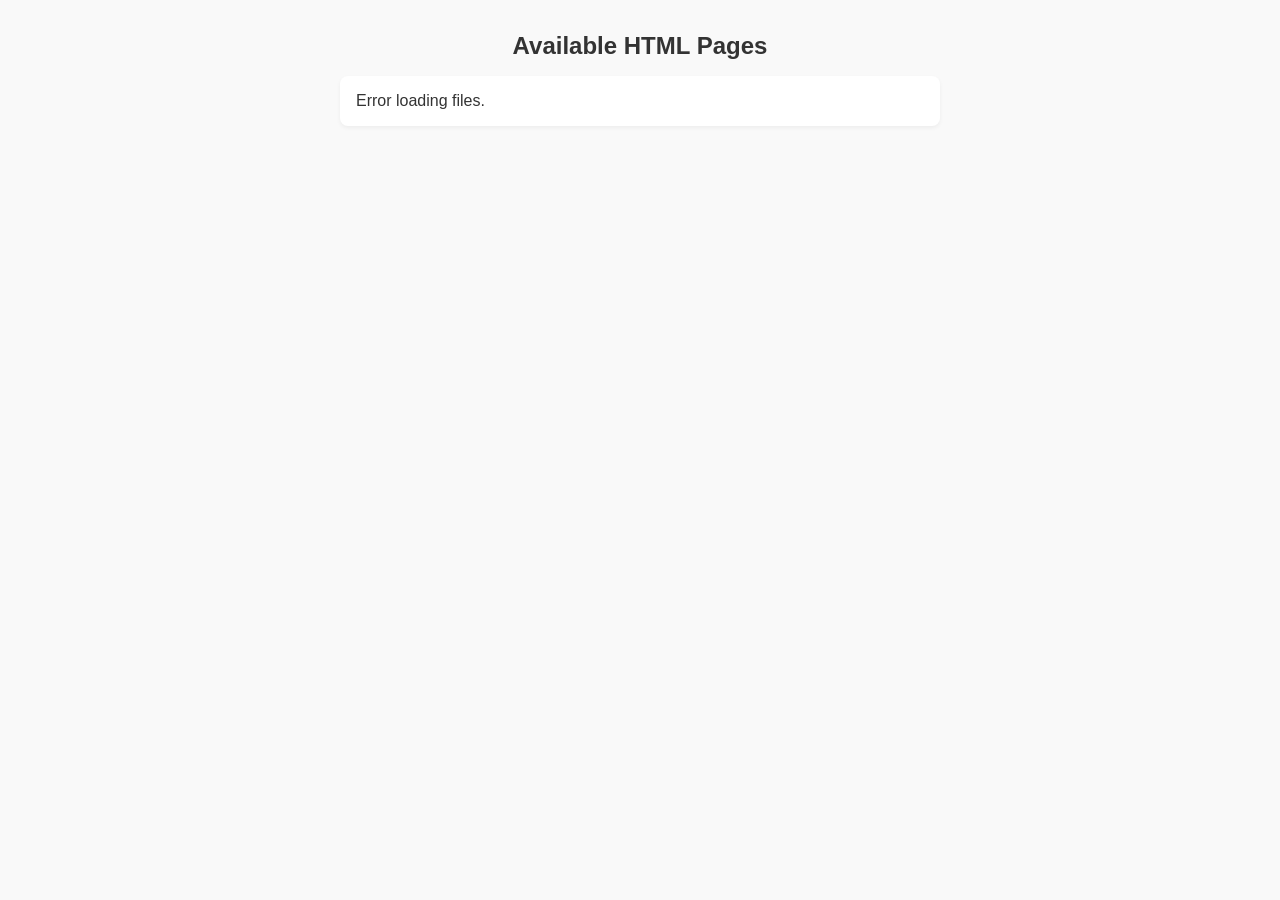
<file: index.html>
<!DOCTYPE html>
<html lang="en">
<head>
  <meta charset="UTF-8" />
  <meta name="viewport" content="width=device-width, initial-scale=1.0" />
  <title>HTML File Index</title>
  <style>
    body {
      font-family: sans-serif;
      margin: 0;
      padding: 1rem;
      background-color: #f9f9f9;
      color: #333;
    }
    h1 {
      font-size: 1.5rem;
      text-align: center;
    }
    ul {
      list-style: none;
      padding: 0;
      margin-top: 1rem;
    }
    li {
      background: #fff;
      margin: 0.5rem 0;
      padding: 1rem;
      border-radius: 8px;
      box-shadow: 0 2px 4px rgba(0,0,0,0.05);
    }
    a {
      color: #0066cc;
      text-decoration: none;
      font-weight: bold;
      word-wrap: break-word;
    }
    a:hover {
      text-decoration: underline;
    }
    @media (min-width: 600px) {
      body {
        max-width: 600px;
        margin: auto;
      }
    }
  </style>
</head>
<body>
  <h1>Available HTML Pages</h1>
  <ul id="file-list">
    <li>Loading files...</li>
  </ul>

    <script>
    const user = 'barinboim'; 
    const repo = 'brnbm';
    const branch = 'main';

    async function loadFiles() {
      try {
        const res = await fetch(`https://api.github.com/repos/${user}/${repo}/contents/`);
        const files = await res.json();
        const list = document.getElementById('file-list');
        list.innerHTML = ''; // Clear "Loading..."

        const htmlFiles = files.filter(file => file.name.endsWith('.html'));

        if (htmlFiles.length === 0) {
          list.innerHTML = '<li>No HTML files found in the root directory.</li>';
          return;
        }

        htmlFiles.forEach(file => {
          const li = document.createElement('li');
          const a = document.createElement('a');
          a.href = file.name;
          a.textContent = file.name;
          li.appendChild(a);
          list.appendChild(li);
        });
      } catch (error) {
        document.getElementById('file-list').innerHTML = '<li>Error loading files.</li>';
        console.error('GitHub API error:', error);
      }
    }

    loadFiles();
  </script>
</body>
</html>
</file>
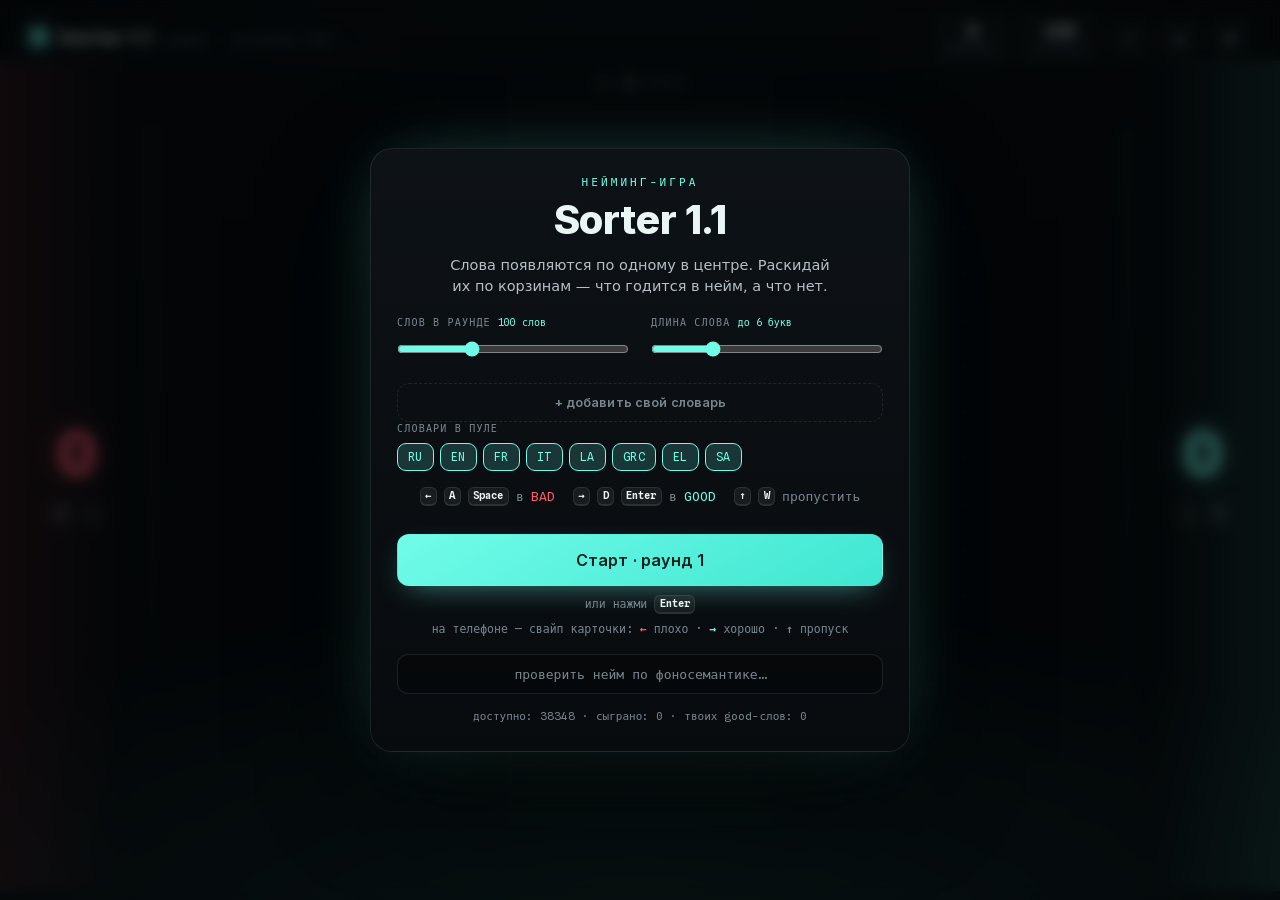
<file: sorter/index.html>
<!doctype html>
<html lang="ru">
<head>
  <meta charset="utf-8">
  <meta name="viewport" content="width=device-width, initial-scale=1, maximum-scale=1">
  <title>Sorter 1.1</title>
  <link rel="stylesheet" href="assets/fonts/fonts.css">
  <link rel="stylesheet" href="style.css">
</head>
<body>
  <div class="grid-bg" aria-hidden="true"></div>

  <!-- ШАПКА -->
  <header id="topbar">
    <div class="brand">
      <span class="mark" aria-hidden="true"></span>
      <span class="wordmark">Sorter 1.1</span>
      <span class="sub">нейминг · сортировка слов</span>
    </div>
    <div class="counters" id="counters">
      <div class="chip ghost"><b id="cPlayed">0</b><span>сыграно</span></div>
      <div class="chip ghost"><b id="cLeft">100</b><span>осталось</span></div>
      <button class="iconbtn" id="btnFinish" title="Завершить раунд → к комментариям">✓</button>
      <button class="iconbtn" id="btnRestart" title="Начать раунд заново">↻</button>
      <button class="iconbtn" id="btnMenu" title="Меню">≡</button>
    </div>
    <div class="progress"><i id="progressBar"></i></div>
  </header>

  <!-- ИГРА -->
  <main id="game" class="screen">
    <div class="lane">
      <aside class="basket bad" id="basketBad">
        <div class="bcount" id="badCount">0</div>
        <div class="bkey"><kbd>A</kbd><kbd>←</kbd></div>
      </aside>

      <div class="playfield" id="playfield">
        <div class="skiphint"><kbd>↑</kbd><kbd>W</kbd> SKIP</div>
        <div class="streak" id="streak"></div>
        <div class="leaders" id="leaders"></div>
        <!-- карточки инжектятся сюда -->
      </div>

      <aside class="basket good" id="basketGood">
        <div class="bcount" id="goodCount">0</div>
        <div class="bkey"><kbd>→</kbd><kbd>D</kbd></div>
      </aside>
    </div>
  </main>

  <!-- ИТОГИ -->
  <section id="results" class="screen hidden">
    <div class="results-head">
      <h2 id="resTitle">Итоги раунда</h2>
      <div class="results-actions">
        <div class="resview">
          <button class="modebtn on" id="viewRound">этот раунд</button>
          <button class="modebtn" id="viewAll">за всё время</button>
        </div>
        <button class="btn" id="btnExport">Экспорт .txt</button>
        <button class="btn fusion" id="btnForgeRound">✦ Fusion!</button>
        <button class="btn primary" id="btnNewRound">Новый раунд</button>
      </div>
    </div>
    <div class="results-cols">
      <div class="rescol good">
        <header><span class="dot"></span>GOOD <b id="resGoodCount">0</b></header>
        <div class="reslist" id="resGood"></div>
      </div>
      <div class="rescol bad">
        <header><span class="dot"></span>BAD <b id="resBadCount">0</b></header>
        <div class="reslist" id="resBad"></div>
      </div>
    </div>
  </section>

  <!-- СТАРТ / ЗАГРУЗКА -->
  <div id="startOverlay" class="overlay">
    <div class="panel start">
      <div class="kicker">нейминг-игра</div>
      <h1>Sorter 1.1</h1>

      <div id="loading" class="loading">
        <div class="spinner"></div>
        <div class="loadtext">Загрузка словарей… <b id="loadCount">0 / 8</b></div>
        <div class="loadbar"><i id="loadBar"></i></div>
      </div>

      <div id="startReady" class="hidden">
        <p class="lede">Слова появляются по одному в центре. Раскидай их по корзинам — что годится в нейм, а что нет.</p>

        <div class="setrow">
          <div class="setcell">
            <label>Слов в раунде <span class="val" id="roundVal"></span></label>
            <input type="range" id="roundSize" min="10" max="300" step="10">
          </div>
          <div class="setcell">
            <label>Длина слова <span class="val" id="lenVal"></span></label>
            <input type="range" id="lenMax" min="2" max="18" step="1">
          </div>
        </div>

        <button class="btn addict" id="btnAddDictStart">+ добавить свой словарь</button>

        <div class="startlangs">
          <label>Словари в пуле</label>
          <div class="langmini" id="startLangs"></div>
        </div>

        <div class="legend">
          <div><kbd>←</kbd><kbd>A</kbd><kbd>Space</kbd> в <span class="bad-t">BAD</span></div>
          <div><kbd>→</kbd><kbd>D</kbd><kbd>Enter</kbd> в <span class="good-t">GOOD</span></div>
          <div><kbd>↑</kbd><kbd>W</kbd> пропустить</div>
        </div>

        <button class="btn primary big" id="btnStart" disabled>Старт</button>
        <div class="starthint">или нажми <kbd>Enter</kbd></div>
        <div class="starthint">на телефоне — свайп карточки: <b class="bad-t">←</b> плохо · <b class="good-t">→</b> хорошо · <b>↑</b> пропуск</div>

        <div class="neim">
          <input type="text" id="neimInput" placeholder="проверить нейм по фоносемантике…" autocomplete="off" autocapitalize="off" spellcheck="false">
          <div class="neimres" id="neimResult"></div>
        </div>

        <div class="poolinfo" id="poolInfo"></div>
      </div>
    </div>
  </div>

  <!-- МЕНЮ -->
  <div id="menuOverlay" class="overlay hidden">
    <div class="panel menu">
      <div class="panel-head">
        <h2>Настройки</h2>
        <button class="iconbtn" id="btnCloseMenu" title="Закрыть">✕</button>
      </div>

      <div class="field">
        <label>Языки в пуле</label>
        <div class="langs" id="langToggles"></div>
      </div>

      <div class="field">
        <label>Свои словари <span class="val" id="customInfo"></span></label>
        <div id="dictList" class="dictlist"></div>
        <div class="cust-row">
          <label class="btn filebtn">Добавить .txt<input type="file" id="customFile" accept=".txt,text/plain" multiple hidden></label>
          <button class="btn" id="btnLlmPrompt">Промпт для LLM</button>
        </div>
        <div id="pasteBox">
          <input type="text" id="pasteName" class="neim-in" placeholder="название словаря" autocomplete="off">
          <textarea id="customText" placeholder="слова по одному на строку"></textarea>
          <button class="btn" id="btnSavePaste">Добавить словарь</button>
        </div>
        <p class="hint">Каждый словарь — отдельный «язык» ✎ в «Языки в пуле»: миксуй или включай по одному.</p>
      </div>

      <div class="field">
        <label>Адаптивный подбор <span class="val" id="adaptInfo"></span></label>
        <div class="langs"><button class="lang" id="adaptToggle"><span class="tag">ВКУС</span> учить мой вкус</button></div>
        <input type="range" id="focus" min="1" max="10" step="1" style="margin-top:12px">
        <div class="rng-ends"><span>разведка</span><span>фокус</span></div>
        <div class="hist-row" style="margin-top:10px">
          <span id="tasteInfo" class="muted">—</span>
          <button class="btn danger" id="btnResetTaste">Сбросить вкус</button>
        </div>
        <p class="hint">Учится на good/bad по фоносемантике Журавлёва — какие качества (светлый, нежный, сильный…) ты предпочитаешь. Разведка = больше случайности, фокус = плотнее по вкусу.</p>
        <div class="qhead">Лидеры / мой набор: <span id="leadersNow" class="qlead">учится…</span><button class="qclear" id="btnClearQ">сбросить</button></div>
        <div class="qpick" id="qpick"></div>
        <p class="hint">Подсвечены качества-лидеры. Кликни любые — задашь свой набор вручную (перебьёт выученное).</p>
      </div>

      <div class="field">
        <label>Проверить нейм по фоносемантике</label>
        <input type="text" id="neimInput2" class="neim-in" placeholder="введи имя…" autocomplete="off" autocapitalize="off" spellcheck="false">
        <div class="neimres" id="neimResult2"></div>
      </div>

      <div class="field">
        <label>Скорость анимации <span class="val" id="animVal"></span></label>
        <input type="range" id="animSpeed" min="1" max="10" step="1">
        <div class="rng-ends"><span>нормальная</span><span>супер-быстро</span></div>
      </div>

      <div class="field">
        <label>История</label>
        <div class="hist-row">
          <span id="playedInfo" class="muted">—</span>
          <button class="btn danger" id="btnResetHistory">Сбросить историю</button>
        </div>
        <p class="hint">Сброс вернёт уже сыгранные слова обратно в пул. «За всё время» и вкус не тронутся.</p>
        <div class="hist-row" style="margin-top:12px">
          <span id="alltimeInfo" class="muted">—</span>
          <button class="btn danger" id="btnResetAllTime">Очистить «за всё время»</button>
        </div>
        <p class="hint">Удалит накопленный список good/bad «за всё время» вместе с комментариями. Сыгранные слова и вкус останутся.</p>
      </div>

      <div class="field">
        <button class="btn" id="btnCloseMenu2">Готово</button>
      </div>
    </div>
  </div>

  <script src="phono.js"></script>
  <script src="game.js"></script>
</body>
</html>
</file>
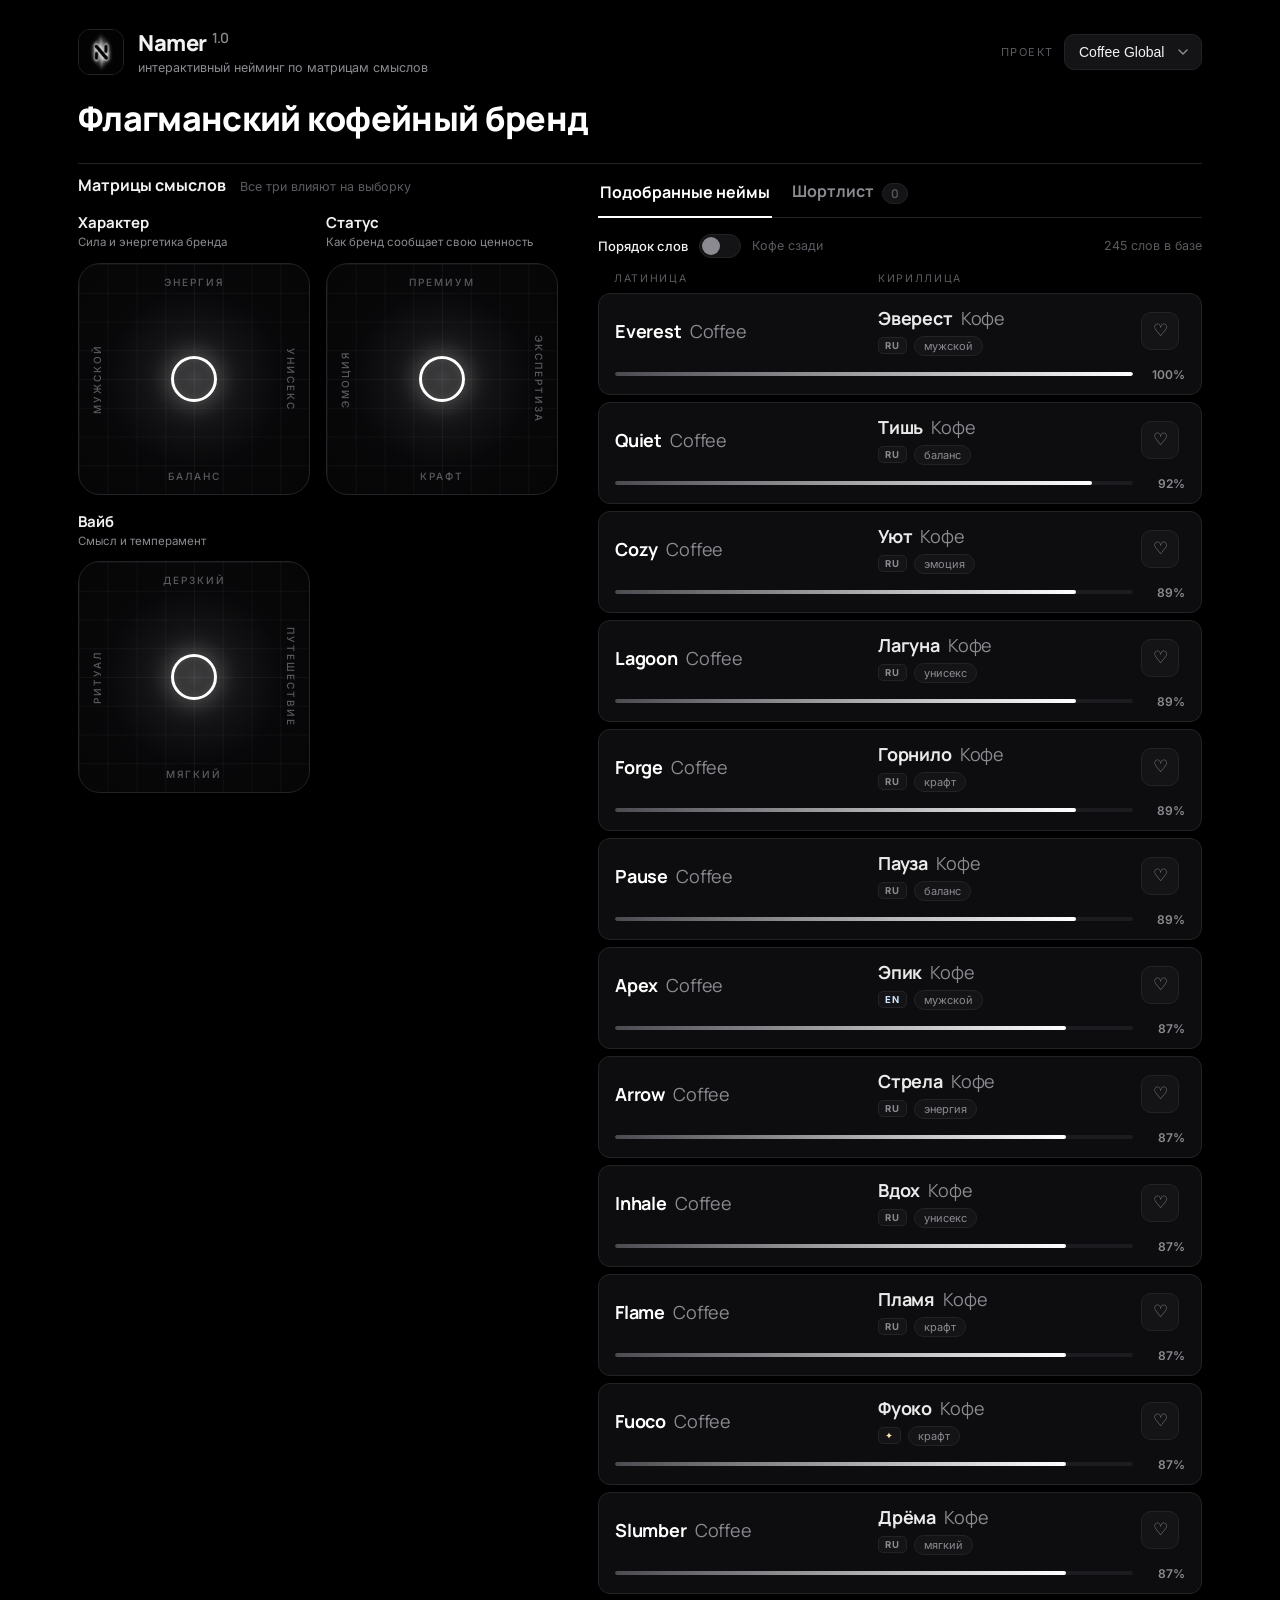
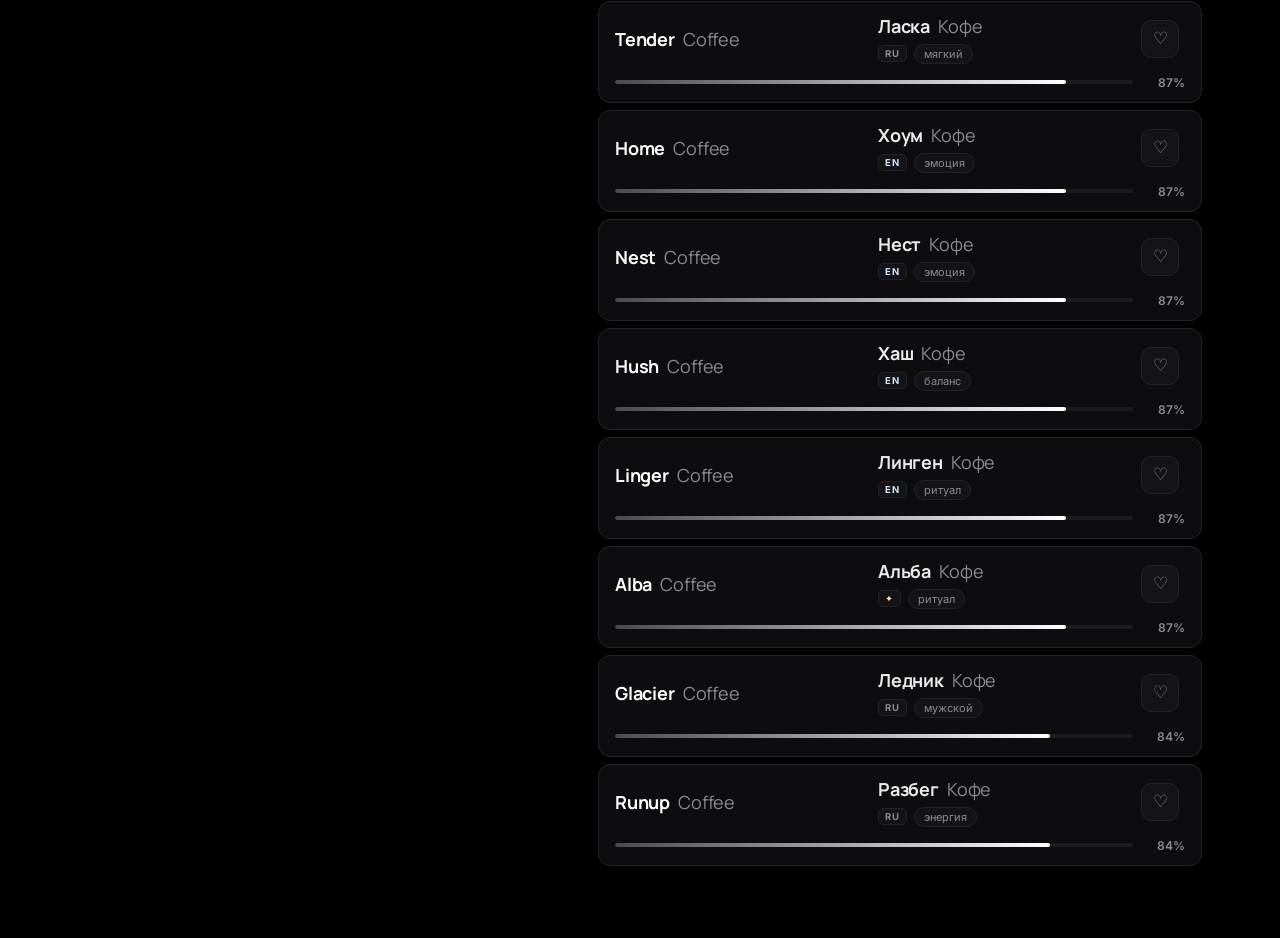
<file: namer/coffee-global/index.html>
<!DOCTYPE html>
<html lang="ru">
<head>
  <meta charset="UTF-8" />
  <meta name="viewport" content="width=device-width, initial-scale=1.0" />
  <title>Namer — интерактивный нейминг</title>
  <link rel="preconnect" href="https://fonts.googleapis.com" />
  <link rel="preconnect" href="https://fonts.gstatic.com" crossorigin />
  <link href="https://fonts.googleapis.com/css2?family=Inter:wght@300;400;500;600;700&family=Manrope:wght@400;500;600;700;800&display=swap" rel="stylesheet" />
  <link rel="stylesheet" href="styles.css" />
</head>
<body>
  <div id="app">
    <!-- UI рендерится из src/ui.js -->
  </div>

  <!-- Реестр и данные проектов (classic scripts, без сборки — открывается по двойному клику) -->
  <script src="data/registry.js"></script>
  <script src="data/coffee-global.js"></script>

  <!-- Движок и интерфейс -->
  <script src="src/engine.js"></script>
  <script src="src/ui.js"></script>
  <script src="src/main.js"></script>
</body>
</html>
</file>
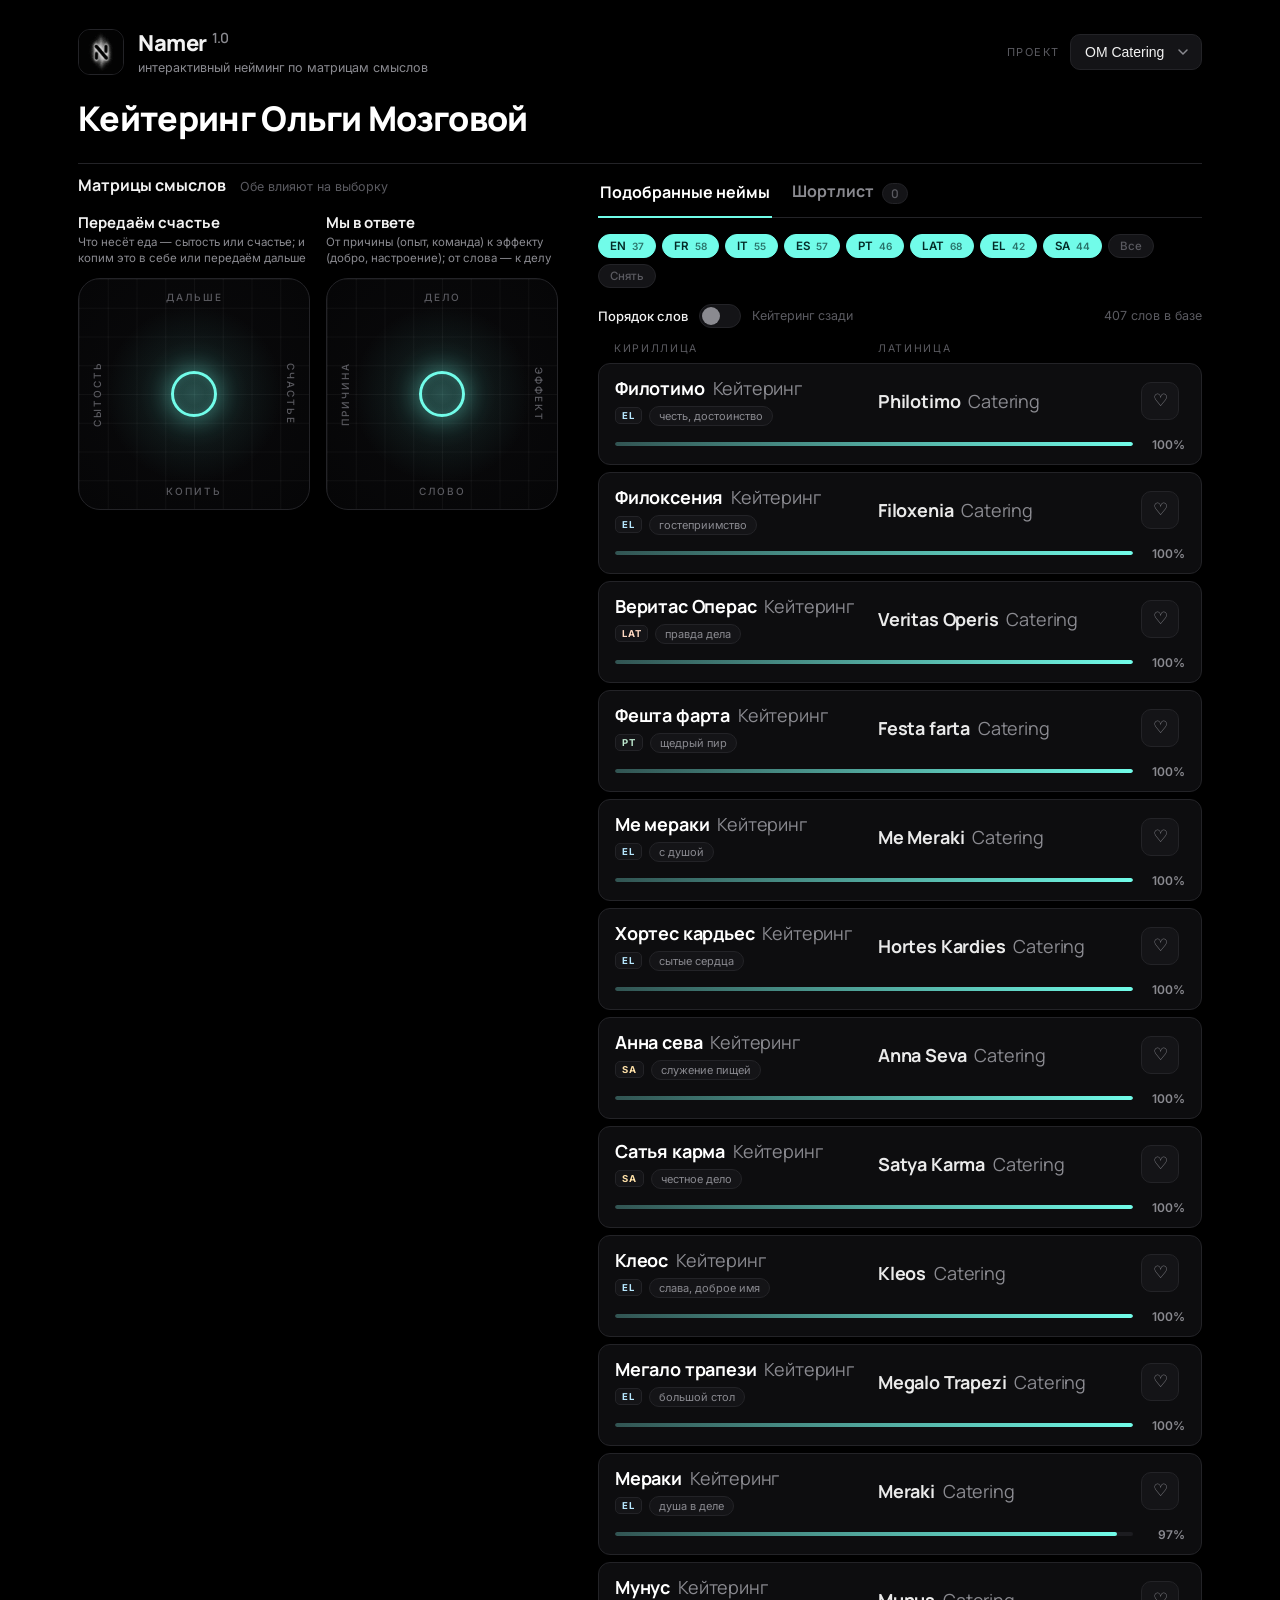
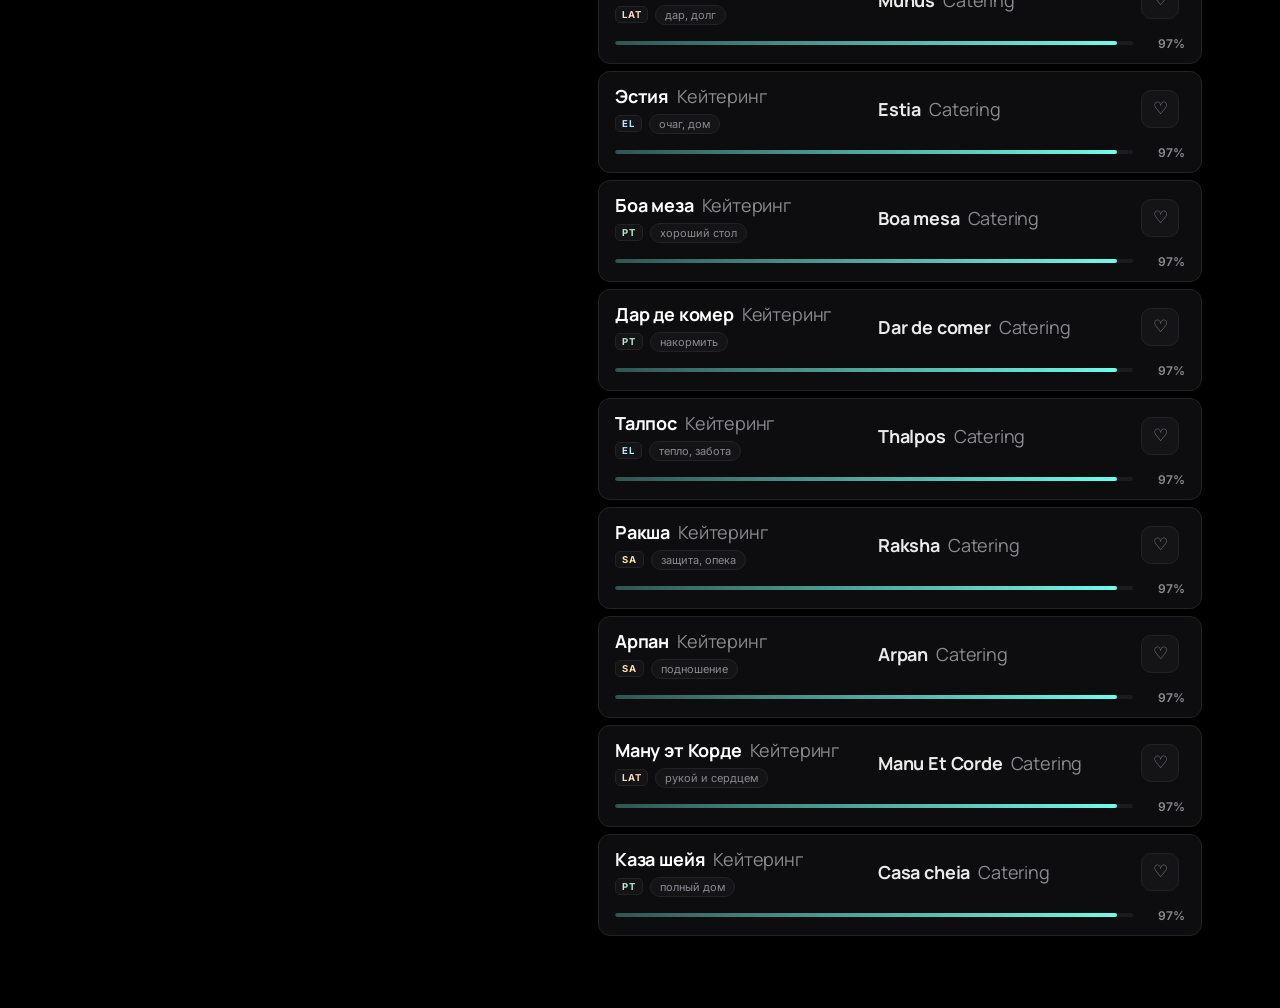
<file: namer/om-catering/index.html>
<!DOCTYPE html>
<html lang="ru">
<head>
  <meta charset="UTF-8" />
  <meta name="viewport" content="width=device-width, initial-scale=1.0" />
  <title>OM Catering — нейминг по матрицам смыслов</title>
  <link rel="preconnect" href="https://fonts.googleapis.com" />
  <link rel="preconnect" href="https://fonts.gstatic.com" crossorigin />
  <link href="https://fonts.googleapis.com/css2?family=Inter:wght@300;400;500;600;700&family=Manrope:wght@400;500;600;700;800&display=swap" rel="stylesheet" />
  <link rel="stylesheet" href="styles.css" />
</head>
<body>
  <div id="app">
    <!-- UI рендерится из src/ui.js -->
  </div>

  <!-- Реестр и данные проектов (classic scripts, без сборки — открывается по двойному клику) -->
  <script src="data/registry.js"></script>
  <script src="data/om-catering.js"></script>

  <!-- Движок и интерфейс -->
  <script src="src/engine.js"></script>
  <script src="src/ui.js"></script>
  <script src="src/main.js"></script>
</body>
</html>
</file>
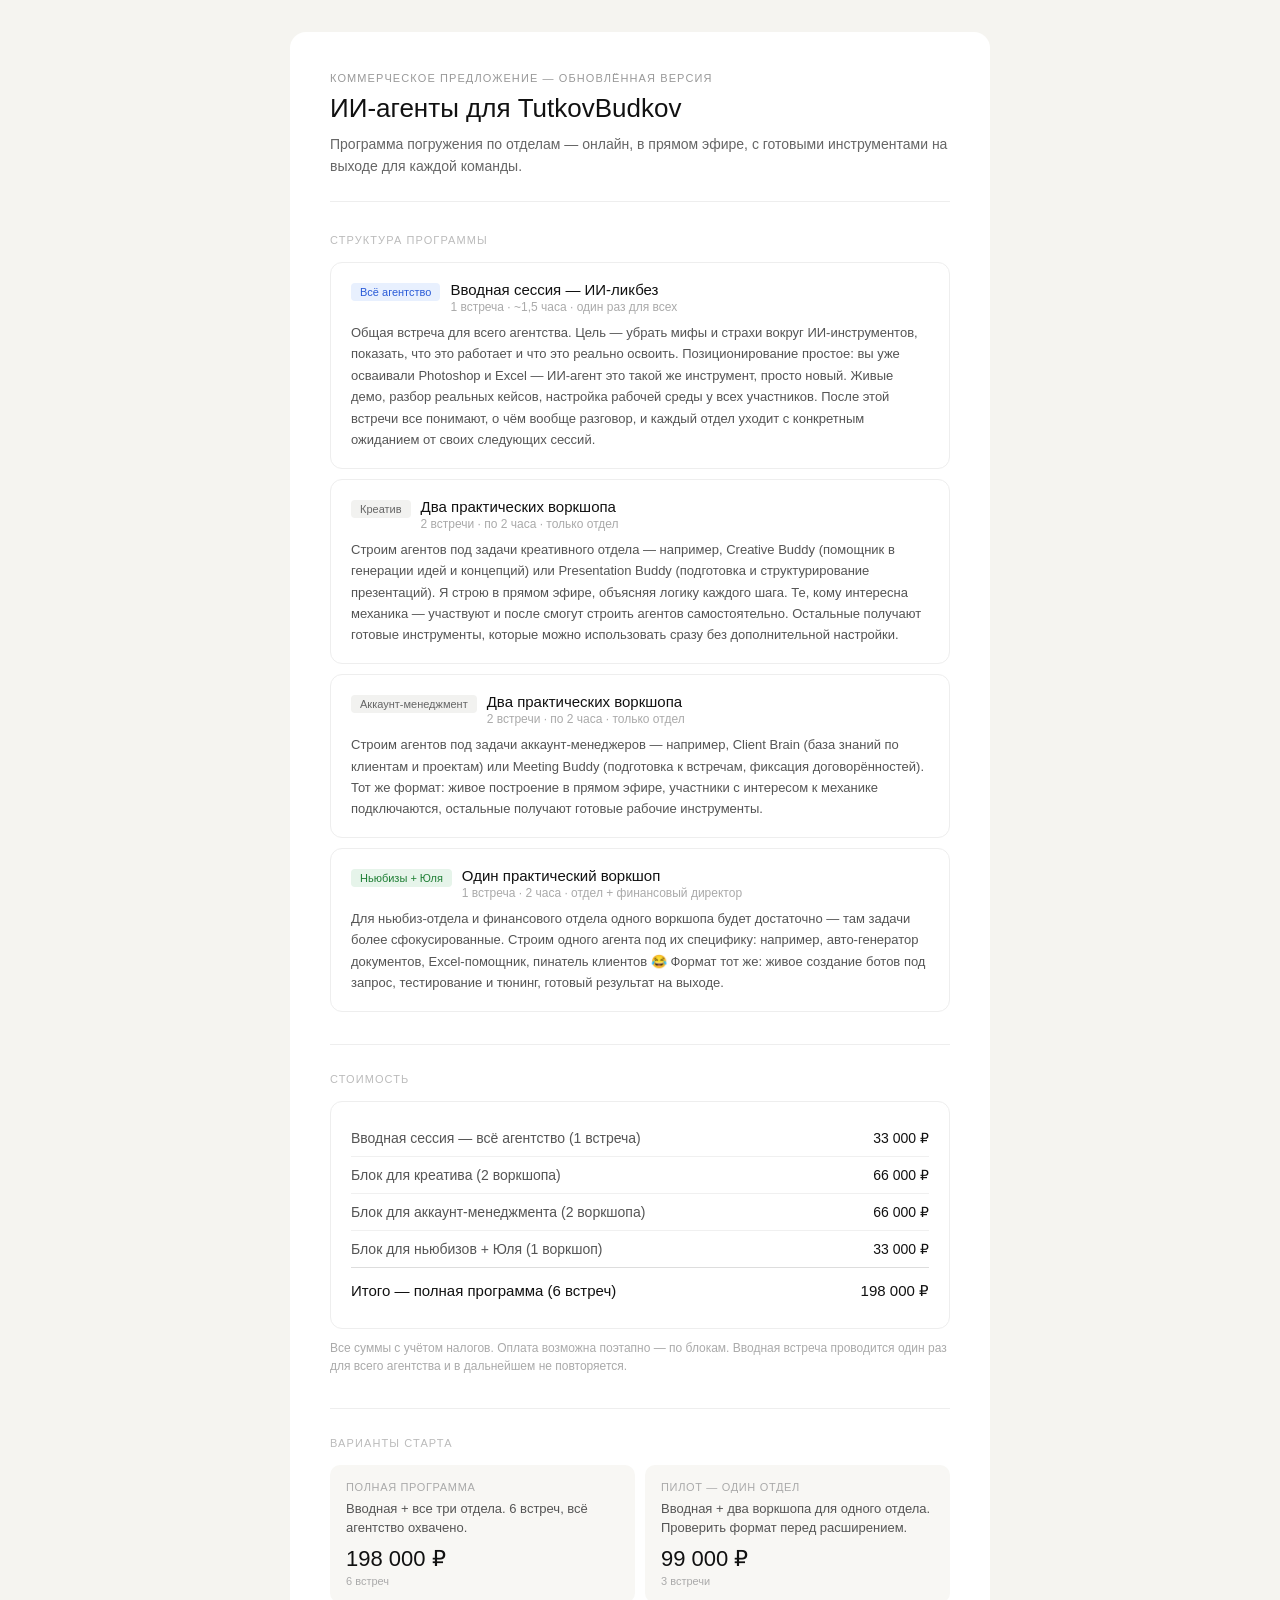
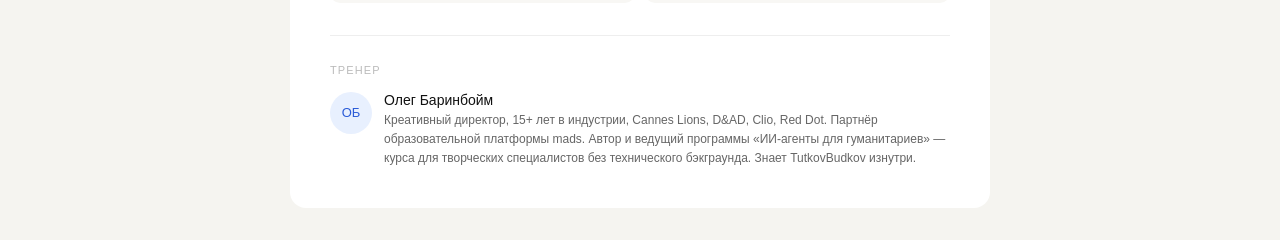
<file: kp-oleg-tb.html>
<!DOCTYPE html>
<html lang="ru">
<head>
<meta charset="UTF-8">
<meta name="viewport" content="width=device-width, initial-scale=1.0">
<title>КП — ИИ-агенты для TutkovBudkov</title>
<style>
  * { box-sizing: border-box; margin: 0; padding: 0; }
  body { font-family: -apple-system, BlinkMacSystemFont, 'Segoe UI', sans-serif; background: #f5f4f0; padding: 2rem 1rem; }
  .kp { max-width: 700px; margin: 0 auto; background: #fff; border-radius: 16px; padding: 2.5rem; }
  .kp-tag { font-size: 11px; font-weight: 500; letter-spacing: 0.1em; text-transform: uppercase; color: #999; margin-bottom: 0.5rem; }
  .kp-title { font-size: 26px; font-weight: 500; color: #111; line-height: 1.25; margin-bottom: 0.5rem; }
  .kp-sub { font-size: 14px; color: #666; line-height: 1.6; }
  hr { border: none; border-top: 1px solid #eee; margin: 1.75rem 0; }
  .section-label { font-size: 11px; font-weight: 500; letter-spacing: 0.1em; text-transform: uppercase; color: #bbb; margin-bottom: 1rem; }
  .block { border: 1px solid #eee; border-radius: 12px; padding: 1.1rem 1.25rem; margin-bottom: 10px; }
  .block-head { display: flex; align-items: flex-start; gap: 10px; margin-bottom: 8px; }
  .block-badge { font-size: 11px; font-weight: 500; padding: 3px 9px; border-radius: 4px; white-space: nowrap; flex-shrink: 0; margin-top: 2px; }
  .badge-all { background: #e8f0fe; color: #2a5bd7; }
  .badge-dept { background: #f2f2f0; color: #666; }
  .badge-new { background: #e6f4ea; color: #1e7e34; }
  .block-title { font-size: 15px; font-weight: 500; color: #111; }
  .block-meta { font-size: 12px; color: #aaa; margin-top: 2px; }
  .block-body { font-size: 13px; color: #555; line-height: 1.65; }
  .price-wrap { border: 1px solid #eee; border-radius: 12px; padding: 1.1rem 1.25rem; }
  table.price-table { width: 100%; border-collapse: collapse; }
  .price-table tr { border-bottom: 1px solid #f0f0f0; }
  .price-table tr:last-child { border-bottom: none; }
  .price-table td { padding: 10px 0; font-size: 14px; color: #555; vertical-align: middle; }
  .price-table td:last-child { text-align: right; font-weight: 500; color: #111; white-space: nowrap; }
  .price-table .total-row td { color: #111; font-weight: 500; padding-top: 14px; font-size: 15px; border-top: 1px solid #ddd; border-bottom: none; }
  .note { font-size: 12px; color: #aaa; line-height: 1.55; margin-top: 10px; }
  .scenario-grid { display: grid; grid-template-columns: 1fr 1fr; gap: 10px; }
  .scenario { background: #f8f7f4; border-radius: 10px; padding: 1rem; }
  .sc-label { font-size: 11px; font-weight: 500; letter-spacing: 0.06em; color: #aaa; margin-bottom: 6px; text-transform: uppercase; }
  .sc-desc { font-size: 13px; color: #555; line-height: 1.5; margin-bottom: 8px; }
  .sc-price { font-size: 22px; font-weight: 500; color: #111; }
  .sc-note { font-size: 11px; color: #aaa; margin-top: 3px; }
  .trainer { display: flex; gap: 12px; align-items: flex-start; }
  .trainer-av { width: 42px; height: 42px; border-radius: 50%; background: #e8f0fe; display: flex; align-items: center; justify-content: center; font-size: 13px; font-weight: 500; color: #2a5bd7; flex-shrink: 0; }
  .trainer-name { font-size: 14px; font-weight: 500; color: #111; }
  .trainer-bio { font-size: 12px; color: #666; line-height: 1.6; margin-top: 3px; }
</style>
</head>
<body>
<div class="kp">

  <div style="border-bottom: 1px solid #eee; padding-bottom: 1.5rem; margin-bottom: 2rem;">
    <div class="kp-tag">Коммерческое предложение — обновлённая версия</div>
    <div class="kp-title">ИИ-агенты для TutkovBudkov</div>
    <div class="kp-sub">Программа погружения по отделам — онлайн, в прямом эфире, с готовыми инструментами на выходе для каждой команды.</div>
  </div>

  <div style="margin-bottom: 2rem;">
    <div class="section-label">Структура программы</div>

    <div class="block">
      <div class="block-head">
        <span class="block-badge badge-all">Всё агентство</span>
        <div>
          <div class="block-title">Вводная сессия — ИИ-ликбез</div>
          <div class="block-meta">1 встреча · ~1,5 часа · один раз для всех</div>
        </div>
      </div>
      <div class="block-body">Общая встреча для всего агентства. Цель — убрать мифы и страхи вокруг ИИ-инструментов, показать, что это работает и что это реально освоить. Позиционирование простое: вы уже осваивали Photoshop и Excel — ИИ-агент это такой же инструмент, просто новый. Живые демо, разбор реальных кейсов, настройка рабочей среды у всех участников. После этой встречи все понимают, о чём вообще разговор, и каждый отдел уходит с конкретным ожиданием от своих следующих сессий.</div>
    </div>

    <div class="block">
      <div class="block-head">
        <span class="block-badge badge-dept">Креатив</span>
        <div>
          <div class="block-title">Два практических воркшопа</div>
          <div class="block-meta">2 встречи · по 2 часа · только отдел</div>
        </div>
      </div>
      <div class="block-body">Строим агентов под задачи креативного отдела — например, Creative Buddy (помощник в генерации идей и концепций) или Presentation Buddy (подготовка и структурирование презентаций). Я строю в прямом эфире, объясняя логику каждого шага. Те, кому интересна механика — участвуют и после смогут строить агентов самостоятельно. Остальные получают готовые инструменты, которые можно использовать сразу без дополнительной настройки.</div>
    </div>

    <div class="block">
      <div class="block-head">
        <span class="block-badge badge-dept">Аккаунт-менеджмент</span>
        <div>
          <div class="block-title">Два практических воркшопа</div>
          <div class="block-meta">2 встречи · по 2 часа · только отдел</div>
        </div>
      </div>
      <div class="block-body">Строим агентов под задачи аккаунт-менеджеров — например, Client Brain (база знаний по клиентам и проектам) или Meeting Buddy (подготовка к встречам, фиксация договорённостей). Тот же формат: живое построение в прямом эфире, участники с интересом к механике подключаются, остальные получают готовые рабочие инструменты.</div>
    </div>

    <div class="block">
      <div class="block-head">
        <span class="block-badge badge-new">Ньюбизы + Юля</span>
        <div>
          <div class="block-title">Один практический воркшоп</div>
          <div class="block-meta">1 встреча · 2 часа · отдел + финансовый директор</div>
        </div>
      </div>
      <div class="block-body">Для ньюбиз-отдела и финансового отдела одного воркшопа будет достаточно — там задачи более сфокусированные. Строим одного агента под их специфику: например, авто-генератор документов, Excel-помощник, пинатель клиентов 😂 Формат тот же: живое создание ботов под запрос, тестирование и тюнинг, готовый результат на выходе.</div>
    </div>
  </div>

  <hr>

  <div style="margin-bottom: 2rem;">
    <div class="section-label">Стоимость</div>
    <div class="price-wrap">
      <table class="price-table">
        <tr><td>Вводная сессия — всё агентство (1 встреча)</td><td>33 000 ₽</td></tr>
        <tr><td>Блок для креатива (2 воркшопа)</td><td>66 000 ₽</td></tr>
        <tr><td>Блок для аккаунт-менеджмента (2 воркшопа)</td><td>66 000 ₽</td></tr>
        <tr><td>Блок для ньюбизов + Юля (1 воркшоп)</td><td>33 000 ₽</td></tr>
        <tr class="total-row"><td>Итого — полная программа (6 встреч)</td><td>198 000 ₽</td></tr>
      </table>
    </div>
    <div class="note">Все суммы с учётом налогов. Оплата возможна поэтапно — по блокам. Вводная встреча проводится один раз для всего агентства и в дальнейшем не повторяется.</div>
  </div>

  <hr>

  <div style="margin-bottom: 2rem;">
    <div class="section-label">Варианты старта</div>
    <div class="scenario-grid">
      <div class="scenario">
        <div class="sc-label">Полная программа</div>
        <div class="sc-desc">Вводная + все три отдела. 6 встреч, всё агентство охвачено.</div>
        <div class="sc-price">198 000 ₽</div>
        <div class="sc-note">6 встреч</div>
      </div>
      <div class="scenario">
        <div class="sc-label">Пилот — один отдел</div>
        <div class="sc-desc">Вводная + два воркшопа для одного отдела. Проверить формат перед расширением.</div>
        <div class="sc-price">99 000 ₽</div>
        <div class="sc-note">3 встречи</div>
      </div>
    </div>
  </div>

  <hr>

  <div>
    <div class="section-label">Тренер</div>
    <div class="trainer">
      <div class="trainer-av">ОБ</div>
      <div>
        <div class="trainer-name">Олег Баринбойм</div>
        <div class="trainer-bio">Креативный директор, 15+ лет в индустрии, Cannes Lions, D&AD, Clio, Red Dot. Партнёр образовательной платформы mads. Автор и ведущий программы «ИИ-агенты для гуманитариев» — курса для творческих специалистов без технического бэкграунда. Знает TutkovBudkov изнутри.</div>
      </div>
    </div>
  </div>

</div>
</body>
</html>
</file>
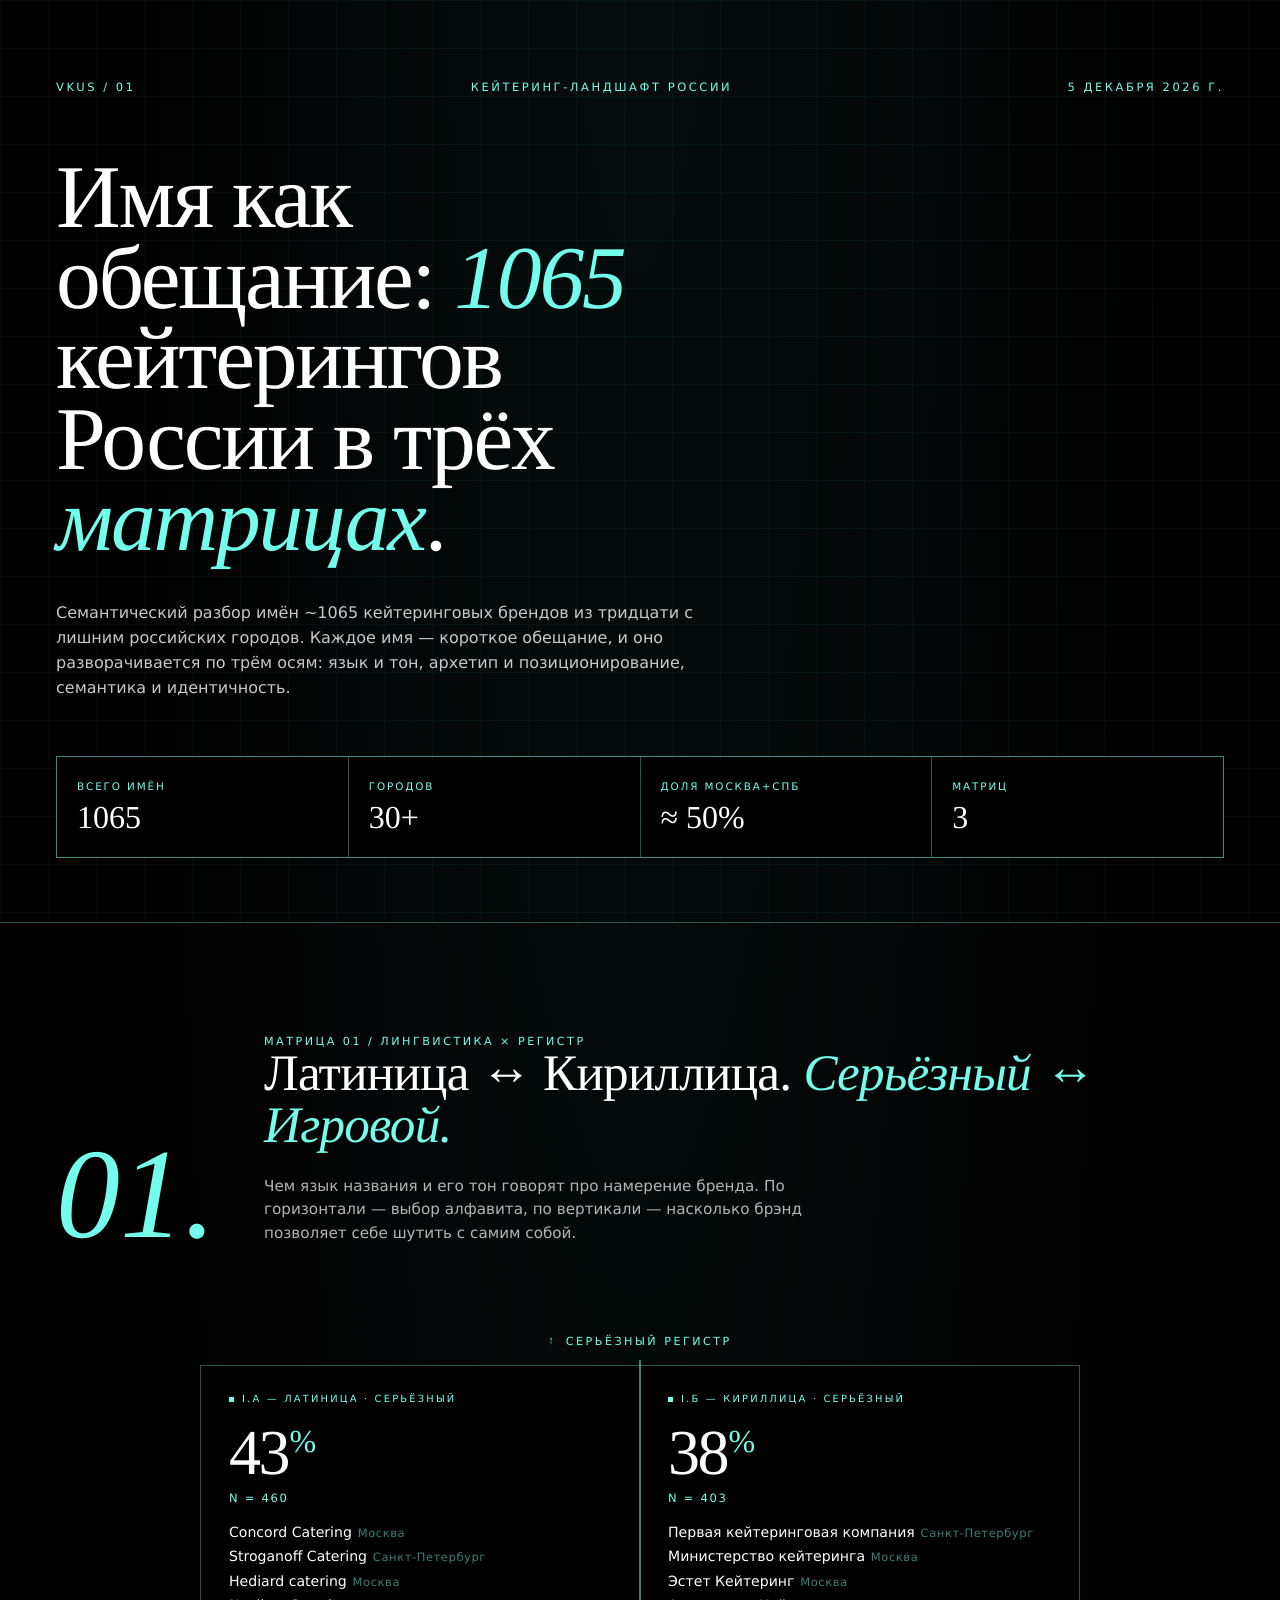
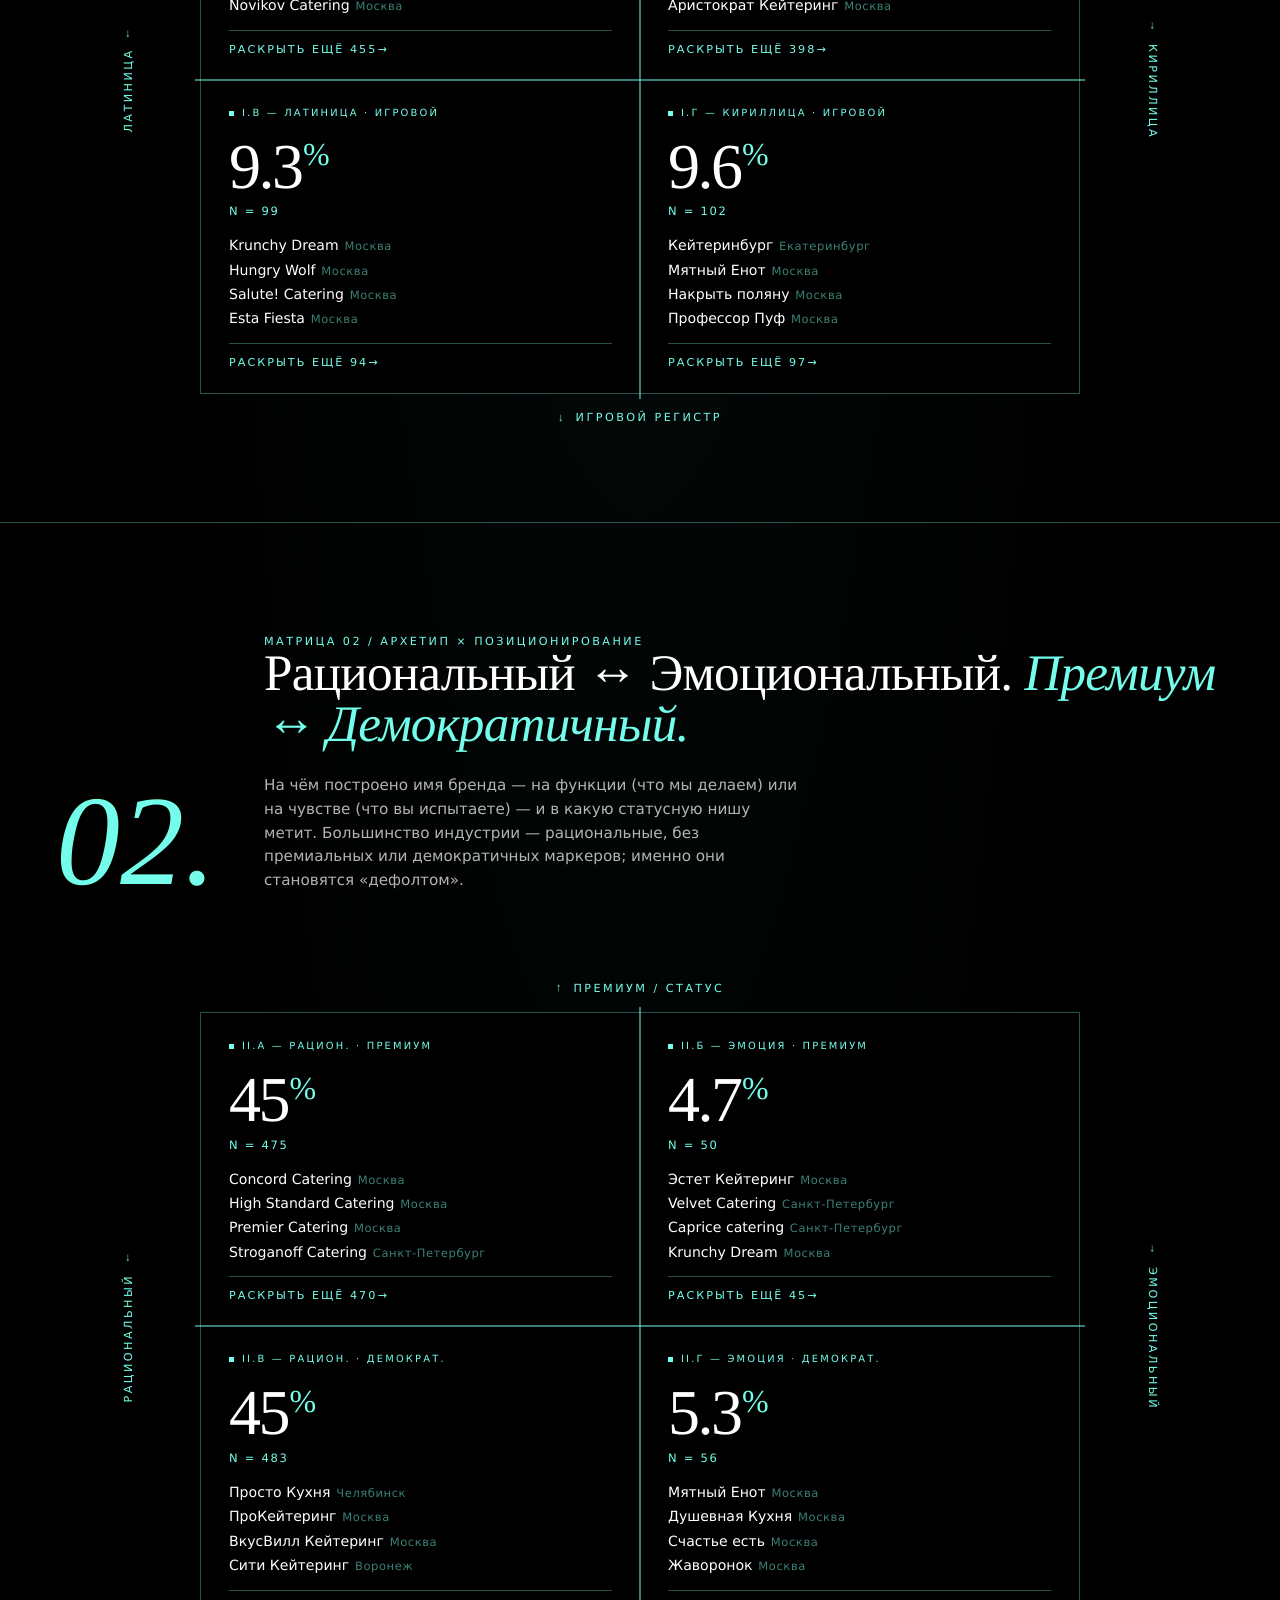
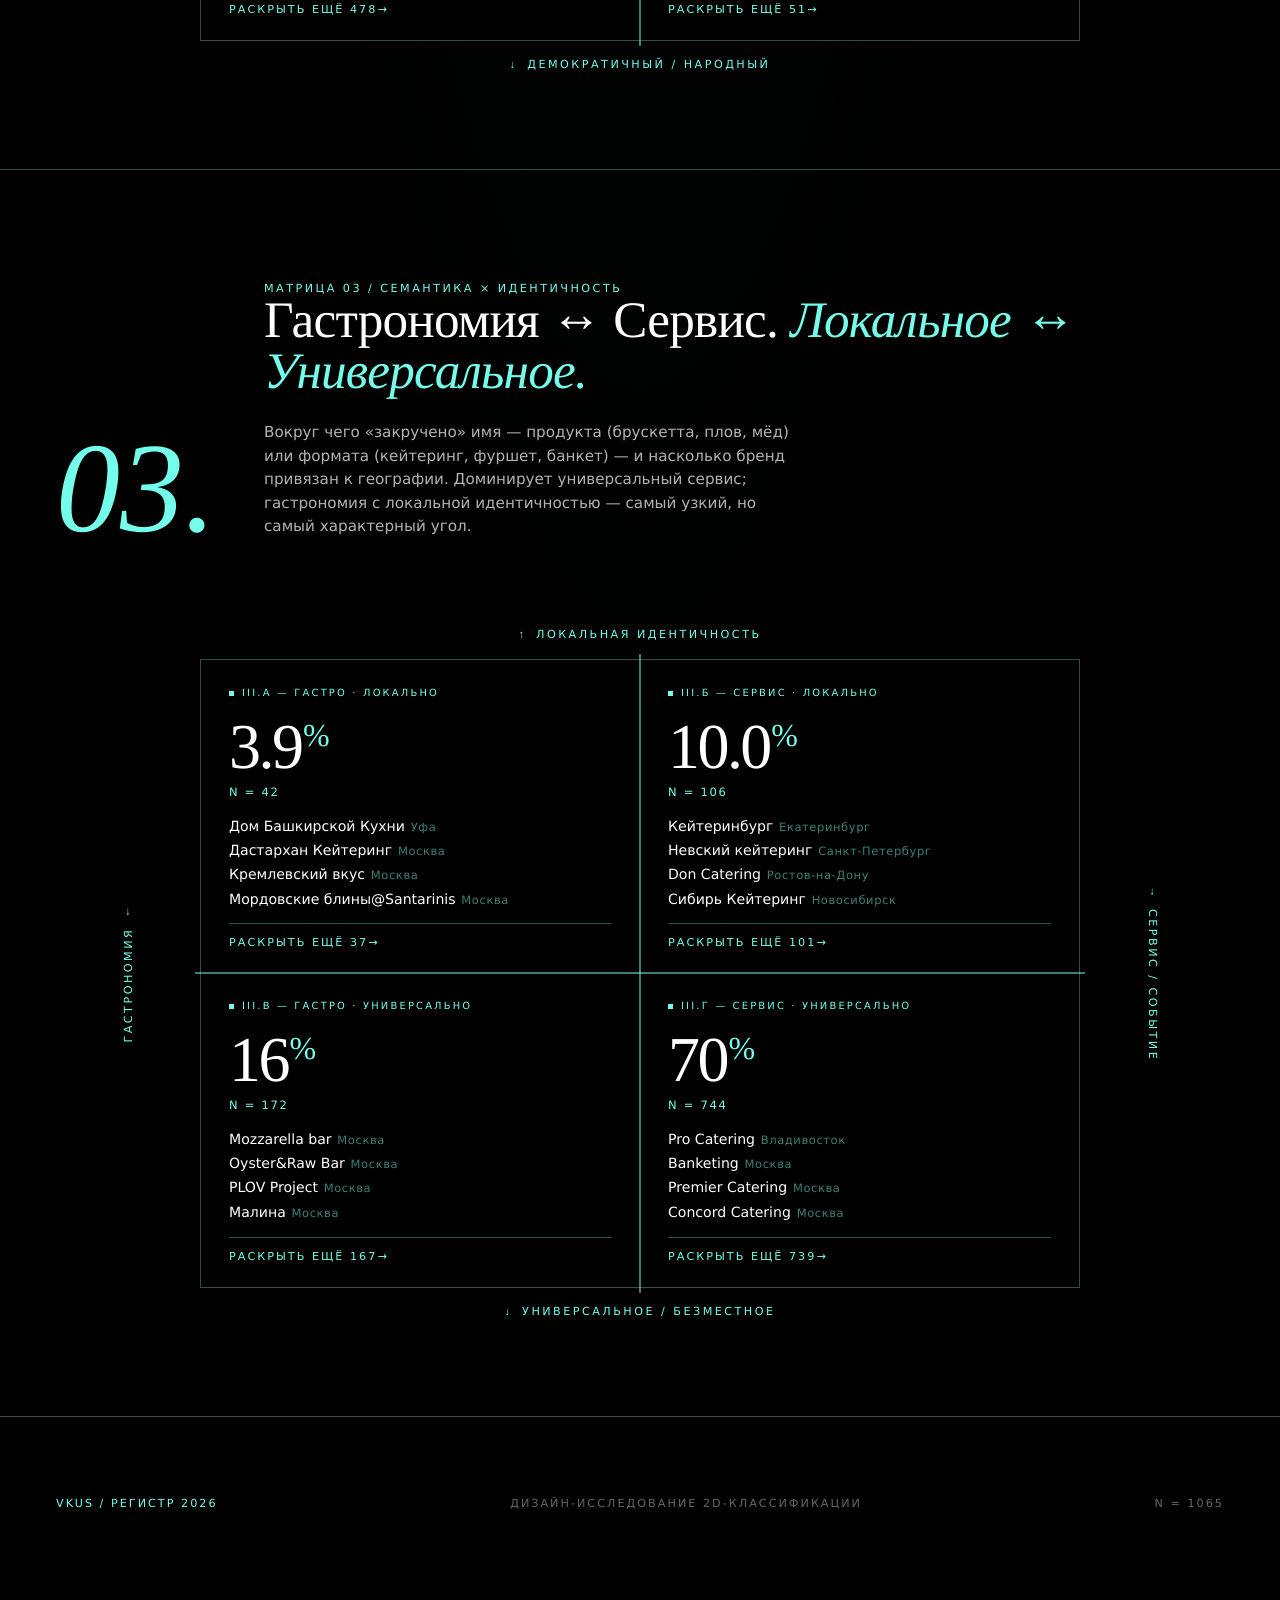
<file: matrices.html>
<!DOCTYPE html>
<html lang="ru">
<head>
<meta charset="UTF-8">
<meta name="viewport" content="width=device-width, initial-scale=1.0">
<title>Кейтеринги России — три матрицы</title>
<style>
  :root {
    --bg: #000;
    --fg: #fff;
    --mint: #73FDEA;
    --mint-dim: rgba(115, 253, 234, 0.32);
    --mint-vdim: rgba(115, 253, 234, 0.12);
    --mint-ghost: rgba(115, 253, 234, 0.04);
  }

  *, *::before, *::after { box-sizing: border-box; margin: 0; padding: 0; }

  html, body {
    background: var(--bg);
    color: var(--fg);
    font-family: 'Formular', 'Inter', system-ui, sans-serif;
    font-weight: 400;
    -webkit-font-smoothing: antialiased;
    text-rendering: geometricPrecision;
    overflow-x: hidden;
  }

  body {
    background:
      radial-gradient(ellipse at 50% -10%, rgba(115, 253, 234, 0.06), transparent 60%),
      var(--bg);
    min-height: 100vh;
    padding-bottom: 12rem;
  }

  /* ─────────────────────────  MASTHEAD  ───────────────────────── */
  .masthead {
    position: relative;
    padding: 5rem 3.5rem 4rem;
    border-bottom: 1px solid var(--mint-dim);
  }

  .masthead::before {
    content: '';
    position: absolute; inset: 0;
    background-image:
      linear-gradient(to right, var(--mint-ghost) 1px, transparent 1px),
      linear-gradient(to bottom, var(--mint-ghost) 1px, transparent 1px);
    background-size: 48px 48px;
    pointer-events: none;
  }

  .meta-row {
    display: flex;
    justify-content: space-between;
    align-items: baseline;
    font-size: 0.72rem;
    letter-spacing: 0.22em;
    color: var(--mint);
    text-transform: uppercase;
    margin-bottom: 4rem;
    position: relative;
  }
  .meta-row span { font-feature-settings: 'tnum' 1; }

  .masthead h1 {
    font-family: 'Nocturne Serif', 'Times New Roman', serif;
    font-weight: 500;
    font-size: clamp(3rem, 7vw, 7.5rem);
    line-height: 0.9;
    letter-spacing: -0.025em;
    position: relative;
  }
  .masthead h1 em {
    font-style: italic;
    color: var(--mint);
  }
  .masthead .lede {
    margin-top: 2.5rem;
    max-width: 64ch;
    font-size: 1rem;
    line-height: 1.55;
    color: rgba(255, 255, 255, 0.78);
    position: relative;
  }

  .stats-strip {
    margin-top: 3.5rem;
    display: grid;
    grid-template-columns: repeat(4, 1fr);
    gap: 1px;
    background: var(--mint-dim);
    border: 1px solid var(--mint-dim);
    position: relative;
  }
  .stat {
    background: var(--bg);
    padding: 1.5rem 1.25rem;
  }
  .stat dt {
    font-size: 0.65rem;
    letter-spacing: 0.18em;
    text-transform: uppercase;
    color: var(--mint);
    margin-bottom: 0.5rem;
  }
  .stat dd {
    font-family: 'Nocturne Serif', serif;
    font-size: 2rem;
    line-height: 1;
    font-feature-settings: 'tnum' 1;
  }

  /* ─────────────────────────  SECTIONS  ───────────────────────── */
  section.matrix-section {
    padding: 7rem 3.5rem 5rem;
    border-bottom: 1px solid var(--mint-dim);
    position: relative;
  }

  .section-head {
    display: grid;
    grid-template-columns: auto 1fr;
    gap: 3rem;
    align-items: end;
    margin-bottom: 4.5rem;
  }

  .section-num {
    font-family: 'Nocturne Serif', serif;
    font-style: italic;
    font-size: clamp(5rem, 10vw, 10rem);
    line-height: 0.8;
    color: var(--mint);
    font-weight: 400;
  }

  .section-title-wrap h2 {
    font-family: 'Nocturne Serif', serif;
    font-weight: 500;
    font-size: clamp(2rem, 4vw, 3.5rem);
    line-height: 1;
    letter-spacing: -0.015em;
    margin-bottom: 1rem;
  }
  .section-title-wrap h2 .ax {
    color: var(--mint);
    font-style: italic;
  }
  .section-title-wrap .kicker {
    font-size: 0.7rem;
    letter-spacing: 0.22em;
    text-transform: uppercase;
    color: var(--mint);
  }
  .section-title-wrap .description {
    margin-top: 1.5rem;
    max-width: 56ch;
    color: rgba(255, 255, 255, 0.7);
    line-height: 1.55;
    font-size: 0.95rem;
  }

  /* ─────────────────────────  MATRIX  ───────────────────────── */
  .matrix-wrap {
    display: grid;
    grid-template-columns: 9rem 1fr 9rem;
    grid-template-rows: 3rem 1fr 3rem;
    grid-template-areas:
      ".   axis-top    ."
      "axis-left  matrix  axis-right"
      ".   axis-bottom .";
    max-width: 1480px;
    margin: 0 auto;
  }

  .axis-label {
    color: var(--mint);
    font-size: 0.7rem;
    letter-spacing: 0.22em;
    text-transform: uppercase;
    display: flex;
    align-items: center;
    justify-content: center;
    gap: 0.6rem;
  }
  .axis-label.x { grid-area: axis-top; }
  .axis-label.x.bottom { grid-area: axis-bottom; }
  .axis-label.y {
    writing-mode: vertical-rl;
    transform: rotate(180deg);
  }
  .axis-label.y.left { grid-area: axis-left; }
  .axis-label.y.right { grid-area: axis-right; transform: rotate(0deg); writing-mode: vertical-rl; }

  .arrow { font-family: serif; color: var(--mint); }

  .matrix {
    grid-area: matrix;
    position: relative;
    display: grid;
    grid-template-columns: 1fr 1fr;
    grid-template-rows: 1fr 1fr;
    aspect-ratio: 1.4 / 1;
    background: var(--bg);
    border: 1px solid var(--mint-dim);
  }

  /* Axis cross lines */
  .matrix::before,
  .matrix::after {
    content: '';
    position: absolute;
    background: var(--mint);
    pointer-events: none;
    z-index: 4;
  }
  .matrix::before {
    /* vertical center */
    top: 0; bottom: 0;
    left: 50%;
    width: 1px;
    transform: translateX(-0.5px);
  }
  .matrix::after {
    /* horizontal center */
    left: 0; right: 0;
    top: 50%;
    height: 1px;
    transform: translateY(-0.5px);
  }

  /* Tick marks at axis ends */
  .matrix .tick {
    position: absolute;
    background: var(--mint);
    z-index: 5;
  }
  .matrix .tick.t-top    { left: 50%; top: -6px;   width: 1px; height: 6px; transform: translateX(-0.5px); }
  .matrix .tick.t-bottom { left: 50%; bottom: -6px; width: 1px; height: 6px; transform: translateX(-0.5px); }
  .matrix .tick.t-left   { top: 50%; left: -6px;   height: 1px; width: 6px; transform: translateY(-0.5px); }
  .matrix .tick.t-right  { top: 50%; right: -6px;  height: 1px; width: 6px; transform: translateY(-0.5px); }

  /* Quadrant cells */
  .quad {
    position: relative;
    padding: 1.75rem 1.75rem 1.5rem;
    display: flex;
    flex-direction: column;
    cursor: pointer;
    overflow: hidden;
    transition: background 240ms ease;
  }
  .quad:hover { background: rgba(115, 253, 234, 0.025); }
  .quad.expanded { background: rgba(115, 253, 234, 0.04); cursor: default; }

  .quad-id {
    font-size: 0.62rem;
    letter-spacing: 0.22em;
    text-transform: uppercase;
    color: var(--mint);
    margin-bottom: 1rem;
    font-feature-settings: 'tnum' 1;
    display: flex;
    align-items: center;
    gap: 0.5rem;
  }
  .quad-id .dot {
    width: 5px; height: 5px;
    background: var(--mint);
    display: inline-block;
  }

  .quad-pct {
    font-family: 'Nocturne Serif', serif;
    font-weight: 400;
    font-size: clamp(3rem, 5vw, 4.75rem);
    line-height: 1;
    letter-spacing: -0.04em;
    font-feature-settings: 'tnum' 1;
    margin-bottom: 0.35rem;
  }
  .quad.expanded .quad-pct {
    font-size: 1.75rem;
    transition: font-size 280ms ease;
  }
  .quad-pct {
    transition: font-size 280ms ease;
  }
  .quad-count {
    font-size: 0.72rem;
    color: var(--mint);
    letter-spacing: 0.15em;
    text-transform: uppercase;
    margin-bottom: 1.25rem;
    font-feature-settings: 'tnum' 1;
  }

  .quad-list {
    list-style: none;
    display: flex;
    flex-direction: column;
    gap: 0.42rem;
    flex: 1;
    overflow: hidden;
    max-height: 11rem;
    transition: max-height 320ms ease;
  }
  .quad.expanded .quad-list {
    max-height: 24rem;
    overflow-y: auto;
    padding-right: 0.5rem;
  }
  .quad.expanded .quad-list::-webkit-scrollbar { width: 4px; }
  .quad.expanded .quad-list::-webkit-scrollbar-track { background: transparent; }
  .quad.expanded .quad-list::-webkit-scrollbar-thumb { background: var(--mint-dim); }

  .quad-list li {
    color: var(--fg);
    font-size: 0.88rem;
    line-height: 1.25;
    transition: color 120ms ease, transform 120ms ease;
  }
  .quad-list li:hover {
    color: var(--mint);
    transform: translateX(3px);
  }
  .quad-list li.featured {
    font-weight: 500;
  }
  .quad-list li .city {
    color: rgba(115, 253, 234, 0.5);
    font-size: 0.72rem;
    margin-left: 0.5em;
    letter-spacing: 0.05em;
  }

  .quad-toggle {
    margin-top: 1rem;
    background: transparent;
    border: none;
    border-top: 1px solid var(--mint-dim);
    color: var(--mint);
    padding: 0.75rem 0 0;
    text-align: left;
    font-family: inherit;
    font-size: 0.7rem;
    letter-spacing: 0.18em;
    text-transform: uppercase;
    cursor: pointer;
    width: 100%;
    transition: color 120ms ease, letter-spacing 200ms ease;
    font-feature-settings: 'tnum' 1;
  }
  .quad-toggle:hover {
    color: #fff;
    letter-spacing: 0.22em;
  }
  .quad-toggle::after {
    content: ' →';
    display: inline-block;
    transition: transform 200ms ease;
  }
  .quad.expanded .quad-toggle::after {
    transform: rotate(-90deg);
    margin-left: 0.4em;
  }

  /* Stronger borders between quadrants */
  .quad:nth-child(1) { border-right: 0; border-bottom: 0; }
  .quad:nth-child(2) { border-bottom: 0; }
  .quad:nth-child(3) { border-right: 0; }

  /* ─────────────────────────  AXIS DETAILS  ───────────────────────── */
  .axis-meta {
    text-align: center;
    margin-top: 2rem;
    font-size: 0.62rem;
    letter-spacing: 0.22em;
    text-transform: uppercase;
    color: rgba(115, 253, 234, 0.55);
  }

  /* ─────────────────────────  COLOPHON  ───────────────────────── */
  .colophon {
    padding: 5rem 3.5rem 2rem;
    color: rgba(255, 255, 255, 0.4);
    font-size: 0.7rem;
    letter-spacing: 0.18em;
    text-transform: uppercase;
    display: flex;
    justify-content: space-between;
    align-items: baseline;
  }
  .colophon .mark { color: var(--mint); }

  /* ─────────────────────────  RESPONSIVE  ───────────────────────── */
  @media (max-width: 900px) {
    .masthead, section.matrix-section { padding-left: 1.5rem; padding-right: 1.5rem; }
    .section-head { grid-template-columns: 1fr; gap: 1rem; }
    .matrix-wrap { grid-template-columns: 3.5rem 1fr 3.5rem; }
    .matrix { aspect-ratio: 1 / 1.4; }
    .quad { padding: 1rem; }
    .quad-pct { font-size: 2.5rem; }
    .stats-strip { grid-template-columns: repeat(2, 1fr); }
  }
</style>
</head>
<body>

<header class="masthead">
  <div class="meta-row">
    <span>VKUS / 01</span>
    <span>КЕЙТЕРИНГ-ЛАНДШАФТ РОССИИ</span>
    <span id="todays-date">— — —</span>
  </div>
  <h1>Имя как<br>обещание: <em>1065</em><br>кейтерингов<br>России в трёх<br><em>матрицах</em>.</h1>
  <p class="lede">Семантический разбор имён ~1065 кейтеринговых брендов из тридцати с лишним российских городов. Каждое имя — короткое обещание, и оно разворачивается по трём осям: язык и тон, архетип и позиционирование, семантика и идентичность.</p>

  <dl class="stats-strip">
    <div class="stat"><dt>Всего имён</dt><dd>1065</dd></div>
    <div class="stat"><dt>Городов</dt><dd>30+</dd></div>
    <div class="stat"><dt>Доля Москва+СПб</dt><dd>≈ 50%</dd></div>
    <div class="stat"><dt>Матриц</dt><dd>3</dd></div>
  </dl>
</header>

<!-- ─────────────────────────  M1  ───────────────────────── -->
<section class="matrix-section" data-matrix="m1">
  <div class="section-head">
    <div class="section-num">01.</div>
    <div class="section-title-wrap">
      <div class="kicker">Матрица 01 / Лингвистика × Регистр</div>
      <h2>Латиница ↔ Кириллица. <span class="ax">Серьёзный ↔ Игровой.</span></h2>
      <p class="description">Чем язык названия и его тон говорят про намерение бренда. По горизонтали — выбор алфавита, по вертикали — насколько брэнд позволяет себе шутить с самим собой.</p>
    </div>
  </div>

  <div class="matrix-wrap">
    <div class="axis-label x"><span class="arrow">↑</span><span>Серьёзный регистр</span></div>
    <div class="axis-label y left"><span>Латиница</span><span class="arrow">←</span></div>
    <div class="axis-label y right"><span class="arrow">→</span><span>Кириллица</span></div>
    <div class="matrix" data-mid="m1">
      <span class="tick t-top"></span><span class="tick t-bottom"></span><span class="tick t-left"></span><span class="tick t-right"></span>
      <!-- quadrants injected by JS -->
    </div>
    <div class="axis-label x bottom"><span class="arrow">↓</span><span>Игровой регистр</span></div>
  </div>
</section>

<!-- ─────────────────────────  M2  ───────────────────────── -->
<section class="matrix-section" data-matrix="m2">
  <div class="section-head">
    <div class="section-num">02.</div>
    <div class="section-title-wrap">
      <div class="kicker">Матрица 02 / Архетип × Позиционирование</div>
      <h2>Рациональный ↔ Эмоциональный. <span class="ax">Премиум ↔ Демократичный.</span></h2>
      <p class="description">На чём построено имя бренда — на функции (что мы делаем) или на чувстве (что вы испытаете) — и в какую статусную нишу метит. Большинство индустрии — рациональные, без премиальных или демократичных маркеров; именно они становятся «дефолтом».</p>
    </div>
  </div>

  <div class="matrix-wrap">
    <div class="axis-label x"><span class="arrow">↑</span><span>Премиум / статус</span></div>
    <div class="axis-label y left"><span>Рациональный</span><span class="arrow">←</span></div>
    <div class="axis-label y right"><span class="arrow">→</span><span>Эмоциональный</span></div>
    <div class="matrix" data-mid="m2">
      <span class="tick t-top"></span><span class="tick t-bottom"></span><span class="tick t-left"></span><span class="tick t-right"></span>
    </div>
    <div class="axis-label x bottom"><span class="arrow">↓</span><span>Демократичный / народный</span></div>
  </div>
</section>

<!-- ─────────────────────────  M3  ───────────────────────── -->
<section class="matrix-section" data-matrix="m3">
  <div class="section-head">
    <div class="section-num">03.</div>
    <div class="section-title-wrap">
      <div class="kicker">Матрица 03 / Семантика × Идентичность</div>
      <h2>Гастрономия ↔ Сервис. <span class="ax">Локальное ↔ Универсальное.</span></h2>
      <p class="description">Вокруг чего «закручено» имя — продукта (брускетта, плов, мёд) или формата (кейтеринг, фуршет, банкет) — и насколько бренд привязан к географии. Доминирует универсальный сервис; гастрономия с локальной идентичностью — самый узкий, но самый характерный угол.</p>
    </div>
  </div>

  <div class="matrix-wrap">
    <div class="axis-label x"><span class="arrow">↑</span><span>Локальная идентичность</span></div>
    <div class="axis-label y left"><span>Гастрономия</span><span class="arrow">←</span></div>
    <div class="axis-label y right"><span class="arrow">→</span><span>Сервис / событие</span></div>
    <div class="matrix" data-mid="m3">
      <span class="tick t-top"></span><span class="tick t-bottom"></span><span class="tick t-left"></span><span class="tick t-right"></span>
    </div>
    <div class="axis-label x bottom"><span class="arrow">↓</span><span>Универсальное / безместное</span></div>
  </div>
</section>

<footer class="colophon">
  <span class="mark">VKUS / РЕГИСТР 2026</span>
  <span>Дизайн-исследование 2D-классификации</span>
  <span>n = 1065</span>
</footer>

<script id="data" type="application/json">{"total":1065,"m1":{"latin_serious":[{"n":"Concord Catering","c":"Москва"},{"n":"Stroganoff Catering","c":"Санкт-Петербург"},{"n":"Hediard catering","c":"Москва"},{"n":"Novikov Catering","c":"Москва"},{"n":"Bon Vivant","c":"Москва"},{"n":"Pro Catering","c":"Владивосток"},{"n":"Le Marche","c":"Волгоград"},{"n":"Restolion Catering","c":"Волгоград"},{"n":"SladIs","c":"Волгоград"},{"n":"Alex-Hall","c":"Волгоград"},{"n":"The Shater","c":"Волгоград"},{"n":"Delicato","c":"Воронеж"},{"n":"Just Cook VRN","c":"Воронеж"},{"n":"Lizet Catering","c":"Воронеж"},{"n":"Тимофеев Craft Food Catering","c":"Воронеж"},{"n":"Bottle atelier","c":"Воронеж"},{"n":"Brusketta (Воронеж)","c":"Воронеж"},{"n":"FURSHET VRN","c":"Воронеж"},{"n":"Alexandria","c":"Екатеринбург"},{"n":"Alexandria Catering","c":"Екатеринбург"},{"n":"Alladin Catering","c":"Екатеринбург"},{"n":"B.I.N Catering","c":"Екатеринбург"},{"n":"BIN Catering","c":"Екатеринбург"},{"n":"BUFFET","c":"Екатеринбург"},{"n":"CENTER Catering","c":"Екатеринбург"},{"n":"FoodStory Catering","c":"Екатеринбург"},{"n":"Lampa Catering","c":"Екатеринбург"},{"n":"MC Food","c":"Екатеринбург"},{"n":"Moroshka Catering","c":"Екатеринбург"},{"n":"Olivia","c":"Екатеринбург"},{"n":"S Catering","c":"Екатеринбург"},{"n":"USTA Catering","c":"Екатеринбург"},{"n":"brusketta (ЕКБ)","c":"Екатеринбург"},{"n":"Banketvilla (Besedka na Veces)","c":"Екатеринбург"},{"n":"TENET Wedding Hall","c":"Екатеринбург"},{"n":"Menorah Grand Hall","c":"Железнодорожный"},{"n":"Achner Catering","c":"Казань"},{"n":"AS Catering","c":"Казань"},{"n":"Brusketta Казань","c":"Казань"},{"n":"CanapeClub Казань","c":"Казань"},{"n":"Chef Food","c":"Казань"},{"n":"CHEF MASLOV","c":"Казань"},{"n":"ProCatering Казань","c":"Казань"},{"n":"Topcatering","c":"Казань"},{"n":"Box Catering Казань","c":"Казань"},{"n":"brusketta (Казань)","c":"Казань"},{"n":"Kazan Palace by Tasigo","c":"Казань"},{"n":"Korston Hotel Kazan","c":"Казань"},{"n":"Valencia Catering","c":"Казань"},{"n":"Basiliko","c":"Краснодар"},{"n":"Brunch Time","c":"Краснодар"},{"n":"CanapeClub Краснодар","c":"Краснодар"},{"n":"Catering Club","c":"Краснодар"},{"n":"Chef's Catering","c":"Краснодар"},{"n":"Chefs FOOD BOX Краснодар","c":"Краснодар"},{"n":"Expofood","c":"Краснодар"},{"n":"Fusion catering","c":"Краснодар"},{"n":"Fusion Catering KRD","c":"Краснодар"},{"n":"IZISKO","c":"Краснодар"},{"n":"KOLNOGUZ BURO","c":"Краснодар"},{"n":"Mainfood","c":"Краснодар"},{"n":"My Life Catering","c":"Краснодар"},{"n":"URBAN Catering","c":"Краснодар"},{"n":"Art-chocolate","c":"Краснодар"},{"n":"BigBossBBQ","c":"Краснодар"},{"n":"Brunch Time Krasnodar","c":"Краснодар"},{"n":"Brusketta KRD","c":"Краснодар"},{"n":"Golden Lapki","c":"Краснодар"},{"n":"Smoking Duck","c":"Краснодар"},{"n":"Bellini","c":"Краснодар"},{"n":"Friday Kitchen","c":"Краснодар"},{"n":"Geograndi","c":"Краснодар"},{"n":"Vilka","c":"Краснодар"},{"n":"Galich.Hall","c":"Краснодар"},{"n":"Golden Tulip Krasnodar","c":"Краснодар"},{"n":"SOHO catering","c":"Красноярск"},{"n":"ПИР event catering","c":"Красноярск"},{"n":"Bellini Group Catering","c":"Красноярск"},{"n":"Catering Bellini","c":"Красноярск"},{"n":"Ioanidis catering","c":"Красноярск"},{"n":"Sib Resto Group","c":"Красноярск"},{"n":"Баня-house","c":"Красноярск"},{"n":"3F Group","c":"Москва"},{"n":"4Seasons Catering","c":"Москва"},{"n":"Aba Catering","c":"Москва"},{"n":"ABA-Catering банкет","c":"Москва"},{"n":"ACT City Catering","c":"Москва"},{"n":"Ad Gustum Catering","c":"Москва"},{"n":"Ali","c":"Москва"},{"n":"All Canape","c":"Москва"},{"n":"All-catering","c":"Москва"},{"n":"AntRe","c":"Москва"},{"n":"AR Catering (Avangard)","c":"Москва"},{"n":"ArenaFoodsCatering","c":"Москва"},{"n":"Arendachefpovar","c":"Москва"},{"n":"Arome","c":"Москва"},{"n":"Art of Catering","c":"Москва"},{"n":"ATRIUM CATERING","c":"Москва"},{"n":"Audience","c":"Москва"},{"n":"Banceture","c":"Москва"},{"n":"Bankatering","c":"Москва"},{"n":"Bankatering Express","c":"Москва"},{"n":"Bar-Street","c":"Москва"},{"n":"Barguzin Catering Company","c":"Москва"},{"n":"Barin Catering","c":"Москва"},{"n":"BB Kitchen","c":"Москва"},{"n":"Be: Catering","c":"Москва"},{"n":"Bjorn","c":"Москва"},{"n":"Black Catering","c":"Москва"},{"n":"Bocatering","c":"Москва"},{"n":"BonVivant","c":"Москва"},{"n":"BonVivant Catering","c":"Москва"},{"n":"Boom-box","c":"Москва"},{"n":"Bright Catering","c":"Москва"},{"n":"Bright Solution Catering","c":"Москва"},{"n":"Brusketta Москва","c":"Москва"},{"n":"Buffet Cresson","c":"Москва"},{"n":"Buket Garni Catering Co.","c":"Москва"},{"n":"Campus Catering","c":"Москва"},{"n":"Canape Club","c":"Москва"},{"n":"Canape Online","c":"Москва"},{"n":"CaramelCatering","c":"Москва"},{"n":"Cascade Catering","c":"Москва"},{"n":"Caterer","c":"Москва"},{"n":"Catering Box","c":"Москва"},{"n":"Catering Group Russia","c":"Москва"},{"n":"Catering in Time","c":"Москва"},{"n":"Catering Muscat","c":"Москва"},{"n":"Catering-Shop","c":"Москва"},{"n":"Catering.moscow","c":"Москва"},{"n":"Catering2u","c":"Москва"},{"n":"Cateringi","c":"Москва"},{"n":"CaterinGo","c":"Москва"},{"n":"Chante Cler","c":"Москва"},{"n":"ChanteCler","c":"Москва"},{"n":"Chef Aleksey","c":"Москва"},{"n":"Chefs Catering","c":"Москва"},{"n":"Chilli Catering","c":"Москва"},{"n":"City Catering","c":"Москва"},{"n":"City Club International","c":"Москва"},{"n":"Clever Studio Catering","c":"Москва"},{"n":"Co Co Catering","c":"Москва"},{"n":"Concept Catering","c":"Москва"},{"n":"Corso Catering","c":"Москва"},{"n":"Costa Catering","c":"Москва"},{"n":"Cote","c":"Москва"},{"n":"Creative Catering","c":"Москва"},{"n":"CreativeCatering","c":"Москва"},{"n":"Cronos Catering","c":"Москва"},{"n":"Culinaria Club","c":"Москва"},{"n":"Culinary Studio","c":"Москва"},{"n":"De luxury","c":"Москва"},{"n":"Delamo","c":"Москва"},{"n":"Delicatering","c":"Москва"},{"n":"Dellos Catering","c":"Москва"},{"n":"Diamond Catering","c":"Москва"},{"n":"Dushes","c":"Москва"},{"n":"East Catering","c":"Москва"},{"n":"Embargo group","c":"Москва"},{"n":"ET Catering group","c":"Москва"},{"n":"EuroCatering","c":"Москва"},{"n":"Family Catering","c":"Москва"},{"n":"Festa Bello","c":"Москва"},{"n":"Figaro Catering","c":"Москва"},{"n":"FineDine","c":"Москва"},{"n":"Finger Food time","c":"Москва"},{"n":"Food Embassy by Julia Vysotskaya","c":"Москва"},{"n":"Food Power","c":"Москва"},{"n":"Food Stream","c":"Москва"},{"n":"FoodlinerCatering","c":"Москва"},{"n":"FORCE cate","c":"Москва"},{"n":"Fresh day","c":"Москва"},{"n":"G-Group","c":"Москва"},{"n":"Game Catering","c":"Москва"},{"n":"GARAGE CATERING","c":"Москва"},{"n":"Gastro Team Catering","c":"Москва"},{"n":"Get Catering","c":"Москва"},{"n":"Ginger","c":"Москва"},{"n":"Global Catering","c":"Москва"},{"n":"Goelro Rest","c":"Москва"},{"n":"Gold Catering","c":"Москва"},{"n":"Golf Catering","c":"Москва"},{"n":"Gurmanoff catering","c":"Москва"},{"n":"Guzfood","c":"Москва"},{"n":"Handy Bar Catering","c":"Москва"},{"n":"Help4Event","c":"Москва"},{"n":"High Standard Catering","c":"Москва"},{"n":"Idcatering","c":"Москва"},{"n":"Ilovebanket","c":"Москва"},{"n":"InCity Catering","c":"Москва"},{"n":"Ivan Catering","c":"Москва"},{"n":"Jack's","c":"Москва"},{"n":"Jean Fery","c":"Москва"},{"n":"Just Great Catering","c":"Москва"},{"n":"Kalitniki Catering","c":"Москва"},{"n":"KitchenAndYou","c":"Москва"},{"n":"Kostis","c":"Москва"},{"n":"Kostis Catering","c":"Москва"},{"n":"La Marée Catering","c":"Москва"},{"n":"La Taverna","c":"Москва"},{"n":"Lafood-Catering","c":"Москва"},{"n":"Le Grand","c":"Москва"},{"n":"LoVely Catering","c":"Москва"},{"n":"Lucky Catering","c":"Москва"},{"n":"Lunchbery","c":"Москва"},{"n":"LUXE CATERING","c":"Москва"},{"n":"Mainstream","c":"Москва"},{"n":"Malina Catering","c":"Москва"},{"n":"Marco Polo Catering","c":"Москва"},{"n":"Matryoshka Catering","c":"Москва"},{"n":"Media Act","c":"Москва"},{"n":"Mega Catering","c":"Москва"},{"n":"MiMi","c":"Москва"},{"n":"Mister Catering","c":"Москва"},{"n":"Mod Catering","c":"Москва"},{"n":"Modus catering","c":"Москва"},{"n":"MosCatering","c":"Москва"},{"n":"Moscow Food","c":"Москва"},{"n":"Moscow Kuhnya","c":"Москва"},{"n":"Mosfurshet catering","c":"Москва"},{"n":"Multi Catering","c":"Москва"},{"n":"Nega-Group","c":"Москва"},{"n":"Omega Catering","c":"Москва"},{"n":"Parad Catering","c":"Москва"},{"n":"PB Catering","c":"Москва"},{"n":"Peclo","c":"Москва"},{"n":"Pegas-catering","c":"Москва"},{"n":"Pelican","c":"Москва"},{"n":"Personal Taste","c":"Москва"},{"n":"Plaisir","c":"Москва"},{"n":"Porto Dilos Express","c":"Москва"},{"n":"Potel et Chabot","c":"Москва"},{"n":"Prazdnik in Moscow","c":"Москва"},{"n":"PreMary Catering","c":"Москва"},{"n":"Premier Catering","c":"Москва"},{"n":"Prestige-Catering","c":"Москва"},{"n":"PRIME","c":"Москва"},{"n":"PROFITROLE catering","c":"Москва"},{"n":"Progress Project","c":"Москва"},{"n":"Projet Mercure","c":"Москва"},{"n":"Prosto Catering","c":"Москва"},{"n":"Raclette","c":"Москва"},{"n":"Rest Catering","c":"Москва"},{"n":"Resto Cross","c":"Москва"},{"n":"Ripples","c":"Москва"},{"n":"RS Catering","c":"Москва"},{"n":"Save The Taste","c":"Москва"},{"n":"SF Catering","c":"Москва"},{"n":"Shore House Catering","c":"Москва"},{"n":"Show Catering","c":"Москва"},{"n":"Smart Catering","c":"Москва"},{"n":"Smile Event","c":"Москва"},{"n":"SMILE EVENT CATERING","c":"Москва"},{"n":"Snako-Catering","c":"Москва"},{"n":"Sodexo","c":"Москва"},{"n":"SOHO catering","c":"Москва"},{"n":"Sokol","c":"Москва"},{"n":"Solo","c":"Москва"},{"n":"souLLee catering","c":"Москва"},{"n":"Svoi Catering","c":"Москва"},{"n":"TAPAS catering","c":"Москва"},{"n":"Taste of Russia","c":"Москва"},{"n":"Tasty Catering","c":"Москва"},{"n":"Terrine","c":"Москва"},{"n":"The Cater's","c":"Москва"},{"n":"Timeless","c":"Москва"},{"n":"Top Catering","c":"Москва"},{"n":"Touch Group","c":"Москва"},{"n":"Trapeza","c":"Москва"},{"n":"True Catering","c":"Москва"},{"n":"Uberchef","c":"Москва"},{"n":"VB Catering","c":"Москва"},{"n":"Via Delle Rose","c":"Москва"},{"n":"Viezdnoy-banket","c":"Москва"},{"n":"Village","c":"Москва"},{"n":"Young","c":"Москва"},{"n":"Young Catering","c":"Москва"},{"n":"Гурме Express","c":"Москва"},{"n":"Садко Catering","c":"Москва"},{"n":"Bar Invite","c":"Москва"},{"n":"Barstars","c":"Москва"},{"n":"Black Star Burger Catering","c":"Москва"},{"n":"DeliveryFood","c":"Москва"},{"n":"Fruit Flowers","c":"Москва"},{"n":"GirlSmoke","c":"Москва"},{"n":"Ivan's Pizza by BB&Burgers","c":"Москва"},{"n":"Luxury BAR","c":"Москва"},{"n":"My Gelato","c":"Москва"},{"n":"Papa Johns","c":"Москва"},{"n":"PIR Food","c":"Москва"},{"n":"PolinaPastry Express","c":"Москва"},{"n":"PRCoffee","c":"Москва"},{"n":"Prime Catering","c":"Москва"},{"n":"Russian Coffee Community","c":"Москва"},{"n":"Stoy drunkcar","c":"Москва"},{"n":"Sushi-lover","c":"Москва"},{"n":"Tehnikum Кондитерская by WRF","c":"Москва"},{"n":"The Best Burgers","c":"Москва"},{"n":"Buffalo","c":"Москва"},{"n":"Cateringi by Нияма","c":"Москва"},{"n":"Maestrello","c":"Москва"},{"n":"PaletteRestoGroup","c":"Москва"},{"n":"Sergio Leone","c":"Москва"},{"n":"ShuShu cafe","c":"Москва"},{"n":"Steakhome","c":"Москва"},{"n":"Tehnikum by White Rabbit Family","c":"Москва"},{"n":"White Rabbit Catering","c":"Москва"},{"n":"LOFT HALL Catering","c":"Москва"},{"n":"Metropol Hotel Catering","c":"Москва"},{"n":"Avangard Catering","c":"Московская область"},{"n":"Catering-Expert","c":"Московская область"},{"n":"Catering.Moscow","c":"Московская область"},{"n":"Dyushes","c":"Московская область"},{"n":"Fresh Fantasy","c":"Московская область"},{"n":"Hcatering","c":"Московская область"},{"n":"Ofyr","c":"Московская область"},{"n":"CarameLnnov","c":"Нижний Новгород"},{"n":"Catering NN (keitering-nn)","c":"Нижний Новгород"},{"n":"EuroCatering / BanketNN","c":"Нижний Новгород"},{"n":"Kanape-Catering","c":"Нижний Новгород"},{"n":"Kejtering NN (Love is catering)","c":"Нижний Новгород"},{"n":"MOROSHKA PROJECT","c":"Нижний Новгород"},{"n":"Pokrovka Catering","c":"Нижний Новгород"},{"n":"Smart Catering","c":"Нижний Новгород"},{"n":"SPACE Catering","c":"Нижний Новгород"},{"n":"Style Catering","c":"Нижний Новгород"},{"n":"Finger Food Catering","c":"Нижний Новгород"},{"n":"City cafe Garden (НН)","c":"Нижний Новгород"},{"n":"Daily Cafe (catering)","c":"Нижний Новгород"},{"n":"Garden Hall","c":"Нижний Новгород"},{"n":"Marins Park Hotel","c":"Нижний Новгород"},{"n":"Academ Catering","c":"Новосибирск"},{"n":"Anna Sidevich Catering","c":"Новосибирск"},{"n":"Food Art Catering","c":"Новосибирск"},{"n":"Food Factory Russia","c":"Новосибирск"},{"n":"PINEWOOD Catering","c":"Новосибирск"},{"n":"PRO catering NSK","c":"Новосибирск"},{"n":"RestoCatering","c":"Новосибирск"},{"n":"Байкал-the best food","c":"Новосибирск"},{"n":"Mash Catering","c":"Новосибирск"},{"n":"Horizon Patio Hotel","c":"Новосибирск"},{"n":"Catering Omsk","c":"Омск"},{"n":"Chef and catering","c":"Омск"},{"n":"Slavakeitering","c":"Омск"},{"n":"TrushkinBar","c":"Омск"},{"n":"COFFEE BASE (кейтеринг)","c":"Омск"},{"n":"AurA Catering","c":"Пермь"},{"n":"Bon Catering","c":"Пермь"},{"n":"Burov Catering","c":"Пермь"},{"n":"c_atering_","c":"Пермь"},{"n":"CHADOV'S Catering","c":"Пермь"},{"n":"Chef's","c":"Пермь"},{"n":"Holiday time","c":"Пермь"},{"n":"Kombinat","c":"Пермь"},{"n":"Labstudios","c":"Пермь"},{"n":"Marshall Cs","c":"Пермь"},{"n":"SC Catering","c":"Пермь"},{"n":"SC Catering (Версаль)","c":"Пермь"},{"n":"Shumkova.catering","c":"Пермь"},{"n":"Day of smoking","c":"Пермь"},{"n":"Interactive Barmen Show","c":"Пермь"},{"n":"Zefir Catering","c":"Пермь"},{"n":"Cupcatering Premium","c":"Ростов-на-Дону"},{"n":"Don Catering","c":"Ростов-на-Дону"},{"n":"GoodyFoody-Кейтеринг","c":"Ростов-на-Дону"},{"n":"VOKKA FOOD","c":"Ростов-на-Дону"},{"n":"Поляна-Catering","c":"Ростов-на-Дону"},{"n":"Avto Bar Ростов","c":"Ростов-на-Дону"},{"n":"Funky-Bar Catering","c":"Ростов-на-Дону"},{"n":"PROBRUNCH Ростов","c":"Ростов-на-Дону"},{"n":"Catering Mozart Wine House","c":"Ростов-на-Дону"},{"n":"Avangard Catering Самара","c":"Самара"},{"n":"Brusketta Самара","c":"Самара"},{"n":"Milimon Family","c":"Самара"},{"n":"Picnic Catering Самара","c":"Самара"},{"n":"PROBRUNCH","c":"Самара"},{"n":"Samara Catering","c":"Самара"},{"n":"Star-Catering Самара","c":"Самара"},{"n":"Vkusnoteca","c":"Самара"},{"n":"Your banquet Самара","c":"Самара"},{"n":"Изобилие (banket.biz)","c":"Самара"},{"n":"Family Sushi","c":"Самара"},{"n":"Hookah Home","c":"Самара"},{"n":"Hotel Green Line Самара","c":"Самара"},{"n":"All Catering Event","c":"Санкт-Петербург"},{"n":"Allegro Catering СПб","c":"Санкт-Петербург"},{"n":"Almond","c":"Санкт-Петербург"},{"n":"BestFurshet","c":"Санкт-Петербург"},{"n":"Caramel Catering","c":"Санкт-Петербург"},{"n":"Carte Blanche","c":"Санкт-Петербург"},{"n":"Chilim","c":"Санкт-Петербург"},{"n":"Citytel","c":"Санкт-Петербург"},{"n":"Cristal Catering","c":"Санкт-Петербург"},{"n":"Crouton","c":"Санкт-Петербург"},{"n":"Crouton Catering","c":"Санкт-Петербург"},{"n":"Dolce Vita catering","c":"Санкт-Петербург"},{"n":"Dynasty Catering","c":"Санкт-Петербург"},{"n":"Eat Catering","c":"Санкт-Петербург"},{"n":"Feelin'Food","c":"Санкт-Петербург"},{"n":"Food Art","c":"Санкт-Петербург"},{"n":"FoodBrick","c":"Санкт-Петербург"},{"n":"FurCHEF Catering","c":"Санкт-Петербург"},{"n":"Gulevich Catering","c":"Санкт-Петербург"},{"n":"HotKitchen","c":"Санкт-Петербург"},{"n":"Komilfo","c":"Санкт-Петербург"},{"n":"Larta Catering","c":"Санкт-Петербург"},{"n":"Live Catering","c":"Санкт-Петербург"},{"n":"Mishka Catering","c":"Санкт-Петербург"},{"n":"Only food catering","c":"Санкт-Петербург"},{"n":"Oscar Catering","c":"Санкт-Петербург"},{"n":"Pankates","c":"Санкт-Петербург"},{"n":"Personas","c":"Санкт-Петербург"},{"n":"ProCatering СПб","c":"Санкт-Петербург"},{"n":"Regatta Catering","c":"Санкт-Петербург"},{"n":"Respect catering","c":"Санкт-Петербург"},{"n":"Rest Day Catering","c":"Санкт-Петербург"},{"n":"Royal Catering (Королевский)","c":"Санкт-Петербург"},{"n":"Royal Catering СПб","c":"Санкт-Петербург"},{"n":"RSC Company","c":"Санкт-Петербург"},{"n":"Soul Kitchen (СПб)","c":"Санкт-Петербург"},{"n":"Trend","c":"Санкт-Петербург"},{"n":"Troya","c":"Санкт-Петербург"},{"n":"Veljvet Catering","c":"Санкт-Петербург"},{"n":"Velvet Catering","c":"Санкт-Петербург"},{"n":"Z-buffet","c":"Санкт-Петербург"},{"n":"ZuOma","c":"Санкт-Петербург"},{"n":"Brusketta Pro","c":"Санкт-Петербург"},{"n":"Ginza Project","c":"Санкт-Петербург"},{"n":"Ginza Project Catering","c":"Санкт-Петербург"},{"n":"Schastye Catering","c":"Санкт-Петербург"},{"n":"Unity Catering","c":"Санкт-Петербург"},{"n":"Live Event","c":"Санкт-Петербург"},{"n":"Best Party Company","c":"Сочи"},{"n":"Brusketta Сочи","c":"Сочи"},{"n":"CHEFtsov catering Сочи","c":"Сочи"},{"n":"DL ldeal Furshet","c":"Сочи"},{"n":"KAMANAS","c":"Сочи"},{"n":"MusCatCateringSochi","c":"Сочи"},{"n":"Soul Kitchen","c":"Тверь"},{"n":"Grill Catering","c":"Тула"},{"n":"New Catering","c":"Тула"},{"n":"Catering ROZA","c":"Уфа"},{"n":"First Catering Уфа","c":"Уфа"},{"n":"Gastronom Box","c":"Уфа"},{"n":"Lovco","c":"Уфа"},{"n":"REST-TIME","c":"Уфа"},{"n":"Restometrica","c":"Уфа"},{"n":"Rogova catering","c":"Уфа"},{"n":"Tasty time Уфа","c":"Уфа"},{"n":"Urban Eda","c":"Уфа"},{"n":"FurshetFest","c":"Уфа"},{"n":"Borisov","c":"Уфа"},{"n":"MASLO Project","c":"Уфа"},{"n":"De Luxe Hall (Амакс)","c":"Уфа"},{"n":"Green Hall Ufa","c":"Уфа"},{"n":"First Catering","c":"Челябинск"},{"n":"More Amore","c":"Челябинск"},{"n":"VhBar","c":"Челябинск"},{"n":"ЛЁД n ROLL","c":"Челябинск"},{"n":"Hotel Vidgof (Видгоф)","c":"Челябинск"}],"cyrillic_serious":[{"n":"Первая кейтеринговая компания","c":"Санкт-Петербург"},{"n":"Министерство кейтеринга","c":"Москва"},{"n":"Эстет Кейтеринг","c":"Москва"},{"n":"Аристократ Кейтеринг","c":"Москва"},{"n":"Северо-Западная Кейтеринговая","c":"Санкт-Петербург"},{"n":"hCatering / ЭйчКейтеринг","c":"Волгоград"},{"n":"АМБАР Кейтеринг","c":"Волгоград"},{"n":"Волга-Вива","c":"Волгоград"},{"n":"ДарЛис","c":"Волгоград"},{"n":"Идеальный Рацион","c":"Волгоград"},{"n":"Кредо, ООО","c":"Волгоград"},{"n":"Огурцы","c":"Волгоград"},{"n":"ПроБанкет","c":"Волгоград"},{"n":"Anti-Pasto (Волгоград)","c":"Волгоград"},{"n":"Brusketta (Волгоград)","c":"Волгоград"},{"n":"Александр Чихладзе","c":"Волгоград"},{"n":"Шампур","c":"Волгоград"},{"n":"Ресторан Волгоград","c":"Волгоград"},{"n":"ДК Царицын","c":"Волгоград"},{"n":"ВоронежКейтеринг (Стерх)","c":"Воронеж"},{"n":"BonBon Кейтеринг","c":"Воронеж"},{"n":"Jasper (кулинарная компания)","c":"Воронеж"},{"n":"ВкусноКейтеринг","c":"Воронеж"},{"n":"ИМБИРЬ Кейтеринг Воронеж","c":"Воронеж"},{"n":"Кухмистер (Kuxmister)","c":"Воронеж"},{"n":"Покровка Кейтеринг (Воронеж)","c":"Воронеж"},{"n":"Сити Кейтеринг","c":"Воронеж"},{"n":"Совиньон, студия кейтеринга","c":"Воронеж"},{"n":"Стерх","c":"Воронеж"},{"n":"Чудо-блюдо","c":"Воронеж"},{"n":"Карвинг-студия Вкусные цветы","c":"Воронеж"},{"n":"Мастерская праздника Je T'aime","c":"Воронеж"},{"n":"Гармошка (кейтеринг)","c":"Воронеж"},{"n":"Свои","c":"Воронеж"},{"n":"Чайка","c":"Воронеж"},{"n":"Brusketta Екатеринбург","c":"Екатеринбург"},{"n":"АртБанкет","c":"Екатеринбург"},{"n":"Бест-кейтеринг","c":"Екатеринбург"},{"n":"Кейтеринг-Эксперт","c":"Екатеринбург"},{"n":"Культура Кейтеринг","c":"Екатеринбург"},{"n":"Матрёшка Кейтеринг","c":"Екатеринбург"},{"n":"Патриот кейтеринг","c":"Екатеринбург"},{"n":"Шалфей Кейтеринг","c":"Екатеринбург"},{"n":"ГастроБар","c":"Екатеринбург"},{"n":"Кафе на Южной","c":"Екатеринбург"},{"n":"Кейтеринг Пале Рояль","c":"Екатеринбург"},{"n":"Кулинария Люкс","c":"Екатеринбург"},{"n":"Novotel Екатеринбург Центр","c":"Екатеринбург"},{"n":"Дворец Свадеб (Гамаюн)","c":"Екатеринбург"},{"n":"Загородный отель Раздолье","c":"Екатеринбург"},{"n":"Конгресс-отель Екатеринбург","c":"Екатеринбург"},{"n":"Парк-отель ДАЧА","c":"Екатеринбург"},{"n":"Синара Центр","c":"Екатеринбург"},{"n":"Perekusov.net (выездной банкет)","c":"Казань"},{"n":"БоксФуршет","c":"Казань"},{"n":"Вкусно сервис","c":"Казань"},{"n":"Казань Кейтеринг (ООО)","c":"Казань"},{"n":"Кейтеринг Айгуль Усмановой","c":"Казань"},{"n":"Кейтеринг Алины Масловой","c":"Казань"},{"n":"Кейтеринг Ваниль","c":"Казань"},{"n":"Кейтеринг Время есть","c":"Казань"},{"n":"Кейтеринг Сервис Казани (cateringkzn.ru)","c":"Казань"},{"n":"Лови Момент","c":"Казань"},{"n":"По Вкусу","c":"Казань"},{"n":"Покровка кейтеринг (Казань)","c":"Казань"},{"n":"Студия Кейтеринга","c":"Казань"},{"n":"EatMe Кейтеринг (в баночках)","c":"Казань"},{"n":"Полевая кухня Казань","c":"Казань"},{"n":"ТИМЕРХАН (catering)","c":"Казань"},{"n":"АМАКС Сафар-отель","c":"Казань"},{"n":"Отель Сулейман Палас","c":"Казань"},{"n":"Рокфор Калуга","c":"Калуга"},{"n":"MYATA Кейтеринг","c":"Краснодар"},{"n":"БРУСКЕТТА.КРД","c":"Краснодар"},{"n":"Дружба кейтеринг","c":"Краснодар"},{"n":"Кейтеринг БЮРО","c":"Краснодар"},{"n":"Кейтеринг Про (Сочи/Краснодар)","c":"Краснодар"},{"n":"Кейтеринг Со Вкусом","c":"Краснодар"},{"n":"Комбинат питания №1","c":"Краснодар"},{"n":"Мастер Кейтеринг","c":"Краснодар"},{"n":"Наталия Котикова Кейтеринг","c":"Краснодар"},{"n":"ООО Олива","c":"Краснодар"},{"n":"Со вкусом","c":"Краснодар"},{"n":"Фуршет-буфет","c":"Краснодар"},{"n":"ФуршетЗакускиКрд","c":"Краснодар"},{"n":"Фьюжн Кейтеринг","c":"Краснодар"},{"n":"Юг-Кейтеринг","c":"Краснодар"},{"n":"Военно полевая кухня","c":"Краснодар"},{"n":"Полевые Кухни","c":"Краснодар"},{"n":"Бараньи Бык","c":"Краснодар"},{"n":"Типография Краснодар","c":"Краснодар"},{"n":"Екатерининский Сад","c":"Краснодар"},{"n":"Ясная Поляна Кейтеринг","c":"Краснодар"},{"n":"7events Кейтеринг","c":"Красноярск"},{"n":"Домашний повар (Красноярск)","c":"Красноярск"},{"n":"Инна Осипова (кейтеринг)","c":"Красноярск"},{"n":"КейтерингБЮРО","c":"Красноярск"},{"n":"ООО Снежная сова","c":"Красноярск"},{"n":"Пралине кейтеринг","c":"Красноярск"},{"n":"Фьюжен","c":"Красноярск"},{"n":"Brusketta (Красноярск)","c":"Красноярск"},{"n":"Артём Шалыгин (выездной шеф)","c":"Красноярск"},{"n":"ГлавФуршет","c":"Красноярск"},{"n":"Сет-Фуршет","c":"Красноярск"},{"n":"Студия Карвинга Ля-Фрукт","c":"Красноярск"},{"n":"Атмосфера вкуса","c":"Красноярск"},{"n":"Бубо Бубо","c":"Красноярск"},{"n":"Винное бистро Пробка на Мира","c":"Красноярск"},{"n":"Ресторан Сибирь / МВДЦ","c":"Красноярск"},{"n":"Усадьба Холл","c":"Красноярск"},{"n":"EFS Кейтеринг","c":"Москва"},{"n":"NK Кейтеринг","c":"Москва"},{"n":"SK Кейтеринг","c":"Москва"},{"n":"VIP-банкет","c":"Москва"},{"n":"А ля Фуршет","c":"Москва"},{"n":"Акжера","c":"Москва"},{"n":"Ансанте","c":"Москва"},{"n":"Антураж-кейтеринг","c":"Москва"},{"n":"Аристократ Кейтеринг (EC)","c":"Москва"},{"n":"Беляев","c":"Москва"},{"n":"Бумеранг","c":"Москва"},{"n":"Вкус Жизни","c":"Москва"},{"n":"Вкус жизни кейтеринг","c":"Москва"},{"n":"Вкуснофф","c":"Москва"},{"n":"Дастархан Кейтеринг","c":"Москва"},{"n":"Джекс","c":"Москва"},{"n":"Душевная Кухня","c":"Москва"},{"n":"Екипаж","c":"Москва"},{"n":"Знак качества","c":"Москва"},{"n":"Ира Кутилина Кейтеринг","c":"Москва"},{"n":"Ирис","c":"Москва"},{"n":"Кейтеринг Умами и Лу","c":"Москва"},{"n":"Китайские Новости Кейтеринг","c":"Москва"},{"n":"Костис","c":"Москва"},{"n":"Кремлевский вкус","c":"Москва"},{"n":"Кулинарный дом","c":"Москва"},{"n":"Лаборатория Вкуса","c":"Москва"},{"n":"Лагуна арт сервис","c":"Москва"},{"n":"Лаундж Кейтеринг","c":"Москва"},{"n":"ЛБ Кейтеринг","c":"Москва"},{"n":"Линии вкуса","c":"Москва"},{"n":"Люкс Праздник","c":"Москва"},{"n":"Ля Бонжур","c":"Москва"},{"n":"Малина","c":"Москва"},{"n":"Мистер Кейтеринг","c":"Москва"},{"n":"Модуль вкуса","c":"Москва"},{"n":"Мольберт","c":"Москва"},{"n":"Мольберт Кейтеринг","c":"Москва"},{"n":"Новая Кулинария","c":"Москва"},{"n":"Оранж кейтеринг","c":"Москва"},{"n":"Особенно Вкусно","c":"Москва"},{"n":"Пантагрюэль","c":"Москва"},{"n":"Первая Кейтеринговая","c":"Москва"},{"n":"Повар на заказ","c":"Москва"},{"n":"Порта Росса Кейтеринг","c":"Москва"},{"n":"Порто Кейтеринг","c":"Москва"},{"n":"Праздник вкуса","c":"Москва"},{"n":"Праздник вкусов","c":"Москва"},{"n":"Праймстар","c":"Москва"},{"n":"Престиж","c":"Москва"},{"n":"Про интерактив","c":"Москва"},{"n":"ПроКейтеринг","c":"Москва"},{"n":"Свой Кейтеринг","c":"Москва"},{"n":"Сделано в СССР","c":"Москва"},{"n":"Семь хлебов","c":"Москва"},{"n":"Сет-Фуршет Москва","c":"Москва"},{"n":"Стар-Фуд","c":"Москва"},{"n":"Столичный центр","c":"Москва"},{"n":"Счастье есть","c":"Москва"},{"n":"Театр вкуса","c":"Москва"},{"n":"Теплица","c":"Москва"},{"n":"Улей Кейтеринг","c":"Москва"},{"n":"Фабрика","c":"Москва"},{"n":"Фигаро","c":"Москва"},{"n":"Форум кейтеринг","c":"Москва"},{"n":"Шеф","c":"Москва"},{"n":"Экспресс Профи","c":"Москва"},{"n":"Янис-кейтеринг","c":"Москва"},{"n":"My Gelato Кейтеринг","c":"Москва"},{"n":"Айс Ролл","c":"Москва"},{"n":"Балкан-гриль","c":"Москва"},{"n":"Винопанорама","c":"Москва"},{"n":"ВкусВилл Кейтеринг","c":"Москва"},{"n":"Глинтвейн","c":"Москва"},{"n":"Кулинарная студия Clever","c":"Москва"},{"n":"О'кофе","c":"Москва"},{"n":"Пироговый","c":"Москва"},{"n":"Склад Кофе Экспо","c":"Москва"},{"n":"Суши-кейтеринг","c":"Москва"},{"n":"Азбука Вкуса Кейтеринг","c":"Москва"},{"n":"Андерсон","c":"Москва"},{"n":"Арпиком","c":"Москва"},{"n":"Банкет-ресторан","c":"Москва"},{"n":"ВкусВилл Праздник","c":"Москва"},{"n":"Волконский","c":"Москва"},{"n":"ИЗИ ПАБ","c":"Москва"},{"n":"Кафе Абрамцево","c":"Москва"},{"n":"Кофемания Кейтеринг","c":"Москва"},{"n":"На Тверской","c":"Москва"},{"n":"Ресторация","c":"Москва"},{"n":"Русское Подворье","c":"Москва"},{"n":"Стейк и сидр","c":"Москва"},{"n":"Хлеб Насущный","c":"Москва"},{"n":"Хлеб Насущный Кейтеринг","c":"Москва"},{"n":"VIP Кейтеринг","c":"Московская область"},{"n":"Вкусность","c":"Московская область"},{"n":"Кейтеринг Premium","c":"Московская область"},{"n":"Лампа","c":"Московская область"},{"n":"Питательная среда","c":"Московская область"},{"n":"Ресторан Купеческий","c":"Московская область"},{"n":"MËD Catering (Нижний Новгород)","c":"Нижний Новгород"},{"n":"Ваниль-Кейтеринг","c":"Нижний Новгород"},{"n":"Ванилья-нн","c":"Нижний Новгород"},{"n":"Гранж-Кейтеринг","c":"Нижний Новгород"},{"n":"Еда и Культура Catering","c":"Нижний Новгород"},{"n":"Кейтеринг Групп / Банкетная служба Золотое кольцо","c":"Нижний Новгород"},{"n":"Чеботарь Кейтеринг","c":"Нижний Новгород"},{"n":"Шеф кейтеринг (НН)","c":"Нижний Новгород"},{"n":"ЭкоКейтеринг","c":"Нижний Новгород"},{"n":"Гриль-бар Горячо (catering)","c":"Нижний Новгород"},{"n":"Кафе Золотое Кольцо","c":"Нижний Новгород"},{"n":"Кафе Легенда (выездное)","c":"Нижний Новгород"},{"n":"Ресторан Monet","c":"Нижний Новгород"},{"n":"Ресторан Онегинъ","c":"Нижний Новгород"},{"n":"Ресторан Соляная биржа","c":"Нижний Новгород"},{"n":"Сим-Сим","c":"Нижний Новгород"},{"n":"GRANAT (ресторанно-гостиничный комплекс)","c":"Нижний Новгород"},{"n":"БаранБык","c":"Новороссийск"},{"n":"Art Picnic Кейтеринг","c":"Новосибирск"},{"n":"Анна Сидевич Кейтеринг","c":"Новосибирск"},{"n":"Бон Аппетит","c":"Новосибирск"},{"n":"Кейтеринг TRIO","c":"Новосибирск"},{"n":"Кейтеринг Евгения Сахнова","c":"Новосибирск"},{"n":"Кейтеринг-группа Атмосфера","c":"Новосибирск"},{"n":"Месье Кейтеринг","c":"Новосибирск"},{"n":"Родион Кейтеринг","c":"Новосибирск"},{"n":"Сибирь Кейтеринг","c":"Новосибирск"},{"n":"Фабрика Кухня НСК","c":"Новосибирск"},{"n":"Фуд Арт","c":"Новосибирск"},{"n":"Фуршет-Новосибирск","c":"Новосибирск"},{"n":"Юг-кейтеринг","c":"Новосибирск"},{"n":"KETY BAR (выездной бар)","c":"Новосибирск"},{"n":"Фуршет Nsk","c":"Новосибирск"},{"n":"Ресторан МЁД (Новосибирск)","c":"Новосибирск"},{"n":"Ресторан Скоморохи","c":"Новосибирск"},{"n":"АБНИКУМ Hotel","c":"Новосибирск"},{"n":"Апарт-отель Рамада","c":"Новосибирск"},{"n":"Парк-отель Сосновый бор","c":"Новосибирск"},{"n":"Сеть банкетных залов Белый зал","c":"Новосибирск"},{"n":"Сеть банкетных залов Премьер","c":"Новосибирск"},{"n":"Фуршеты Новочеркасск","c":"Новочеркасск"},{"n":"Birliman Кейтеринг","c":"Омск"},{"n":"Бэйс-Кейтеринг","c":"Омск"},{"n":"Виталио","c":"Омск"},{"n":"Домашняя кухня","c":"Омск"},{"n":"ПаркМеню","c":"Омск"},{"n":"Шефы города","c":"Омск"},{"n":"Bar Perfect (выездной бар)","c":"Омск"},{"n":"The Bar (выездной бар)","c":"Омск"},{"n":"Джонка","c":"Омск"},{"n":"Кафе Лавр (кейтеринг)","c":"Омск"},{"n":"Пеликан","c":"Омск"},{"n":"Ресторан Шато (кейтеринг)","c":"Омск"},{"n":"Сенкевич","c":"Омск"},{"n":"Анна (банкетный зал)","c":"Омск"},{"n":"Афродита","c":"Омск"},{"n":"Банкетный зал Облака","c":"Омск"},{"n":"Люмьер","c":"Омск"},{"n":"Yarky Catering / Яркий кейтеринг","c":"Пермь"},{"n":"Аврора кейтеринг (Пермь)","c":"Пермь"},{"n":"Айда-Еда","c":"Пермь"},{"n":"ГАЛАНИН Кейтеринг (Фуршет Prm)","c":"Пермь"},{"n":"Кейтеринг СССР","c":"Пермь"},{"n":"Кейтеринг студия Надымов","c":"Пермь"},{"n":"Пельмешки да вареники","c":"Пермь"},{"n":"Шоколадная Пермь","c":"Пермь"},{"n":"Строгановская вотчина (кейтеринг)","c":"Пермь"},{"n":"Canape - Ростов","c":"Ростов-на-Дону"},{"n":"PROBRUNCH (Ростов-на-Дону)","c":"Ростов-на-Дону"},{"n":"Антон Стопа Кейтеринг","c":"Ростов-на-Дону"},{"n":"Буфет (кейтеринг Ростов)","c":"Ростов-на-Дону"},{"n":"Еда Всегда (EmVsegda)","c":"Ростов-на-Дону"},{"n":"Загуляй - закуски","c":"Ростов-на-Дону"},{"n":"Инна Остапенко","c":"Ростов-на-Дону"},{"n":"МОМЕНТ ВКУСА","c":"Ростов-на-Дону"},{"n":"От Багета до Фуршета","c":"Ростов-на-Дону"},{"n":"Покровка Кейтеринг","c":"Ростов-на-Дону"},{"n":"Поляна-кейтеринг","c":"Ростов-на-Дону"},{"n":"Рататуй Кейтеринг","c":"Ростов-на-Дону"},{"n":"РОКФОР Кейтеринг","c":"Ростов-на-Дону"},{"n":"РостКейтерингГрупп","c":"Ростов-на-Дону"},{"n":"Фуршетная история","c":"Ростов-на-Дону"},{"n":"Шоколад Кейтеринг","c":"Ростов-на-Дону"},{"n":"Combo Furshet (Ростов/Батайск)","c":"Ростов-на-Дону"},{"n":"Гранд Фуршет (GrandF)","c":"Ростов-на-Дону"},{"n":"Елена Фуршет","c":"Ростов-на-Дону"},{"n":"Смузи-Бар Фрукт","c":"Ростов-на-Дону"},{"n":"Снежо К","c":"Ростов-на-Дону"},{"n":"Шоколадный фонтан Ростов","c":"Ростов-на-Дону"},{"n":"Тет-а-Тет (Tet-a-Tet)","c":"Ростов-на-Дону"},{"n":"Вкусная Компания","c":"Самара"},{"n":"Гранд кейтеринг","c":"Самара"},{"n":"Гранд Кейтеринг Самара","c":"Самара"},{"n":"Грильяж","c":"Самара"},{"n":"Грильяж Кейтеринг","c":"Самара"},{"n":"Изобилие","c":"Самара"},{"n":"Кейтеринг Горох","c":"Самара"},{"n":"МТЛ Кейтеринг","c":"Самара"},{"n":"Мушмула Кейтеринг","c":"Самара"},{"n":"Привет кейтеринг","c":"Самара"},{"n":"ФБ кейтеринг","c":"Самара"},{"n":"Фуршет/Банкет Самара","c":"Самара"},{"n":"ФуршетБокс","c":"Самара"},{"n":"Шеф кейтеринг","c":"Самара"},{"n":"Экосфера","c":"Самара"},{"n":"Юлэнди (Ulandy) кейтеринг","c":"Самара"},{"n":"Брускетта Самара (gold)","c":"Самара"},{"n":"Звёздный фуршет","c":"Самара"},{"n":"Сливки Самара","c":"Самара"},{"n":"Тон Плат","c":"Самара"},{"n":"Фуршет Бокс Самара","c":"Самара"},{"n":"Вахтангури","c":"Самара"},{"n":"Прованс Самара","c":"Самара"},{"n":"Сытый Барин","c":"Самара"},{"n":"Особняк (банкетный зал)","c":"Самара"},{"n":"Прага (банкетный зал Самара)","c":"Самара"},{"n":"Q-версия","c":"Санкт-Петербург"},{"n":"Аппетит Кейтеринг","c":"Санкт-Петербург"},{"n":"Арт Нуво Кейтеринг","c":"Санкт-Петербург"},{"n":"Все включено","c":"Санкт-Петербург"},{"n":"Гурмэйд Кейтеринг","c":"Санкт-Петербург"},{"n":"Душевная кухня","c":"Санкт-Петербург"},{"n":"Еда, я Люблю тебя","c":"Санкт-Петербург"},{"n":"Империя кейтеринга","c":"Санкт-Петербург"},{"n":"Интерфуд","c":"Санкт-Петербург"},{"n":"Интерфуд Кейтеринг","c":"Санкт-Петербург"},{"n":"Кейтеринг про","c":"Санкт-Петербург"},{"n":"Комильфо","c":"Санкт-Петербург"},{"n":"Константа Кейтеринг","c":"Санкт-Петербург"},{"n":"Котелок","c":"Санкт-Петербург"},{"n":"Максимум","c":"Санкт-Петербург"},{"n":"МИГ ВКУСА","c":"Санкт-Петербург"},{"n":"Михайловский кейтеринг","c":"Санкт-Петербург"},{"n":"Мой кейтеринг","c":"Санкт-Петербург"},{"n":"Невский кейтеринг","c":"Санкт-Петербург"},{"n":"Отидо","c":"Санкт-Петербург"},{"n":"Первая служба банкетов","c":"Санкт-Петербург"},{"n":"Питание","c":"Санкт-Петербург"},{"n":"Питер Кейтеринг","c":"Санкт-Петербург"},{"n":"Привилегия","c":"Санкт-Петербург"},{"n":"Привилегия (СПб)","c":"Санкт-Петербург"},{"n":"Ремесленная","c":"Санкт-Петербург"},{"n":"Русские традиции","c":"Санкт-Петербург"},{"n":"Северо-западная кейтеринговая компания","c":"Санкт-Петербург"},{"n":"Сезоны","c":"Санкт-Петербург"},{"n":"Сет-Фуршет СПБ","c":"Санкт-Петербург"},{"n":"Солнце","c":"Санкт-Петербург"},{"n":"Столичный Catering","c":"Санкт-Петербург"},{"n":"УМКА Кейтеринг","c":"Санкт-Петербург"},{"n":"Шурпа","c":"Санкт-Петербург"},{"n":"ACCORTY EVENT ШОКОЛАДНЫЙ ФОНТАН","c":"Санкт-Петербург"},{"n":"Баршейкер","c":"Санкт-Петербург"},{"n":"Кондитерская Светелка","c":"Санкт-Петербург"},{"n":"Петербургский институт кофе и чая","c":"Санкт-Петербург"},{"n":"Grand Catering (Гранд Отель Европа)","c":"Санкт-Петербург"},{"n":"Палкинъ Кейтеринг","c":"Санкт-Петербург"},{"n":"Ресторанная Жизнь","c":"Санкт-Петербург"},{"n":"Мэйн Ивент","c":"Санкт-Петербург"},{"n":"Прыг-Скок","c":"Санкт-Петербург"},{"n":"Фуршет-Буфет","c":"Саратов"},{"n":"Алхимик","c":"Смоленск"},{"n":"ЦВО Максим","c":"Тюмень"},{"n":"Catering1 (Радик Уразаев)","c":"Уфа"},{"n":"Гид кейтеринг","c":"Уфа"},{"n":"Гурман Уфа","c":"Уфа"},{"n":"Кейтеринг Айгуль Усмановой","c":"Уфа"},{"n":"Кухня кейтеринг (Kcatering)","c":"Уфа"},{"n":"Пир для Вас (Айрат Янтуганов)","c":"Уфа"},{"n":"Торатау Сервис","c":"Уфа"},{"n":"Гурмаг","c":"Уфа"},{"n":"Лав Джой","c":"Уфа"},{"n":"Серебряный рожок","c":"Уфа"},{"n":"Премьер Уфа","c":"Уфа"},{"n":"Прованс Уфа","c":"Уфа"},{"n":"Президент Отель Уфа","c":"Уфа"},{"n":"Селяви (банкетная служба)","c":"Уфа"},{"n":"Академия праздника","c":"Харьков"},{"n":"Korpor Челябинск","c":"Челябинск"},{"n":"Банкет Сервис Челябинск","c":"Челябинск"},{"n":"Кейтеринг Premium","c":"Челябинск"},{"n":"Пегас-кейтеринг","c":"Челябинск"},{"n":"Просто Кухня","c":"Челябинск"},{"n":"Родион Кейтеринг","c":"Челябинск"},{"n":"Славянка","c":"Челябинск"},{"n":"Шёлк","c":"Челябинск"},{"n":"Anti-pasto Челябинск","c":"Челябинск"},{"n":"PROBRUNCH Челябинск","c":"Челябинск"},{"n":"DD-Купол","c":"Челябинск"},{"n":"Малахит (гостиничный комплекс)","c":"Челябинск"},{"n":"Мелиот (отель)","c":"Челябинск"},{"n":"Небо (банкетный зал)","c":"Челябинск"},{"n":"Отель Виктория Челябинск","c":"Челябинск"},{"n":"Шатёр Усадьба","c":"Челябинск"}],"latin_playful":[{"n":"Krunchy Dream","c":"Москва"},{"n":"Hungry Wolf","c":"Москва"},{"n":"Salute! Catering","c":"Москва"},{"n":"Esta Fiesta","c":"Москва"},{"n":"Pop Up Catering","c":"Москва"},{"n":"ProCatering 34","c":"Волгоград"},{"n":"Fyrshet34","c":"Волгоград"},{"n":"Pit-service","c":"Воронеж"},{"n":"Ice Time","c":"Воронеж"},{"n":"Студия HappyBerry","c":"Воронеж"},{"n":"Eat Style Catering","c":"Казань"},{"n":"Eat&Style / Chef Tagir","c":"Казань"},{"n":"MINGAZOV catering & consulting","c":"Казань"},{"n":"Zaicev Group","c":"Казань"},{"n":"Friends & Family Catering","c":"Краснодар"},{"n":"Beton Lounge & Coffee","c":"Краснодар"},{"n":"Glu10","c":"Краснодар"},{"n":"Catering, please!","c":"Красноярск"},{"n":"12 catering","c":"Москва"},{"n":"28 Catering","c":"Москва"},{"n":"303 Catering","c":"Москва"},{"n":"360 Catering","c":"Москва"},{"n":"Banket-Furshet","c":"Москва"},{"n":"Banketcompany","c":"Москва"},{"n":"Banketing","c":"Москва"},{"n":"Banquet Hall","c":"Москва"},{"n":"Bbosw","c":"Москва"},{"n":"BosSK","c":"Москва"},{"n":"Cateringoff","c":"Москва"},{"n":"Dark Kitchen","c":"Москва"},{"n":"Elegance catering & events","c":"Москва"},{"n":"Fashion Food Fabrique","c":"Москва"},{"n":"Flambee","c":"Москва"},{"n":"Friends&Catering","c":"Москва"},{"n":"Furshet4you","c":"Москва"},{"n":"Gagarin","c":"Москва"},{"n":"Galabox Catering","c":"Москва"},{"n":"Gastro Moments","c":"Москва"},{"n":"Good Mood Event","c":"Москва"},{"n":"Happy Fresh","c":"Москва"},{"n":"Happy Holidays","c":"Москва"},{"n":"Hungry Angels","c":"Москва"},{"n":"HungryBus","c":"Москва"},{"n":"Jam Catering","c":"Москва"},{"n":"Kairos","c":"Москва"},{"n":"Kanape Bar","c":"Москва"},{"n":"Kate&Ring","c":"Москва"},{"n":"Pop Uni Co","c":"Москва"},{"n":"Preparty","c":"Москва"},{"n":"Rii & Lee","c":"Москва"},{"n":"Rii&Lee Catering","c":"Москва"},{"n":"Service Life","c":"Москва"},{"n":"Sh&Sh","c":"Москва"},{"n":"Shatsky catering","c":"Москва"},{"n":"Shiba","c":"Москва"},{"n":"Sun Catering","c":"Москва"},{"n":"Yappi","c":"Москва"},{"n":"À la Furshet","c":"Москва"},{"n":"Art Smoke","c":"Москва"},{"n":"Bunsberry Burgers","c":"Москва"},{"n":"Cheese it! Bakery","c":"Москва"},{"n":"Cofeliano","c":"Москва"},{"n":"Coffee Emotion","c":"Москва"},{"n":"Coffee&Pie","c":"Москва"},{"n":"Dinner in the Sky","c":"Москва"},{"n":"Fly Bar","c":"Москва"},{"n":"ICESmoothie Bar","c":"Москва"},{"n":"Mozzarella bar","c":"Москва"},{"n":"Oyster&Raw Bar","c":"Москва"},{"n":"Papa's Bar","c":"Москва"},{"n":"PLOV Project","c":"Москва"},{"n":"R-Bar","c":"Москва"},{"n":"16 Tons Catering","c":"Москва"},{"n":"Gaijin","c":"Москва"},{"n":"Big Party","c":"Новосибирск"},{"n":"Banket-Hall Paradise","c":"Новосибирск"},{"n":"Choice Hall","c":"Новосибирск"},{"n":"Tumencev show","c":"Омск"},{"n":"Gastrogame","c":"Подольск"},{"n":"Iceroll Ростов","c":"Ростов-на-Дону"},{"n":"Luxury & Strawberry","c":"Ростов-на-Дону"},{"n":"NAVI Show","c":"Ростов-на-Дону"},{"n":"Заугулять Snacks (Zagulyay)","c":"Ростов-на-Дону"},{"n":"PLAN B","c":"Самара"},{"n":"Koza Artist","c":"Самара"},{"n":"Mosaic coffee & tea","c":"Самара"},{"n":"Caprice catering","c":"Санкт-Петербург"},{"n":"Eclair catering","c":"Санкт-Петербург"},{"n":"FPFood","c":"Санкт-Петербург"},{"n":"Fusion Service","c":"Санкт-Петербург"},{"n":"Kanapedia","c":"Санкт-Петербург"},{"n":"ARTFOOD","c":"Уфа"},{"n":"ARTFOOD Уфа","c":"Уфа"},{"n":"Inжir catering","c":"Уфа"},{"n":"LяFэt","c":"Уфа"},{"n":"LяFэt (Lyafet)","c":"Уфа"},{"n":"Korporativ-Ural (СитиШоу)","c":"Челябинск"},{"n":"Royal Service","c":"Челябинск"},{"n":"Shisha74","c":"Челябинск"}],"cyrillic_playful":[{"n":"Кейтеринбург","c":"Екатеринбург"},{"n":"Мятный Енот","c":"Москва"},{"n":"Накрыть поляну","c":"Москва"},{"n":"Профессор Пуф","c":"Москва"},{"n":"Хлеб&Соль","c":"Москва"},{"n":"ВкусноFF Волгоград","c":"Волгоград"},{"n":"Аля Фуршет (Волгоград)","c":"Волгоград"},{"n":"Лава Шоколада","c":"Волгоград"},{"n":"Еда как дома","c":"Воронеж"},{"n":"Сладость на радость!","c":"Воронеж"},{"n":"ОбедовЪ","c":"Екатеринбург"},{"n":"Фуршетoff","c":"Екатеринбург"},{"n":"Фуршетоff","c":"Екатеринбург"},{"n":"Гостион (банкет-холл)","c":"Екатеринбург"},{"n":"Алиса, Фуршет!","c":"Казань"},{"n":"Банкетoff","c":"Казань"},{"n":"Ресторан Банкетоff","c":"Казань"},{"n":"GAGARIN Кейтеринг","c":"Краснодар"},{"n":"Аэробус (Краснодар)","c":"Краснодар"},{"n":"ЧИЛЛИМ & ГРИЛИМ","c":"Краснодар"},{"n":"Food bar Краснодар","c":"Краснодар"},{"n":"Дым-Дымыч Кейтеринг","c":"Краснодар"},{"n":"Горка из бокалов","c":"Красноярск"},{"n":"Мобильная Кухня","c":"Красноярск"},{"n":"Шатры24","c":"Красноярск"},{"n":"Mr.Grek (кейтеринг)","c":"Красноярск"},{"n":"Банкет-холл Шампань","c":"Красноярск"},{"n":"16 тонн Кейтеринг","c":"Москва"},{"n":"Set-фуршет","c":"Москва"},{"n":"Yocatering (ЁКейтеринг)","c":"Москва"},{"n":"Аппетитно Москва","c":"Москва"},{"n":"Время есть!","c":"Москва"},{"n":"Выездная трапеза","c":"Москва"},{"n":"Дари Еду","c":"Москва"},{"n":"Е2Е4 Канапе","c":"Москва"},{"n":"Еда Беззабот","c":"Москва"},{"n":"Жаворонок","c":"Москва"},{"n":"Как в кино","c":"Москва"},{"n":"Кубрик Кейтеринг","c":"Москва"},{"n":"Кулинариум","c":"Москва"},{"n":"Мордовские блины@Santarinis","c":"Москва"},{"n":"МСЧап","c":"Москва"},{"n":"Обедов и Ко","c":"Москва"},{"n":"Симус-фуд Дайкири","c":"Москва"},{"n":"Славица24","c":"Москва"},{"n":"Служба питания Товарищ полковник","c":"Москва"},{"n":"Снэко Кейтеринг","c":"Москва"},{"n":"Соль и перец","c":"Москва"},{"n":"Страсти по пиастрам","c":"Москва"},{"n":"Твой круиз","c":"Москва"},{"n":"Фуршет.ру","c":"Москва"},{"n":"Бургер Драйв","c":"Москва"},{"n":"Дагестанская лавка","c":"Москва"},{"n":"Пицца мобиль","c":"Москва"},{"n":"Шах Кебаб","c":"Москва"},{"n":"Шашлык Везу","c":"Москва"},{"n":"Грабли Кейтеринг","c":"Москва"},{"n":"Кафе бар Баффало","c":"Москва"},{"n":"Кейтеринг от Караваевых","c":"Москва"},{"n":"Корчма Тарас Бульба Кейтеринг","c":"Москва"},{"n":"У Палыча Кейтеринг","c":"Москва"},{"n":"Sky Bar Show (выездной коктейль-бар)","c":"Нижний Новгород"},{"n":"Братья Кейт","c":"Новосибирск"},{"n":"Кейтеринг 54","c":"Новосибирск"},{"n":"Твой Кейт","c":"Новосибирск"},{"n":"Фуршет. 54","c":"Новосибирск"},{"n":"Хочу Фуршет!","c":"Новосибирск"},{"n":"100 поваров","c":"Омск"},{"n":"У Вартана","c":"Омск"},{"n":"Вкусно! Кейтеринг","c":"Пермь"},{"n":"Дело вкуса","c":"Пермь"},{"n":"Мама Люба","c":"Пермь"},{"n":"Буржуа Кейтеринг","c":"Ростов-на-Дону"},{"n":"Кушать подано","c":"Ростов-на-Дону"},{"n":"ДонЭкспоцентр (банкет-холл)","c":"Ростов-на-Дону"},{"n":"Kin.Up Самара","c":"Самара"},{"n":"Мама Люба","c":"Самара"},{"n":"Мостик","c":"Самара"},{"n":"Фрау Мюллер","c":"Самара"},{"n":"Ходят слухи","c":"Самара"},{"n":"Штопор","c":"Самара"},{"n":"RAFКейтеринг","c":"Санкт-Петербург"},{"n":"Банкетмейстер","c":"Санкт-Петербург"},{"n":"Мобайл Фуд","c":"Санкт-Петербург"},{"n":"Страшный сон веганов","c":"Санкт-Петербург"},{"n":"Друзья Друзей","c":"Уфа"},{"n":"Планета Праздника Уфа","c":"Уфа"},{"n":"Свадебный переполох Уфа","c":"Уфа"},{"n":"Хотим-Едим","c":"Уфа"},{"n":"Эко Пышка кейтеринг","c":"Уфа"},{"n":"Baba Yaga (выездное обслуживание)","c":"Уфа"},{"n":"Дом Башкирской Кухни","c":"Уфа"},{"n":"За100лье","c":"Уфа"},{"n":"Самовар (Уфа)","c":"Уфа"},{"n":"Sky-кейтеринг","c":"Челябинск"},{"n":"Дело Вкуса","c":"Челябинск"},{"n":"Аэробус Челябинск","c":"Челябинск"},{"n":"Оливер Хука (кальянный кейтеринг)","c":"Челябинск"},{"n":"King Gustav (Король Густав)","c":"Челябинск"},{"n":"Ребрышковая","c":"Челябинск"},{"n":"Сели-съели (кейтеринг)","c":"Челябинск"},{"n":"Boyar74 (Боярская Станица)","c":"Челябинск"}]},"m2":{"rational_premium":[{"n":"Concord Catering","c":"Москва"},{"n":"High Standard Catering","c":"Москва"},{"n":"Premier Catering","c":"Москва"},{"n":"Stroganoff Catering","c":"Санкт-Петербург"},{"n":"Министерство кейтеринга","c":"Москва"},{"n":"Pro Catering","c":"Владивосток"},{"n":"Le Marche","c":"Волгоград"},{"n":"ProCatering 34","c":"Волгоград"},{"n":"Restolion Catering","c":"Волгоград"},{"n":"Fyrshet34","c":"Волгоград"},{"n":"SladIs","c":"Волгоград"},{"n":"Alex-Hall","c":"Волгоград"},{"n":"The Shater","c":"Волгоград"},{"n":"Delicato","c":"Воронеж"},{"n":"Lizet Catering","c":"Воронеж"},{"n":"Pit-service","c":"Воронеж"},{"n":"Тимофеев Craft Food Catering","c":"Воронеж"},{"n":"Bottle atelier","c":"Воронеж"},{"n":"Brusketta (Воронеж)","c":"Воронеж"},{"n":"Ice Time","c":"Воронеж"},{"n":"Alexandria","c":"Екатеринбург"},{"n":"Alexandria Catering","c":"Екатеринбург"},{"n":"Alladin Catering","c":"Екатеринбург"},{"n":"B.I.N Catering","c":"Екатеринбург"},{"n":"BIN Catering","c":"Екатеринбург"},{"n":"CENTER Catering","c":"Екатеринбург"},{"n":"FoodStory Catering","c":"Екатеринбург"},{"n":"Lampa Catering","c":"Екатеринбург"},{"n":"MC Food","c":"Екатеринбург"},{"n":"Moroshka Catering","c":"Екатеринбург"},{"n":"Olivia","c":"Екатеринбург"},{"n":"S Catering","c":"Екатеринбург"},{"n":"USTA Catering","c":"Екатеринбург"},{"n":"brusketta (ЕКБ)","c":"Екатеринбург"},{"n":"Novotel Екатеринбург Центр","c":"Екатеринбург"},{"n":"TENET Wedding Hall","c":"Екатеринбург"},{"n":"Дворец Свадеб (Гамаюн)","c":"Екатеринбург"},{"n":"Menorah Grand Hall","c":"Железнодорожный"},{"n":"Achner Catering","c":"Казань"},{"n":"AS Catering","c":"Казань"},{"n":"Brusketta Казань","c":"Казань"},{"n":"CanapeClub Казань","c":"Казань"},{"n":"Eat Style Catering","c":"Казань"},{"n":"MINGAZOV catering & consulting","c":"Казань"},{"n":"ProCatering Казань","c":"Казань"},{"n":"Topcatering","c":"Казань"},{"n":"Zaicev Group","c":"Казань"},{"n":"brusketta (Казань)","c":"Казань"},{"n":"Kazan Palace by Tasigo","c":"Казань"},{"n":"Korston Hotel Kazan","c":"Казань"},{"n":"Valencia Catering","c":"Казань"},{"n":"Basiliko","c":"Краснодар"},{"n":"Brunch Time","c":"Краснодар"},{"n":"CanapeClub Краснодар","c":"Краснодар"},{"n":"Catering Club","c":"Краснодар"},{"n":"Expofood","c":"Краснодар"},{"n":"Friends & Family Catering","c":"Краснодар"},{"n":"Fusion catering","c":"Краснодар"},{"n":"Fusion Catering KRD","c":"Краснодар"},{"n":"IZISKO","c":"Краснодар"},{"n":"KOLNOGUZ BURO","c":"Краснодар"},{"n":"Mainfood","c":"Краснодар"},{"n":"My Life Catering","c":"Краснодар"},{"n":"URBAN Catering","c":"Краснодар"},{"n":"Art-chocolate","c":"Краснодар"},{"n":"Beton Lounge & Coffee","c":"Краснодар"},{"n":"BigBossBBQ","c":"Краснодар"},{"n":"Brunch Time Krasnodar","c":"Краснодар"},{"n":"Brusketta KRD","c":"Краснодар"},{"n":"Glu10","c":"Краснодар"},{"n":"Golden Lapki","c":"Краснодар"},{"n":"Smoking Duck","c":"Краснодар"},{"n":"Bellini","c":"Краснодар"},{"n":"Friday Kitchen","c":"Краснодар"},{"n":"Geograndi","c":"Краснодар"},{"n":"Vilka","c":"Краснодар"},{"n":"Galich.Hall","c":"Краснодар"},{"n":"Catering, please!","c":"Красноярск"},{"n":"SOHO catering","c":"Красноярск"},{"n":"ПИР event catering","c":"Красноярск"},{"n":"Bellini Group Catering","c":"Красноярск"},{"n":"Catering Bellini","c":"Красноярск"},{"n":"Ioanidis catering","c":"Красноярск"},{"n":"Sib Resto Group","c":"Красноярск"},{"n":"Баня-house","c":"Красноярск"},{"n":"12 catering","c":"Москва"},{"n":"28 Catering","c":"Москва"},{"n":"303 Catering","c":"Москва"},{"n":"360 Catering","c":"Москва"},{"n":"3F Group","c":"Москва"},{"n":"4Seasons Catering","c":"Москва"},{"n":"Aba Catering","c":"Москва"},{"n":"ACT City Catering","c":"Москва"},{"n":"Ad Gustum Catering","c":"Москва"},{"n":"Ali","c":"Москва"},{"n":"All Canape","c":"Москва"},{"n":"All-catering","c":"Москва"},{"n":"AntRe","c":"Москва"},{"n":"AR Catering (Avangard)","c":"Москва"},{"n":"ArenaFoodsCatering","c":"Москва"},{"n":"ATRIUM CATERING","c":"Москва"},{"n":"Banceture","c":"Москва"},{"n":"Bankatering","c":"Москва"},{"n":"Bar-Street","c":"Москва"},{"n":"Barguzin Catering Company","c":"Москва"},{"n":"Barin Catering","c":"Москва"},{"n":"BB Kitchen","c":"Москва"},{"n":"Bbosw","c":"Москва"},{"n":"Be: Catering","c":"Москва"},{"n":"Bjorn","c":"Москва"},{"n":"Black Catering","c":"Москва"},{"n":"Bocatering","c":"Москва"},{"n":"Bon Vivant","c":"Москва"},{"n":"BonVivant","c":"Москва"},{"n":"BonVivant Catering","c":"Москва"},{"n":"BosSK","c":"Москва"},{"n":"Bright Catering","c":"Москва"},{"n":"Bright Solution Catering","c":"Москва"},{"n":"Brusketta Москва","c":"Москва"},{"n":"Buket Garni Catering Co.","c":"Москва"},{"n":"Campus Catering","c":"Москва"},{"n":"Canape Club","c":"Москва"},{"n":"Canape Online","c":"Москва"},{"n":"CaramelCatering","c":"Москва"},{"n":"Cascade Catering","c":"Москва"},{"n":"Caterer","c":"Москва"},{"n":"Catering Group Russia","c":"Москва"},{"n":"Catering in Time","c":"Москва"},{"n":"Catering Muscat","c":"Москва"},{"n":"Catering-Shop","c":"Москва"},{"n":"Catering.moscow","c":"Москва"},{"n":"Catering2u","c":"Москва"},{"n":"Cateringi","c":"Москва"},{"n":"CaterinGo","c":"Москва"},{"n":"Cateringoff","c":"Москва"},{"n":"Chante Cler","c":"Москва"},{"n":"ChanteCler","c":"Москва"},{"n":"Chilli Catering","c":"Москва"},{"n":"City Catering","c":"Москва"},{"n":"City Club International","c":"Москва"},{"n":"Clever Studio Catering","c":"Москва"},{"n":"Co Co Catering","c":"Москва"},{"n":"Concept Catering","c":"Москва"},{"n":"Corso Catering","c":"Москва"},{"n":"Costa Catering","c":"Москва"},{"n":"Cote","c":"Москва"},{"n":"Creative Catering","c":"Москва"},{"n":"CreativeCatering","c":"Москва"},{"n":"Cronos Catering","c":"Москва"},{"n":"Culinaria Club","c":"Москва"},{"n":"Culinary Studio","c":"Москва"},{"n":"Dark Kitchen","c":"Москва"},{"n":"De luxury","c":"Москва"},{"n":"Delamo","c":"Москва"},{"n":"Delicatering","c":"Москва"},{"n":"Dellos Catering","c":"Москва"},{"n":"Diamond Catering","c":"Москва"},{"n":"Dushes","c":"Москва"},{"n":"East Catering","c":"Москва"},{"n":"Elegance catering & events","c":"Москва"},{"n":"Embargo group","c":"Москва"},{"n":"ET Catering group","c":"Москва"},{"n":"EuroCatering","c":"Москва"},{"n":"Family Catering","c":"Москва"},{"n":"Fashion Food Fabrique","c":"Москва"},{"n":"Festa Bello","c":"Москва"},{"n":"Figaro Catering","c":"Москва"},{"n":"FineDine","c":"Москва"},{"n":"Finger Food time","c":"Москва"},{"n":"Flambee","c":"Москва"},{"n":"Food Embassy by Julia Vysotskaya","c":"Москва"},{"n":"Food Power","c":"Москва"},{"n":"Food Stream","c":"Москва"},{"n":"FoodlinerCatering","c":"Москва"},{"n":"FORCE cate","c":"Москва"},{"n":"Fresh day","c":"Москва"},{"n":"Friends&Catering","c":"Москва"},{"n":"G-Group","c":"Москва"},{"n":"Gagarin","c":"Москва"},{"n":"Game Catering","c":"Москва"},{"n":"GARAGE CATERING","c":"Москва"},{"n":"Gastro Moments","c":"Москва"},{"n":"Gastro Team Catering","c":"Москва"},{"n":"Get Catering","c":"Москва"},{"n":"Global Catering","c":"Москва"},{"n":"Goelro Rest","c":"Москва"},{"n":"Gold Catering","c":"Москва"},{"n":"Golf Catering","c":"Москва"},{"n":"Gurmanoff catering","c":"Москва"},{"n":"Guzfood","c":"Москва"},{"n":"Handy Bar Catering","c":"Москва"},{"n":"Hediard catering","c":"Москва"},{"n":"Help4Event","c":"Москва"},{"n":"HungryBus","c":"Москва"},{"n":"Idcatering","c":"Москва"},{"n":"InCity Catering","c":"Москва"},{"n":"Ivan Catering","c":"Москва"},{"n":"Jack's","c":"Москва"},{"n":"Jam Catering","c":"Москва"},{"n":"Jean Fery","c":"Москва"},{"n":"Kairos","c":"Москва"},{"n":"Kalitniki Catering","c":"Москва"},{"n":"Kanape Bar","c":"Москва"},{"n":"Kate&Ring","c":"Москва"},{"n":"KitchenAndYou","c":"Москва"},{"n":"Kostis","c":"Москва"},{"n":"Kostis Catering","c":"Москва"},{"n":"La Marée Catering","c":"Москва"},{"n":"La Taverna","c":"Москва"},{"n":"Lafood-Catering","c":"Москва"},{"n":"Le Grand","c":"Москва"},{"n":"Lunchbery","c":"Москва"},{"n":"LUXE CATERING","c":"Москва"},{"n":"Marco Polo Catering","c":"Москва"},{"n":"Matryoshka Catering","c":"Москва"},{"n":"Media Act","c":"Москва"},{"n":"Mega Catering","c":"Москва"},{"n":"MiMi","c":"Москва"},{"n":"Mister Catering","c":"Москва"},{"n":"Mod Catering","c":"Москва"},{"n":"Modus catering","c":"Москва"},{"n":"MosCatering","c":"Москва"},{"n":"Moscow Food","c":"Москва"},{"n":"Moscow Kuhnya","c":"Москва"},{"n":"Multi Catering","c":"Москва"},{"n":"Nega-Group","c":"Москва"},{"n":"Omega Catering","c":"Москва"},{"n":"Parad Catering","c":"Москва"},{"n":"PB Catering","c":"Москва"},{"n":"Peclo","c":"Москва"},{"n":"Pegas-catering","c":"Москва"},{"n":"Personal Taste","c":"Москва"},{"n":"Plaisir","c":"Москва"},{"n":"Pop Uni Co","c":"Москва"},{"n":"Pop Up Catering","c":"Москва"},{"n":"Potel et Chabot","c":"Москва"},{"n":"Prazdnik in Moscow","c":"Москва"},{"n":"PreMary Catering","c":"Москва"},{"n":"Preparty","c":"Москва"},{"n":"Prestige-Catering","c":"Москва"},{"n":"PRIME","c":"Москва"},{"n":"PROFITROLE catering","c":"Москва"},{"n":"Progress Project","c":"Москва"},{"n":"Projet Mercure","c":"Москва"},{"n":"Prosto Catering","c":"Москва"},{"n":"Raclette","c":"Москва"},{"n":"Rest Catering","c":"Москва"},{"n":"Resto Cross","c":"Москва"},{"n":"Rii & Lee","c":"Москва"},{"n":"Rii&Lee Catering","c":"Москва"},{"n":"RS Catering","c":"Москва"},{"n":"Save The Taste","c":"Москва"},{"n":"Service Life","c":"Москва"},{"n":"SF Catering","c":"Москва"},{"n":"Sh&Sh","c":"Москва"},{"n":"Shore House Catering","c":"Москва"},{"n":"Show Catering","c":"Москва"},{"n":"Snako-Catering","c":"Москва"},{"n":"Sodexo","c":"Москва"},{"n":"SOHO catering","c":"Москва"},{"n":"Sokol","c":"Москва"},{"n":"Solo","c":"Москва"},{"n":"Svoi Catering","c":"Москва"},{"n":"TAPAS catering","c":"Москва"},{"n":"Taste of Russia","c":"Москва"},{"n":"Tasty Catering","c":"Москва"},{"n":"Terrine","c":"Москва"},{"n":"The Cater's","c":"Москва"},{"n":"Timeless","c":"Москва"},{"n":"Top Catering","c":"Москва"},{"n":"Touch Group","c":"Москва"},{"n":"Trapeza","c":"Москва"},{"n":"True Catering","c":"Москва"},{"n":"VB Catering","c":"Москва"},{"n":"Village","c":"Москва"},{"n":"Yappi","c":"Москва"},{"n":"Young","c":"Москва"},{"n":"Young Catering","c":"Москва"},{"n":"Аристократ Кейтеринг","c":"Москва"},{"n":"Аристократ Кейтеринг (EC)","c":"Москва"},{"n":"Кремлевский вкус","c":"Москва"},{"n":"Пантагрюэль","c":"Москва"},{"n":"Престиж","c":"Москва"},{"n":"Столичный центр","c":"Москва"},{"n":"Bar Invite","c":"Москва"},{"n":"Cheese it! Bakery","c":"Москва"},{"n":"Cofeliano","c":"Москва"},{"n":"Coffee Emotion","c":"Москва"},{"n":"Coffee&Pie","c":"Москва"},{"n":"DeliveryFood","c":"Москва"},{"n":"Dinner in the Sky","c":"Москва"},{"n":"Fly Bar","c":"Москва"},{"n":"Fruit Flowers","c":"Москва"},{"n":"GirlSmoke","c":"Москва"},{"n":"ICESmoothie Bar","c":"Москва"},{"n":"Luxury BAR","c":"Москва"},{"n":"Mozzarella bar","c":"Москва"},{"n":"My Gelato","c":"Москва"},{"n":"Oyster&Raw Bar","c":"Москва"},{"n":"Papa Johns","c":"Москва"},{"n":"Papa's Bar","c":"Москва"},{"n":"PRCoffee","c":"Москва"},{"n":"Prime Catering","c":"Москва"},{"n":"R-Bar","c":"Москва"},{"n":"Russian Coffee Community","c":"Москва"},{"n":"Stoy drunkcar","c":"Москва"},{"n":"Tehnikum Кондитерская by WRF","c":"Москва"},{"n":"16 Tons Catering","c":"Москва"},{"n":"Buffalo","c":"Москва"},{"n":"Cateringi by Нияма","c":"Москва"},{"n":"Gaijin","c":"Москва"},{"n":"Maestrello","c":"Москва"},{"n":"Novikov Catering","c":"Москва"},{"n":"Sergio Leone","c":"Москва"},{"n":"ShuShu cafe","c":"Москва"},{"n":"Steakhome","c":"Москва"},{"n":"Tehnikum by White Rabbit Family","c":"Москва"},{"n":"White Rabbit Catering","c":"Москва"},{"n":"Арпиком","c":"Москва"},{"n":"LOFT HALL Catering","c":"Москва"},{"n":"Metropol Hotel Catering","c":"Москва"},{"n":"Avangard Catering","c":"Московская область"},{"n":"Catering-Expert","c":"Московская область"},{"n":"Catering.Moscow","c":"Московская область"},{"n":"Dyushes","c":"Московская область"},{"n":"Fresh Fantasy","c":"Московская область"},{"n":"Hcatering","c":"Московская область"},{"n":"Ofyr","c":"Московская область"},{"n":"VIP Кейтеринг","c":"Московская область"},{"n":"Кейтеринг Premium","c":"Московская область"},{"n":"CarameLnnov","c":"Нижний Новгород"},{"n":"Catering NN (keitering-nn)","c":"Нижний Новгород"},{"n":"Kanape-Catering","c":"Нижний Новгород"},{"n":"MOROSHKA PROJECT","c":"Нижний Новгород"},{"n":"Pokrovka Catering","c":"Нижний Новгород"},{"n":"SPACE Catering","c":"Нижний Новгород"},{"n":"Style Catering","c":"Нижний Новгород"},{"n":"Finger Food Catering","c":"Нижний Новгород"},{"n":"Daily Cafe (catering)","c":"Нижний Новгород"},{"n":"Marins Park Hotel","c":"Нижний Новгород"},{"n":"Academ Catering","c":"Новосибирск"},{"n":"Anna Sidevich Catering","c":"Новосибирск"},{"n":"Big Party","c":"Новосибирск"},{"n":"Food Factory Russia","c":"Новосибирск"},{"n":"PINEWOOD Catering","c":"Новосибирск"},{"n":"PRO catering NSK","c":"Новосибирск"},{"n":"RestoCatering","c":"Новосибирск"},{"n":"Байкал-the best food","c":"Новосибирск"},{"n":"Mash Catering","c":"Новосибирск"},{"n":"Choice Hall","c":"Новосибирск"},{"n":"Horizon Patio Hotel","c":"Новосибирск"},{"n":"Catering Omsk","c":"Омск"},{"n":"Slavakeitering","c":"Омск"},{"n":"TrushkinBar","c":"Омск"},{"n":"Tumencev show","c":"Омск"},{"n":"COFFEE BASE (кейтеринг)","c":"Омск"},{"n":"AurA Catering","c":"Пермь"},{"n":"Bon Catering","c":"Пермь"},{"n":"Burov Catering","c":"Пермь"},{"n":"c_atering_","c":"Пермь"},{"n":"CHADOV'S Catering","c":"Пермь"},{"n":"Holiday time","c":"Пермь"},{"n":"Kombinat","c":"Пермь"},{"n":"Labstudios","c":"Пермь"},{"n":"Marshall Cs","c":"Пермь"},{"n":"SC Catering","c":"Пермь"},{"n":"SC Catering (Версаль)","c":"Пермь"},{"n":"Shumkova.catering","c":"Пермь"},{"n":"Day of smoking","c":"Пермь"},{"n":"Interactive Barmen Show","c":"Пермь"},{"n":"Zefir Catering","c":"Пермь"},{"n":"Строгановская вотчина (кейтеринг)","c":"Пермь"},{"n":"Gastrogame","c":"Подольск"},{"n":"Cupcatering Premium","c":"Ростов-на-Дону"},{"n":"Don Catering","c":"Ростов-на-Дону"},{"n":"GoodyFoody-Кейтеринг","c":"Ростов-на-Дону"},{"n":"VOKKA FOOD","c":"Ростов-на-Дону"},{"n":"Поляна-Catering","c":"Ростов-на-Дону"},{"n":"Avto Bar Ростов","c":"Ростов-на-Дону"},{"n":"Funky-Bar Catering","c":"Ростов-на-Дону"},{"n":"Iceroll Ростов","c":"Ростов-на-Дону"},{"n":"Luxury & Strawberry","c":"Ростов-на-Дону"},{"n":"NAVI Show","c":"Ростов-на-Дону"},{"n":"PROBRUNCH Ростов","c":"Ростов-на-Дону"},{"n":"Заугулять Snacks (Zagulyay)","c":"Ростов-на-Дону"},{"n":"Avangard Catering Самара","c":"Самара"},{"n":"Brusketta Самара","c":"Самара"},{"n":"Milimon Family","c":"Самара"},{"n":"Picnic Catering Самара","c":"Самара"},{"n":"PLAN B","c":"Самара"},{"n":"PROBRUNCH","c":"Самара"},{"n":"Samara Catering","c":"Самара"},{"n":"Vkusnoteca","c":"Самара"},{"n":"Hookah Home","c":"Самара"},{"n":"Mosaic coffee & tea","c":"Самара"},{"n":"Брускетта Самара (gold)","c":"Самара"},{"n":"All Catering Event","c":"Санкт-Петербург"},{"n":"Allegro Catering СПб","c":"Санкт-Петербург"},{"n":"Caramel Catering","c":"Санкт-Петербург"},{"n":"Carte Blanche","c":"Санкт-Петербург"},{"n":"Chilim","c":"Санкт-Петербург"},{"n":"Citytel","c":"Санкт-Петербург"},{"n":"Cristal Catering","c":"Санкт-Петербург"},{"n":"Crouton","c":"Санкт-Петербург"},{"n":"Crouton Catering","c":"Санкт-Петербург"},{"n":"Dolce Vita catering","c":"Санкт-Петербург"},{"n":"Dynasty Catering","c":"Санкт-Петербург"},{"n":"Eclair catering","c":"Санкт-Петербург"},{"n":"Food Art","c":"Санкт-Петербург"},{"n":"FoodBrick","c":"Санкт-Петербург"},{"n":"FPFood","c":"Санкт-Петербург"},{"n":"Fusion Service","c":"Санкт-Петербург"},{"n":"Gulevich Catering","c":"Санкт-Петербург"},{"n":"HotKitchen","c":"Санкт-Петербург"},{"n":"Kanapedia","c":"Санкт-Петербург"},{"n":"Komilfo","c":"Санкт-Петербург"},{"n":"Larta Catering","c":"Санкт-Петербург"},{"n":"Live Catering","c":"Санкт-Петербург"},{"n":"Mishka Catering","c":"Санкт-Петербург"},{"n":"Only food catering","c":"Санкт-Петербург"},{"n":"Oscar Catering","c":"Санкт-Петербург"},{"n":"Pankates","c":"Санкт-Петербург"},{"n":"Personas","c":"Санкт-Петербург"},{"n":"ProCatering СПб","c":"Санкт-Петербург"},{"n":"Regatta Catering","c":"Санкт-Петербург"},{"n":"Respect catering","c":"Санкт-Петербург"},{"n":"Rest Day Catering","c":"Санкт-Петербург"},{"n":"Royal Catering (Королевский)","c":"Санкт-Петербург"},{"n":"Royal Catering СПб","c":"Санкт-Петербург"},{"n":"RSC Company","c":"Санкт-Петербург"},{"n":"Troya","c":"Санкт-Петербург"},{"n":"Veljvet Catering","c":"Санкт-Петербург"},{"n":"ZuOma","c":"Санкт-Петербург"},{"n":"Привилегия","c":"Санкт-Петербург"},{"n":"Привилегия (СПб)","c":"Санкт-Петербург"},{"n":"Столичный Catering","c":"Санкт-Петербург"},{"n":"Brusketta Pro","c":"Санкт-Петербург"},{"n":"Ginza Project","c":"Санкт-Петербург"},{"n":"Ginza Project Catering","c":"Санкт-Петербург"},{"n":"Grand Catering (Гранд Отель Европа)","c":"Санкт-Петербург"},{"n":"Schastye Catering","c":"Санкт-Петербург"},{"n":"Unity Catering","c":"Санкт-Петербург"},{"n":"Палкинъ Кейтеринг","c":"Санкт-Петербург"},{"n":"Live Event","c":"Санкт-Петербург"},{"n":"Best Party Company","c":"Сочи"},{"n":"Brusketta Сочи","c":"Сочи"},{"n":"KAMANAS","c":"Сочи"},{"n":"MusCatCateringSochi","c":"Сочи"},{"n":"Grill Catering","c":"Тула"},{"n":"New Catering","c":"Тула"},{"n":"ARTFOOD","c":"Уфа"},{"n":"ARTFOOD Уфа","c":"Уфа"},{"n":"Catering ROZA","c":"Уфа"},{"n":"First Catering Уфа","c":"Уфа"},{"n":"Inжir catering","c":"Уфа"},{"n":"Lovco","c":"Уфа"},{"n":"LяFэt","c":"Уфа"},{"n":"LяFэt (Lyafet)","c":"Уфа"},{"n":"REST-TIME","c":"Уфа"},{"n":"Restometrica","c":"Уфа"},{"n":"Rogova catering","c":"Уфа"},{"n":"Tasty time Уфа","c":"Уфа"},{"n":"Urban Eda","c":"Уфа"},{"n":"Borisov","c":"Уфа"},{"n":"MASLO Project","c":"Уфа"},{"n":"De Luxe Hall (Амакс)","c":"Уфа"},{"n":"First Catering","c":"Челябинск"},{"n":"Korporativ-Ural (СитиШоу)","c":"Челябинск"},{"n":"More Amore","c":"Челябинск"},{"n":"Royal Service","c":"Челябинск"},{"n":"Кейтеринг Premium","c":"Челябинск"},{"n":"Shisha74","c":"Челябинск"},{"n":"VhBar","c":"Челябинск"},{"n":"ЛЁД n ROLL","c":"Челябинск"},{"n":"Hotel Vidgof (Видгоф)","c":"Челябинск"}],"rational_democratic":[{"n":"Просто Кухня","c":"Челябинск"},{"n":"ПроКейтеринг","c":"Москва"},{"n":"ВкусВилл Кейтеринг","c":"Москва"},{"n":"Сити Кейтеринг","c":"Воронеж"},{"n":"Хотим-Едим","c":"Уфа"},{"n":"hCatering / ЭйчКейтеринг","c":"Волгоград"},{"n":"АМБАР Кейтеринг","c":"Волгоград"},{"n":"ВкусноFF Волгоград","c":"Волгоград"},{"n":"Волга-Вива","c":"Волгоград"},{"n":"ДарЛис","c":"Волгоград"},{"n":"Идеальный Рацион","c":"Волгоград"},{"n":"Кредо, ООО","c":"Волгоград"},{"n":"Огурцы","c":"Волгоград"},{"n":"ПроБанкет","c":"Волгоград"},{"n":"Anti-Pasto (Волгоград)","c":"Волгоград"},{"n":"Brusketta (Волгоград)","c":"Волгоград"},{"n":"Александр Чихладзе","c":"Волгоград"},{"n":"Аля Фуршет (Волгоград)","c":"Волгоград"},{"n":"Лава Шоколада","c":"Волгоград"},{"n":"Шампур","c":"Волгоград"},{"n":"Ресторан Волгоград","c":"Волгоград"},{"n":"ДК Царицын","c":"Волгоград"},{"n":"ВоронежКейтеринг (Стерх)","c":"Воронеж"},{"n":"BonBon Кейтеринг","c":"Воронеж"},{"n":"Jasper (кулинарная компания)","c":"Воронеж"},{"n":"Just Cook VRN","c":"Воронеж"},{"n":"ВкусноКейтеринг","c":"Воронеж"},{"n":"Еда как дома","c":"Воронеж"},{"n":"Кухмистер (Kuxmister)","c":"Воронеж"},{"n":"Покровка Кейтеринг (Воронеж)","c":"Воронеж"},{"n":"Совиньон, студия кейтеринга","c":"Воронеж"},{"n":"Стерх","c":"Воронеж"},{"n":"Чудо-блюдо","c":"Воронеж"},{"n":"FURSHET VRN","c":"Воронеж"},{"n":"Карвинг-студия Вкусные цветы","c":"Воронеж"},{"n":"Гармошка (кейтеринг)","c":"Воронеж"},{"n":"Свои","c":"Воронеж"},{"n":"Brusketta Екатеринбург","c":"Екатеринбург"},{"n":"BUFFET","c":"Екатеринбург"},{"n":"АртБанкет","c":"Екатеринбург"},{"n":"Бест-кейтеринг","c":"Екатеринбург"},{"n":"Кейтеринбург","c":"Екатеринбург"},{"n":"Кейтеринг-Эксперт","c":"Екатеринбург"},{"n":"Культура Кейтеринг","c":"Екатеринбург"},{"n":"Матрёшка Кейтеринг","c":"Екатеринбург"},{"n":"ОбедовЪ","c":"Екатеринбург"},{"n":"Патриот кейтеринг","c":"Екатеринбург"},{"n":"Фуршетoff","c":"Екатеринбург"},{"n":"Фуршетоff","c":"Екатеринбург"},{"n":"Шалфей Кейтеринг","c":"Екатеринбург"},{"n":"ГастроБар","c":"Екатеринбург"},{"n":"Гостион (банкет-холл)","c":"Екатеринбург"},{"n":"Кафе на Южной","c":"Екатеринбург"},{"n":"Кейтеринг Пале Рояль","c":"Екатеринбург"},{"n":"Кулинария Люкс","c":"Екатеринбург"},{"n":"Banketvilla (Besedka na Veces)","c":"Екатеринбург"},{"n":"Загородный отель Раздолье","c":"Екатеринбург"},{"n":"Конгресс-отель Екатеринбург","c":"Екатеринбург"},{"n":"Парк-отель ДАЧА","c":"Екатеринбург"},{"n":"Синара Центр","c":"Екатеринбург"},{"n":"Chef Food","c":"Казань"},{"n":"CHEF MASLOV","c":"Казань"},{"n":"Eat&Style / Chef Tagir","c":"Казань"},{"n":"Perekusov.net (выездной банкет)","c":"Казань"},{"n":"Алиса, Фуршет!","c":"Казань"},{"n":"Банкетoff","c":"Казань"},{"n":"БоксФуршет","c":"Казань"},{"n":"Вкусно сервис","c":"Казань"},{"n":"Казань Кейтеринг (ООО)","c":"Казань"},{"n":"Кейтеринг Айгуль Усмановой","c":"Казань"},{"n":"Кейтеринг Алины Масловой","c":"Казань"},{"n":"Кейтеринг Сервис Казани (cateringkzn.ru)","c":"Казань"},{"n":"По Вкусу","c":"Казань"},{"n":"Покровка кейтеринг (Казань)","c":"Казань"},{"n":"Студия Кейтеринга","c":"Казань"},{"n":"Box Catering Казань","c":"Казань"},{"n":"EatMe Кейтеринг (в баночках)","c":"Казань"},{"n":"Полевая кухня Казань","c":"Казань"},{"n":"Ресторан Банкетоff","c":"Казань"},{"n":"ТИМЕРХАН (catering)","c":"Казань"},{"n":"АМАКС Сафар-отель","c":"Казань"},{"n":"Отель Сулейман Палас","c":"Казань"},{"n":"Рокфор Калуга","c":"Калуга"},{"n":"Chef's Catering","c":"Краснодар"},{"n":"Chefs FOOD BOX Краснодар","c":"Краснодар"},{"n":"GAGARIN Кейтеринг","c":"Краснодар"},{"n":"MYATA Кейтеринг","c":"Краснодар"},{"n":"Аэробус (Краснодар)","c":"Краснодар"},{"n":"БРУСКЕТТА.КРД","c":"Краснодар"},{"n":"Дружба кейтеринг","c":"Краснодар"},{"n":"Кейтеринг БЮРО","c":"Краснодар"},{"n":"Кейтеринг Про (Сочи/Краснодар)","c":"Краснодар"},{"n":"Кейтеринг Со Вкусом","c":"Краснодар"},{"n":"Комбинат питания №1","c":"Краснодар"},{"n":"Мастер Кейтеринг","c":"Краснодар"},{"n":"Со вкусом","c":"Краснодар"},{"n":"Фуршет-буфет","c":"Краснодар"},{"n":"ФуршетЗакускиКрд","c":"Краснодар"},{"n":"Фьюжн Кейтеринг","c":"Краснодар"},{"n":"ЧИЛЛИМ & ГРИЛИМ","c":"Краснодар"},{"n":"Юг-Кейтеринг","c":"Краснодар"},{"n":"Food bar Краснодар","c":"Краснодар"},{"n":"Военно полевая кухня","c":"Краснодар"},{"n":"Дым-Дымыч Кейтеринг","c":"Краснодар"},{"n":"Полевые Кухни","c":"Краснодар"},{"n":"Бараньи Бык","c":"Краснодар"},{"n":"Типография Краснодар","c":"Краснодар"},{"n":"Ясная Поляна Кейтеринг","c":"Краснодар"},{"n":"7events Кейтеринг","c":"Красноярск"},{"n":"Домашний повар (Красноярск)","c":"Красноярск"},{"n":"Инна Осипова (кейтеринг)","c":"Красноярск"},{"n":"КейтерингБЮРО","c":"Красноярск"},{"n":"Пралине кейтеринг","c":"Красноярск"},{"n":"Фьюжен","c":"Красноярск"},{"n":"Brusketta (Красноярск)","c":"Красноярск"},{"n":"Артём Шалыгин (выездной шеф)","c":"Красноярск"},{"n":"ГлавФуршет","c":"Красноярск"},{"n":"Горка из бокалов","c":"Красноярск"},{"n":"Мобильная Кухня","c":"Красноярск"},{"n":"Сет-Фуршет","c":"Красноярск"},{"n":"Студия Карвинга Ля-Фрукт","c":"Красноярск"},{"n":"Шатры24","c":"Красноярск"},{"n":"Mr.Grek (кейтеринг)","c":"Красноярск"},{"n":"Атмосфера вкуса","c":"Красноярск"},{"n":"Бубо Бубо","c":"Красноярск"},{"n":"Винное бистро Пробка на Мира","c":"Красноярск"},{"n":"Банкет-холл Шампань","c":"Красноярск"},{"n":"Ресторан Сибирь / МВДЦ","c":"Красноярск"},{"n":"16 тонн Кейтеринг","c":"Москва"},{"n":"ABA-Catering банкет","c":"Москва"},{"n":"Arendachefpovar","c":"Москва"},{"n":"Bankatering Express","c":"Москва"},{"n":"Banket-Furshet","c":"Москва"},{"n":"Banketcompany","c":"Москва"},{"n":"Banketing","c":"Москва"},{"n":"Banquet Hall","c":"Москва"},{"n":"Boom-box","c":"Москва"},{"n":"Catering Box","c":"Москва"},{"n":"Chef Aleksey","c":"Москва"},{"n":"Chefs Catering","c":"Москва"},{"n":"EFS Кейтеринг","c":"Москва"},{"n":"Furshet4you","c":"Москва"},{"n":"Galabox Catering","c":"Москва"},{"n":"Just Great Catering","c":"Москва"},{"n":"Mosfurshet catering","c":"Москва"},{"n":"NK Кейтеринг","c":"Москва"},{"n":"Porto Dilos Express","c":"Москва"},{"n":"Set-фуршет","c":"Москва"},{"n":"SK Кейтеринг","c":"Москва"},{"n":"Uberchef","c":"Москва"},{"n":"Viezdnoy-banket","c":"Москва"},{"n":"VIP-банкет","c":"Москва"},{"n":"Yocatering (ЁКейтеринг)","c":"Москва"},{"n":"À la Furshet","c":"Москва"},{"n":"А ля Фуршет","c":"Москва"},{"n":"Акжера","c":"Москва"},{"n":"Ансанте","c":"Москва"},{"n":"Антураж-кейтеринг","c":"Москва"},{"n":"Аппетитно Москва","c":"Москва"},{"n":"Беляев","c":"Москва"},{"n":"Бумеранг","c":"Москва"},{"n":"Вкуснофф","c":"Москва"},{"n":"Гурме Express","c":"Москва"},{"n":"Дастархан Кейтеринг","c":"Москва"},{"n":"Джекс","c":"Москва"},{"n":"Е2Е4 Канапе","c":"Москва"},{"n":"Еда Беззабот","c":"Москва"},{"n":"Екипаж","c":"Москва"},{"n":"Знак качества","c":"Москва"},{"n":"Ира Кутилина Кейтеринг","c":"Москва"},{"n":"Как в кино","c":"Москва"},{"n":"Кейтеринг Умами и Лу","c":"Москва"},{"n":"Китайские Новости Кейтеринг","c":"Москва"},{"n":"Костис","c":"Москва"},{"n":"Кубрик Кейтеринг","c":"Москва"},{"n":"Кулинариум","c":"Москва"},{"n":"Кулинарный дом","c":"Москва"},{"n":"Лаборатория Вкуса","c":"Москва"},{"n":"Лаундж Кейтеринг","c":"Москва"},{"n":"ЛБ Кейтеринг","c":"Москва"},{"n":"Линии вкуса","c":"Москва"},{"n":"Ля Бонжур","c":"Москва"},{"n":"Мистер Кейтеринг","c":"Москва"},{"n":"Модуль вкуса","c":"Москва"},{"n":"Мордовские блины@Santarinis","c":"Москва"},{"n":"МСЧап","c":"Москва"},{"n":"Накрыть поляну","c":"Москва"},{"n":"Новая Кулинария","c":"Москва"},{"n":"Обедов и Ко","c":"Москва"},{"n":"Оранж кейтеринг","c":"Москва"},{"n":"Особенно Вкусно","c":"Москва"},{"n":"Первая Кейтеринговая","c":"Москва"},{"n":"Повар на заказ","c":"Москва"},{"n":"Порта Росса Кейтеринг","c":"Москва"},{"n":"Порто Кейтеринг","c":"Москва"},{"n":"Праймстар","c":"Москва"},{"n":"Про интерактив","c":"Москва"},{"n":"Профессор Пуф","c":"Москва"},{"n":"Свой Кейтеринг","c":"Москва"},{"n":"Сделано в СССР","c":"Москва"},{"n":"Семь хлебов","c":"Москва"},{"n":"Сет-Фуршет Москва","c":"Москва"},{"n":"Симус-фуд Дайкири","c":"Москва"},{"n":"Славица24","c":"Москва"},{"n":"Служба питания Товарищ полковник","c":"Москва"},{"n":"Снэко Кейтеринг","c":"Москва"},{"n":"Соль и перец","c":"Москва"},{"n":"Стар-Фуд","c":"Москва"},{"n":"Страсти по пиастрам","c":"Москва"},{"n":"Твой круиз","c":"Москва"},{"n":"Театр вкуса","c":"Москва"},{"n":"Улей Кейтеринг","c":"Москва"},{"n":"Фабрика","c":"Москва"},{"n":"Фигаро","c":"Москва"},{"n":"Форум кейтеринг","c":"Москва"},{"n":"Фуршет.ру","c":"Москва"},{"n":"Хлеб&Соль","c":"Москва"},{"n":"Шеф","c":"Москва"},{"n":"Экспресс Профи","c":"Москва"},{"n":"Янис-кейтеринг","c":"Москва"},{"n":"Bunsberry Burgers","c":"Москва"},{"n":"Ivan's Pizza by BB&Burgers","c":"Москва"},{"n":"My Gelato Кейтеринг","c":"Москва"},{"n":"PIR Food","c":"Москва"},{"n":"PLOV Project","c":"Москва"},{"n":"PolinaPastry Express","c":"Москва"},{"n":"The Best Burgers","c":"Москва"},{"n":"Айс Ролл","c":"Москва"},{"n":"Балкан-гриль","c":"Москва"},{"n":"Бургер Драйв","c":"Москва"},{"n":"Винопанорама","c":"Москва"},{"n":"Глинтвейн","c":"Москва"},{"n":"Дагестанская лавка","c":"Москва"},{"n":"Кулинарная студия Clever","c":"Москва"},{"n":"О'кофе","c":"Москва"},{"n":"Пироговый","c":"Москва"},{"n":"Пицца мобиль","c":"Москва"},{"n":"Склад Кофе Экспо","c":"Москва"},{"n":"Суши-кейтеринг","c":"Москва"},{"n":"Шах Кебаб","c":"Москва"},{"n":"Шашлык Везу","c":"Москва"},{"n":"Азбука Вкуса Кейтеринг","c":"Москва"},{"n":"Андерсон","c":"Москва"},{"n":"Банкет-ресторан","c":"Москва"},{"n":"Грабли Кейтеринг","c":"Москва"},{"n":"ИЗИ ПАБ","c":"Москва"},{"n":"Кафе Абрамцево","c":"Москва"},{"n":"Кафе бар Баффало","c":"Москва"},{"n":"Кейтеринг от Караваевых","c":"Москва"},{"n":"Корчма Тарас Бульба Кейтеринг","c":"Москва"},{"n":"Кофемания Кейтеринг","c":"Москва"},{"n":"На Тверской","c":"Москва"},{"n":"Ресторация","c":"Москва"},{"n":"Русское Подворье","c":"Москва"},{"n":"Стейк и сидр","c":"Москва"},{"n":"У Палыча Кейтеринг","c":"Москва"},{"n":"Хлеб Насущный","c":"Москва"},{"n":"Хлеб Насущный Кейтеринг","c":"Москва"},{"n":"Вкусность","c":"Московская область"},{"n":"Лампа","c":"Московская область"},{"n":"Питательная среда","c":"Московская область"},{"n":"Ресторан Купеческий","c":"Московская область"},{"n":"EuroCatering / BanketNN","c":"Нижний Новгород"},{"n":"MËD Catering (Нижний Новгород)","c":"Нижний Новгород"},{"n":"Гранж-Кейтеринг","c":"Нижний Новгород"},{"n":"Еда и Культура Catering","c":"Нижний Новгород"},{"n":"Кейтеринг Групп / Банкетная служба Золотое кольцо","c":"Нижний Новгород"},{"n":"Чеботарь Кейтеринг","c":"Нижний Новгород"},{"n":"Шеф кейтеринг (НН)","c":"Нижний Новгород"},{"n":"ЭкоКейтеринг","c":"Нижний Новгород"},{"n":"Гриль-бар Горячо (catering)","c":"Нижний Новгород"},{"n":"Кафе Золотое Кольцо","c":"Нижний Новгород"},{"n":"Кафе Легенда (выездное)","c":"Нижний Новгород"},{"n":"Ресторан Monet","c":"Нижний Новгород"},{"n":"Ресторан Онегинъ","c":"Нижний Новгород"},{"n":"Ресторан Соляная биржа","c":"Нижний Новгород"},{"n":"Сим-Сим","c":"Нижний Новгород"},{"n":"GRANAT (ресторанно-гостиничный комплекс)","c":"Нижний Новгород"},{"n":"БаранБык","c":"Новороссийск"},{"n":"Анна Сидевич Кейтеринг","c":"Новосибирск"},{"n":"Бон Аппетит","c":"Новосибирск"},{"n":"Братья Кейт","c":"Новосибирск"},{"n":"Кейтеринг 54","c":"Новосибирск"},{"n":"Кейтеринг TRIO","c":"Новосибирск"},{"n":"Кейтеринг Евгения Сахнова","c":"Новосибирск"},{"n":"Кейтеринг-группа Атмосфера","c":"Новосибирск"},{"n":"Месье Кейтеринг","c":"Новосибирск"},{"n":"Родион Кейтеринг","c":"Новосибирск"},{"n":"Сибирь Кейтеринг","c":"Новосибирск"},{"n":"Твой Кейт","c":"Новосибирск"},{"n":"Фабрика Кухня НСК","c":"Новосибирск"},{"n":"Фуд Арт","c":"Новосибирск"},{"n":"Фуршет-Новосибирск","c":"Новосибирск"},{"n":"Фуршет. 54","c":"Новосибирск"},{"n":"Хочу Фуршет!","c":"Новосибирск"},{"n":"Юг-кейтеринг","c":"Новосибирск"},{"n":"KETY BAR (выездной бар)","c":"Новосибирск"},{"n":"Фуршет Nsk","c":"Новосибирск"},{"n":"Ресторан МЁД (Новосибирск)","c":"Новосибирск"},{"n":"Ресторан Скоморохи","c":"Новосибирск"},{"n":"Banket-Hall Paradise","c":"Новосибирск"},{"n":"АБНИКУМ Hotel","c":"Новосибирск"},{"n":"Апарт-отель Рамада","c":"Новосибирск"},{"n":"Парк-отель Сосновый бор","c":"Новосибирск"},{"n":"Сеть банкетных залов Белый зал","c":"Новосибирск"},{"n":"Сеть банкетных залов Премьер","c":"Новосибирск"},{"n":"Фуршеты Новочеркасск","c":"Новочеркасск"},{"n":"100 поваров","c":"Омск"},{"n":"Birliman Кейтеринг","c":"Омск"},{"n":"Chef and catering","c":"Омск"},{"n":"Бэйс-Кейтеринг","c":"Омск"},{"n":"Виталио","c":"Омск"},{"n":"Домашняя кухня","c":"Омск"},{"n":"ПаркМеню","c":"Омск"},{"n":"Шефы города","c":"Омск"},{"n":"Bar Perfect (выездной бар)","c":"Омск"},{"n":"The Bar (выездной бар)","c":"Омск"},{"n":"Джонка","c":"Омск"},{"n":"Кафе Лавр (кейтеринг)","c":"Омск"},{"n":"Ресторан Шато (кейтеринг)","c":"Омск"},{"n":"Сенкевич","c":"Омск"},{"n":"У Вартана","c":"Омск"},{"n":"Анна (банкетный зал)","c":"Омск"},{"n":"Афродита","c":"Омск"},{"n":"Люмьер","c":"Омск"},{"n":"Chef's","c":"Пермь"},{"n":"Yarky Catering / Яркий кейтеринг","c":"Пермь"},{"n":"Айда-Еда","c":"Пермь"},{"n":"Вкусно! Кейтеринг","c":"Пермь"},{"n":"ГАЛАНИН Кейтеринг (Фуршет Prm)","c":"Пермь"},{"n":"Кейтеринг СССР","c":"Пермь"},{"n":"Кейтеринг студия Надымов","c":"Пермь"},{"n":"Мама Люба","c":"Пермь"},{"n":"Пельмешки да вареники","c":"Пермь"},{"n":"Шоколадная Пермь","c":"Пермь"},{"n":"Canape - Ростов","c":"Ростов-на-Дону"},{"n":"PROBRUNCH (Ростов-на-Дону)","c":"Ростов-на-Дону"},{"n":"Антон Стопа Кейтеринг","c":"Ростов-на-Дону"},{"n":"Буржуа Кейтеринг","c":"Ростов-на-Дону"},{"n":"Буфет (кейтеринг Ростов)","c":"Ростов-на-Дону"},{"n":"Еда Всегда (EmVsegda)","c":"Ростов-на-Дону"},{"n":"Загуляй - закуски","c":"Ростов-на-Дону"},{"n":"Инна Остапенко","c":"Ростов-на-Дону"},{"n":"Кушать подано","c":"Ростов-на-Дону"},{"n":"От Багета до Фуршета","c":"Ростов-на-Дону"},{"n":"Покровка Кейтеринг","c":"Ростов-на-Дону"},{"n":"Поляна-кейтеринг","c":"Ростов-на-Дону"},{"n":"Рататуй Кейтеринг","c":"Ростов-на-Дону"},{"n":"РОКФОР Кейтеринг","c":"Ростов-на-Дону"},{"n":"РостКейтерингГрупп","c":"Ростов-на-Дону"},{"n":"Фуршетная история","c":"Ростов-на-Дону"},{"n":"Шоколад Кейтеринг","c":"Ростов-на-Дону"},{"n":"Combo Furshet (Ростов/Батайск)","c":"Ростов-на-Дону"},{"n":"Гранд Фуршет (GrandF)","c":"Ростов-на-Дону"},{"n":"Елена Фуршет","c":"Ростов-на-Дону"},{"n":"Смузи-Бар Фрукт","c":"Ростов-на-Дону"},{"n":"Снежо К","c":"Ростов-на-Дону"},{"n":"Шоколадный фонтан Ростов","c":"Ростов-на-Дону"},{"n":"Тет-а-Тет (Tet-a-Tet)","c":"Ростов-на-Дону"},{"n":"ДонЭкспоцентр (банкет-холл)","c":"Ростов-на-Дону"},{"n":"Your banquet Самара","c":"Самара"},{"n":"Вкусная Компания","c":"Самара"},{"n":"Гранд кейтеринг","c":"Самара"},{"n":"Гранд Кейтеринг Самара","c":"Самара"},{"n":"Грильяж","c":"Самара"},{"n":"Грильяж Кейтеринг","c":"Самара"},{"n":"Изобилие","c":"Самара"},{"n":"Изобилие (banket.biz)","c":"Самара"},{"n":"Кейтеринг Горох","c":"Самара"},{"n":"МТЛ Кейтеринг","c":"Самара"},{"n":"Мушмула Кейтеринг","c":"Самара"},{"n":"Привет кейтеринг","c":"Самара"},{"n":"ФБ кейтеринг","c":"Самара"},{"n":"Фуршет/Банкет Самара","c":"Самара"},{"n":"ФуршетБокс","c":"Самара"},{"n":"Шеф кейтеринг","c":"Самара"},{"n":"Экосфера","c":"Самара"},{"n":"Юлэнди (Ulandy) кейтеринг","c":"Самара"},{"n":"Family Sushi","c":"Самара"},{"n":"Kin.Up Самара","c":"Самара"},{"n":"Звёздный фуршет","c":"Самара"},{"n":"Сливки Самара","c":"Самара"},{"n":"Тон Плат","c":"Самара"},{"n":"Фуршет Бокс Самара","c":"Самара"},{"n":"Вахтангури","c":"Самара"},{"n":"Мама Люба","c":"Самара"},{"n":"Мостик","c":"Самара"},{"n":"Прованс Самара","c":"Самара"},{"n":"Сытый Барин","c":"Самара"},{"n":"Фрау Мюллер","c":"Самара"},{"n":"Ходят слухи","c":"Самара"},{"n":"Штопор","c":"Самара"},{"n":"Hotel Green Line Самара","c":"Самара"},{"n":"Особняк (банкетный зал)","c":"Самара"},{"n":"Прага (банкетный зал Самара)","c":"Самара"},{"n":"BestFurshet","c":"Санкт-Петербург"},{"n":"Eat Catering","c":"Санкт-Петербург"},{"n":"FurCHEF Catering","c":"Санкт-Петербург"},{"n":"Q-версия","c":"Санкт-Петербург"},{"n":"RAFКейтеринг","c":"Санкт-Петербург"},{"n":"Z-buffet","c":"Санкт-Петербург"},{"n":"Аппетит Кейтеринг","c":"Санкт-Петербург"},{"n":"Банкетмейстер","c":"Санкт-Петербург"},{"n":"Все включено","c":"Санкт-Петербург"},{"n":"Гурмэйд Кейтеринг","c":"Санкт-Петербург"},{"n":"Империя кейтеринга","c":"Санкт-Петербург"},{"n":"Интерфуд","c":"Санкт-Петербург"},{"n":"Интерфуд Кейтеринг","c":"Санкт-Петербург"},{"n":"Кейтеринг про","c":"Санкт-Петербург"},{"n":"Комильфо","c":"Санкт-Петербург"},{"n":"Константа Кейтеринг","c":"Санкт-Петербург"},{"n":"Котелок","c":"Санкт-Петербург"},{"n":"Максимум","c":"Санкт-Петербург"},{"n":"Михайловский кейтеринг","c":"Санкт-Петербург"},{"n":"Мобайл Фуд","c":"Санкт-Петербург"},{"n":"Мой кейтеринг","c":"Санкт-Петербург"},{"n":"Невский кейтеринг","c":"Санкт-Петербург"},{"n":"Отидо","c":"Санкт-Петербург"},{"n":"Первая кейтеринговая компания","c":"Санкт-Петербург"},{"n":"Первая служба банкетов","c":"Санкт-Петербург"},{"n":"Питание","c":"Санкт-Петербург"},{"n":"Питер Кейтеринг","c":"Санкт-Петербург"},{"n":"Ремесленная","c":"Санкт-Петербург"},{"n":"Русские традиции","c":"Санкт-Петербург"},{"n":"Северо-Западная Кейтеринговая","c":"Санкт-Петербург"},{"n":"Северо-западная кейтеринговая компания","c":"Санкт-Петербург"},{"n":"Сезоны","c":"Санкт-Петербург"},{"n":"Сет-Фуршет СПБ","c":"Санкт-Петербург"},{"n":"УМКА Кейтеринг","c":"Санкт-Петербург"},{"n":"Шурпа","c":"Санкт-Петербург"},{"n":"ACCORTY EVENT ШОКОЛАДНЫЙ ФОНТАН","c":"Санкт-Петербург"},{"n":"Баршейкер","c":"Санкт-Петербург"},{"n":"Кондитерская Светелка","c":"Санкт-Петербург"},{"n":"Петербургский институт кофе и чая","c":"Санкт-Петербург"},{"n":"Страшный сон веганов","c":"Санкт-Петербург"},{"n":"Мэйн Ивент","c":"Санкт-Петербург"},{"n":"Прыг-Скок","c":"Санкт-Петербург"},{"n":"Фуршет-Буфет","c":"Саратов"},{"n":"Алхимик","c":"Смоленск"},{"n":"CHEFtsov catering Сочи","c":"Сочи"},{"n":"DL ldeal Furshet","c":"Сочи"},{"n":"ЦВО Максим","c":"Тюмень"},{"n":"Catering1 (Радик Уразаев)","c":"Уфа"},{"n":"Gastronom Box","c":"Уфа"},{"n":"Гид кейтеринг","c":"Уфа"},{"n":"Гурман Уфа","c":"Уфа"},{"n":"Друзья Друзей","c":"Уфа"},{"n":"Кейтеринг Айгуль Усмановой","c":"Уфа"},{"n":"Кухня кейтеринг (Kcatering)","c":"Уфа"},{"n":"Пир для Вас (Айрат Янтуганов)","c":"Уфа"},{"n":"Свадебный переполох Уфа","c":"Уфа"},{"n":"Торатау Сервис","c":"Уфа"},{"n":"Эко Пышка кейтеринг","c":"Уфа"},{"n":"FurshetFest","c":"Уфа"},{"n":"Гурмаг","c":"Уфа"},{"n":"Лав Джой","c":"Уфа"},{"n":"Серебряный рожок","c":"Уфа"},{"n":"Baba Yaga (выездное обслуживание)","c":"Уфа"},{"n":"Дом Башкирской Кухни","c":"Уфа"},{"n":"За100лье","c":"Уфа"},{"n":"Премьер Уфа","c":"Уфа"},{"n":"Прованс Уфа","c":"Уфа"},{"n":"Самовар (Уфа)","c":"Уфа"},{"n":"Green Hall Ufa","c":"Уфа"},{"n":"Президент Отель Уфа","c":"Уфа"},{"n":"Селяви (банкетная служба)","c":"Уфа"},{"n":"Korpor Челябинск","c":"Челябинск"},{"n":"Банкет Сервис Челябинск","c":"Челябинск"},{"n":"Пегас-кейтеринг","c":"Челябинск"},{"n":"Родион Кейтеринг","c":"Челябинск"},{"n":"Славянка","c":"Челябинск"},{"n":"Anti-pasto Челябинск","c":"Челябинск"},{"n":"PROBRUNCH Челябинск","c":"Челябинск"},{"n":"Аэробус Челябинск","c":"Челябинск"},{"n":"Оливер Хука (кальянный кейтеринг)","c":"Челябинск"},{"n":"King Gustav (Король Густав)","c":"Челябинск"},{"n":"Ребрышковая","c":"Челябинск"},{"n":"Сели-съели (кейтеринг)","c":"Челябинск"},{"n":"Boyar74 (Боярская Станица)","c":"Челябинск"},{"n":"DD-Купол","c":"Челябинск"},{"n":"Малахит (гостиничный комплекс)","c":"Челябинск"},{"n":"Мелиот (отель)","c":"Челябинск"},{"n":"Отель Виктория Челябинск","c":"Челябинск"}],"emotional_democratic":[{"n":"Мятный Енот","c":"Москва"},{"n":"Душевная Кухня","c":"Москва"},{"n":"Счастье есть","c":"Москва"},{"n":"Жаворонок","c":"Москва"},{"n":"Малина","c":"Москва"},{"n":"ИМБИРЬ Кейтеринг Воронеж","c":"Воронеж"},{"n":"Мастерская праздника Je T'aime","c":"Воронеж"},{"n":"Сладость на радость!","c":"Воронеж"},{"n":"Чайка","c":"Воронеж"},{"n":"Кейтеринг Ваниль","c":"Казань"},{"n":"Кейтеринг Время есть","c":"Казань"},{"n":"Лови Момент","c":"Казань"},{"n":"Наталия Котикова Кейтеринг","c":"Краснодар"},{"n":"ООО Олива","c":"Краснодар"},{"n":"Екатерининский Сад","c":"Краснодар"},{"n":"ООО Снежная сова","c":"Красноярск"},{"n":"Усадьба Холл","c":"Красноярск"},{"n":"Ilovebanket","c":"Москва"},{"n":"Вкус Жизни","c":"Москва"},{"n":"Вкус жизни кейтеринг","c":"Москва"},{"n":"Время есть!","c":"Москва"},{"n":"Выездная трапеза","c":"Москва"},{"n":"Дари Еду","c":"Москва"},{"n":"Ирис","c":"Москва"},{"n":"Лагуна арт сервис","c":"Москва"},{"n":"Люкс Праздник","c":"Москва"},{"n":"Мольберт","c":"Москва"},{"n":"Мольберт Кейтеринг","c":"Москва"},{"n":"Праздник вкуса","c":"Москва"},{"n":"Праздник вкусов","c":"Москва"},{"n":"Теплица","c":"Москва"},{"n":"Black Star Burger Catering","c":"Москва"},{"n":"Sushi-lover","c":"Москва"},{"n":"ВкусВилл Праздник","c":"Москва"},{"n":"Волконский","c":"Москва"},{"n":"Ваниль-Кейтеринг","c":"Нижний Новгород"},{"n":"Ванилья-нн","c":"Нижний Новгород"},{"n":"Sky Bar Show (выездной коктейль-бар)","c":"Нижний Новгород"},{"n":"Art Picnic Кейтеринг","c":"Новосибирск"},{"n":"Пеликан","c":"Омск"},{"n":"Банкетный зал Облака","c":"Омск"},{"n":"Дело вкуса","c":"Пермь"},{"n":"МОМЕНТ ВКУСА","c":"Ростов-на-Дону"},{"n":"Арт Нуво Кейтеринг","c":"Санкт-Петербург"},{"n":"Душевная кухня","c":"Санкт-Петербург"},{"n":"Еда, я Люблю тебя","c":"Санкт-Петербург"},{"n":"МИГ ВКУСА","c":"Санкт-Петербург"},{"n":"Солнце","c":"Санкт-Петербург"},{"n":"Ресторанная Жизнь","c":"Санкт-Петербург"},{"n":"Планета Праздника Уфа","c":"Уфа"},{"n":"Академия праздника","c":"Харьков"},{"n":"Sky-кейтеринг","c":"Челябинск"},{"n":"Дело Вкуса","c":"Челябинск"},{"n":"Шёлк","c":"Челябинск"},{"n":"Небо (банкетный зал)","c":"Челябинск"},{"n":"Шатёр Усадьба","c":"Челябинск"}],"emotional_premium":[{"n":"Эстет Кейтеринг","c":"Москва"},{"n":"Velvet Catering","c":"Санкт-Петербург"},{"n":"Caprice catering","c":"Санкт-Петербург"},{"n":"Krunchy Dream","c":"Москва"},{"n":"Mainstream","c":"Москва"},{"n":"Студия HappyBerry","c":"Воронеж"},{"n":"Golden Tulip Krasnodar","c":"Краснодар"},{"n":"Arome","c":"Москва"},{"n":"Art of Catering","c":"Москва"},{"n":"Audience","c":"Москва"},{"n":"Buffet Cresson","c":"Москва"},{"n":"Esta Fiesta","c":"Москва"},{"n":"Ginger","c":"Москва"},{"n":"Good Mood Event","c":"Москва"},{"n":"Happy Fresh","c":"Москва"},{"n":"Happy Holidays","c":"Москва"},{"n":"Hungry Angels","c":"Москва"},{"n":"Hungry Wolf","c":"Москва"},{"n":"LoVely Catering","c":"Москва"},{"n":"Lucky Catering","c":"Москва"},{"n":"Malina Catering","c":"Москва"},{"n":"Pelican","c":"Москва"},{"n":"Ripples","c":"Москва"},{"n":"Salute! Catering","c":"Москва"},{"n":"Shatsky catering","c":"Москва"},{"n":"Shiba","c":"Москва"},{"n":"Smart Catering","c":"Москва"},{"n":"Smile Event","c":"Москва"},{"n":"SMILE EVENT CATERING","c":"Москва"},{"n":"souLLee catering","c":"Москва"},{"n":"Sun Catering","c":"Москва"},{"n":"Via Delle Rose","c":"Москва"},{"n":"Садко Catering","c":"Москва"},{"n":"Art Smoke","c":"Москва"},{"n":"Barstars","c":"Москва"},{"n":"PaletteRestoGroup","c":"Москва"},{"n":"Kejtering NN (Love is catering)","c":"Нижний Новгород"},{"n":"Smart Catering","c":"Нижний Новгород"},{"n":"City cafe Garden (НН)","c":"Нижний Новгород"},{"n":"Garden Hall","c":"Нижний Новгород"},{"n":"Food Art Catering","c":"Новосибирск"},{"n":"Аврора кейтеринг (Пермь)","c":"Пермь"},{"n":"Catering Mozart Wine House","c":"Ростов-на-Дону"},{"n":"Star-Catering Самара","c":"Самара"},{"n":"Koza Artist","c":"Самара"},{"n":"Almond","c":"Санкт-Петербург"},{"n":"Feelin'Food","c":"Санкт-Петербург"},{"n":"Soul Kitchen (СПб)","c":"Санкт-Петербург"},{"n":"Trend","c":"Санкт-Петербург"},{"n":"Soul Kitchen","c":"Тверь"}]},"m3":{"service_universal":[{"n":"Pro Catering","c":"Владивосток"},{"n":"Banketing","c":"Москва"},{"n":"Premier Catering","c":"Москва"},{"n":"Concord Catering","c":"Москва"},{"n":"Bon Vivant","c":"Москва"},{"n":"hCatering / ЭйчКейтеринг","c":"Волгоград"},{"n":"Le Marche","c":"Волгоград"},{"n":"Restolion Catering","c":"Волгоград"},{"n":"АМБАР Кейтеринг","c":"Волгоград"},{"n":"ДарЛис","c":"Волгоград"},{"n":"Идеальный Рацион","c":"Волгоград"},{"n":"Кредо, ООО","c":"Волгоград"},{"n":"Огурцы","c":"Волгоград"},{"n":"ПроБанкет","c":"Волгоград"},{"n":"SladIs","c":"Волгоград"},{"n":"Александр Чихладзе","c":"Волгоград"},{"n":"Шампур","c":"Волгоград"},{"n":"Alex-Hall","c":"Волгоград"},{"n":"The Shater","c":"Волгоград"},{"n":"ДК Царицын","c":"Волгоград"},{"n":"BonBon Кейтеринг","c":"Воронеж"},{"n":"Delicato","c":"Воронеж"},{"n":"Lizet Catering","c":"Воронеж"},{"n":"Pit-service","c":"Воронеж"},{"n":"Кухмистер (Kuxmister)","c":"Воронеж"},{"n":"Сити Кейтеринг","c":"Воронеж"},{"n":"Совиньон, студия кейтеринга","c":"Воронеж"},{"n":"Стерх","c":"Воронеж"},{"n":"Чудо-блюдо","c":"Воронеж"},{"n":"Bottle atelier","c":"Воронеж"},{"n":"Ice Time","c":"Воронеж"},{"n":"Мастерская праздника Je T'aime","c":"Воронеж"},{"n":"Сладость на радость!","c":"Воронеж"},{"n":"Гармошка (кейтеринг)","c":"Воронеж"},{"n":"Свои","c":"Воронеж"},{"n":"Чайка","c":"Воронеж"},{"n":"Alexandria","c":"Екатеринбург"},{"n":"Alexandria Catering","c":"Екатеринбург"},{"n":"Alladin Catering","c":"Екатеринбург"},{"n":"B.I.N Catering","c":"Екатеринбург"},{"n":"BIN Catering","c":"Екатеринбург"},{"n":"BUFFET","c":"Екатеринбург"},{"n":"CENTER Catering","c":"Екатеринбург"},{"n":"Lampa Catering","c":"Екатеринбург"},{"n":"Olivia","c":"Екатеринбург"},{"n":"S Catering","c":"Екатеринбург"},{"n":"USTA Catering","c":"Екатеринбург"},{"n":"АртБанкет","c":"Екатеринбург"},{"n":"Бест-кейтеринг","c":"Екатеринбург"},{"n":"Кейтеринг-Эксперт","c":"Екатеринбург"},{"n":"Культура Кейтеринг","c":"Екатеринбург"},{"n":"Матрёшка Кейтеринг","c":"Екатеринбург"},{"n":"ОбедовЪ","c":"Екатеринбург"},{"n":"Патриот кейтеринг","c":"Екатеринбург"},{"n":"Фуршетoff","c":"Екатеринбург"},{"n":"Фуршетоff","c":"Екатеринбург"},{"n":"Шалфей Кейтеринг","c":"Екатеринбург"},{"n":"ГастроБар","c":"Екатеринбург"},{"n":"Гостион (банкет-холл)","c":"Екатеринбург"},{"n":"Кейтеринг Пале Рояль","c":"Екатеринбург"},{"n":"Banketvilla (Besedka na Veces)","c":"Екатеринбург"},{"n":"TENET Wedding Hall","c":"Екатеринбург"},{"n":"Дворец Свадеб (Гамаюн)","c":"Екатеринбург"},{"n":"Загородный отель Раздолье","c":"Екатеринбург"},{"n":"Парк-отель ДАЧА","c":"Екатеринбург"},{"n":"Синара Центр","c":"Екатеринбург"},{"n":"Menorah Grand Hall","c":"Железнодорожный"},{"n":"Achner Catering","c":"Казань"},{"n":"AS Catering","c":"Казань"},{"n":"CHEF MASLOV","c":"Казань"},{"n":"Eat Style Catering","c":"Казань"},{"n":"Eat&Style / Chef Tagir","c":"Казань"},{"n":"MINGAZOV catering & consulting","c":"Казань"},{"n":"Perekusov.net (выездной банкет)","c":"Казань"},{"n":"Topcatering","c":"Казань"},{"n":"Zaicev Group","c":"Казань"},{"n":"Алиса, Фуршет!","c":"Казань"},{"n":"Банкетoff","c":"Казань"},{"n":"БоксФуршет","c":"Казань"},{"n":"Кейтеринг Айгуль Усмановой","c":"Казань"},{"n":"Кейтеринг Алины Масловой","c":"Казань"},{"n":"Кейтеринг Время есть","c":"Казань"},{"n":"Лови Момент","c":"Казань"},{"n":"Студия Кейтеринга","c":"Казань"},{"n":"EatMe Кейтеринг (в баночках)","c":"Казань"},{"n":"Ресторан Банкетоff","c":"Казань"},{"n":"Valencia Catering","c":"Казань"},{"n":"АМАКС Сафар-отель","c":"Казань"},{"n":"Отель Сулейман Палас","c":"Казань"},{"n":"Рокфор Калуга","c":"Калуга"},{"n":"Basiliko","c":"Краснодар"},{"n":"Brunch Time","c":"Краснодар"},{"n":"Catering Club","c":"Краснодар"},{"n":"Chef's Catering","c":"Краснодар"},{"n":"Friends & Family Catering","c":"Краснодар"},{"n":"Fusion catering","c":"Краснодар"},{"n":"GAGARIN Кейтеринг","c":"Краснодар"},{"n":"IZISKO","c":"Краснодар"},{"n":"KOLNOGUZ BURO","c":"Краснодар"},{"n":"My Life Catering","c":"Краснодар"},{"n":"MYATA Кейтеринг","c":"Краснодар"},{"n":"URBAN Catering","c":"Краснодар"},{"n":"Дружба кейтеринг","c":"Краснодар"},{"n":"Кейтеринг БЮРО","c":"Краснодар"},{"n":"Комбинат питания №1","c":"Краснодар"},{"n":"Мастер Кейтеринг","c":"Краснодар"},{"n":"Наталия Котикова Кейтеринг","c":"Краснодар"},{"n":"Фуршет-буфет","c":"Краснодар"},{"n":"ЧИЛЛИМ & ГРИЛИМ","c":"Краснодар"},{"n":"BigBossBBQ","c":"Краснодар"},{"n":"Golden Lapki","c":"Краснодар"},{"n":"Smoking Duck","c":"Краснодар"},{"n":"Дым-Дымыч Кейтеринг","c":"Краснодар"},{"n":"Bellini","c":"Краснодар"},{"n":"Friday Kitchen","c":"Краснодар"},{"n":"Geograndi","c":"Краснодар"},{"n":"Vilka","c":"Краснодар"},{"n":"Бараньи Бык","c":"Краснодар"},{"n":"Екатерининский Сад","c":"Краснодар"},{"n":"Ясная Поляна Кейтеринг","c":"Краснодар"},{"n":"7events Кейтеринг","c":"Красноярск"},{"n":"Catering, please!","c":"Красноярск"},{"n":"SOHO catering","c":"Красноярск"},{"n":"Инна Осипова (кейтеринг)","c":"Красноярск"},{"n":"КейтерингБЮРО","c":"Красноярск"},{"n":"ООО Снежная сова","c":"Красноярск"},{"n":"ПИР event catering","c":"Красноярск"},{"n":"Пралине кейтеринг","c":"Красноярск"},{"n":"Фьюжен","c":"Красноярск"},{"n":"Артём Шалыгин (выездной шеф)","c":"Красноярск"},{"n":"ГлавФуршет","c":"Красноярск"},{"n":"Горка из бокалов","c":"Красноярск"},{"n":"Сет-Фуршет","c":"Красноярск"},{"n":"Bellini Group Catering","c":"Красноярск"},{"n":"Catering Bellini","c":"Красноярск"},{"n":"Ioanidis catering","c":"Красноярск"},{"n":"Mr.Grek (кейтеринг)","c":"Красноярск"},{"n":"Бубо Бубо","c":"Красноярск"},{"n":"Банкет-холл Шампань","c":"Красноярск"},{"n":"Баня-house","c":"Красноярск"},{"n":"Усадьба Холл","c":"Красноярск"},{"n":"12 catering","c":"Москва"},{"n":"16 тонн Кейтеринг","c":"Москва"},{"n":"28 Catering","c":"Москва"},{"n":"303 Catering","c":"Москва"},{"n":"360 Catering","c":"Москва"},{"n":"3F Group","c":"Москва"},{"n":"4Seasons Catering","c":"Москва"},{"n":"Aba Catering","c":"Москва"},{"n":"ABA-Catering банкет","c":"Москва"},{"n":"ACT City Catering","c":"Москва"},{"n":"Ad Gustum Catering","c":"Москва"},{"n":"Ali","c":"Москва"},{"n":"All-catering","c":"Москва"},{"n":"AntRe","c":"Москва"},{"n":"AR Catering (Avangard)","c":"Москва"},{"n":"Arendachefpovar","c":"Москва"},{"n":"Arome","c":"Москва"},{"n":"Art of Catering","c":"Москва"},{"n":"ATRIUM CATERING","c":"Москва"},{"n":"Audience","c":"Москва"},{"n":"Banceture","c":"Москва"},{"n":"Bankatering","c":"Москва"},{"n":"Bankatering Express","c":"Москва"},{"n":"Banket-Furshet","c":"Москва"},{"n":"Banketcompany","c":"Москва"},{"n":"Banquet Hall","c":"Москва"},{"n":"Bar-Street","c":"Москва"},{"n":"Barguzin Catering Company","c":"Москва"},{"n":"Barin Catering","c":"Москва"},{"n":"BB Kitchen","c":"Москва"},{"n":"Bbosw","c":"Москва"},{"n":"Be: Catering","c":"Москва"},{"n":"Bjorn","c":"Москва"},{"n":"Black Catering","c":"Москва"},{"n":"Bocatering","c":"Москва"},{"n":"BonVivant","c":"Москва"},{"n":"BonVivant Catering","c":"Москва"},{"n":"Boom-box","c":"Москва"},{"n":"BosSK","c":"Москва"},{"n":"Bright Catering","c":"Москва"},{"n":"Bright Solution Catering","c":"Москва"},{"n":"Buffet Cresson","c":"Москва"},{"n":"Buket Garni Catering Co.","c":"Москва"},{"n":"Campus Catering","c":"Москва"},{"n":"CaramelCatering","c":"Москва"},{"n":"Cascade Catering","c":"Москва"},{"n":"Caterer","c":"Москва"},{"n":"Catering Box","c":"Москва"},{"n":"Catering in Time","c":"Москва"},{"n":"Catering Muscat","c":"Москва"},{"n":"Catering-Shop","c":"Москва"},{"n":"Catering2u","c":"Москва"},{"n":"Cateringi","c":"Москва"},{"n":"CaterinGo","c":"Москва"},{"n":"Cateringoff","c":"Москва"},{"n":"Chante Cler","c":"Москва"},{"n":"ChanteCler","c":"Москва"},{"n":"Chef Aleksey","c":"Москва"},{"n":"Chefs Catering","c":"Москва"},{"n":"Chilli Catering","c":"Москва"},{"n":"City Catering","c":"Москва"},{"n":"City Club International","c":"Москва"},{"n":"Clever Studio Catering","c":"Москва"},{"n":"Co Co Catering","c":"Москва"},{"n":"Concept Catering","c":"Москва"},{"n":"Corso Catering","c":"Москва"},{"n":"Costa Catering","c":"Москва"},{"n":"Cote","c":"Москва"},{"n":"Creative Catering","c":"Москва"},{"n":"CreativeCatering","c":"Москва"},{"n":"Cronos Catering","c":"Москва"},{"n":"Dark Kitchen","c":"Москва"},{"n":"De luxury","c":"Москва"},{"n":"Delamo","c":"Москва"},{"n":"Delicatering","c":"Москва"},{"n":"Dellos Catering","c":"Москва"},{"n":"Diamond Catering","c":"Москва"},{"n":"Dushes","c":"Москва"},{"n":"East Catering","c":"Москва"},{"n":"EFS Кейтеринг","c":"Москва"},{"n":"Elegance catering & events","c":"Москва"},{"n":"Embargo group","c":"Москва"},{"n":"Esta Fiesta","c":"Москва"},{"n":"ET Catering group","c":"Москва"},{"n":"EuroCatering","c":"Москва"},{"n":"Family Catering","c":"Москва"},{"n":"Festa Bello","c":"Москва"},{"n":"Figaro Catering","c":"Москва"},{"n":"FineDine","c":"Москва"},{"n":"Flambee","c":"Москва"},{"n":"FORCE cate","c":"Москва"},{"n":"Fresh day","c":"Москва"},{"n":"Friends&Catering","c":"Москва"},{"n":"Furshet4you","c":"Москва"},{"n":"G-Group","c":"Москва"},{"n":"Gagarin","c":"Москва"},{"n":"Galabox Catering","c":"Москва"},{"n":"Game Catering","c":"Москва"},{"n":"GARAGE CATERING","c":"Москва"},{"n":"Get Catering","c":"Москва"},{"n":"Global Catering","c":"Москва"},{"n":"Goelro Rest","c":"Москва"},{"n":"Gold Catering","c":"Москва"},{"n":"Golf Catering","c":"Москва"},{"n":"Good Mood Event","c":"Москва"},{"n":"Gurmanoff catering","c":"Москва"},{"n":"Handy Bar Catering","c":"Москва"},{"n":"Happy Fresh","c":"Москва"},{"n":"Happy Holidays","c":"Москва"},{"n":"Hediard catering","c":"Москва"},{"n":"Help4Event","c":"Москва"},{"n":"High Standard Catering","c":"Москва"},{"n":"Hungry Angels","c":"Москва"},{"n":"Hungry Wolf","c":"Москва"},{"n":"HungryBus","c":"Москва"},{"n":"Idcatering","c":"Москва"},{"n":"Ilovebanket","c":"Москва"},{"n":"InCity Catering","c":"Москва"},{"n":"Ivan Catering","c":"Москва"},{"n":"Jack's","c":"Москва"},{"n":"Jam Catering","c":"Москва"},{"n":"Jean Fery","c":"Москва"},{"n":"Just Great Catering","c":"Москва"},{"n":"Kairos","c":"Москва"},{"n":"Kalitniki Catering","c":"Москва"},{"n":"Kate&Ring","c":"Москва"},{"n":"KitchenAndYou","c":"Москва"},{"n":"Kostis","c":"Москва"},{"n":"Kostis Catering","c":"Москва"},{"n":"Krunchy Dream","c":"Москва"},{"n":"La Marée Catering","c":"Москва"},{"n":"La Taverna","c":"Москва"},{"n":"Le Grand","c":"Москва"},{"n":"LoVely Catering","c":"Москва"},{"n":"Lucky Catering","c":"Москва"},{"n":"Lunchbery","c":"Москва"},{"n":"LUXE CATERING","c":"Москва"},{"n":"Mainstream","c":"Москва"},{"n":"Marco Polo Catering","c":"Москва"},{"n":"Matryoshka Catering","c":"Москва"},{"n":"Media Act","c":"Москва"},{"n":"Mega Catering","c":"Москва"},{"n":"MiMi","c":"Москва"},{"n":"Mister Catering","c":"Москва"},{"n":"Mod Catering","c":"Москва"},{"n":"Modus catering","c":"Москва"},{"n":"MosCatering","c":"Москва"},{"n":"Mosfurshet catering","c":"Москва"},{"n":"Multi Catering","c":"Москва"},{"n":"Nega-Group","c":"Москва"},{"n":"NK Кейтеринг","c":"Москва"},{"n":"Omega Catering","c":"Москва"},{"n":"Parad Catering","c":"Москва"},{"n":"PB Catering","c":"Москва"},{"n":"Peclo","c":"Москва"},{"n":"Pegas-catering","c":"Москва"},{"n":"Pelican","c":"Москва"},{"n":"Plaisir","c":"Москва"},{"n":"Pop Uni Co","c":"Москва"},{"n":"Pop Up Catering","c":"Москва"},{"n":"Porto Dilos Express","c":"Москва"},{"n":"Potel et Chabot","c":"Москва"},{"n":"PreMary Catering","c":"Москва"},{"n":"Preparty","c":"Москва"},{"n":"Prestige-Catering","c":"Москва"},{"n":"PRIME","c":"Москва"},{"n":"PROFITROLE catering","c":"Москва"},{"n":"Progress Project","c":"Москва"},{"n":"Projet Mercure","c":"Москва"},{"n":"Prosto Catering","c":"Москва"},{"n":"Rest Catering","c":"Москва"},{"n":"Resto Cross","c":"Москва"},{"n":"Rii & Lee","c":"Москва"},{"n":"Rii&Lee Catering","c":"Москва"},{"n":"Ripples","c":"Москва"},{"n":"RS Catering","c":"Москва"},{"n":"Salute! Catering","c":"Москва"},{"n":"Service Life","c":"Москва"},{"n":"Set-фуршет","c":"Москва"},{"n":"SF Catering","c":"Москва"},{"n":"Sh&Sh","c":"Москва"},{"n":"Shatsky catering","c":"Москва"},{"n":"Shiba","c":"Москва"},{"n":"Shore House Catering","c":"Москва"},{"n":"Show Catering","c":"Москва"},{"n":"SK Кейтеринг","c":"Москва"},{"n":"Smart Catering","c":"Москва"},{"n":"Smile Event","c":"Москва"},{"n":"SMILE EVENT CATERING","c":"Москва"},{"n":"Sodexo","c":"Москва"},{"n":"SOHO catering","c":"Москва"},{"n":"Sokol","c":"Москва"},{"n":"Solo","c":"Москва"},{"n":"souLLee catering","c":"Москва"},{"n":"Sun Catering","c":"Москва"},{"n":"Svoi Catering","c":"Москва"},{"n":"Terrine","c":"Москва"},{"n":"The Cater's","c":"Москва"},{"n":"Timeless","c":"Москва"},{"n":"Top Catering","c":"Москва"},{"n":"Touch Group","c":"Москва"},{"n":"Trapeza","c":"Москва"},{"n":"True Catering","c":"Москва"},{"n":"Uberchef","c":"Москва"},{"n":"VB Catering","c":"Москва"},{"n":"Via Delle Rose","c":"Москва"},{"n":"Viezdnoy-banket","c":"Москва"},{"n":"Village","c":"Москва"},{"n":"VIP-банкет","c":"Москва"},{"n":"Yappi","c":"Москва"},{"n":"Yocatering (ЁКейтеринг)","c":"Москва"},{"n":"Young","c":"Москва"},{"n":"Young Catering","c":"Москва"},{"n":"À la Furshet","c":"Москва"},{"n":"А ля Фуршет","c":"Москва"},{"n":"Акжера","c":"Москва"},{"n":"Ансанте","c":"Москва"},{"n":"Антураж-кейтеринг","c":"Москва"},{"n":"Аристократ Кейтеринг","c":"Москва"},{"n":"Аристократ Кейтеринг (EC)","c":"Москва"},{"n":"Беляев","c":"Москва"},{"n":"Бумеранг","c":"Москва"},{"n":"Время есть!","c":"Москва"},{"n":"Выездная трапеза","c":"Москва"},{"n":"Дари Еду","c":"Москва"},{"n":"Джекс","c":"Москва"},{"n":"Екипаж","c":"Москва"},{"n":"Жаворонок","c":"Москва"},{"n":"Знак качества","c":"Москва"},{"n":"Ира Кутилина Кейтеринг","c":"Москва"},{"n":"Ирис","c":"Москва"},{"n":"Как в кино","c":"Москва"},{"n":"Кейтеринг Умами и Лу","c":"Москва"},{"n":"Китайские Новости Кейтеринг","c":"Москва"},{"n":"Костис","c":"Москва"},{"n":"Кубрик Кейтеринг","c":"Москва"},{"n":"Лагуна арт сервис","c":"Москва"},{"n":"Лаундж Кейтеринг","c":"Москва"},{"n":"ЛБ Кейтеринг","c":"Москва"},{"n":"Люкс Праздник","c":"Москва"},{"n":"Ля Бонжур","c":"Москва"},{"n":"Министерство кейтеринга","c":"Москва"},{"n":"Мистер Кейтеринг","c":"Москва"},{"n":"Мольберт","c":"Москва"},{"n":"Мольберт Кейтеринг","c":"Москва"},{"n":"МСЧап","c":"Москва"},{"n":"Накрыть поляну","c":"Москва"},{"n":"Обедов и Ко","c":"Москва"},{"n":"Оранж кейтеринг","c":"Москва"},{"n":"Пантагрюэль","c":"Москва"},{"n":"Первая Кейтеринговая","c":"Москва"},{"n":"Повар на заказ","c":"Москва"},{"n":"Порта Росса Кейтеринг","c":"Москва"},{"n":"Порто Кейтеринг","c":"Москва"},{"n":"Праймстар","c":"Москва"},{"n":"Престиж","c":"Москва"},{"n":"Про интерактив","c":"Москва"},{"n":"ПроКейтеринг","c":"Москва"},{"n":"Профессор Пуф","c":"Москва"},{"n":"Садко Catering","c":"Москва"},{"n":"Свой Кейтеринг","c":"Москва"},{"n":"Сделано в СССР","c":"Москва"},{"n":"Симус-фуд Дайкири","c":"Москва"},{"n":"Служба питания Товарищ полковник","c":"Москва"},{"n":"Стар-Фуд","c":"Москва"},{"n":"Страсти по пиастрам","c":"Москва"},{"n":"Счастье есть","c":"Москва"},{"n":"Твой круиз","c":"Москва"},{"n":"Теплица","c":"Москва"},{"n":"Улей Кейтеринг","c":"Москва"},{"n":"Фабрика","c":"Москва"},{"n":"Фигаро","c":"Москва"},{"n":"Форум кейтеринг","c":"Москва"},{"n":"Фуршет.ру","c":"Москва"},{"n":"Шеф","c":"Москва"},{"n":"Экспресс Профи","c":"Москва"},{"n":"Эстет Кейтеринг","c":"Москва"},{"n":"Янис-кейтеринг","c":"Москва"},{"n":"Art Smoke","c":"Москва"},{"n":"Bar Invite","c":"Москва"},{"n":"Barstars","c":"Москва"},{"n":"Cofeliano","c":"Москва"},{"n":"Dinner in the Sky","c":"Москва"},{"n":"Fly Bar","c":"Москва"},{"n":"GirlSmoke","c":"Москва"},{"n":"Luxury BAR","c":"Москва"},{"n":"Papa Johns","c":"Москва"},{"n":"Papa's Bar","c":"Москва"},{"n":"PolinaPastry Express","c":"Москва"},{"n":"Prime Catering","c":"Москва"},{"n":"R-Bar","c":"Москва"},{"n":"Stoy drunkcar","c":"Москва"},{"n":"Винопанорама","c":"Москва"},{"n":"Глинтвейн","c":"Москва"},{"n":"Дагестанская лавка","c":"Москва"},{"n":"16 Tons Catering","c":"Москва"},{"n":"Buffalo","c":"Москва"},{"n":"Cateringi by Нияма","c":"Москва"},{"n":"Gaijin","c":"Москва"},{"n":"Maestrello","c":"Москва"},{"n":"Novikov Catering","c":"Москва"},{"n":"PaletteRestoGroup","c":"Москва"},{"n":"Sergio Leone","c":"Москва"},{"n":"ShuShu cafe","c":"Москва"},{"n":"Steakhome","c":"Москва"},{"n":"White Rabbit Catering","c":"Москва"},{"n":"Андерсон","c":"Москва"},{"n":"Арпиком","c":"Москва"},{"n":"Банкет-ресторан","c":"Москва"},{"n":"ИЗИ ПАБ","c":"Москва"},{"n":"Кафе бар Баффало","c":"Москва"},{"n":"На Тверской","c":"Москва"},{"n":"Ресторация","c":"Москва"},{"n":"Русское Подворье","c":"Москва"},{"n":"Стейк и сидр","c":"Москва"},{"n":"У Палыча Кейтеринг","c":"Москва"},{"n":"LOFT HALL Catering","c":"Москва"},{"n":"Metropol Hotel Catering","c":"Москва"},{"n":"Avangard Catering","c":"Московская область"},{"n":"Catering-Expert","c":"Московская область"},{"n":"Dyushes","c":"Московская область"},{"n":"Fresh Fantasy","c":"Московская область"},{"n":"Hcatering","c":"Московская область"},{"n":"Ofyr","c":"Московская область"},{"n":"VIP Кейтеринг","c":"Московская область"},{"n":"Кейтеринг Premium","c":"Московская область"},{"n":"Лампа","c":"Московская область"},{"n":"Ресторан Купеческий","c":"Московская область"},{"n":"CarameLnnov","c":"Нижний Новгород"},{"n":"Catering NN (keitering-nn)","c":"Нижний Новгород"},{"n":"EuroCatering / BanketNN","c":"Нижний Новгород"},{"n":"Kejtering NN (Love is catering)","c":"Нижний Новгород"},{"n":"Pokrovka Catering","c":"Нижний Новгород"},{"n":"Smart Catering","c":"Нижний Новгород"},{"n":"SPACE Catering","c":"Нижний Новгород"},{"n":"Style Catering","c":"Нижний Новгород"},{"n":"Гранж-Кейтеринг","c":"Нижний Новгород"},{"n":"Кейтеринг Групп / Банкетная служба Золотое кольцо","c":"Нижний Новгород"},{"n":"Чеботарь Кейтеринг","c":"Нижний Новгород"},{"n":"ЭкоКейтеринг","c":"Нижний Новгород"},{"n":"Sky Bar Show (выездной коктейль-бар)","c":"Нижний Новгород"},{"n":"Daily Cafe (catering)","c":"Нижний Новгород"},{"n":"Garden Hall","c":"Нижний Новгород"},{"n":"Кафе Золотое Кольцо","c":"Нижний Новгород"},{"n":"Кафе Легенда (выездное)","c":"Нижний Новгород"},{"n":"Ресторан Monet","c":"Нижний Новгород"},{"n":"Ресторан Онегинъ","c":"Нижний Новгород"},{"n":"Ресторан Соляная биржа","c":"Нижний Новгород"},{"n":"Сим-Сим","c":"Нижний Новгород"},{"n":"GRANAT (ресторанно-гостиничный комплекс)","c":"Нижний Новгород"},{"n":"Marins Park Hotel","c":"Нижний Новгород"},{"n":"БаранБык","c":"Новороссийск"},{"n":"Academ Catering","c":"Новосибирск"},{"n":"Anna Sidevich Catering","c":"Новосибирск"},{"n":"Art Picnic Кейтеринг","c":"Новосибирск"},{"n":"Big Party","c":"Новосибирск"},{"n":"PINEWOOD Catering","c":"Новосибирск"},{"n":"PRO catering NSK","c":"Новосибирск"},{"n":"RestoCatering","c":"Новосибирск"},{"n":"Анна Сидевич Кейтеринг","c":"Новосибирск"},{"n":"Братья Кейт","c":"Новосибирск"},{"n":"Кейтеринг TRIO","c":"Новосибирск"},{"n":"Кейтеринг Евгения Сахнова","c":"Новосибирск"},{"n":"Кейтеринг-группа Атмосфера","c":"Новосибирск"},{"n":"Месье Кейтеринг","c":"Новосибирск"},{"n":"Родион Кейтеринг","c":"Новосибирск"},{"n":"Твой Кейт","c":"Новосибирск"},{"n":"Фуд Арт","c":"Новосибирск"},{"n":"Хочу Фуршет!","c":"Новосибирск"},{"n":"KETY BAR (выездной бар)","c":"Новосибирск"},{"n":"Mash Catering","c":"Новосибирск"},{"n":"Фуршет Nsk","c":"Новосибирск"},{"n":"Ресторан Скоморохи","c":"Новосибирск"},{"n":"Banket-Hall Paradise","c":"Новосибирск"},{"n":"Choice Hall","c":"Новосибирск"},{"n":"Horizon Patio Hotel","c":"Новосибирск"},{"n":"АБНИКУМ Hotel","c":"Новосибирск"},{"n":"Апарт-отель Рамада","c":"Новосибирск"},{"n":"Парк-отель Сосновый бор","c":"Новосибирск"},{"n":"Сеть банкетных залов Белый зал","c":"Новосибирск"},{"n":"Сеть банкетных залов Премьер","c":"Новосибирск"},{"n":"Фуршеты Новочеркасск","c":"Новочеркасск"},{"n":"100 поваров","c":"Омск"},{"n":"Birliman Кейтеринг","c":"Омск"},{"n":"Chef and catering","c":"Омск"},{"n":"Slavakeitering","c":"Омск"},{"n":"Бэйс-Кейтеринг","c":"Омск"},{"n":"Виталио","c":"Омск"},{"n":"ПаркМеню","c":"Омск"},{"n":"Шефы города","c":"Омск"},{"n":"Bar Perfect (выездной бар)","c":"Омск"},{"n":"The Bar (выездной бар)","c":"Омск"},{"n":"TrushkinBar","c":"Омск"},{"n":"Tumencev show","c":"Омск"},{"n":"Джонка","c":"Омск"},{"n":"Кафе Лавр (кейтеринг)","c":"Омск"},{"n":"Пеликан","c":"Омск"},{"n":"Ресторан Шато (кейтеринг)","c":"Омск"},{"n":"Сенкевич","c":"Омск"},{"n":"У Вартана","c":"Омск"},{"n":"Анна (банкетный зал)","c":"Омск"},{"n":"Афродита","c":"Омск"},{"n":"Банкетный зал Облака","c":"Омск"},{"n":"Люмьер","c":"Омск"},{"n":"AurA Catering","c":"Пермь"},{"n":"Bon Catering","c":"Пермь"},{"n":"Burov Catering","c":"Пермь"},{"n":"c_atering_","c":"Пермь"},{"n":"CHADOV'S Catering","c":"Пермь"},{"n":"Chef's","c":"Пермь"},{"n":"Holiday time","c":"Пермь"},{"n":"Kombinat","c":"Пермь"},{"n":"Labstudios","c":"Пермь"},{"n":"Marshall Cs","c":"Пермь"},{"n":"SC Catering","c":"Пермь"},{"n":"SC Catering (Версаль)","c":"Пермь"},{"n":"Shumkova.catering","c":"Пермь"},{"n":"Yarky Catering / Яркий кейтеринг","c":"Пермь"},{"n":"ГАЛАНИН Кейтеринг (Фуршет Prm)","c":"Пермь"},{"n":"Кейтеринг СССР","c":"Пермь"},{"n":"Кейтеринг студия Надымов","c":"Пермь"},{"n":"Мама Люба","c":"Пермь"},{"n":"Day of smoking","c":"Пермь"},{"n":"Interactive Barmen Show","c":"Пермь"},{"n":"Zefir Catering","c":"Пермь"},{"n":"Антон Стопа Кейтеринг","c":"Ростов-на-Дону"},{"n":"Буржуа Кейтеринг","c":"Ростов-на-Дону"},{"n":"Загуляй - закуски","c":"Ростов-на-Дону"},{"n":"Инна Остапенко","c":"Ростов-на-Дону"},{"n":"Кушать подано","c":"Ростов-на-Дону"},{"n":"От Багета до Фуршета","c":"Ростов-на-Дону"},{"n":"Поляна-Catering","c":"Ростов-на-Дону"},{"n":"Поляна-кейтеринг","c":"Ростов-на-Дону"},{"n":"Рататуй Кейтеринг","c":"Ростов-на-Дону"},{"n":"РОКФОР Кейтеринг","c":"Ростов-на-Дону"},{"n":"РостКейтерингГрупп","c":"Ростов-на-Дону"},{"n":"Фуршетная история","c":"Ростов-на-Дону"},{"n":"Funky-Bar Catering","c":"Ростов-на-Дону"},{"n":"NAVI Show","c":"Ростов-на-Дону"},{"n":"Гранд Фуршет (GrandF)","c":"Ростов-на-Дону"},{"n":"Елена Фуршет","c":"Ростов-на-Дону"},{"n":"Снежо К","c":"Ростов-на-Дону"},{"n":"Тет-а-Тет (Tet-a-Tet)","c":"Ростов-на-Дону"},{"n":"ДонЭкспоцентр (банкет-холл)","c":"Ростов-на-Дону"},{"n":"Milimon Family","c":"Самара"},{"n":"PLAN B","c":"Самара"},{"n":"PROBRUNCH","c":"Самара"},{"n":"Vkusnoteca","c":"Самара"},{"n":"Гранд кейтеринг","c":"Самара"},{"n":"Изобилие","c":"Самара"},{"n":"Изобилие (banket.biz)","c":"Самара"},{"n":"Кейтеринг Горох","c":"Самара"},{"n":"МТЛ Кейтеринг","c":"Самара"},{"n":"Мушмула Кейтеринг","c":"Самара"},{"n":"Привет кейтеринг","c":"Самара"},{"n":"ФБ кейтеринг","c":"Самара"},{"n":"ФуршетБокс","c":"Самара"},{"n":"Шеф кейтеринг","c":"Самара"},{"n":"Экосфера","c":"Самара"},{"n":"Юлэнди (Ulandy) кейтеринг","c":"Самара"},{"n":"Koza Artist","c":"Самара"},{"n":"Звёздный фуршет","c":"Самара"},{"n":"Тон Плат","c":"Самара"},{"n":"Вахтангури","c":"Самара"},{"n":"Мама Люба","c":"Самара"},{"n":"Мостик","c":"Самара"},{"n":"Сытый Барин","c":"Самара"},{"n":"Фрау Мюллер","c":"Самара"},{"n":"Ходят слухи","c":"Самара"},{"n":"Штопор","c":"Самара"},{"n":"Особняк (банкетный зал)","c":"Самара"},{"n":"All Catering Event","c":"Санкт-Петербург"},{"n":"BestFurshet","c":"Санкт-Петербург"},{"n":"Caprice catering","c":"Санкт-Петербург"},{"n":"Caramel Catering","c":"Санкт-Петербург"},{"n":"Carte Blanche","c":"Санкт-Петербург"},{"n":"Chilim","c":"Санкт-Петербург"},{"n":"Citytel","c":"Санкт-Петербург"},{"n":"Cristal Catering","c":"Санкт-Петербург"},{"n":"Crouton","c":"Санкт-Петербург"},{"n":"Crouton Catering","c":"Санкт-Петербург"},{"n":"Dolce Vita catering","c":"Санкт-Петербург"},{"n":"Dynasty Catering","c":"Санкт-Петербург"},{"n":"Eat Catering","c":"Санкт-Петербург"},{"n":"Eclair catering","c":"Санкт-Петербург"},{"n":"FurCHEF Catering","c":"Санкт-Петербург"},{"n":"Fusion Service","c":"Санкт-Петербург"},{"n":"Gulevich Catering","c":"Санкт-Петербург"},{"n":"HotKitchen","c":"Санкт-Петербург"},{"n":"Komilfo","c":"Санкт-Петербург"},{"n":"Larta Catering","c":"Санкт-Петербург"},{"n":"Live Catering","c":"Санкт-Петербург"},{"n":"Mishka Catering","c":"Санкт-Петербург"},{"n":"Oscar Catering","c":"Санкт-Петербург"},{"n":"Pankates","c":"Санкт-Петербург"},{"n":"Personas","c":"Санкт-Петербург"},{"n":"Q-версия","c":"Санкт-Петербург"},{"n":"RAFКейтеринг","c":"Санкт-Петербург"},{"n":"Regatta Catering","c":"Санкт-Петербург"},{"n":"Respect catering","c":"Санкт-Петербург"},{"n":"Rest Day Catering","c":"Санкт-Петербург"},{"n":"Royal Catering (Королевский)","c":"Санкт-Петербург"},{"n":"RSC Company","c":"Санкт-Петербург"},{"n":"Stroganoff Catering","c":"Санкт-Петербург"},{"n":"Trend","c":"Санкт-Петербург"},{"n":"Troya","c":"Санкт-Петербург"},{"n":"Veljvet Catering","c":"Санкт-Петербург"},{"n":"Velvet Catering","c":"Санкт-Петербург"},{"n":"Z-buffet","c":"Санкт-Петербург"},{"n":"ZuOma","c":"Санкт-Петербург"},{"n":"Арт Нуво Кейтеринг","c":"Санкт-Петербург"},{"n":"Банкетмейстер","c":"Санкт-Петербург"},{"n":"Все включено","c":"Санкт-Петербург"},{"n":"Империя кейтеринга","c":"Санкт-Петербург"},{"n":"Интерфуд","c":"Санкт-Петербург"},{"n":"Интерфуд Кейтеринг","c":"Санкт-Петербург"},{"n":"Кейтеринг про","c":"Санкт-Петербург"},{"n":"Комильфо","c":"Санкт-Петербург"},{"n":"Константа Кейтеринг","c":"Санкт-Петербург"},{"n":"Максимум","c":"Санкт-Петербург"},{"n":"Михайловский кейтеринг","c":"Санкт-Петербург"},{"n":"Мобайл Фуд","c":"Санкт-Петербург"},{"n":"Мой кейтеринг","c":"Санкт-Петербург"},{"n":"Отидо","c":"Санкт-Петербург"},{"n":"Первая кейтеринговая компания","c":"Санкт-Петербург"},{"n":"Первая служба банкетов","c":"Санкт-Петербург"},{"n":"Питание","c":"Санкт-Петербург"},{"n":"Привилегия","c":"Санкт-Петербург"},{"n":"Ремесленная","c":"Санкт-Петербург"},{"n":"Русские традиции","c":"Санкт-Петербург"},{"n":"Северо-Западная Кейтеринговая","c":"Санкт-Петербург"},{"n":"Северо-западная кейтеринговая компания","c":"Санкт-Петербург"},{"n":"Сезоны","c":"Санкт-Петербург"},{"n":"Солнце","c":"Санкт-Петербург"},{"n":"УМКА Кейтеринг","c":"Санкт-Петербург"},{"n":"Баршейкер","c":"Санкт-Петербург"},{"n":"Кондитерская Светелка","c":"Санкт-Петербург"},{"n":"Страшный сон веганов","c":"Санкт-Петербург"},{"n":"Ginza Project","c":"Санкт-Петербург"},{"n":"Ginza Project Catering","c":"Санкт-Петербург"},{"n":"Grand Catering (Гранд Отель Европа)","c":"Санкт-Петербург"},{"n":"Schastye Catering","c":"Санкт-Петербург"},{"n":"Unity Catering","c":"Санкт-Петербург"},{"n":"Ресторанная Жизнь","c":"Санкт-Петербург"},{"n":"Live Event","c":"Санкт-Петербург"},{"n":"Мэйн Ивент","c":"Санкт-Петербург"},{"n":"Прыг-Скок","c":"Санкт-Петербург"},{"n":"Фуршет-Буфет","c":"Саратов"},{"n":"Алхимик","c":"Смоленск"},{"n":"Best Party Company","c":"Сочи"},{"n":"DL ldeal Furshet","c":"Сочи"},{"n":"KAMANAS","c":"Сочи"},{"n":"Soul Kitchen","c":"Тверь"},{"n":"New Catering","c":"Тула"},{"n":"ЦВО Максим","c":"Тюмень"},{"n":"Catering ROZA","c":"Уфа"},{"n":"Catering1 (Радик Уразаев)","c":"Уфа"},{"n":"Inжir catering","c":"Уфа"},{"n":"Lovco","c":"Уфа"},{"n":"LяFэt","c":"Уфа"},{"n":"LяFэt (Lyafet)","c":"Уфа"},{"n":"REST-TIME","c":"Уфа"},{"n":"Restometrica","c":"Уфа"},{"n":"Rogova catering","c":"Уфа"},{"n":"Urban Eda","c":"Уфа"},{"n":"Гид кейтеринг","c":"Уфа"},{"n":"Друзья Друзей","c":"Уфа"},{"n":"Кейтеринг Айгуль Усмановой","c":"Уфа"},{"n":"Пир для Вас (Айрат Янтуганов)","c":"Уфа"},{"n":"Хотим-Едим","c":"Уфа"},{"n":"Эко Пышка кейтеринг","c":"Уфа"},{"n":"FurshetFest","c":"Уфа"},{"n":"Гурмаг","c":"Уфа"},{"n":"Лав Джой","c":"Уфа"},{"n":"Серебряный рожок","c":"Уфа"},{"n":"Baba Yaga (выездное обслуживание)","c":"Уфа"},{"n":"Borisov","c":"Уфа"},{"n":"MASLO Project","c":"Уфа"},{"n":"За100лье","c":"Уфа"},{"n":"De Luxe Hall (Амакс)","c":"Уфа"},{"n":"Селяви (банкетная служба)","c":"Уфа"},{"n":"Академия праздника","c":"Харьков"},{"n":"First Catering","c":"Челябинск"},{"n":"Korporativ-Ural (СитиШоу)","c":"Челябинск"},{"n":"More Amore","c":"Челябинск"},{"n":"Royal Service","c":"Челябинск"},{"n":"Sky-кейтеринг","c":"Челябинск"},{"n":"Кейтеринг Premium","c":"Челябинск"},{"n":"Пегас-кейтеринг","c":"Челябинск"},{"n":"Родион Кейтеринг","c":"Челябинск"},{"n":"Славянка","c":"Челябинск"},{"n":"Шёлк","c":"Челябинск"},{"n":"VhBar","c":"Челябинск"},{"n":"ЛЁД n ROLL","c":"Челябинск"},{"n":"King Gustav (Король Густав)","c":"Челябинск"},{"n":"Ребрышковая","c":"Челябинск"},{"n":"Сели-съели (кейтеринг)","c":"Челябинск"},{"n":"DD-Купол","c":"Челябинск"},{"n":"Hotel Vidgof (Видгоф)","c":"Челябинск"},{"n":"Малахит (гостиничный комплекс)","c":"Челябинск"},{"n":"Мелиот (отель)","c":"Челябинск"},{"n":"Небо (банкетный зал)","c":"Челябинск"},{"n":"Шатёр Усадьба","c":"Челябинск"}],"service_local":[{"n":"Кейтеринбург","c":"Екатеринбург"},{"n":"Невский кейтеринг","c":"Санкт-Петербург"},{"n":"Don Catering","c":"Ростов-на-Дону"},{"n":"Сибирь Кейтеринг","c":"Новосибирск"},{"n":"Юг-Кейтеринг","c":"Краснодар"},{"n":"ProCatering 34","c":"Волгоград"},{"n":"Волга-Вива","c":"Волгоград"},{"n":"Anti-Pasto (Волгоград)","c":"Волгоград"},{"n":"Fyrshet34","c":"Волгоград"},{"n":"Аля Фуршет (Волгоград)","c":"Волгоград"},{"n":"Ресторан Волгоград","c":"Волгоград"},{"n":"ВоронежКейтеринг (Стерх)","c":"Воронеж"},{"n":"Just Cook VRN","c":"Воронеж"},{"n":"Покровка Кейтеринг (Воронеж)","c":"Воронеж"},{"n":"FURSHET VRN","c":"Воронеж"},{"n":"Moroshka Catering","c":"Екатеринбург"},{"n":"Кафе на Южной","c":"Екатеринбург"},{"n":"Novotel Екатеринбург Центр","c":"Екатеринбург"},{"n":"Конгресс-отель Екатеринбург","c":"Екатеринбург"},{"n":"ProCatering Казань","c":"Казань"},{"n":"Казань Кейтеринг (ООО)","c":"Казань"},{"n":"Кейтеринг Сервис Казани (cateringkzn.ru)","c":"Казань"},{"n":"Покровка кейтеринг (Казань)","c":"Казань"},{"n":"Box Catering Казань","c":"Казань"},{"n":"ТИМЕРХАН (catering)","c":"Казань"},{"n":"Kazan Palace by Tasigo","c":"Казань"},{"n":"Korston Hotel Kazan","c":"Казань"},{"n":"Fusion Catering KRD","c":"Краснодар"},{"n":"Аэробус (Краснодар)","c":"Краснодар"},{"n":"Кейтеринг Про (Сочи/Краснодар)","c":"Краснодар"},{"n":"ФуршетЗакускиКрд","c":"Краснодар"},{"n":"Фьюжн Кейтеринг","c":"Краснодар"},{"n":"Brunch Time Krasnodar","c":"Краснодар"},{"n":"Типография Краснодар","c":"Краснодар"},{"n":"Galich.Hall","c":"Краснодар"},{"n":"Golden Tulip Krasnodar","c":"Краснодар"},{"n":"Домашний повар (Красноярск)","c":"Красноярск"},{"n":"Шатры24","c":"Красноярск"},{"n":"Sib Resto Group","c":"Красноярск"},{"n":"Ресторан Сибирь / МВДЦ","c":"Красноярск"},{"n":"Catering Group Russia","c":"Москва"},{"n":"Catering.moscow","c":"Москва"},{"n":"Moscow Kuhnya","c":"Москва"},{"n":"Prazdnik in Moscow","c":"Москва"},{"n":"Сет-Фуршет Москва","c":"Москва"},{"n":"Славица24","c":"Москва"},{"n":"Столичный центр","c":"Москва"},{"n":"Tehnikum Кондитерская by WRF","c":"Москва"},{"n":"Tehnikum by White Rabbit Family","c":"Москва"},{"n":"Catering.Moscow","c":"Московская область"},{"n":"MOROSHKA PROJECT","c":"Нижний Новгород"},{"n":"MËD Catering (Нижний Новгород)","c":"Нижний Новгород"},{"n":"Шеф кейтеринг (НН)","c":"Нижний Новгород"},{"n":"City cafe Garden (НН)","c":"Нижний Новгород"},{"n":"Кейтеринг 54","c":"Новосибирск"},{"n":"Фуршет-Новосибирск","c":"Новосибирск"},{"n":"Фуршет. 54","c":"Новосибирск"},{"n":"Юг-кейтеринг","c":"Новосибирск"},{"n":"Catering Omsk","c":"Омск"},{"n":"Аврора кейтеринг (Пермь)","c":"Пермь"},{"n":"Строгановская вотчина (кейтеринг)","c":"Пермь"},{"n":"PROBRUNCH (Ростов-на-Дону)","c":"Ростов-на-Дону"},{"n":"Буфет (кейтеринг Ростов)","c":"Ростов-на-Дону"},{"n":"Покровка Кейтеринг","c":"Ростов-на-Дону"},{"n":"Avto Bar Ростов","c":"Ростов-на-Дону"},{"n":"Combo Furshet (Ростов/Батайск)","c":"Ростов-на-Дону"},{"n":"PROBRUNCH Ростов","c":"Ростов-на-Дону"},{"n":"Avangard Catering Самара","c":"Самара"},{"n":"Picnic Catering Самара","c":"Самара"},{"n":"Samara Catering","c":"Самара"},{"n":"Star-Catering Самара","c":"Самара"},{"n":"Your banquet Самара","c":"Самара"},{"n":"Гранд Кейтеринг Самара","c":"Самара"},{"n":"Фуршет/Банкет Самара","c":"Самара"},{"n":"Kin.Up Самара","c":"Самара"},{"n":"Сливки Самара","c":"Самара"},{"n":"Фуршет Бокс Самара","c":"Самара"},{"n":"Прованс Самара","c":"Самара"},{"n":"Hotel Green Line Самара","c":"Самара"},{"n":"Прага (банкетный зал Самара)","c":"Самара"},{"n":"Allegro Catering СПб","c":"Санкт-Петербург"},{"n":"ProCatering СПб","c":"Санкт-Петербург"},{"n":"Royal Catering СПб","c":"Санкт-Петербург"},{"n":"Soul Kitchen (СПб)","c":"Санкт-Петербург"},{"n":"Питер Кейтеринг","c":"Санкт-Петербург"},{"n":"Привилегия (СПб)","c":"Санкт-Петербург"},{"n":"Сет-Фуршет СПБ","c":"Санкт-Петербург"},{"n":"Столичный Catering","c":"Санкт-Петербург"},{"n":"Палкинъ Кейтеринг","c":"Санкт-Петербург"},{"n":"CHEFtsov catering Сочи","c":"Сочи"},{"n":"MusCatCateringSochi","c":"Сочи"},{"n":"First Catering Уфа","c":"Уфа"},{"n":"Планета Праздника Уфа","c":"Уфа"},{"n":"Свадебный переполох Уфа","c":"Уфа"},{"n":"Торатау Сервис","c":"Уфа"},{"n":"Премьер Уфа","c":"Уфа"},{"n":"Прованс Уфа","c":"Уфа"},{"n":"Green Hall Ufa","c":"Уфа"},{"n":"Президент Отель Уфа","c":"Уфа"},{"n":"Korpor Челябинск","c":"Челябинск"},{"n":"Банкет Сервис Челябинск","c":"Челябинск"},{"n":"Anti-pasto Челябинск","c":"Челябинск"},{"n":"PROBRUNCH Челябинск","c":"Челябинск"},{"n":"Аэробус Челябинск","c":"Челябинск"},{"n":"Boyar74 (Боярская Станица)","c":"Челябинск"},{"n":"Отель Виктория Челябинск","c":"Челябинск"}],"gastro_local":[{"n":"Дом Башкирской Кухни","c":"Уфа"},{"n":"Дастархан Кейтеринг","c":"Москва"},{"n":"Кремлевский вкус","c":"Москва"},{"n":"Мордовские блины@Santarinis","c":"Москва"},{"n":"Самовар (Уфа)","c":"Уфа"},{"n":"ВкусноFF Волгоград","c":"Волгоград"},{"n":"Brusketta (Волгоград)","c":"Волгоград"},{"n":"ИМБИРЬ Кейтеринг Воронеж","c":"Воронеж"},{"n":"Brusketta (Воронеж)","c":"Воронеж"},{"n":"Brusketta Екатеринбург","c":"Екатеринбург"},{"n":"brusketta (ЕКБ)","c":"Екатеринбург"},{"n":"Brusketta Казань","c":"Казань"},{"n":"CanapeClub Казань","c":"Казань"},{"n":"brusketta (Казань)","c":"Казань"},{"n":"Полевая кухня Казань","c":"Казань"},{"n":"CanapeClub Краснодар","c":"Краснодар"},{"n":"Chefs FOOD BOX Краснодар","c":"Краснодар"},{"n":"БРУСКЕТТА.КРД","c":"Краснодар"},{"n":"Brusketta KRD","c":"Краснодар"},{"n":"Food bar Краснодар","c":"Краснодар"},{"n":"Brusketta (Красноярск)","c":"Красноярск"},{"n":"Brusketta Москва","c":"Москва"},{"n":"Moscow Food","c":"Москва"},{"n":"Taste of Russia","c":"Москва"},{"n":"Аппетитно Москва","c":"Москва"},{"n":"Russian Coffee Community","c":"Москва"},{"n":"Food Factory Russia","c":"Новосибирск"},{"n":"Байкал-the best food","c":"Новосибирск"},{"n":"Фабрика Кухня НСК","c":"Новосибирск"},{"n":"Ресторан МЁД (Новосибирск)","c":"Новосибирск"},{"n":"Шоколадная Пермь","c":"Пермь"},{"n":"Canape - Ростов","c":"Ростов-на-Дону"},{"n":"Iceroll Ростов","c":"Ростов-на-Дону"},{"n":"Шоколадный фонтан Ростов","c":"Ростов-на-Дону"},{"n":"Brusketta Самара","c":"Самара"},{"n":"Брускетта Самара (gold)","c":"Самара"},{"n":"Петербургский институт кофе и чая","c":"Санкт-Петербург"},{"n":"Brusketta Сочи","c":"Сочи"},{"n":"ARTFOOD Уфа","c":"Уфа"},{"n":"Tasty time Уфа","c":"Уфа"},{"n":"Гурман Уфа","c":"Уфа"},{"n":"Shisha74","c":"Челябинск"}],"gastro_universal":[{"n":"Mozzarella bar","c":"Москва"},{"n":"Oyster&Raw Bar","c":"Москва"},{"n":"PLOV Project","c":"Москва"},{"n":"Малина","c":"Москва"},{"n":"Almond","c":"Санкт-Петербург"},{"n":"Лава Шоколада","c":"Волгоград"},{"n":"Jasper (кулинарная компания)","c":"Воронеж"},{"n":"ВкусноКейтеринг","c":"Воронеж"},{"n":"Еда как дома","c":"Воронеж"},{"n":"Тимофеев Craft Food Catering","c":"Воронеж"},{"n":"Карвинг-студия Вкусные цветы","c":"Воронеж"},{"n":"Студия HappyBerry","c":"Воронеж"},{"n":"FoodStory Catering","c":"Екатеринбург"},{"n":"MC Food","c":"Екатеринбург"},{"n":"Кулинария Люкс","c":"Екатеринбург"},{"n":"Chef Food","c":"Казань"},{"n":"Вкусно сервис","c":"Казань"},{"n":"Кейтеринг Ваниль","c":"Казань"},{"n":"По Вкусу","c":"Казань"},{"n":"Expofood","c":"Краснодар"},{"n":"Mainfood","c":"Краснодар"},{"n":"Кейтеринг Со Вкусом","c":"Краснодар"},{"n":"ООО Олива","c":"Краснодар"},{"n":"Со вкусом","c":"Краснодар"},{"n":"Art-chocolate","c":"Краснодар"},{"n":"Beton Lounge & Coffee","c":"Краснодар"},{"n":"Glu10","c":"Краснодар"},{"n":"Военно полевая кухня","c":"Краснодар"},{"n":"Полевые Кухни","c":"Краснодар"},{"n":"Мобильная Кухня","c":"Красноярск"},{"n":"Студия Карвинга Ля-Фрукт","c":"Красноярск"},{"n":"Атмосфера вкуса","c":"Красноярск"},{"n":"Винное бистро Пробка на Мира","c":"Красноярск"},{"n":"All Canape","c":"Москва"},{"n":"ArenaFoodsCatering","c":"Москва"},{"n":"Canape Club","c":"Москва"},{"n":"Canape Online","c":"Москва"},{"n":"Culinaria Club","c":"Москва"},{"n":"Culinary Studio","c":"Москва"},{"n":"Fashion Food Fabrique","c":"Москва"},{"n":"Finger Food time","c":"Москва"},{"n":"Food Embassy by Julia Vysotskaya","c":"Москва"},{"n":"Food Power","c":"Москва"},{"n":"Food Stream","c":"Москва"},{"n":"FoodlinerCatering","c":"Москва"},{"n":"Gastro Moments","c":"Москва"},{"n":"Gastro Team Catering","c":"Москва"},{"n":"Ginger","c":"Москва"},{"n":"Guzfood","c":"Москва"},{"n":"Kanape Bar","c":"Москва"},{"n":"Lafood-Catering","c":"Москва"},{"n":"Malina Catering","c":"Москва"},{"n":"Personal Taste","c":"Москва"},{"n":"Raclette","c":"Москва"},{"n":"Save The Taste","c":"Москва"},{"n":"Snako-Catering","c":"Москва"},{"n":"TAPAS catering","c":"Москва"},{"n":"Tasty Catering","c":"Москва"},{"n":"Вкус Жизни","c":"Москва"},{"n":"Вкус жизни кейтеринг","c":"Москва"},{"n":"Вкуснофф","c":"Москва"},{"n":"Гурме Express","c":"Москва"},{"n":"Душевная Кухня","c":"Москва"},{"n":"Е2Е4 Канапе","c":"Москва"},{"n":"Еда Беззабот","c":"Москва"},{"n":"Кулинариум","c":"Москва"},{"n":"Кулинарный дом","c":"Москва"},{"n":"Лаборатория Вкуса","c":"Москва"},{"n":"Линии вкуса","c":"Москва"},{"n":"Модуль вкуса","c":"Москва"},{"n":"Мятный Енот","c":"Москва"},{"n":"Новая Кулинария","c":"Москва"},{"n":"Особенно Вкусно","c":"Москва"},{"n":"Праздник вкуса","c":"Москва"},{"n":"Праздник вкусов","c":"Москва"},{"n":"Семь хлебов","c":"Москва"},{"n":"Снэко Кейтеринг","c":"Москва"},{"n":"Соль и перец","c":"Москва"},{"n":"Театр вкуса","c":"Москва"},{"n":"Хлеб&Соль","c":"Москва"},{"n":"Black Star Burger Catering","c":"Москва"},{"n":"Bunsberry Burgers","c":"Москва"},{"n":"Cheese it! Bakery","c":"Москва"},{"n":"Coffee Emotion","c":"Москва"},{"n":"Coffee&Pie","c":"Москва"},{"n":"DeliveryFood","c":"Москва"},{"n":"Fruit Flowers","c":"Москва"},{"n":"ICESmoothie Bar","c":"Москва"},{"n":"Ivan's Pizza by BB&Burgers","c":"Москва"},{"n":"My Gelato","c":"Москва"},{"n":"My Gelato Кейтеринг","c":"Москва"},{"n":"PIR Food","c":"Москва"},{"n":"PRCoffee","c":"Москва"},{"n":"Sushi-lover","c":"Москва"},{"n":"The Best Burgers","c":"Москва"},{"n":"Айс Ролл","c":"Москва"},{"n":"Балкан-гриль","c":"Москва"},{"n":"Бургер Драйв","c":"Москва"},{"n":"ВкусВилл Кейтеринг","c":"Москва"},{"n":"Кулинарная студия Clever","c":"Москва"},{"n":"О'кофе","c":"Москва"},{"n":"Пироговый","c":"Москва"},{"n":"Пицца мобиль","c":"Москва"},{"n":"Склад Кофе Экспо","c":"Москва"},{"n":"Суши-кейтеринг","c":"Москва"},{"n":"Шах Кебаб","c":"Москва"},{"n":"Шашлык Везу","c":"Москва"},{"n":"Азбука Вкуса Кейтеринг","c":"Москва"},{"n":"ВкусВилл Праздник","c":"Москва"},{"n":"Волконский","c":"Москва"},{"n":"Грабли Кейтеринг","c":"Москва"},{"n":"Кафе Абрамцево","c":"Москва"},{"n":"Кейтеринг от Караваевых","c":"Москва"},{"n":"Корчма Тарас Бульба Кейтеринг","c":"Москва"},{"n":"Кофемания Кейтеринг","c":"Москва"},{"n":"Хлеб Насущный","c":"Москва"},{"n":"Хлеб Насущный Кейтеринг","c":"Москва"},{"n":"Вкусность","c":"Московская область"},{"n":"Питательная среда","c":"Московская область"},{"n":"Kanape-Catering","c":"Нижний Новгород"},{"n":"Ваниль-Кейтеринг","c":"Нижний Новгород"},{"n":"Ванилья-нн","c":"Нижний Новгород"},{"n":"Еда и Культура Catering","c":"Нижний Новгород"},{"n":"Finger Food Catering","c":"Нижний Новгород"},{"n":"Гриль-бар Горячо (catering)","c":"Нижний Новгород"},{"n":"Food Art Catering","c":"Новосибирск"},{"n":"Бон Аппетит","c":"Новосибирск"},{"n":"Домашняя кухня","c":"Омск"},{"n":"COFFEE BASE (кейтеринг)","c":"Омск"},{"n":"Айда-Еда","c":"Пермь"},{"n":"Вкусно! Кейтеринг","c":"Пермь"},{"n":"Дело вкуса","c":"Пермь"},{"n":"Пельмешки да вареники","c":"Пермь"},{"n":"Gastrogame","c":"Подольск"},{"n":"Cupcatering Premium","c":"Ростов-на-Дону"},{"n":"GoodyFoody-Кейтеринг","c":"Ростов-на-Дону"},{"n":"VOKKA FOOD","c":"Ростов-на-Дону"},{"n":"Еда Всегда (EmVsegda)","c":"Ростов-на-Дону"},{"n":"МОМЕНТ ВКУСА","c":"Ростов-на-Дону"},{"n":"Шоколад Кейтеринг","c":"Ростов-на-Дону"},{"n":"Luxury & Strawberry","c":"Ростов-на-Дону"},{"n":"Заугулять Snacks (Zagulyay)","c":"Ростов-на-Дону"},{"n":"Смузи-Бар Фрукт","c":"Ростов-на-Дону"},{"n":"Catering Mozart Wine House","c":"Ростов-на-Дону"},{"n":"Вкусная Компания","c":"Самара"},{"n":"Грильяж","c":"Самара"},{"n":"Грильяж Кейтеринг","c":"Самара"},{"n":"Family Sushi","c":"Самара"},{"n":"Hookah Home","c":"Самара"},{"n":"Mosaic coffee & tea","c":"Самара"},{"n":"Feelin'Food","c":"Санкт-Петербург"},{"n":"Food Art","c":"Санкт-Петербург"},{"n":"FoodBrick","c":"Санкт-Петербург"},{"n":"FPFood","c":"Санкт-Петербург"},{"n":"Kanapedia","c":"Санкт-Петербург"},{"n":"Only food catering","c":"Санкт-Петербург"},{"n":"Аппетит Кейтеринг","c":"Санкт-Петербург"},{"n":"Гурмэйд Кейтеринг","c":"Санкт-Петербург"},{"n":"Душевная кухня","c":"Санкт-Петербург"},{"n":"Еда, я Люблю тебя","c":"Санкт-Петербург"},{"n":"Котелок","c":"Санкт-Петербург"},{"n":"МИГ ВКУСА","c":"Санкт-Петербург"},{"n":"Шурпа","c":"Санкт-Петербург"},{"n":"ACCORTY EVENT ШОКОЛАДНЫЙ ФОНТАН","c":"Санкт-Петербург"},{"n":"Brusketta Pro","c":"Санкт-Петербург"},{"n":"Grill Catering","c":"Тула"},{"n":"ARTFOOD","c":"Уфа"},{"n":"Gastronom Box","c":"Уфа"},{"n":"Кухня кейтеринг (Kcatering)","c":"Уфа"},{"n":"Дело Вкуса","c":"Челябинск"},{"n":"Просто Кухня","c":"Челябинск"},{"n":"Оливер Хука (кальянный кейтеринг)","c":"Челябинск"}]}}</script>
<script>
  // Layout of quadrants per matrix. Index 0..3 maps to grid positions:
  // 0 = top-left, 1 = top-right, 2 = bottom-left, 3 = bottom-right
  // Each matrix has its own X/Y axes:
  //   M1: X = latin/cyrillic, Y = serious/playful  → top-left=latin_serious, top-right=cyrillic_serious, bottom-left=latin_playful, bottom-right=cyrillic_playful
  //   M2: X = rational/emotional, Y = premium/democratic → top-left=rational_premium, top-right=emotional_premium, bottom-left=rational_democratic, bottom-right=emotional_democratic
  //   M3: X = gastro/service, Y = local/universal → top-left=gastro_local, top-right=service_local, bottom-left=gastro_universal, bottom-right=service_universal
  const QUADRANT_LAYOUT = {
    m1: [
      { key: 'latin_serious',     id: 'I.А',  label: 'Латиница · Серьёзный',  pos: 'top-left' },
      { key: 'cyrillic_serious',  id: 'I.Б',  label: 'Кириллица · Серьёзный', pos: 'top-right' },
      { key: 'latin_playful',     id: 'I.В',  label: 'Латиница · Игровой',    pos: 'bottom-left' },
      { key: 'cyrillic_playful',  id: 'I.Г',  label: 'Кириллица · Игровой',   pos: 'bottom-right' },
    ],
    m2: [
      { key: 'rational_premium',     id: 'II.А', label: 'Рацион. · Премиум',    pos: 'top-left' },
      { key: 'emotional_premium',    id: 'II.Б', label: 'Эмоция · Премиум',     pos: 'top-right' },
      { key: 'rational_democratic',  id: 'II.В', label: 'Рацион. · Демократ.',  pos: 'bottom-left' },
      { key: 'emotional_democratic', id: 'II.Г', label: 'Эмоция · Демократ.',   pos: 'bottom-right' },
    ],
    m3: [
      { key: 'gastro_local',       id: 'III.А', label: 'Гастро · Локально',     pos: 'top-left' },
      { key: 'service_local',      id: 'III.Б', label: 'Сервис · Локально',     pos: 'top-right' },
      { key: 'gastro_universal',   id: 'III.В', label: 'Гастро · Универсально', pos: 'bottom-left' },
      { key: 'service_universal',  id: 'III.Г', label: 'Сервис · Универсально', pos: 'bottom-right' },
    ],
  };

  const TOP_N = 5;

  const data = JSON.parse(document.getElementById('data').textContent);
  const total = data.total;

  function pct(n) { return (n / total * 100); }

  function fmtPct(v) {
    return v < 10 ? v.toFixed(1) : Math.round(v).toString();
  }

  function renderQuadrant(matrixId, quadConfig, items) {
    const count = items.length;
    const p = pct(count);
    const top = items.slice(0, TOP_N);
    const rest = items.slice(TOP_N);

    const q = document.createElement('div');
    q.className = 'quad';
    q.dataset.key = quadConfig.key;

    q.innerHTML = `
      <div class="quad-id">
        <span class="dot"></span>
        <span>${quadConfig.id} — ${quadConfig.label}</span>
      </div>
      <div class="quad-pct">${fmtPct(p)}<span style="font-size:0.5em; vertical-align:super; color:var(--mint); margin-left:0.05em;">%</span></div>
      <div class="quad-count">n = ${count}</div>
      <ul class="quad-list">
        ${top.map((it, i) => `<li class="featured" data-i="${i}">${escape(it.n)}<span class="city">${escape(it.c)}</span></li>`).join('')}
        <!-- rest items appended dynamically on expand -->
      </ul>
      <button class="quad-toggle" type="button">${rest.length > 0 ? `Раскрыть ещё ${rest.length}` : 'Только топ'}</button>
    `;

    // Attach handler
    const toggle = q.querySelector('.quad-toggle');
    const list = q.querySelector('.quad-list');
    let restRendered = false;

    function expand() {
      if (!restRendered && rest.length > 0) {
        const frag = document.createDocumentFragment();
        rest.forEach(it => {
          const li = document.createElement('li');
          li.innerHTML = `${escape(it.n)}<span class="city">${escape(it.c)}</span>`;
          frag.appendChild(li);
        });
        list.appendChild(frag);
        restRendered = true;
      }
      q.classList.add('expanded');
      toggle.textContent = `Свернуть`;
    }

    function collapse() {
      q.classList.remove('expanded');
      toggle.textContent = rest.length > 0 ? `Раскрыть ещё ${rest.length}` : 'Только топ';
    }

    toggle.addEventListener('click', (e) => {
      e.stopPropagation();
      if (q.classList.contains('expanded')) collapse(); else expand();
    });

    return q;
  }

  function escape(s) {
    return String(s)
      .replace(/&/g, '&amp;')
      .replace(/</g, '&lt;')
      .replace(/>/g, '&gt;')
      .replace(/"/g, '&quot;');
  }

  // Mount all matrices
  Object.entries(QUADRANT_LAYOUT).forEach(([mid, quads]) => {
    const matrixEl = document.querySelector(`.matrix[data-mid="${mid}"]`);
    if (!matrixEl) return;
    quads.forEach(qc => {
      const items = data[mid][qc.key] || [];
      const quadEl = renderQuadrant(mid, qc, items);
      matrixEl.appendChild(quadEl);
    });
  });

  // Date in masthead
  const today = new Date();
  document.getElementById('todays-date').textContent =
    today.toLocaleDateString('ru-RU', { year: 'numeric', month: 'long', day: 'numeric' }).toUpperCase();
</script>

</body>
</html>
</file>
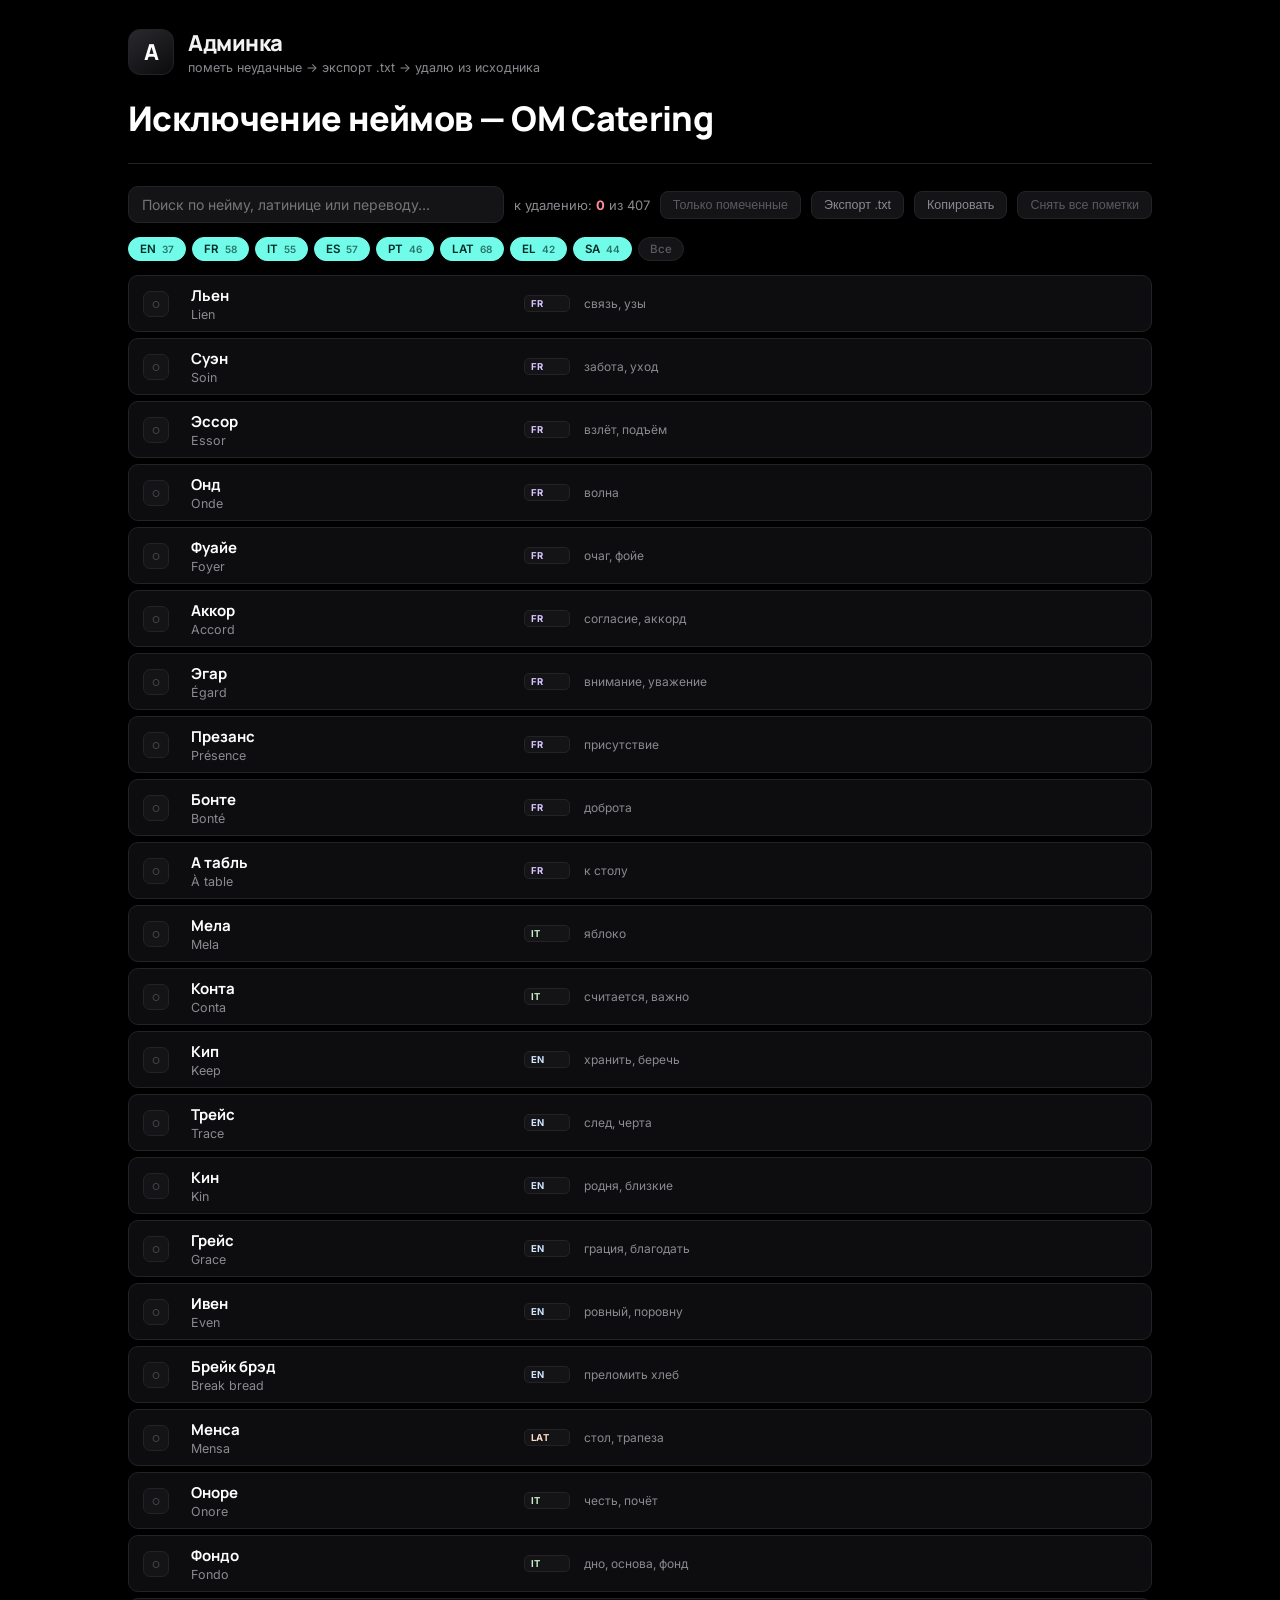
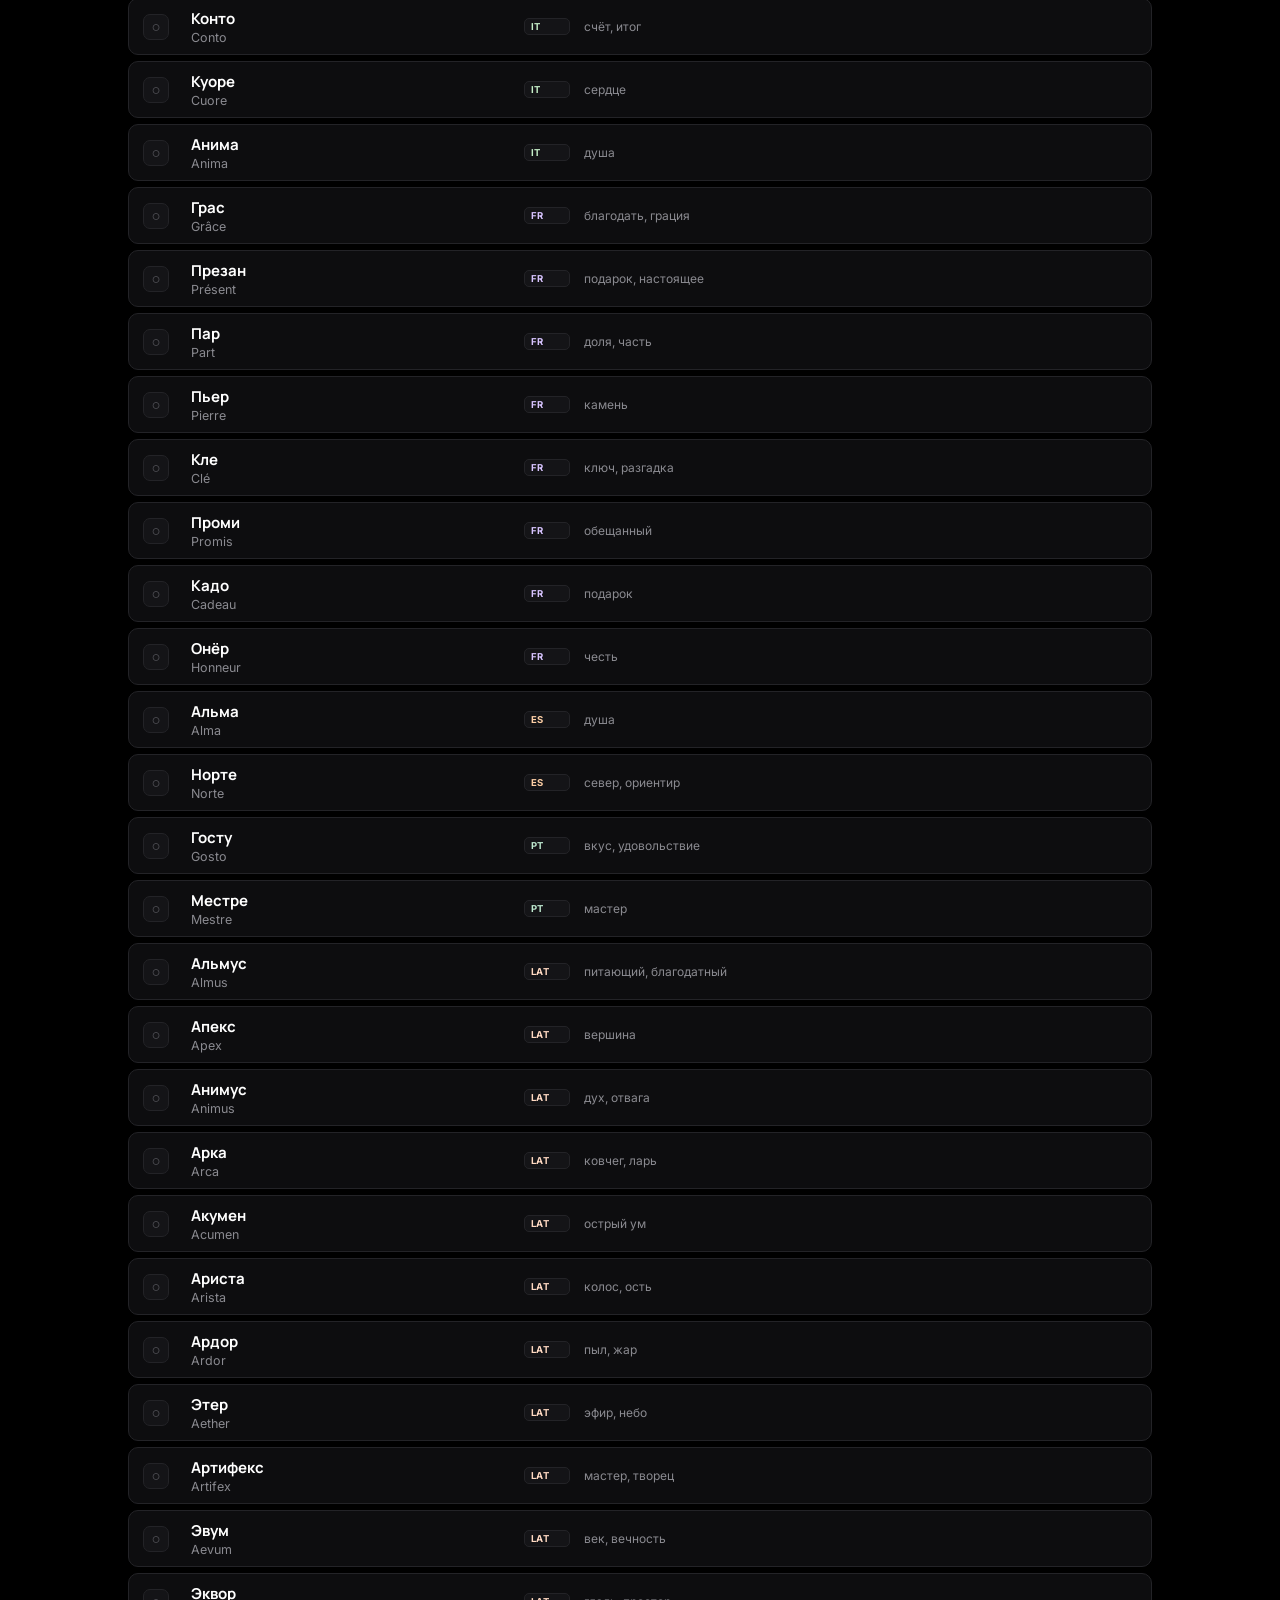
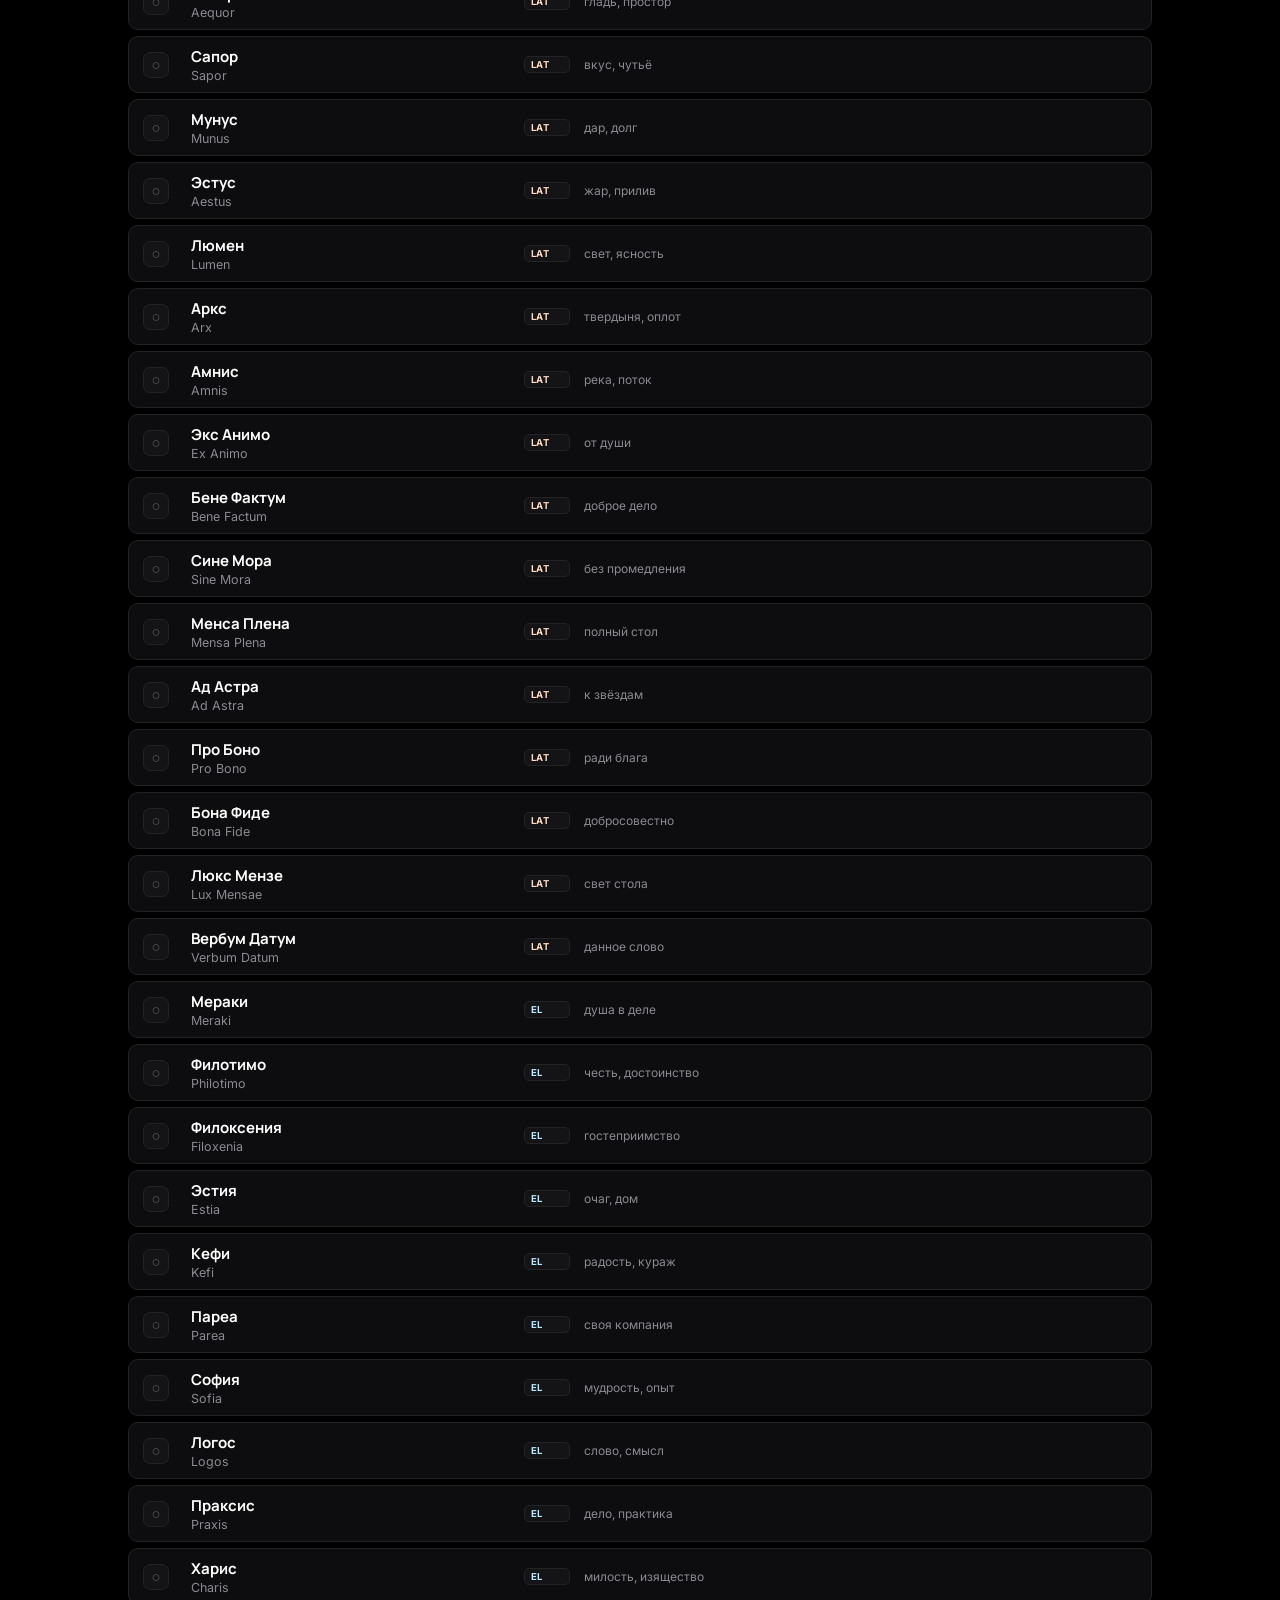
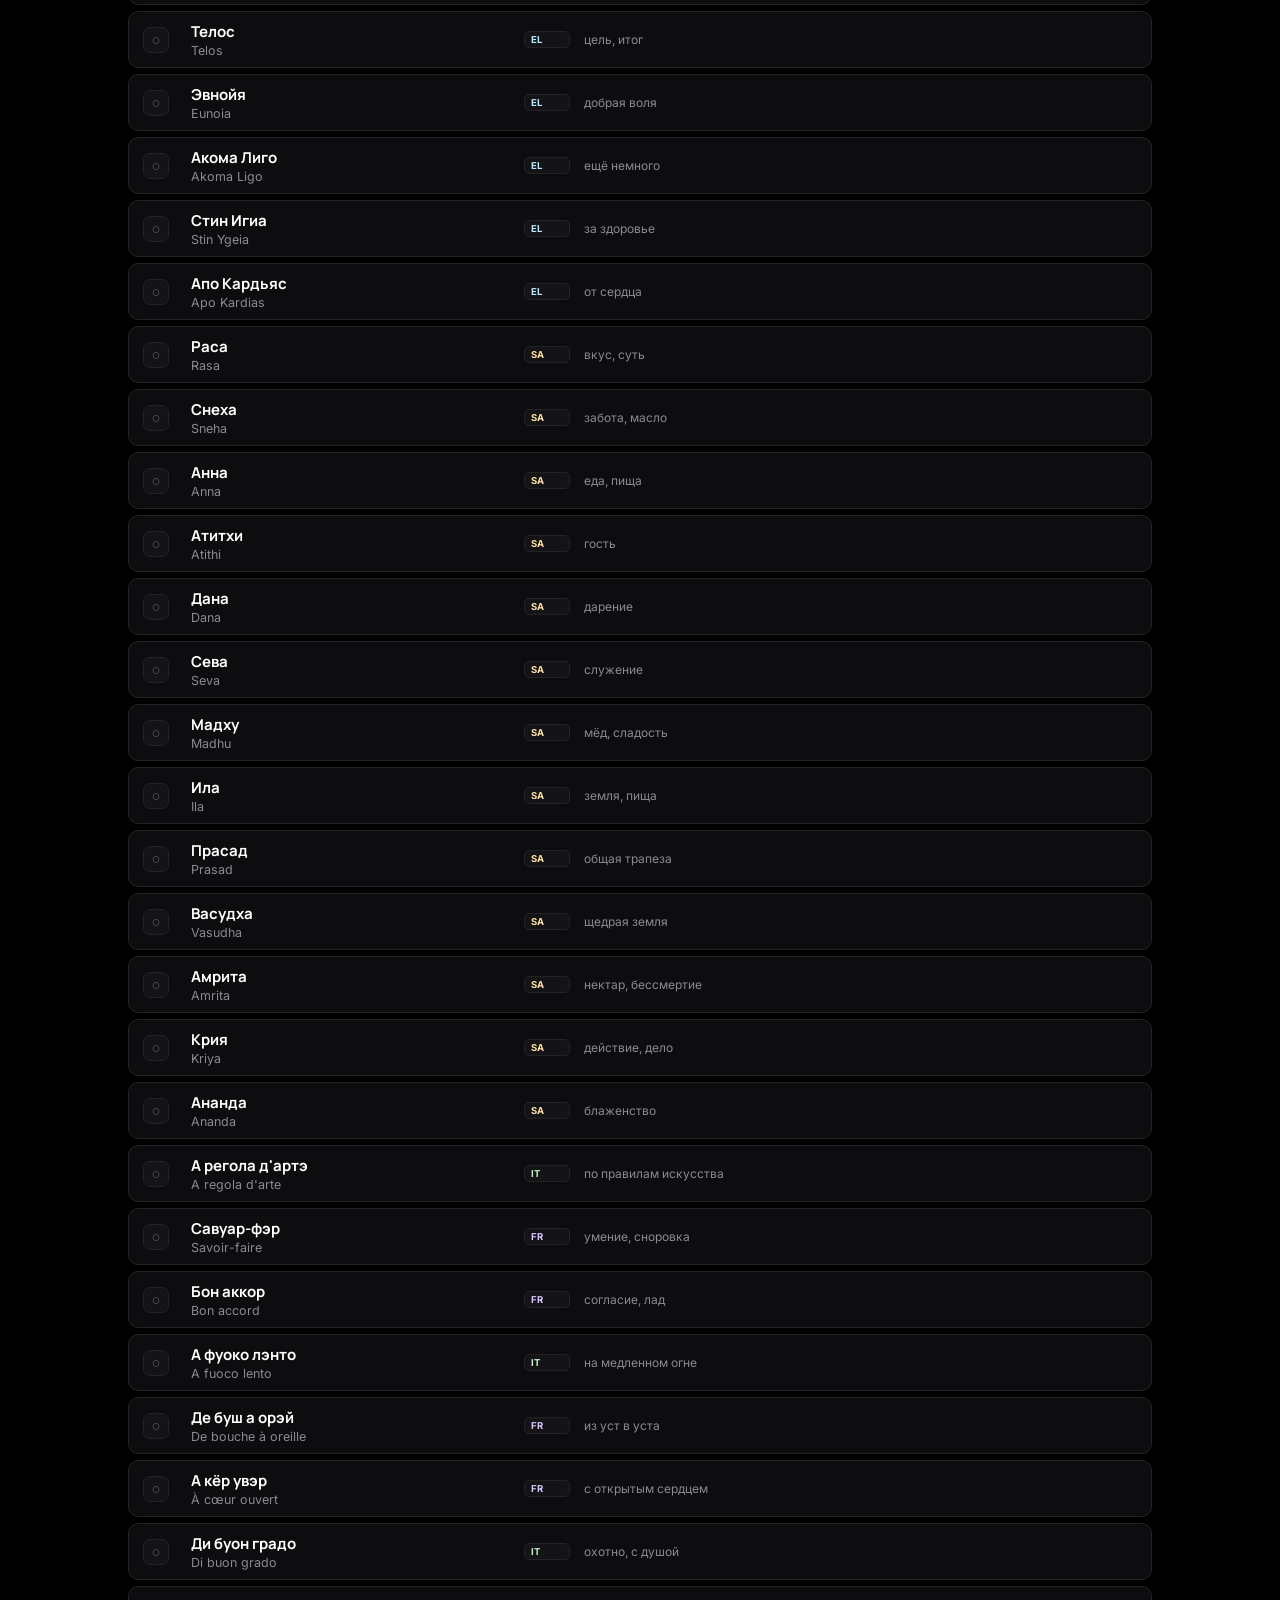
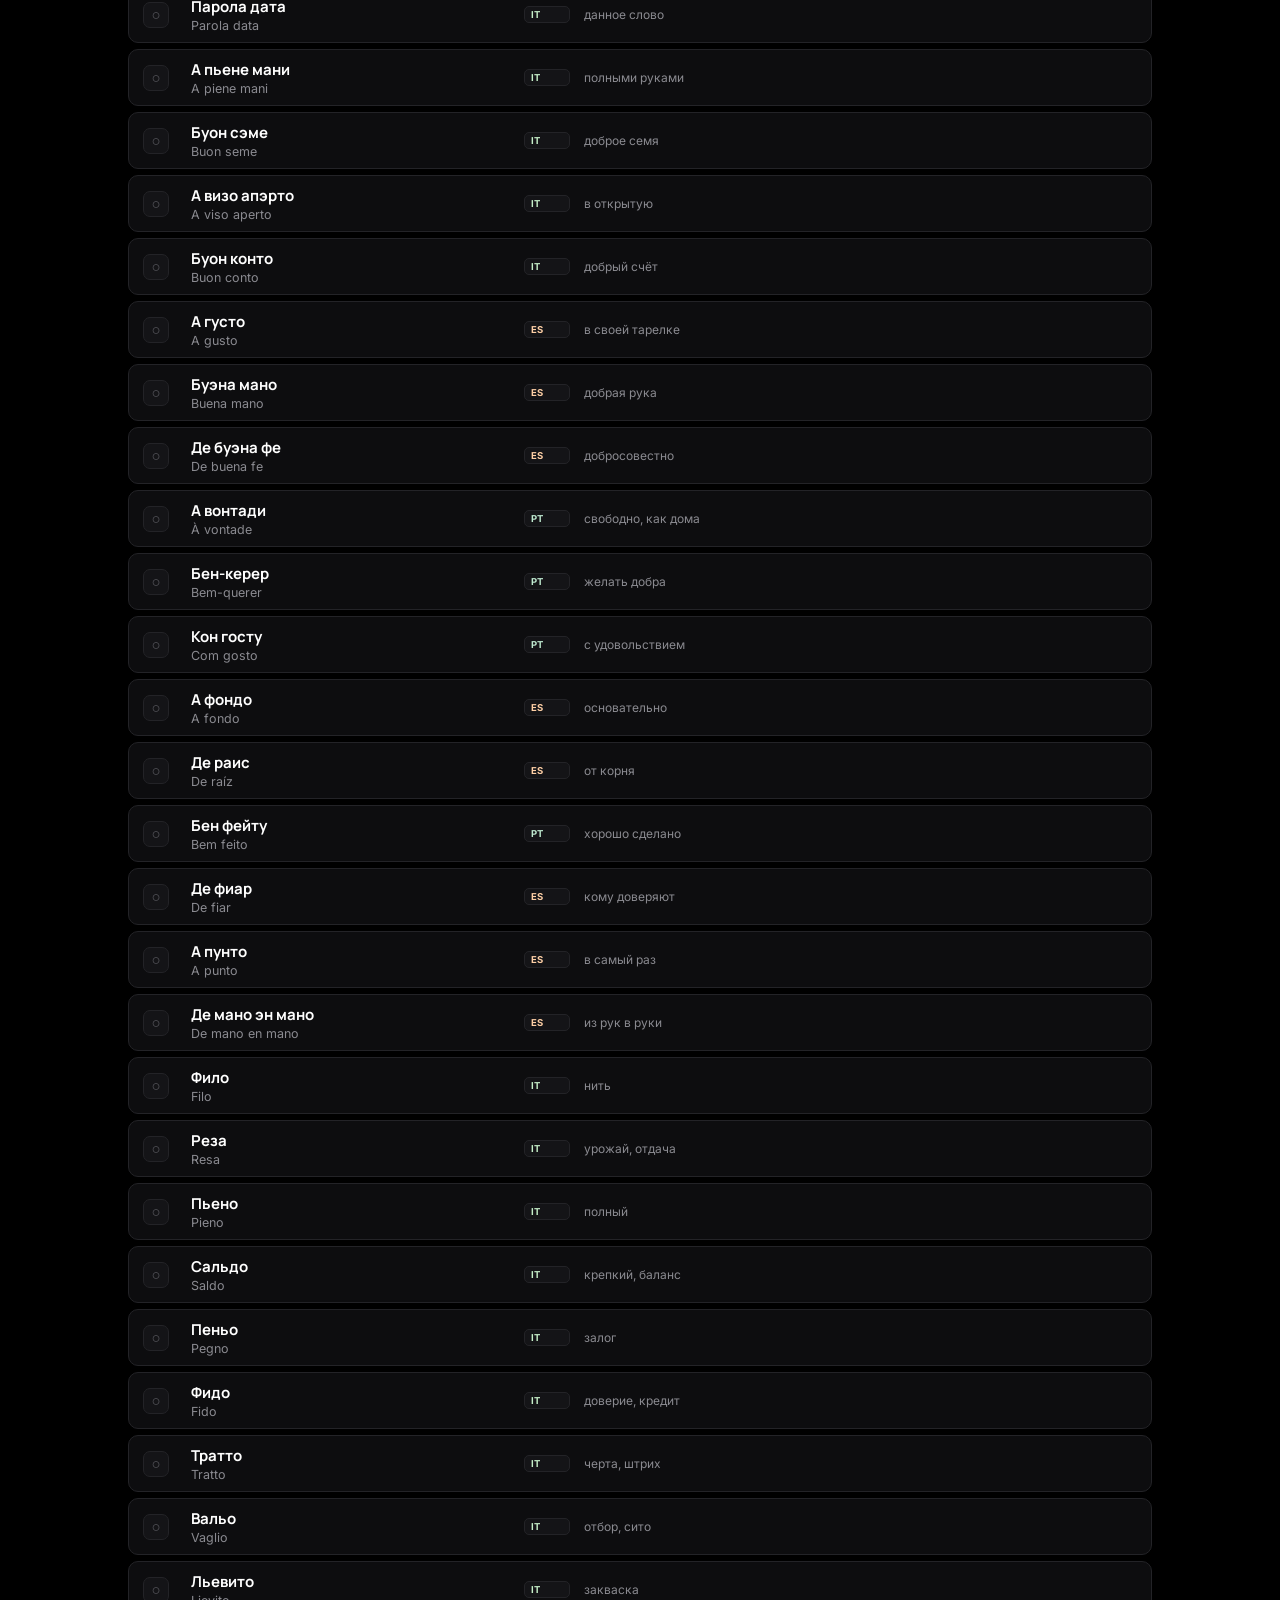
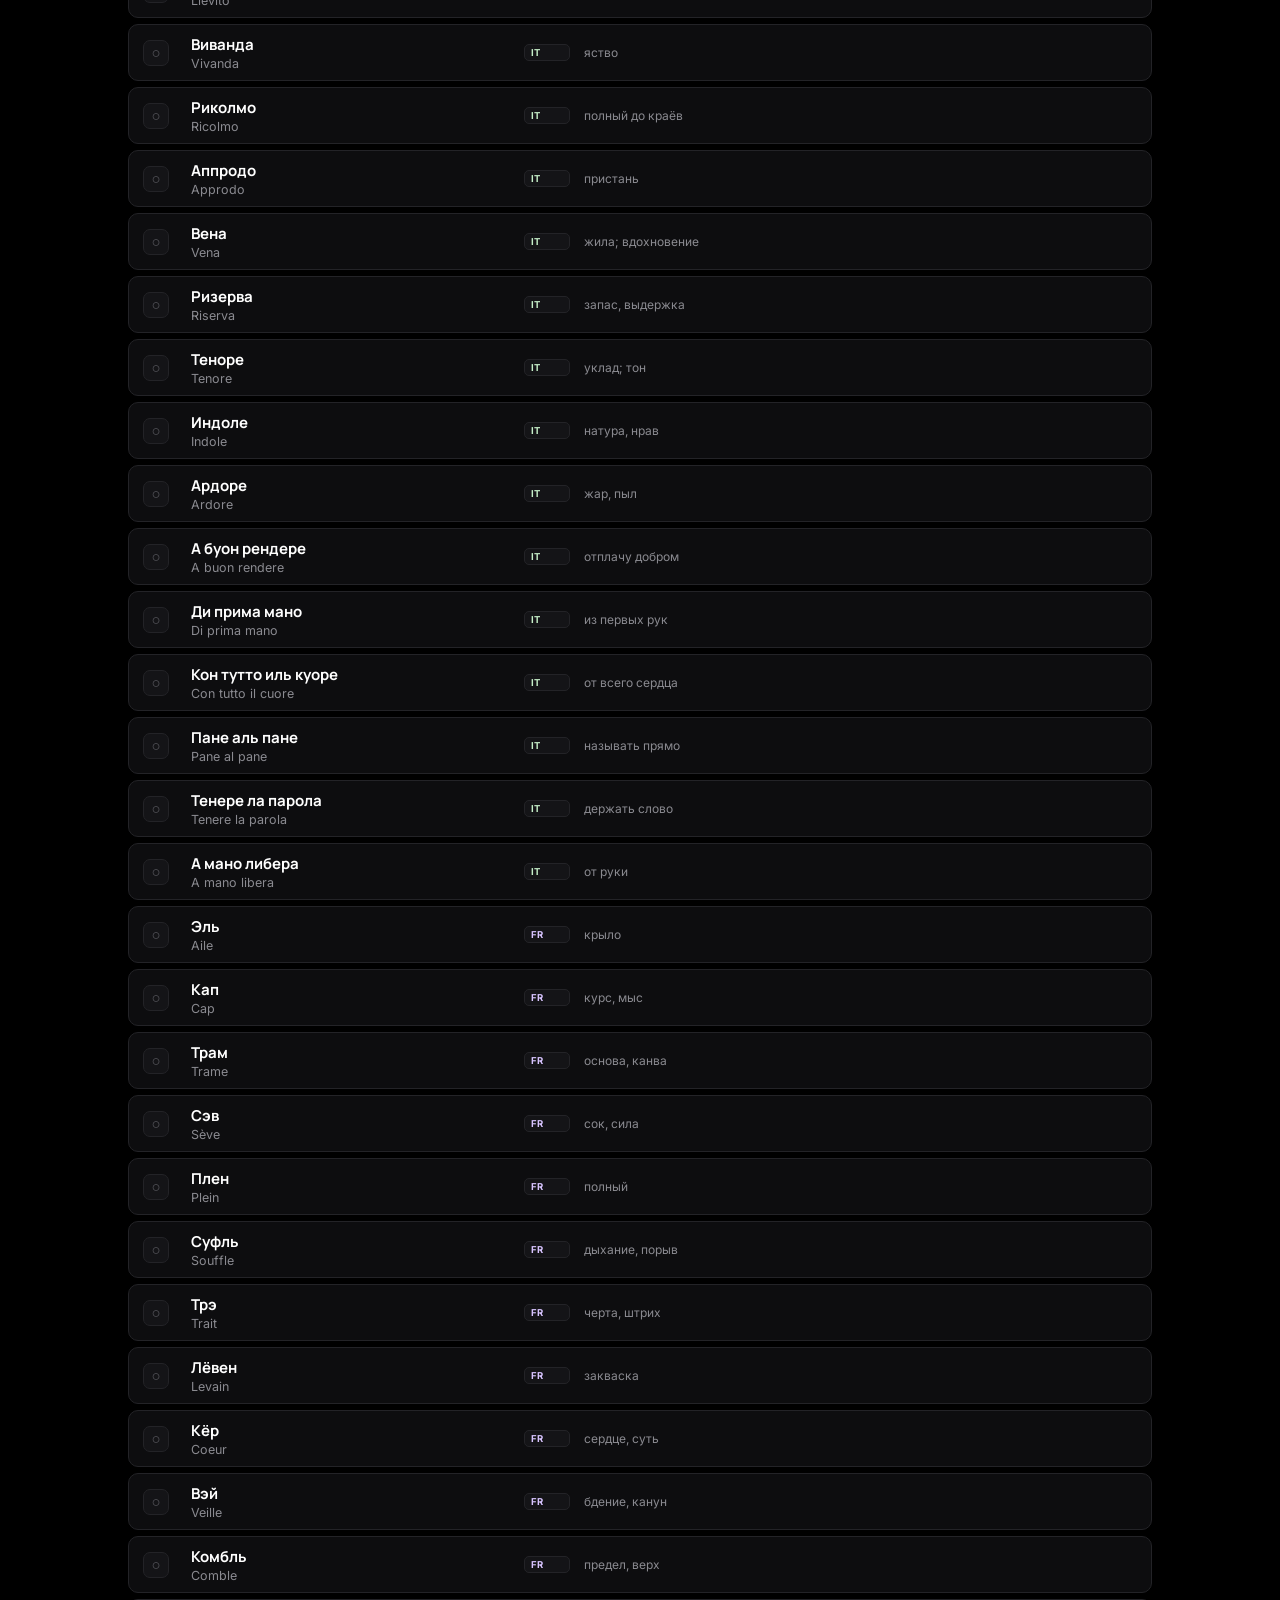
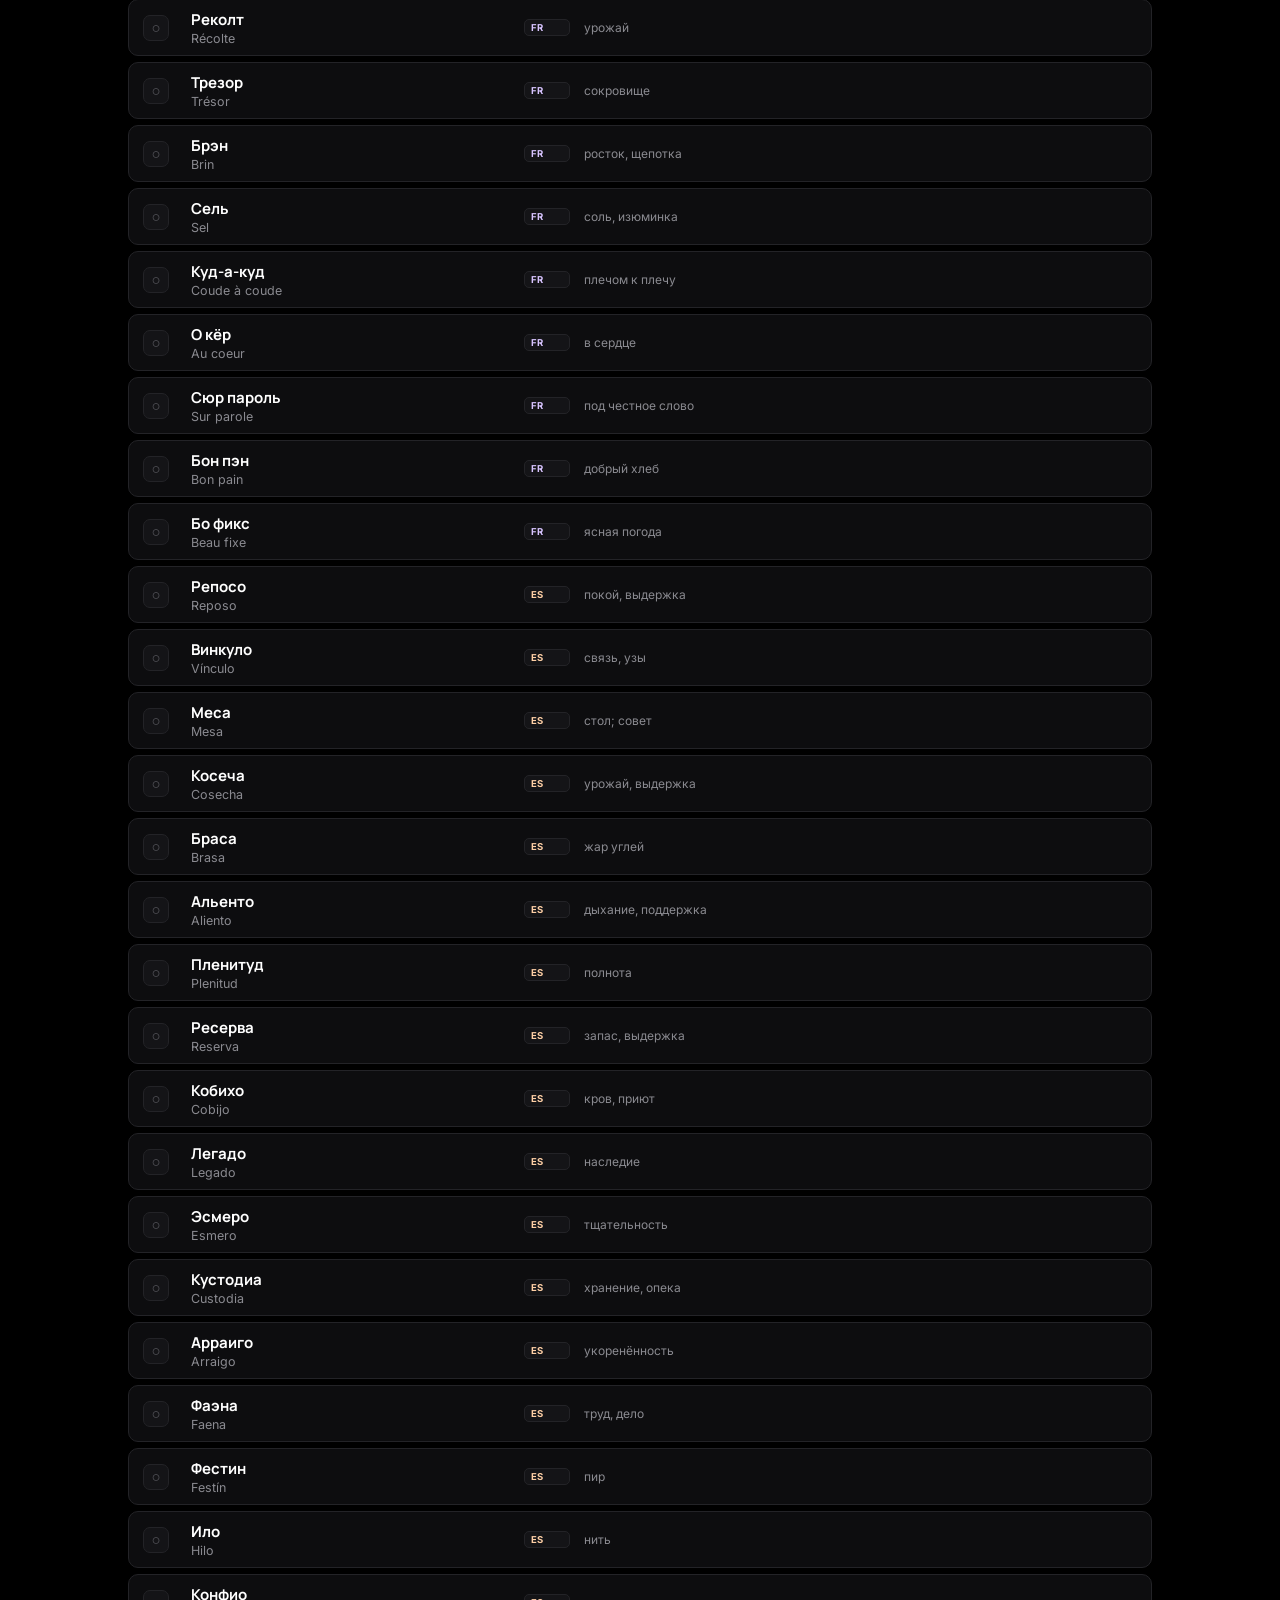
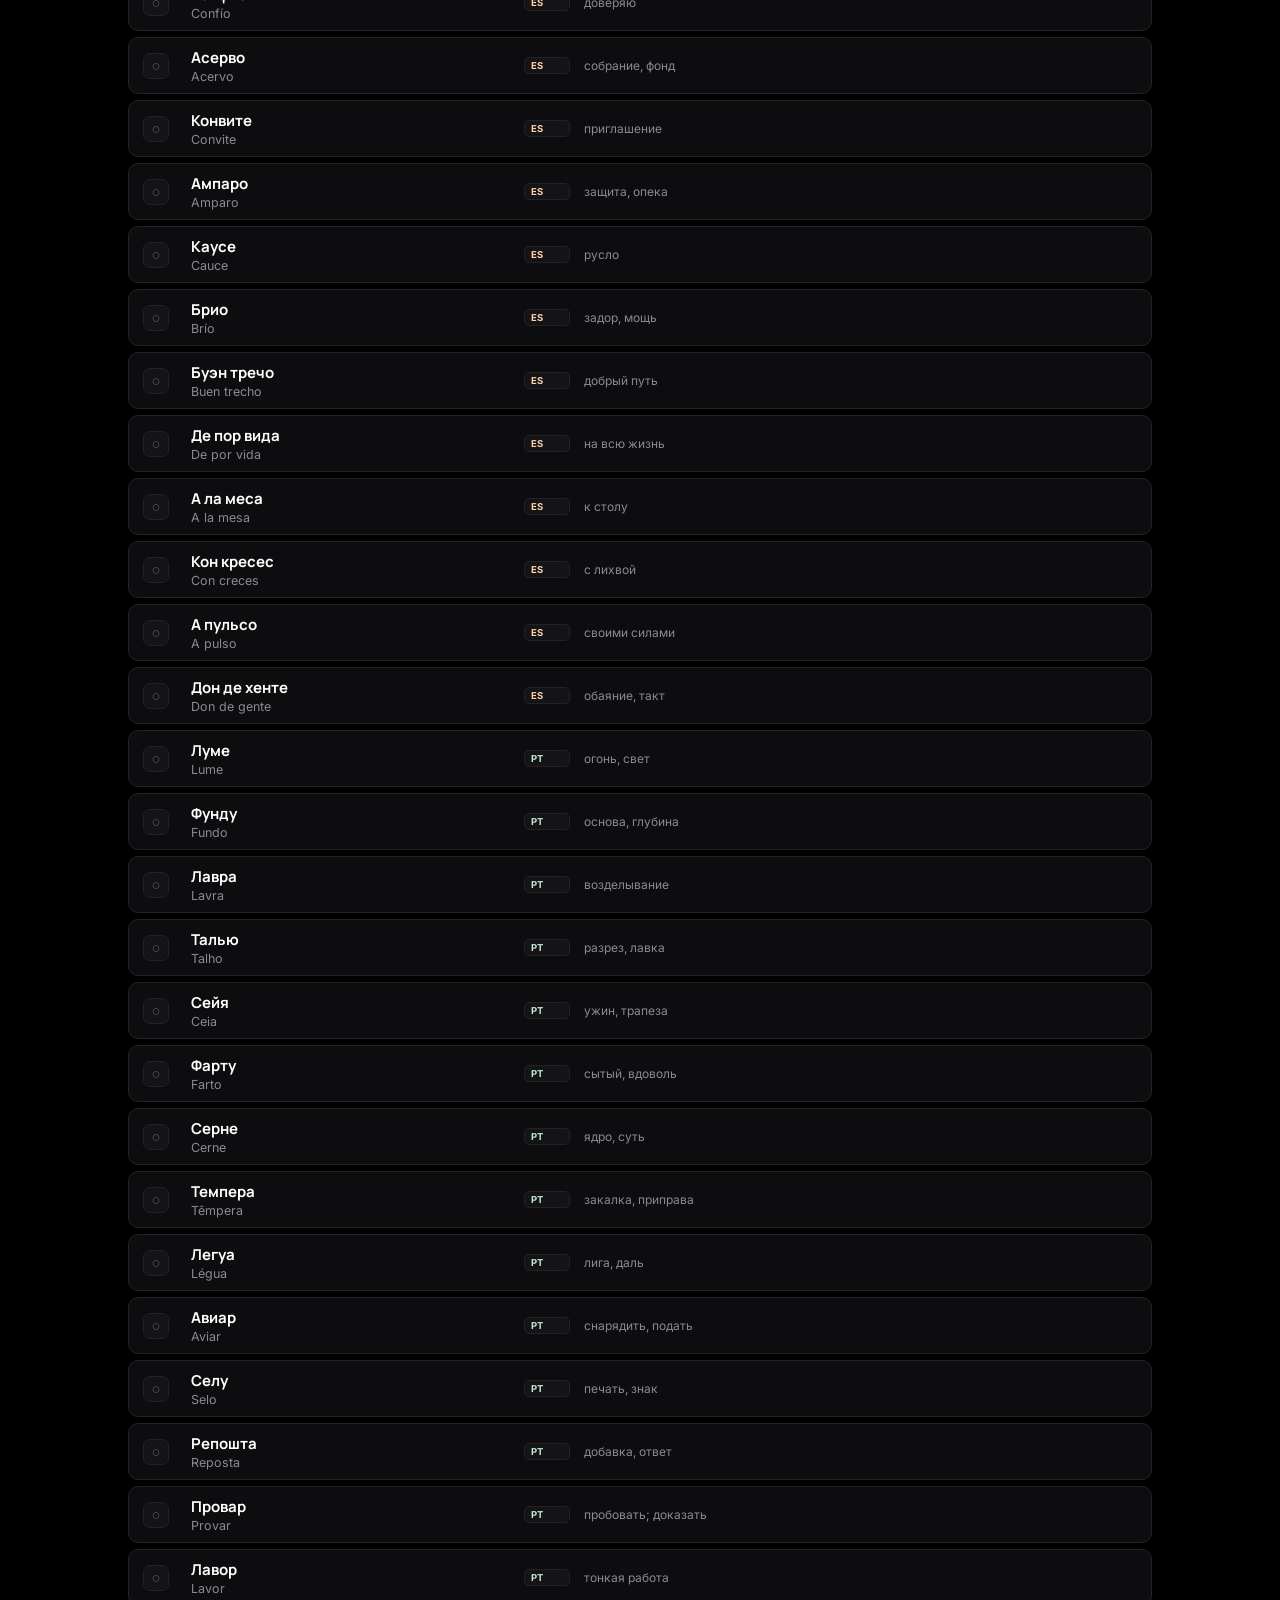
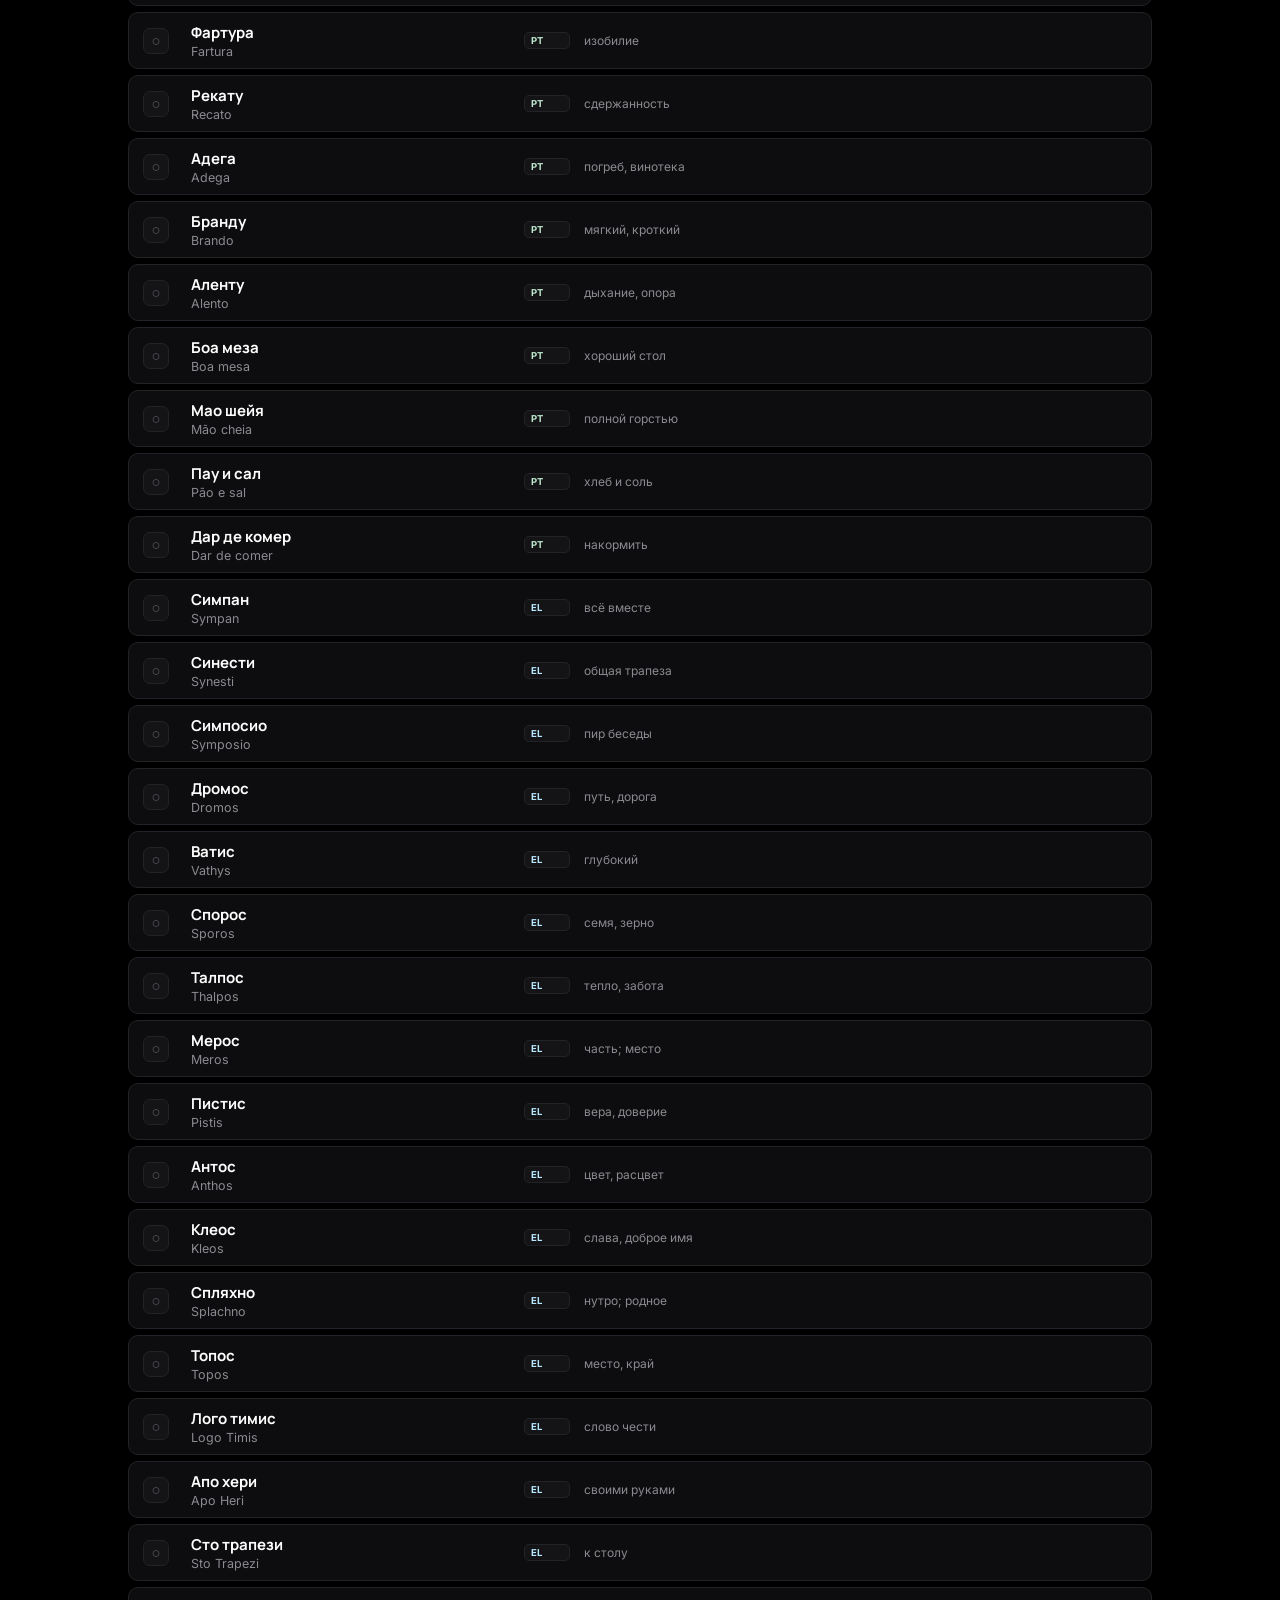
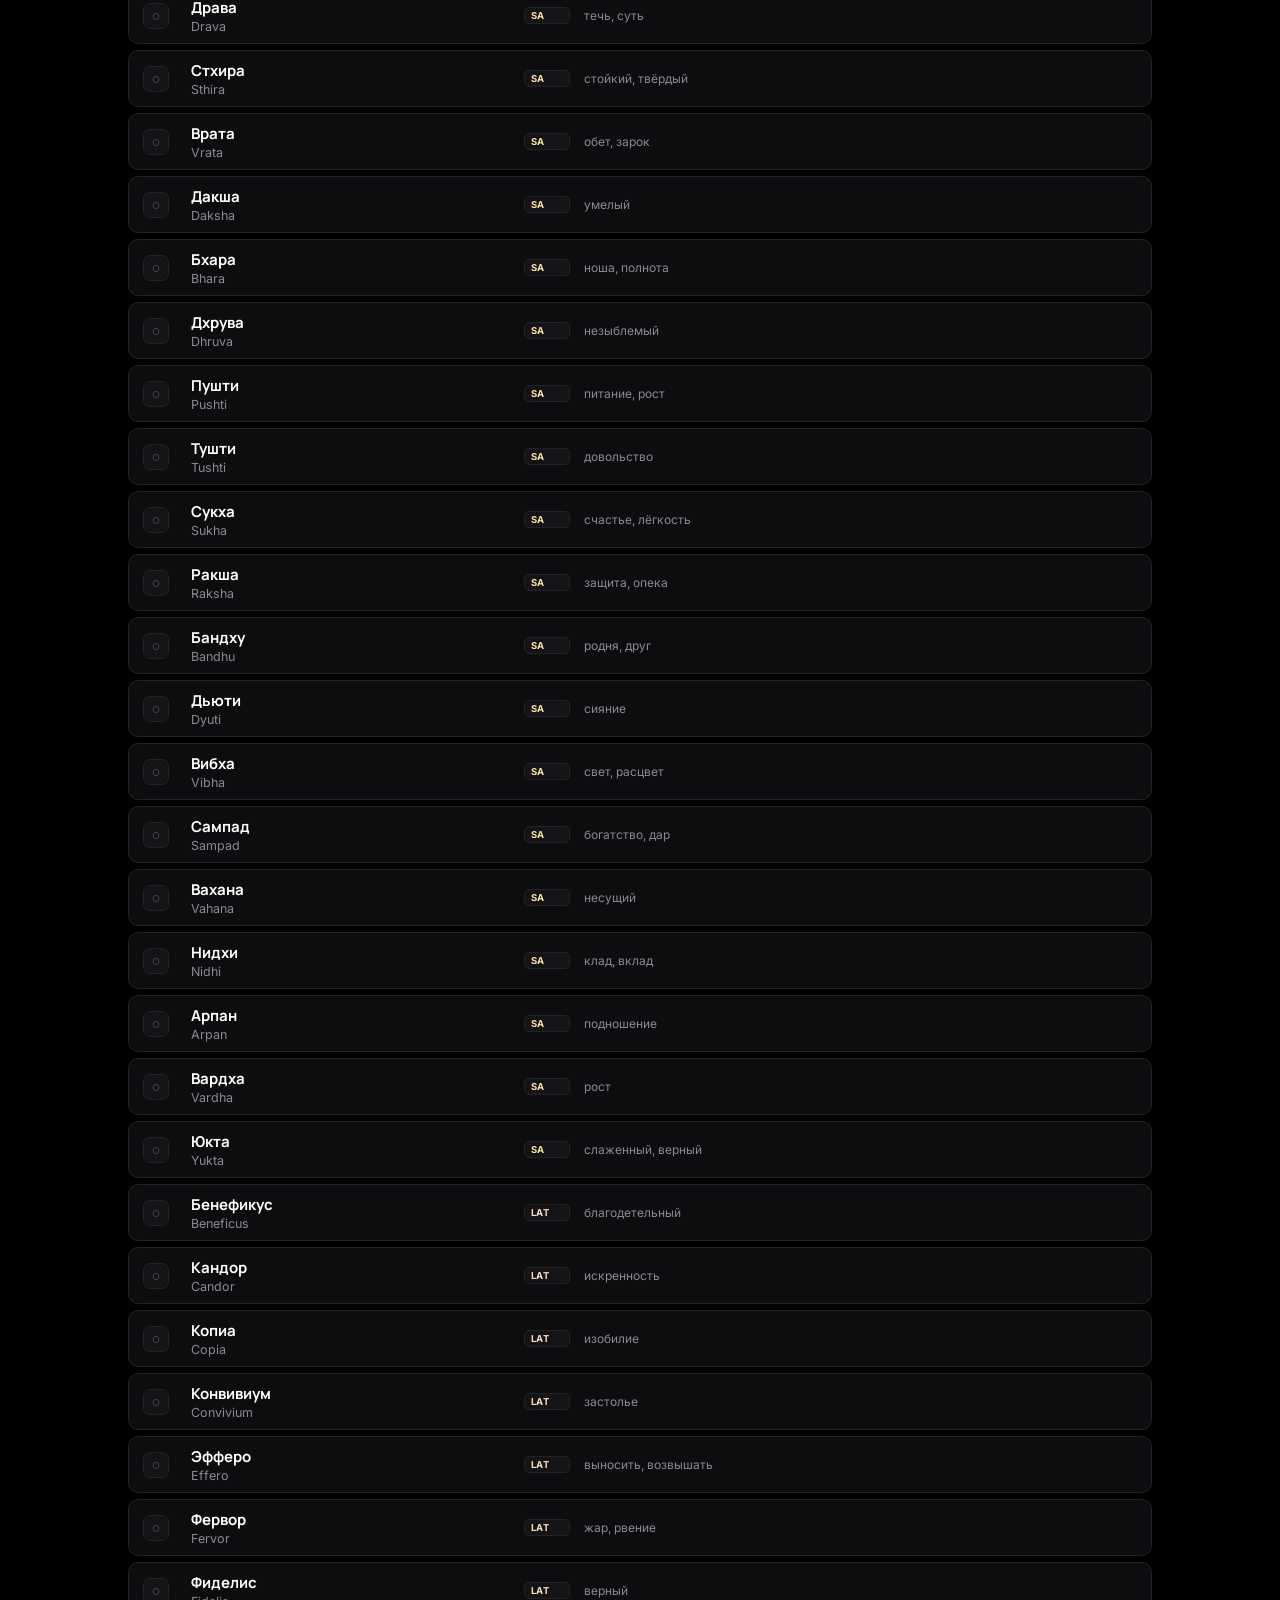
<file: namer/om-catering/admin.html>
<!DOCTYPE html>
<html lang="ru">
<head>
  <meta charset="UTF-8" />
  <meta name="viewport" content="width=device-width, initial-scale=1.0" />
  <title>OM Catering — админка (исключение неймов)</title>
  <link rel="preconnect" href="https://fonts.googleapis.com" />
  <link rel="preconnect" href="https://fonts.gstatic.com" crossorigin />
  <link href="https://fonts.googleapis.com/css2?family=Inter:wght@300;400;500;600;700&family=Manrope:wght@400;500;600;700;800&display=swap" rel="stylesheet" />
  <link rel="stylesheet" href="styles.css" />
  <style>
    .adm-shell { max-width: 1080px; margin: 0 auto; padding: 28px 28px 90px; }
    .adm-sub { font-size: 12.5px; color: var(--muted); margin-top: 2px; }
    .adm-controls { display: flex; gap: 10px; align-items: center; flex-wrap: wrap; margin: 22px 0 14px; }
    .adm-search {
      flex: 1; min-width: 200px; background: var(--panel-2); border: 1px solid var(--line);
      color: var(--text); border-radius: 10px; padding: 9px 13px; font-size: 14px; font-family: inherit;
    }
    .adm-search:focus { outline: none; border-color: var(--accent); }
    .adm-count { font-size: 13px; color: var(--muted); white-space: nowrap; }
    .adm-count b { color: #ff8a9b; }
    .adm-langs { display: flex; flex-wrap: wrap; gap: 6px; margin-bottom: 14px; }
    .adm-list { display: flex; flex-direction: column; gap: 6px; }
    .adm-row {
      display: grid; grid-template-columns: 34px minmax(0, 1.3fr) 46px minmax(0, 0.9fr) minmax(0, 1.3fr);
      gap: 14px; align-items: center;
      background: var(--panel); border: 1px solid var(--line); border-radius: 10px; padding: 9px 14px;
    }
    .adm-row.marked { border-color: #5a2832; background: #160e10; }
    .adm-mark {
      width: 26px; height: 26px; border-radius: 7px; border: 1px solid var(--line);
      background: var(--panel-2); color: var(--dim); font-size: 15px; line-height: 1; cursor: pointer; transition: all .14s;
    }
    .adm-mark:hover { color: #ff8a9b; border-color: #5a2832; }
    .adm-row.marked .adm-mark { color: #fff; background: #b3263c; border-color: #b3263c; }
    .adm-names { display: flex; flex-direction: column; gap: 1px; min-width: 0; }
    .adm-cyr { font-family: "Manrope", sans-serif; font-weight: 700; font-size: 15px; color: #fff; }
    .adm-lat { font-size: 12.5px; color: var(--muted); }
    .adm-row.marked .adm-cyr { text-decoration: line-through; color: #ff8a9b; }
    .adm-gloss { font-size: 12px; color: var(--muted); }
    .adm-note {
      width: 100%; background: var(--panel-2); border: 1px solid var(--line); color: var(--text);
      border-radius: 8px; padding: 7px 10px; font-size: 12.5px; font-family: inherit;
    }
    .adm-note:focus { outline: none; border-color: var(--accent); }
    .adm-note::placeholder { color: var(--dim); }
    .adm-empty { font-size: 13px; color: var(--dim); padding: 16px 0; }
  </style>
</head>
<body>
  <div id="admin"></div>
  <script src="data/registry.js"></script>
  <script src="data/om-catering.js"></script>
  <script src="src/admin.js"></script>
</body>
</html>
</file>
<file: sorter/assets/fonts/fonts.css>
/* Самохостинг: Inter + Spline Sans Mono. Сгенерировано fetch_fonts.py */

@font-face {
  font-family: 'Inter';
  font-style: normal;
  font-weight: 400;
  font-display: swap;
  src: url(./inter-400-0.woff2) format('woff2');
  unicode-range: U+0460-052F, U+1C80-1C8A, U+20B4, U+2DE0-2DFF, U+A640-A69F, U+FE2E-FE2F;
}
/* cyrillic */

@font-face {
  font-family: 'Inter';
  font-style: normal;
  font-weight: 400;
  font-display: swap;
  src: url(./inter-400-1.woff2) format('woff2');
  unicode-range: U+0301, U+0400-045F, U+0490-0491, U+04B0-04B1, U+2116;
}
/* greek-ext */

@font-face {
  font-family: 'Inter';
  font-style: normal;
  font-weight: 400;
  font-display: swap;
  src: url(./inter-400-2.woff2) format('woff2');
  unicode-range: U+1F00-1FFF;
}
/* greek */

@font-face {
  font-family: 'Inter';
  font-style: normal;
  font-weight: 400;
  font-display: swap;
  src: url(./inter-400-3.woff2) format('woff2');
  unicode-range: U+0370-0377, U+037A-037F, U+0384-038A, U+038C, U+038E-03A1, U+03A3-03FF;
}
/* vietnamese */

@font-face {
  font-family: 'Inter';
  font-style: normal;
  font-weight: 400;
  font-display: swap;
  src: url(./inter-400-4.woff2) format('woff2');
  unicode-range: U+0102-0103, U+0110-0111, U+0128-0129, U+0168-0169, U+01A0-01A1, U+01AF-01B0, U+0300-0301, U+0303-0304, U+0308-0309, U+0323, U+0329, U+1EA0-1EF9, U+20AB;
}
/* latin-ext */

@font-face {
  font-family: 'Inter';
  font-style: normal;
  font-weight: 400;
  font-display: swap;
  src: url(./inter-400-5.woff2) format('woff2');
  unicode-range: U+0100-02BA, U+02BD-02C5, U+02C7-02CC, U+02CE-02D7, U+02DD-02FF, U+0304, U+0308, U+0329, U+1D00-1DBF, U+1E00-1E9F, U+1EF2-1EFF, U+2020, U+20A0-20AB, U+20AD-20C0, U+2113, U+2C60-2C7F, U+A720-A7FF;
}
/* latin */

@font-face {
  font-family: 'Inter';
  font-style: normal;
  font-weight: 400;
  font-display: swap;
  src: url(./inter-400-6.woff2) format('woff2');
  unicode-range: U+0000-00FF, U+0131, U+0152-0153, U+02BB-02BC, U+02C6, U+02DA, U+02DC, U+0304, U+0308, U+0329, U+2000-206F, U+20AC, U+2122, U+2191, U+2193, U+2212, U+2215, U+FEFF, U+FFFD;
}
/* cyrillic-ext */

@font-face {
  font-family: 'Inter';
  font-style: normal;
  font-weight: 600;
  font-display: swap;
  src: url(./inter-600-0.woff2) format('woff2');
  unicode-range: U+0460-052F, U+1C80-1C8A, U+20B4, U+2DE0-2DFF, U+A640-A69F, U+FE2E-FE2F;
}
/* cyrillic */

@font-face {
  font-family: 'Inter';
  font-style: normal;
  font-weight: 600;
  font-display: swap;
  src: url(./inter-600-1.woff2) format('woff2');
  unicode-range: U+0301, U+0400-045F, U+0490-0491, U+04B0-04B1, U+2116;
}
/* greek-ext */

@font-face {
  font-family: 'Inter';
  font-style: normal;
  font-weight: 600;
  font-display: swap;
  src: url(./inter-600-2.woff2) format('woff2');
  unicode-range: U+1F00-1FFF;
}
/* greek */

@font-face {
  font-family: 'Inter';
  font-style: normal;
  font-weight: 600;
  font-display: swap;
  src: url(./inter-600-3.woff2) format('woff2');
  unicode-range: U+0370-0377, U+037A-037F, U+0384-038A, U+038C, U+038E-03A1, U+03A3-03FF;
}
/* vietnamese */

@font-face {
  font-family: 'Inter';
  font-style: normal;
  font-weight: 600;
  font-display: swap;
  src: url(./inter-600-4.woff2) format('woff2');
  unicode-range: U+0102-0103, U+0110-0111, U+0128-0129, U+0168-0169, U+01A0-01A1, U+01AF-01B0, U+0300-0301, U+0303-0304, U+0308-0309, U+0323, U+0329, U+1EA0-1EF9, U+20AB;
}
/* latin-ext */

@font-face {
  font-family: 'Inter';
  font-style: normal;
  font-weight: 600;
  font-display: swap;
  src: url(./inter-600-5.woff2) format('woff2');
  unicode-range: U+0100-02BA, U+02BD-02C5, U+02C7-02CC, U+02CE-02D7, U+02DD-02FF, U+0304, U+0308, U+0329, U+1D00-1DBF, U+1E00-1E9F, U+1EF2-1EFF, U+2020, U+20A0-20AB, U+20AD-20C0, U+2113, U+2C60-2C7F, U+A720-A7FF;
}
/* latin */

@font-face {
  font-family: 'Inter';
  font-style: normal;
  font-weight: 600;
  font-display: swap;
  src: url(./inter-600-6.woff2) format('woff2');
  unicode-range: U+0000-00FF, U+0131, U+0152-0153, U+02BB-02BC, U+02C6, U+02DA, U+02DC, U+0304, U+0308, U+0329, U+2000-206F, U+20AC, U+2122, U+2191, U+2193, U+2212, U+2215, U+FEFF, U+FFFD;
}
/* cyrillic-ext */

@font-face {
  font-family: 'Inter';
  font-style: normal;
  font-weight: 700;
  font-display: swap;
  src: url(./inter-700-0.woff2) format('woff2');
  unicode-range: U+0460-052F, U+1C80-1C8A, U+20B4, U+2DE0-2DFF, U+A640-A69F, U+FE2E-FE2F;
}
/* cyrillic */

@font-face {
  font-family: 'Inter';
  font-style: normal;
  font-weight: 700;
  font-display: swap;
  src: url(./inter-700-1.woff2) format('woff2');
  unicode-range: U+0301, U+0400-045F, U+0490-0491, U+04B0-04B1, U+2116;
}
/* greek-ext */

@font-face {
  font-family: 'Inter';
  font-style: normal;
  font-weight: 700;
  font-display: swap;
  src: url(./inter-700-2.woff2) format('woff2');
  unicode-range: U+1F00-1FFF;
}
/* greek */

@font-face {
  font-family: 'Inter';
  font-style: normal;
  font-weight: 700;
  font-display: swap;
  src: url(./inter-700-3.woff2) format('woff2');
  unicode-range: U+0370-0377, U+037A-037F, U+0384-038A, U+038C, U+038E-03A1, U+03A3-03FF;
}
/* vietnamese */

@font-face {
  font-family: 'Inter';
  font-style: normal;
  font-weight: 700;
  font-display: swap;
  src: url(./inter-700-4.woff2) format('woff2');
  unicode-range: U+0102-0103, U+0110-0111, U+0128-0129, U+0168-0169, U+01A0-01A1, U+01AF-01B0, U+0300-0301, U+0303-0304, U+0308-0309, U+0323, U+0329, U+1EA0-1EF9, U+20AB;
}
/* latin-ext */

@font-face {
  font-family: 'Inter';
  font-style: normal;
  font-weight: 700;
  font-display: swap;
  src: url(./inter-700-5.woff2) format('woff2');
  unicode-range: U+0100-02BA, U+02BD-02C5, U+02C7-02CC, U+02CE-02D7, U+02DD-02FF, U+0304, U+0308, U+0329, U+1D00-1DBF, U+1E00-1E9F, U+1EF2-1EFF, U+2020, U+20A0-20AB, U+20AD-20C0, U+2113, U+2C60-2C7F, U+A720-A7FF;
}
/* latin */

@font-face {
  font-family: 'Inter';
  font-style: normal;
  font-weight: 700;
  font-display: swap;
  src: url(./inter-700-6.woff2) format('woff2');
  unicode-range: U+0000-00FF, U+0131, U+0152-0153, U+02BB-02BC, U+02C6, U+02DA, U+02DC, U+0304, U+0308, U+0329, U+2000-206F, U+20AC, U+2122, U+2191, U+2193, U+2212, U+2215, U+FEFF, U+FFFD;
}
/* cyrillic-ext */

@font-face {
  font-family: 'Inter';
  font-style: normal;
  font-weight: 800;
  font-display: swap;
  src: url(./inter-800-0.woff2) format('woff2');
  unicode-range: U+0460-052F, U+1C80-1C8A, U+20B4, U+2DE0-2DFF, U+A640-A69F, U+FE2E-FE2F;
}
/* cyrillic */

@font-face {
  font-family: 'Inter';
  font-style: normal;
  font-weight: 800;
  font-display: swap;
  src: url(./inter-800-1.woff2) format('woff2');
  unicode-range: U+0301, U+0400-045F, U+0490-0491, U+04B0-04B1, U+2116;
}
/* greek-ext */

@font-face {
  font-family: 'Inter';
  font-style: normal;
  font-weight: 800;
  font-display: swap;
  src: url(./inter-800-2.woff2) format('woff2');
  unicode-range: U+1F00-1FFF;
}
/* greek */

@font-face {
  font-family: 'Inter';
  font-style: normal;
  font-weight: 800;
  font-display: swap;
  src: url(./inter-800-3.woff2) format('woff2');
  unicode-range: U+0370-0377, U+037A-037F, U+0384-038A, U+038C, U+038E-03A1, U+03A3-03FF;
}
/* vietnamese */

@font-face {
  font-family: 'Inter';
  font-style: normal;
  font-weight: 800;
  font-display: swap;
  src: url(./inter-800-4.woff2) format('woff2');
  unicode-range: U+0102-0103, U+0110-0111, U+0128-0129, U+0168-0169, U+01A0-01A1, U+01AF-01B0, U+0300-0301, U+0303-0304, U+0308-0309, U+0323, U+0329, U+1EA0-1EF9, U+20AB;
}
/* latin-ext */

@font-face {
  font-family: 'Inter';
  font-style: normal;
  font-weight: 800;
  font-display: swap;
  src: url(./inter-800-5.woff2) format('woff2');
  unicode-range: U+0100-02BA, U+02BD-02C5, U+02C7-02CC, U+02CE-02D7, U+02DD-02FF, U+0304, U+0308, U+0329, U+1D00-1DBF, U+1E00-1E9F, U+1EF2-1EFF, U+2020, U+20A0-20AB, U+20AD-20C0, U+2113, U+2C60-2C7F, U+A720-A7FF;
}
/* latin */

@font-face {
  font-family: 'Inter';
  font-style: normal;
  font-weight: 800;
  font-display: swap;
  src: url(./inter-800-6.woff2) format('woff2');
  unicode-range: U+0000-00FF, U+0131, U+0152-0153, U+02BB-02BC, U+02C6, U+02DA, U+02DC, U+0304, U+0308, U+0329, U+2000-206F, U+20AC, U+2122, U+2191, U+2193, U+2212, U+2215, U+FEFF, U+FFFD;
}
/* latin-ext */

@font-face {
  font-family: 'Spline Sans Mono';
  font-style: normal;
  font-weight: 400;
  font-display: swap;
  src: url(./spline-sans-mono-400-0.woff2) format('woff2');
  unicode-range: U+0100-02BA, U+02BD-02C5, U+02C7-02CC, U+02CE-02D7, U+02DD-02FF, U+0304, U+0308, U+0329, U+1D00-1DBF, U+1E00-1E9F, U+1EF2-1EFF, U+2020, U+20A0-20AB, U+20AD-20C0, U+2113, U+2C60-2C7F, U+A720-A7FF;
}
/* latin */

@font-face {
  font-family: 'Spline Sans Mono';
  font-style: normal;
  font-weight: 400;
  font-display: swap;
  src: url(./spline-sans-mono-400-1.woff2) format('woff2');
  unicode-range: U+0000-00FF, U+0131, U+0152-0153, U+02BB-02BC, U+02C6, U+02DA, U+02DC, U+0304, U+0308, U+0329, U+2000-206F, U+20AC, U+2122, U+2191, U+2193, U+2212, U+2215, U+FEFF, U+FFFD;
}
/* latin-ext */

@font-face {
  font-family: 'Spline Sans Mono';
  font-style: normal;
  font-weight: 600;
  font-display: swap;
  src: url(./spline-sans-mono-600-0.woff2) format('woff2');
  unicode-range: U+0100-02BA, U+02BD-02C5, U+02C7-02CC, U+02CE-02D7, U+02DD-02FF, U+0304, U+0308, U+0329, U+1D00-1DBF, U+1E00-1E9F, U+1EF2-1EFF, U+2020, U+20A0-20AB, U+20AD-20C0, U+2113, U+2C60-2C7F, U+A720-A7FF;
}
/* latin */

@font-face {
  font-family: 'Spline Sans Mono';
  font-style: normal;
  font-weight: 600;
  font-display: swap;
  src: url(./spline-sans-mono-600-1.woff2) format('woff2');
  unicode-range: U+0000-00FF, U+0131, U+0152-0153, U+02BB-02BC, U+02C6, U+02DA, U+02DC, U+0304, U+0308, U+0329, U+2000-206F, U+20AC, U+2122, U+2191, U+2193, U+2212, U+2215, U+FEFF, U+FFFD;
}
</file>
<file: sorter/style.css>
/* Сортировщик — тёмная неон-тема. Акцент #71FCE9. */

:root{
  --bg:        #06080a;
  --bg2:       #0a0e12;
  --panel:     rgba(255,255,255,.035);
  --panel-bd:  rgba(255,255,255,.09);
  --accent:    #71FCE9;
  --accent-d:  rgba(113,252,233,.16);
  --accent-g:  rgba(113,252,233,.55);
  --bad:       #ff5a6e;
  --bad-d:     rgba(255,90,110,.14);
  --bad-g:     rgba(255,90,110,.5);
  --ink:       #e9f6f4;
  --muted:     #788690;
  --display: 'Inter', system-ui, sans-serif;
  --mono:    'Spline Sans Mono', ui-monospace, monospace;
  --sans:    system-ui, -apple-system, 'Avenir Next', sans-serif;
  --script:  'Kohinoor Devanagari', 'Devanagari Sangam MN', 'Noto Sans Devanagari', system-ui, serif;
  --appear: .19s;   /* появление карточки — задаётся «скоростью анимации» */
  --fly: .3s;       /* вылет карточки в корзину */
}

*{ box-sizing:border-box; margin:0; padding:0; }
html,body{ height:100%; }
body{
  background:var(--bg); color:var(--ink); font-family:var(--sans);
  overflow:hidden; -webkit-font-smoothing:antialiased; user-select:none;
}
kbd{
  font-family:var(--mono); font-size:.82em; font-weight:600;
  background:rgba(255,255,255,.06); border:1px solid var(--panel-bd);
  border-bottom-width:2px; border-radius:6px; padding:.12em .42em; color:var(--ink);
}

/* ── фоновая сетка / свечение ────────────────────────────────── */
.grid-bg{
  position:fixed; inset:0; z-index:0; pointer-events:none;
  background:
    radial-gradient(120% 80% at 50% 112%, var(--accent-d), transparent 60%),
    radial-gradient(80% 50% at 50% -10%, rgba(255,255,255,.04), transparent 60%),
    linear-gradient(transparent 0 0);
}
.grid-bg::before{
  content:""; position:absolute; inset:-2px;
  background-image:
    linear-gradient(rgba(255,255,255,.035) 1px, transparent 1px),
    linear-gradient(90deg, rgba(255,255,255,.035) 1px, transparent 1px);
  background-size:46px 46px;
  -webkit-mask-image:radial-gradient(120% 90% at 50% 40%, #000 35%, transparent 80%);
          mask-image:radial-gradient(120% 90% at 50% 40%, #000 35%, transparent 80%);
}

/* ── шапка ───────────────────────────────────────────────────── */
#topbar{
  position:relative; z-index:5;
  display:flex; align-items:center; justify-content:space-between;
  gap:16px; padding:14px clamp(14px,3vw,30px) 0;
}
.brand{ display:flex; align-items:baseline; gap:12px; min-width:0; }
.brand .mark{
  width:18px; height:18px; border-radius:6px; align-self:center; flex:0 0 auto;
  background:linear-gradient(150deg, var(--accent), #2bd6c2);
  box-shadow:0 0 18px var(--accent-g), inset 0 0 6px rgba(255,255,255,.5);
}
.wordmark{ font-family:var(--display); font-weight:800; letter-spacing:.04em; font-size:clamp(14px,1.5vw,18px); }
.brand .sub{ font-family:var(--mono); font-size:11px; color:var(--muted); white-space:nowrap; }
@media (max-width:720px){ .brand .sub{ display:none; } }

.counters{ display:flex; align-items:center; gap:10px; }
.chip{
  font-family:var(--mono); display:flex; flex-direction:column; align-items:center;
  line-height:1; padding:7px 12px; border-radius:11px;
  background:var(--panel); border:1px solid var(--panel-bd); min-width:54px;
}
.chip b{ font-size:18px; color:var(--accent); }
.chip span{ font-size:9.5px; letter-spacing:.12em; color:var(--muted); margin-top:3px; text-transform:uppercase; }
.chip.ghost b{ color:var(--ink); }
#cBad{ color:var(--bad); }

.iconbtn{
  font-family:var(--mono); cursor:pointer; color:var(--ink);
  background:var(--panel); border:1px solid var(--panel-bd); border-radius:11px;
  width:40px; height:40px; font-size:18px; transition:.15s;
}
.iconbtn:hover{ border-color:var(--accent); color:var(--accent); box-shadow:0 0 14px var(--accent-d); }

.progress{ position:absolute; left:0; right:0; bottom:-1px; height:2px; background:rgba(255,255,255,.06); }
.progress i{ display:block; height:100%; width:0; background:linear-gradient(90deg,var(--accent),#37e9d2); box-shadow:0 0 10px var(--accent-g); transition:width .3s; }

/* ── экраны ──────────────────────────────────────────────────── */
.screen{ position:relative; z-index:2; height:calc(100vh - 70px); }
.hidden{ display:none !important; }

/* ── игровое поле ────────────────────────────────────────────── */
.lane{ display:flex; height:100%; align-items:stretch; gap:0; }
.basket{
  flex:0 0 clamp(86px,12vw,168px);
  display:flex; flex-direction:column; align-items:center; justify-content:center; gap:14px;
  position:relative; transition:.18s;
}
.basket .bkey kbd{ font-size:16px; padding:.22em .46em; }
.basket .bkey{ display:flex; gap:6px; align-items:center; opacity:.55; transition:.18s; }
.basket .bcount{
  font-family:var(--display); font-weight:800; line-height:1;
  font-size:clamp(34px,5.2vw,62px); font-variant-numeric:tabular-nums;
}
.basket.bad{ background:linear-gradient(90deg, var(--bad-d), transparent 85%); }
.basket.good{ background:linear-gradient(270deg, var(--accent-d), transparent 85%); }
.basket.bad .bcount{ color:var(--bad); text-shadow:0 0 26px var(--bad-g); }
.basket.good .bcount{ color:var(--accent); text-shadow:0 0 26px var(--accent-g); }
.basket .bcount.bump{ animation:bump .3s ease; }
@keyframes bump{ 0%{ transform:scale(1); } 38%{ transform:scale(1.34); } 100%{ transform:scale(1); } }
.basket::after{ content:""; position:absolute; top:8%; bottom:8%; width:2px; }
.basket.bad::after{ right:0; background:linear-gradient(var(--bad),transparent); opacity:.3; }
.basket.good::after{ left:0; background:linear-gradient(var(--accent),transparent); opacity:.3; }
.basket.lit{ transform:scale(1.02); }
.basket.lit .bkey{ opacity:1; }
.basket.bad.lit{  box-shadow:inset 30px 0 60px -20px var(--bad-g); }
.basket.good.lit{ box-shadow:inset -30px 0 60px -20px var(--accent-g); }

.playfield{ position:relative; flex:1; overflow:hidden; }
.skiphint{
  position:absolute; top:14px; left:50%; transform:translateX(-50%);
  font-family:var(--mono); font-size:12px; letter-spacing:.18em; color:var(--muted);
  display:flex; align-items:center; gap:8px; opacity:.7; transition:.18s;
}
.skiphint.lit{ color:var(--accent); opacity:1; }

/* серии (streak) — всплывает у своей стороны при цепочке > 2 */
.streak{
  position:absolute; top:12%; z-index:6; pointer-events:none; white-space:nowrap;
  font-family:var(--display); font-weight:800; letter-spacing:.02em;
  font-size:clamp(15px,2.3vw,26px); padding:7px 15px; border-radius:13px;
  background:rgba(8,12,14,.62); border:1px solid transparent; backdrop-filter:blur(4px);
  opacity:0; transition:opacity .25s;
}
.streak b{ font-variant-numeric:tabular-nums; }
.streak.show{ opacity:1; }
.streak.good{ right:5%; color:var(--accent); border-color:rgba(113,252,233,.42); text-shadow:0 0 20px var(--accent-g); }
.streak.bad{  left:5%;  color:var(--bad);    border-color:rgba(255,90,110,.42); text-shadow:0 0 20px var(--bad-g); }
.streak.pop{ animation:streakpop .32s ease; }
@keyframes streakpop{ 0%{ transform:scale(.72); } 55%{ transform:scale(1.16); } 100%{ transform:scale(1); } }

/* угловой виджет качеств-лидеров (фоносемантика Журавлёва) */
.leaders{ position:absolute; top:16px; left:16px; z-index:5; width:176px; opacity:0; transition:opacity .3s; pointer-events:none; }
.leaders.show{ opacity:1; }
.leaders .lhead{ font-family:var(--mono); font-size:9px; letter-spacing:.14em; text-transform:uppercase; color:var(--muted); margin-bottom:8px; }
.leaders .lrow{ display:grid; grid-template-columns:78px 1fr 22px; align-items:center; gap:7px; margin-bottom:6px; height:12px; }
.leaders .lname{ font-family:var(--mono); font-size:10.5px; color:var(--ink); white-space:nowrap; overflow:hidden; text-overflow:ellipsis; }
.leaders .lrow i{ display:block; height:4px; border-radius:2px; min-width:3px; background:linear-gradient(90deg,var(--accent),#37e9d2); box-shadow:0 0 8px var(--accent-g); transition:width .35s; }
.leaders .lrow b{ font-family:var(--mono); font-size:9px; font-weight:400; color:var(--muted); text-align:right; }

/* ── карточка слова ──────────────────────────────────────────── */
.card{
  position:absolute; top:50%; left:50%; transform:translate(-50%,-50%) scale(.97);
  width:min(540px,94%); padding:24px 28px 22px; border-radius:22px; touch-action:none;
  text-align:center; opacity:0; transition:opacity var(--appear) ease, transform var(--appear) ease;
  will-change:transform,opacity; overflow:hidden; cursor:grab;
  background:linear-gradient(180deg, #11171c, #0a0e12);
  border:1px solid var(--panel-bd);
  box-shadow:0 30px 72px -28px #000, 0 0 0 1px rgba(255,255,255,.02) inset, 0 0 56px -20px var(--accent-g);
}
.card.in{ opacity:1; transform:translate(-50%,-50%) scale(1); }
.card.drag-good{ border-color:rgba(113,252,233,.6); box-shadow:0 30px 72px -28px #000, 0 0 64px -12px var(--accent-g); }
.card.drag-bad{  border-color:rgba(255,90,110,.6); box-shadow:0 30px 72px -28px #000, 0 0 64px -12px var(--bad-g); }

.card .lang-badge{
  position:absolute; top:14px; right:14px; font-family:var(--mono); font-size:10px;
  letter-spacing:.14em; color:var(--accent); background:var(--accent-d);
  border:1px solid rgba(113,252,233,.3); border-radius:7px; padding:3px 8px;
}
.card .pos{
  position:absolute; top:15px; left:16px; font-family:var(--mono); font-size:10px;
  letter-spacing:.1em; color:var(--muted); text-transform:uppercase;
}
.card .orig{ font-family:var(--script); font-size:18px; color:var(--muted); margin-bottom:8px; min-height:.2em; }
/* Spritz-ридер: ORP-литера в центральной колонке прибита к центру */
.reader{ position:relative; padding:12px 0; }
.reader .tick{ position:absolute; left:50%; transform:translateX(-50%); width:2px; height:8px;
  background:var(--accent); opacity:.5; box-shadow:0 0 8px var(--accent-g); }
.reader .tick.top{ top:0; } .reader .tick.bot{ bottom:0; }
.card .w{
  display:grid; grid-template-columns:1fr auto 1fr; align-items:baseline;
  font-family:var(--display); font-weight:800; line-height:1.04; letter-spacing:-.01em;
}
.card .w .pre{ text-align:right; white-space:nowrap; }
.card .w .post{ text-align:left; white-space:nowrap; }
.card .w .orp{ color:var(--accent); text-shadow:0 0 22px var(--accent-g); }
.card .g{ margin-top:16px; font-size:15px; line-height:1.4; color:#b9c6cc; max-width:90%; margin-inline:auto; }

.card.fly-good{ transition:transform var(--fly) cubic-bezier(.2,.75,.25,1), opacity var(--fly); transform:translate(62vw,-22px) rotate(15deg); opacity:0; }
.card.fly-bad{  transition:transform var(--fly) cubic-bezier(.2,.75,.25,1), opacity var(--fly); transform:translate(-62vw,-22px) rotate(-15deg); opacity:0; }
.card.fly-skip{ transition:transform var(--fly) ease-in, opacity var(--fly); transform:translate(-50%,-62vh) scale(.6); opacity:0; }

/* ── итоги ───────────────────────────────────────────────────── */
#results{ height:calc(100vh - 70px); display:flex; flex-direction:column; padding:18px clamp(14px,3vw,30px) 0; }
.results-head{ display:flex; align-items:center; justify-content:space-between; gap:16px; margin-bottom:14px; flex-wrap:wrap; }
#resTitle{ font-family:var(--display); font-weight:800; font-size:clamp(18px,2.4vw,26px); }
.results-actions{ display:flex; gap:10px; }
.results-cols{ display:grid; grid-template-columns:1fr 1fr; gap:16px; flex:1; min-height:0; padding-bottom:18px; }
.rescol{ display:flex; flex-direction:column; min-height:0; border:1px solid var(--panel-bd); border-radius:16px; background:var(--panel); overflow:hidden; }
.rescol header{ display:flex; align-items:center; gap:10px; padding:13px 16px; font-family:var(--display); font-weight:700; letter-spacing:.08em; border-bottom:1px solid var(--panel-bd); }
.rescol header b{ margin-left:auto; font-family:var(--mono); }
.rescol .dot{ width:9px; height:9px; border-radius:50%; }
.rescol.good header{ color:var(--accent); } .rescol.good .dot{ background:var(--accent); box-shadow:0 0 10px var(--accent-g); }
.rescol.bad header{ color:var(--bad); }     .rescol.bad .dot{ background:var(--bad); box-shadow:0 0 10px var(--bad-g); }
.reslist{ overflow-y:auto; padding:8px; display:flex; flex-direction:column; gap:7px; }
.resrow{ display:grid; grid-template-columns:minmax(104px,36%) 1fr auto; gap:10px; align-items:center; padding:9px 11px; border-radius:11px; background:rgba(255,255,255,.025); }
.resrow.solo{ grid-template-columns:1fr auto; }
.resrow.delable{ grid-template-columns:minmax(96px,34%) 1fr auto auto; }
.movebtn{ font-family:var(--mono); font-size:10.5px; letter-spacing:.03em; color:var(--muted);
  background:rgba(255,255,255,.04); border:1px solid var(--panel-bd); border-radius:8px;
  padding:7px 9px; cursor:pointer; white-space:nowrap; transition:.14s; }
.movebtn:hover{ color:var(--ink); border-color:rgba(255,255,255,.28); }
.rescol.good .movebtn:hover{ color:var(--bad); border-color:var(--bad-g); }
.rescol.bad .movebtn:hover{ color:var(--accent); border-color:var(--accent); }
.delbtn{ font-family:var(--mono); font-size:12px; line-height:1; color:var(--muted);
  background:rgba(255,255,255,.04); border:1px solid var(--panel-bd); border-radius:8px;
  padding:7px 9px; cursor:pointer; transition:.14s; }
.delbtn:hover{ color:var(--bad); border-color:var(--bad-g); background:var(--bad-d); }
.resrow .word{ min-width:0; }
.resrow .word .rw{ font-family:var(--display); font-weight:700; font-size:15px; }
.resrow .word .rw.script{ font-family:var(--script); }
.resrow .word .rmeta{ font-family:var(--mono); font-size:10.5px; color:var(--muted); margin-top:2px; white-space:nowrap; overflow:hidden; text-overflow:ellipsis; }
.resrow input{
  font-family:var(--sans); font-size:13px; color:var(--ink);
  background:rgba(0,0,0,.28); border:1px solid var(--panel-bd); border-radius:8px; padding:8px 10px; width:100%;
}
.resrow input:focus{ outline:none; border-color:var(--accent); box-shadow:0 0 0 3px var(--accent-d); }
.reslist:empty::after{ content:"пусто"; color:var(--muted); font-family:var(--mono); font-size:12px; padding:18px; text-align:center; }

/* ── оверлеи / панели ────────────────────────────────────────── */
.overlay{ position:fixed; inset:0; z-index:30; display:flex; align-items:center; justify-content:center; padding:22px;
  background:rgba(3,5,7,.66); backdrop-filter:blur(7px); -webkit-backdrop-filter:blur(7px); }
.panel{ width:min(540px,94vw); background:linear-gradient(180deg,#0d1216,#080b0e); border:1px solid var(--panel-bd);
  border-radius:22px; padding:26px; box-shadow:0 40px 120px -30px #000, 0 0 70px -30px var(--accent-g); max-height:90vh; overflow-y:auto; }
.panel-head{ display:flex; align-items:center; justify-content:space-between; margin-bottom:18px; }
.panel h1{ font-family:var(--display); font-weight:800; font-size:clamp(26px,4vw,40px); letter-spacing:-.01em; line-height:1.05; }
.panel h2{ font-family:var(--display); font-weight:700; font-size:20px; }
.panel .kicker{ font-family:var(--mono); font-size:11px; letter-spacing:.28em; text-transform:uppercase; color:var(--accent); margin-bottom:10px; }
.panel.start{ text-align:center; }
.start .lede{ color:#b3c0c6; line-height:1.5; margin:14px auto 18px; max-width:42ch; font-size:14.5px; }
.start .legend{ display:flex; gap:18px; justify-content:center; margin-bottom:22px; font-family:var(--mono); font-size:13px; color:var(--muted); flex-wrap:wrap; }
.start .legend > div{ display:flex; align-items:center; gap:7px; }
.good-t{ color:var(--accent); } .bad-t{ color:var(--bad); }
.poolinfo{ margin-top:14px; font-family:var(--mono); font-size:11px; color:var(--muted); line-height:1.6; }
.starthint{ margin-top:11px; font-family:var(--mono); font-size:11.5px; color:var(--muted); }
.starthint kbd{ font-size:.92em; }

/* анимация загрузки словарей */
.loading{ display:flex; flex-direction:column; align-items:center; gap:16px; padding:30px 0 20px; }
.spinner{ width:42px; height:42px; border-radius:50%; border:3px solid rgba(255,255,255,.1); border-top-color:var(--accent);
  animation:spin .8s linear infinite; box-shadow:0 0 26px -8px var(--accent-g); }
@keyframes spin{ to{ transform:rotate(360deg); } }
.loadtext{ font-family:var(--mono); font-size:13px; color:var(--muted); }
.loadtext b{ color:var(--accent); }
.loadbar{ width:min(280px,72%); height:4px; border-radius:3px; background:rgba(255,255,255,.08); overflow:hidden; }
.loadbar i{ display:block; height:100%; width:0; border-radius:3px; background:linear-gradient(90deg,var(--accent),#37e9d2);
  box-shadow:0 0 10px var(--accent-g); transition:width .25s; }

/* настройки кол-ва/длины слов на старт-экране */
.setrow{ display:grid; grid-template-columns:1fr 1fr; gap:14px 22px; margin:4px 0 16px; text-align:left; }
.setcell > label{ display:block; font-family:var(--mono); font-size:10px; letter-spacing:.12em; text-transform:uppercase; color:var(--muted); margin-bottom:9px; }
.setcell .val{ color:var(--accent); text-transform:none; letter-spacing:0; }
@media (max-width:560px){ .setrow{ grid-template-columns:1fr; gap:16px; } }

/* компактный выбор словарей на старте (аббревиатуры) */
.startlangs{ text-align:left; margin:0 0 16px; }
.startlangs > label{ display:block; font-family:var(--mono); font-size:10px; letter-spacing:.12em; text-transform:uppercase; color:var(--muted); margin-bottom:9px; }
.langmini{ display:flex; flex-wrap:wrap; gap:6px; }
.lmini{
  cursor:pointer; font-family:var(--mono); font-size:11.5px; letter-spacing:.04em; color:var(--muted);
  background:rgba(255,255,255,.03); border:1px solid var(--panel-bd); border-radius:9px; padding:6px 10px; transition:.14s;
}
.lmini:hover{ border-color:rgba(113,252,233,.5); color:var(--ink); }
.lmini.on{ color:var(--accent); border-color:var(--accent); background:var(--accent-d); }
.lmini.empty{ opacity:.35; cursor:not-allowed; }

/* поля меню */
.field{ margin-bottom:20px; }
.field > label{ display:block; font-family:var(--mono); font-size:11px; letter-spacing:.14em; text-transform:uppercase; color:var(--muted); margin-bottom:10px; }
.field .val{ color:var(--accent); }
.langs{ display:flex; flex-wrap:wrap; gap:8px; }
.lang{
  cursor:pointer; font-family:var(--mono); font-size:12.5px; color:var(--muted);
  background:rgba(255,255,255,.03); border:1px solid var(--panel-bd); border-radius:10px; padding:8px 12px;
  display:flex; align-items:center; gap:8px; transition:.14s;
}
.lang .tag{ font-weight:600; letter-spacing:.08em; }
.lang .cnt{ font-size:10px; opacity:.7; }
.lang.on{ color:var(--ink); border-color:var(--accent); background:var(--accent-d); }
.lang.on .tag{ color:var(--accent); }
.lang:hover{ border-color:rgba(113,252,233,.5); }
.lang.empty{ opacity:.4; cursor:not-allowed; }

input[type=range]{ width:100%; accent-color:var(--accent); height:24px; }
.rng-ends{ display:flex; justify-content:space-between; font-family:var(--mono); font-size:10px; color:var(--muted); margin-top:2px; }
.dual{ display:grid; grid-template-columns:auto 1fr; gap:8px 10px; align-items:center; }
.dual .dl{ font-family:var(--mono); font-size:10px; letter-spacing:.1em; color:var(--muted); text-transform:uppercase; }
.dual input[type=range]{ width:100%; }

.hist-row{ display:flex; align-items:center; justify-content:space-between; gap:12px; }
.muted{ color:var(--muted); font-family:var(--mono); font-size:12px; }
.hint{ font-size:12px; color:var(--muted); margin-top:8px; line-height:1.4; }

/* подбор качеств (фоносемантика): лидеры + ручной набор */
.qhead{ display:flex; align-items:center; gap:8px; font-family:var(--mono); font-size:10px; letter-spacing:.1em; text-transform:uppercase; color:var(--muted); margin:16px 0 9px; }
.qhead .qlead{ flex:1; color:var(--accent); text-transform:none; letter-spacing:0; font-size:11.5px; white-space:nowrap; overflow:hidden; text-overflow:ellipsis; }
.qhead .qlead.manual{ color:#ffcf5c; }
.qclear{ cursor:pointer; flex:0 0 auto; font-family:var(--mono); font-size:9.5px; letter-spacing:.06em; color:var(--muted); background:none; border:1px solid var(--panel-bd); border-radius:7px; padding:4px 8px; transition:.12s; }
.qclear:hover{ color:var(--bad); border-color:var(--bad-g); }
.qpick{ display:flex; flex-wrap:wrap; gap:5px; }
.qchip{ cursor:pointer; font-family:var(--mono); font-size:10.5px; color:var(--muted); background:rgba(255,255,255,.03); border:1px solid var(--panel-bd); border-radius:8px; padding:5px 8px; transition:.12s; }
.qchip:hover{ color:var(--ink); border-color:rgba(113,252,233,.45); }
.qchip.lead{ color:var(--accent); border-color:rgba(113,252,233,.4); box-shadow:0 0 10px -4px var(--accent-g); }
.qchip.on{ color:#04211e; background:var(--accent); border-color:transparent; box-shadow:none; }

/* проверка нейма по фоносемантике */
.neim{ margin-top:18px; }
.neim input, .neim-in{ width:100%; font-family:var(--mono); font-size:13px; color:var(--ink);
  background:rgba(0,0,0,.28); border:1px solid var(--panel-bd); border-radius:11px; padding:11px 13px; }
.neim input{ text-align:center; }
.neim input::placeholder, .neim-in::placeholder{ color:var(--muted); }
.neim input:focus, .neim-in:focus{ outline:none; border-color:var(--accent); box-shadow:0 0 0 3px var(--accent-d); }
.neimres{ display:none; margin-top:12px; }
.neimres.show{ display:block; }
.nrow{ display:grid; grid-template-columns:98px 1fr 32px; align-items:center; gap:8px; margin-bottom:5px; }
.nname{ font-family:var(--mono); font-size:11px; color:var(--ink); white-space:nowrap; overflow:hidden; text-overflow:ellipsis; }
.nrow i{ display:block; height:5px; border-radius:3px; min-width:4px; background:linear-gradient(90deg,var(--accent),#37e9d2); box-shadow:0 0 8px var(--accent-g); transition:width .25s; }
.nrow b{ font-family:var(--mono); font-size:10px; font-weight:400; color:var(--muted); text-align:right; }
.nempty{ font-family:var(--mono); font-size:11px; color:var(--muted); }

/* свои словари */
.cust-row{ display:flex; gap:8px; flex-wrap:wrap; margin-top:10px; }
.cust-row .btn{ font-size:12px; padding:9px 13px; }
.filebtn{ cursor:pointer; }
.dictlist{ display:flex; flex-direction:column; gap:6px; }
.dictempty{ font-family:var(--mono); font-size:11px; color:var(--muted); }
.dictrow{ display:grid; grid-template-columns:1fr auto auto; align-items:center; gap:10px; padding:8px 11px; border-radius:10px; background:rgba(255,255,255,.03); border:1px solid var(--panel-bd); }
.dictrow.off{ opacity:.5; }
.dictrow .dn{ font-family:var(--mono); font-size:12px; color:var(--accent); white-space:nowrap; overflow:hidden; text-overflow:ellipsis; }
.dictrow .dc{ font-family:var(--mono); font-size:10px; color:var(--muted); }
.dictrow .dx{ cursor:pointer; font-family:var(--mono); font-size:11px; color:var(--muted); background:none; border:1px solid var(--panel-bd); border-radius:6px; width:22px; height:22px; }
.dictrow .dx:hover{ color:var(--bad); border-color:var(--bad-g); }
#pasteBox{ margin-top:10px; }
#pasteName{ margin-bottom:8px; }
#customText{ width:100%; min-height:80px; resize:vertical; font-family:var(--mono); font-size:12px; line-height:1.5;
  color:var(--ink); background:rgba(0,0,0,.28); border:1px solid var(--panel-bd); border-radius:11px; padding:11px 12px; }
#customText:focus{ outline:none; border-color:var(--accent); box-shadow:0 0 0 3px var(--accent-d); }
#btnSavePaste{ margin-top:8px; width:100%; }

/* кнопки */
.btn{
  cursor:pointer; font-family:var(--display); font-weight:600; font-size:13px; letter-spacing:.01em;
  color:var(--ink); background:var(--panel); border:1px solid var(--panel-bd); border-radius:12px; padding:11px 18px; transition:.15s;
}
.btn:hover{ border-color:var(--accent); color:var(--accent); }
.btn.primary{ background:linear-gradient(150deg,var(--accent),#3fe6d1); color:#04211e; border-color:transparent; box-shadow:0 10px 30px -12px var(--accent-g); }
.btn.primary:hover{ color:#04211e; filter:brightness(1.06); }
.btn.primary:disabled{ background:rgba(255,255,255,.07); color:var(--muted); box-shadow:none; cursor:default; filter:none; }
.btn.danger{ color:var(--bad); border-color:var(--bad-g); background:var(--bad-d); }
.btn.danger:hover{ filter:brightness(1.1); color:var(--bad); }
.btn.big{ font-size:16px; padding:15px 28px; width:100%; margin-top:6px; }
.btn.forge{ color:var(--accent); border-color:rgba(113,252,233,.4); }
.btn.forge:hover{ color:var(--accent); border-color:var(--accent); background:var(--accent-d); }
/* особая кнопка ковки на итогах — выделяем ярко */
@keyframes fusionGlow{
  0%,100%{ box-shadow:0 8px 26px -10px rgba(155,140,255,.7); }
  50%{ box-shadow:0 10px 34px -8px rgba(255,122,217,.9); }
}
.btn.fusion{
  color:#160028; font-weight:800; letter-spacing:.02em; border:0;
  background:linear-gradient(120deg,#71FCE9,#9b8cff 52%,#ff7ad9);
  animation:fusionGlow 2.4s ease-in-out infinite;
}
.btn.fusion:hover{ color:#160028; filter:brightness(1.07) saturate(1.06); }
@media (prefers-reduced-motion:reduce){ .btn.fusion{ animation:none; } }
.btn.addict{ display:block; width:100%; margin-top:18px; background:transparent; border-style:dashed;
  border-color:var(--panel-bd); color:var(--muted); font-size:12.5px; }
.btn.addict:hover{ border-style:dashed; border-color:var(--accent); color:var(--accent); }

/* переключатель режима «Поиск / Ковка» на старте */
.modeswitch{ display:flex; gap:8px; justify-content:center; margin:2px 0 14px; }
.modebtn{ cursor:pointer; font-family:var(--mono); font-size:12px; letter-spacing:.06em; color:var(--muted);
  background:rgba(255,255,255,.03); border:1px solid var(--panel-bd); border-radius:10px; padding:8px 16px; transition:.14s; }
.modebtn.on{ color:var(--accent); border-color:var(--accent); background:var(--accent-d); }
.modebtn:hover{ border-color:rgba(113,252,233,.5); }
.resview{ display:flex; gap:6px; margin-right:auto; }
.resview .modebtn{ padding:7px 12px; font-size:11px; }

/* коин-карточка (режим ковки) */
.card .lang-badge.coin{ color:var(--accent); background:var(--accent-d); border-color:rgba(113,252,233,.45); }
.card .g.prov{ font-family:var(--mono); font-size:12.5px; color:var(--muted); letter-spacing:.02em; }

@media (max-width:680px){
  .results-cols{ grid-template-columns:1fr; overflow-y:auto; }
  .rescol{ min-height:240px; }
}

/* ── телефон ──────────────────────────────────────────────────── */
@media (max-width:560px){
  #topbar{ gap:8px; padding:10px 12px 0; }
  .wordmark{ font-size:13px; }
  .counters{ gap:6px; }
  .chip{ min-width:0; padding:6px 9px; }
  .chip b{ font-size:15px; }
  .chip span{ font-size:8.5px; }
  .iconbtn{ width:34px; height:34px; font-size:15px; }
  .basket{ flex:0 0 44px; }
  .basket .bcount{ font-size:clamp(22px,7vw,30px); }
  .basket .bkey{ display:none; }            /* клавиш нет — свайпы */
  .skiphint{ display:none; }   /* на телефоне нет клавиатуры — скип свайпом вверх */
  #resTitle{ font-size:16px; }
  .btn{ padding:10px 14px; font-size:12px; }
}
</file>
<file: namer/coffee-global/styles.css>
:root {
  --bg: #000000;
  --panel: #0d0d0f;
  --panel-2: #141417;
  --line: #232327;
  --text: #f2f2f2;
  --muted: #8a8a90;
  --dim: #5a5a60;
}

* { box-sizing: border-box; }

html, body {
  margin: 0;
  background: var(--bg);
  color: var(--text);
  font-family: "Inter", system-ui, -apple-system, sans-serif;
  -webkit-font-smoothing: antialiased;
}

.shell {
  max-width: 1180px;
  margin: 0 auto;
  padding: 28px 28px 72px;
}

/* ——— Шапка ——— */
.topbar {
  display: flex;
  align-items: center;
  justify-content: space-between;
  gap: 24px;
  flex-wrap: wrap;
}
.brand { display: flex; align-items: center; gap: 14px; }
.brand-mark {
  width: 46px; height: 46px;
  border-radius: 12px;
  background: #000;
  border: 1px solid var(--line);
  display: grid; place-items: center;
  overflow: hidden;
  font-family: "Manrope", sans-serif;
  font-weight: 800; font-size: 22px; color: #fff;
}
.brand-mark-fallback { background: linear-gradient(145deg, #2a2a2e, #0b0b0d); }
.brand-logo { width: 100%; height: 100%; object-fit: cover; display: block; }
.brand-name { font-family: "Manrope", sans-serif; font-weight: 800; font-size: 22px; letter-spacing: -0.02em; }
.brand-ver { font-weight: 600; font-size: 14px; color: var(--muted); margin-left: 2px; vertical-align: super; }
.brand-sub { font-size: 12.5px; color: var(--muted); margin-top: 2px; }

.project-switch { display: flex; align-items: center; gap: 10px; }
.project-switch-label { font-size: 11px; text-transform: uppercase; letter-spacing: 0.14em; color: var(--dim); }
.project-select {
  appearance: none;
  background: var(--panel-2);
  color: var(--text);
  border: 1px solid var(--line);
  border-radius: 10px;
  padding: 9px 36px 9px 14px;
  font-size: 14px; font-weight: 500; cursor: pointer;
  background-image: url("data:image/svg+xml;utf8,<svg xmlns='http://www.w3.org/2000/svg' width='12' height='12' viewBox='0 0 12 12'><path d='M2 4l4 4 4-4' stroke='%238a8a90' stroke-width='1.5' fill='none' stroke-linecap='round'/></svg>");
  background-repeat: no-repeat; background-position: right 12px center;
}
.project-select:focus { outline: none; border-color: #3a3a40; }

.page-title {
  margin: 20px 0 0;
  font-family: "Manrope", sans-serif;
  font-weight: 800; font-size: 34px; letter-spacing: -0.02em;
  color: #fff;
  padding-bottom: 22px;
  border-bottom: 1px solid var(--line);
}

/* ——— Заголовки секций ——— */
.section-head {
  display: flex; align-items: baseline; gap: 14px;
  margin: 28px 0 16px;
}
.section-title { font-family: "Manrope", sans-serif; font-weight: 700; font-size: 16px; }
.section-meta { font-size: 12.5px; color: var(--dim); }

/* ——— Рабочая область: матрицы слева, неймы справа ——— */
.work {
  display: grid;
  grid-template-columns: 480px minmax(0, 1fr);
  gap: 40px;
  align-items: start;
  margin-top: 10px;
}
.work-left .section-head { margin-top: 0; }

/* ——— Сетка пэдов: по две в ряд ——— */
.pads { display: grid; grid-template-columns: repeat(2, minmax(0, 1fr)); gap: 16px; }
.pad-card { min-width: 0; }
.pad-card-head { margin-bottom: 12px; }
.pad-card-title { font-family: "Manrope", sans-serif; font-weight: 700; font-size: 15px; }
.pad-card-hint { font-size: 11.5px; color: var(--muted); margin-top: 2px; line-height: 1.35; }

.pad {
  position: relative; width: 100%; aspect-ratio: 1 / 1;
  background: radial-gradient(120% 120% at 50% 50%, #0a0a0c 0%, #050506 70%, #000 100%);
  border: 1px solid var(--line);
  border-radius: 22px;
  overflow: hidden; touch-action: none; cursor: crosshair; user-select: none;
}
.pad-grid {
  position: absolute; inset: 0;
  background-image:
    linear-gradient(to right, rgba(255,255,255,0.045) 1px, transparent 1px),
    linear-gradient(to bottom, rgba(255,255,255,0.045) 1px, transparent 1px);
  background-size: 12.5% 12.5%;
  pointer-events: none;
  mask-image: radial-gradient(120% 120% at 50% 50%, #000 55%, transparent 100%);
}
.pad-glow {
  position: absolute; width: 180px; height: 180px; left: 50%; top: 50%;
  transform: translate(-50%, -50%);
  background: radial-gradient(circle, rgba(255,255,255,0.16) 0%, rgba(255,255,255,0.04) 40%, transparent 70%);
  pointer-events: none;
}
.pad-knob {
  position: absolute; width: 46px; height: 46px; left: 50%; top: 50%;
  transform: translate(-50%, -50%);
  border: 3px solid #fff; border-radius: 50%;
  background: rgba(255,255,255,0.06);
  box-shadow: 0 0 20px 3px rgba(255,255,255,0.18), inset 0 0 10px rgba(255,255,255,0.12);
  pointer-events: none;
}
.pad.dragging .pad-knob { box-shadow: 0 0 30px 7px rgba(255,255,255,0.28), inset 0 0 10px rgba(255,255,255,0.2); }

.axis-label {
  position: absolute; font-size: 10px; font-weight: 500;
  letter-spacing: 0.2em; text-transform: uppercase; color: var(--dim);
  pointer-events: none; white-space: nowrap;
}
.axis-top { top: 12px; left: 50%; transform: translateX(-50%); }
.axis-bottom { bottom: 12px; left: 50%; transform: translateX(-50%); }
.axis-left { left: 12px; top: 50%; transform: translateY(-50%) rotate(180deg); writing-mode: vertical-rl; }
.axis-right { right: 12px; top: 50%; transform: translateY(-50%); writing-mode: vertical-rl; }

/* ——— Вкладки ——— */
.tab-bar {
  display: flex; gap: 18px;
  border-bottom: 1px solid var(--line);
  margin-bottom: 16px;
}
.tab {
  background: none; border: none; cursor: pointer;
  color: var(--muted); font-family: "Manrope", sans-serif;
  font-weight: 700; font-size: 16px;
  padding: 6px 2px 12px; margin-bottom: -1px;
  border-bottom: 2px solid transparent;
  transition: color 0.15s;
}
.tab:hover { color: var(--text); }
.tab.active { color: #fff; border-bottom-color: #fff; }
.tab-count {
  display: inline-block; margin-left: 8px;
  font-size: 12px; font-weight: 600; color: var(--dim);
  background: var(--panel-2); border: 1px solid var(--line);
  border-radius: 999px; padding: 1px 8px; vertical-align: middle;
}
.tab.active .tab-count { color: #fff; }
.tab-view.hidden { display: none; }

/* ——— Порядок слов ——— */
.order-row {
  display: flex; align-items: center; justify-content: space-between;
  margin-bottom: 14px;
}
.order-ctl { display: flex; align-items: center; gap: 11px; }
.order-label { font-size: 13px; color: var(--text); font-weight: 500; }
.order-state { font-size: 12.5px; color: var(--dim); }
.switch {
  position: relative; width: 42px; height: 24px; flex: none; padding: 0;
  border-radius: 999px; background: var(--panel-2); border: 1px solid var(--line);
  cursor: pointer; transition: background 0.15s, border-color 0.15s;
}
.switch-knob {
  position: absolute; top: 2px; left: 2px; width: 18px; height: 18px;
  border-radius: 50%; background: #8a8a90; transition: left 0.16s ease, background 0.16s;
}
.switch.on { background: #fff; border-color: #fff; }
.switch.on .switch-knob { left: 21px; background: #000; }

.result-top {
  display: grid;
  grid-template-columns: 1fr 1fr 44px;
  align-items: center;
  gap: 16px;
}
.col-head { padding: 0 16px 8px; }
.col-label { font-size: 10.5px; text-transform: uppercase; letter-spacing: 0.16em; color: var(--dim); }

.results { display: flex; flex-direction: column; gap: 7px; }
.result {
  background: var(--panel); border: 1px solid var(--line);
  border-radius: 12px; padding: 12px 16px;
  transition: border-color 0.15s;
}
.result:hover { border-color: #34343a; }

.name-cell { min-width: 0; }
.lockup {
  display: inline-flex; align-items: baseline; gap: 8px;
  font-family: "Manrope", sans-serif;
}
.lock-brand { font-weight: 700; font-size: 18px; letter-spacing: -0.01em; }
.lock-anchor { font-weight: 400; font-size: 18px; letter-spacing: -0.01em; color: var(--muted); }
.lat-cell .lock-brand { color: #fff; }
.cyr-cell .lock-brand { color: #eaeaea; }

/* Шкала совместимости */
.compat {
  display: flex; align-items: center; gap: 12px;
  margin-top: 11px;
}
.compat-bar {
  flex: 1; height: 4px; background: #1c1c20; border-radius: 4px; overflow: hidden;
}
.compat-fill {
  height: 100%; border-radius: 4px;
  background: linear-gradient(90deg, #4a4a50, #fff);
  transition: width 0.12s ease;
}
.compat-pct { flex: none; width: 40px; text-align: right; font-size: 12px; font-weight: 600; color: var(--muted); }

.name-meta { display: flex; align-items: center; gap: 7px; margin-top: 6px; }
.lang-badge {
  font-size: 9.5px; font-weight: 700; letter-spacing: 0.08em;
  padding: 2px 6px; border-radius: 5px;
  color: var(--muted); background: var(--panel-2); border: 1px solid var(--line);
}
.lang-en { color: #cfe6ff; }
.lang-other { color: #ffe6b0; }
.tag-chip {
  font-size: 11px; color: var(--muted);
  background: var(--panel-2); border: 1px solid var(--line);
  padding: 2px 9px; border-radius: 999px;
}

.heart {
  width: 38px; height: 38px; border: 1px solid var(--line);
  background: var(--panel-2); color: var(--muted);
  border-radius: 10px; font-size: 17px; cursor: pointer; transition: all 0.15s;
}
.heart:hover { color: #fff; border-color: #44444a; }
.heart.active { color: #ff5d73; border-color: #5a2832; background: #1a0e11; }

/* ——— Шортлист ——— */
.shortlist-actions { display: flex; gap: 8px; margin-bottom: 14px; }
.ghost-btn {
  background: var(--panel-2); border: 1px solid var(--line); color: var(--muted);
  border-radius: 8px; padding: 6px 12px; font-size: 12.5px; font-weight: 500; cursor: pointer;
  transition: all 0.15s;
}
.ghost-btn:hover { color: var(--text); border-color: #34343a; }
.ghost-btn-dim { color: var(--dim); }

.shortlist { display: flex; flex-direction: column; gap: 8px; }
.short-row {
  display: grid;
  grid-template-columns: minmax(180px, 1fr) minmax(0, 1.4fr) 32px;
  align-items: center; gap: 14px;
  background: var(--panel); border: 1px solid var(--line);
  border-radius: 12px; padding: 10px 12px 10px 16px;
}
.short-names { display: flex; flex-direction: column; gap: 2px; min-width: 0; }
.short-lat { font-family: "Manrope", sans-serif; font-weight: 700; font-size: 15px; color: #fff; }
.short-cyr { font-family: "Manrope", sans-serif; font-weight: 600; font-size: 13px; color: var(--muted); }
.short-comment {
  width: 100%; background: var(--panel-2); border: 1px solid var(--line);
  color: var(--text); border-radius: 8px; padding: 8px 11px; font-size: 13px;
  font-family: inherit;
}
.short-comment::placeholder { color: var(--dim); }
.short-comment:focus { outline: none; border-color: #3a3a40; }
.short-remove {
  width: 28px; height: 28px; border: 1px solid var(--line); border-radius: 8px;
  background: var(--panel-2); color: var(--muted); font-size: 16px; line-height: 1; cursor: pointer;
}
.short-remove:hover { color: #ff5d73; border-color: #5a2832; }
.empty { font-size: 13px; color: var(--dim); }

/* ——— Адаптив ——— */
@media (max-width: 940px) {
  .work { grid-template-columns: 1fr; gap: 30px; }
}
@media (max-width: 520px) {
  .pads { grid-template-columns: 1fr; }
  .lock-brand, .lock-anchor { font-size: 16px; }
}
</file>
<file: namer/om-catering/styles.css>
:root {
  --bg: #000000;
  --panel: #0d0d0f;
  --panel-2: #141417;
  --line: #232327;
  --text: #f2f2f2;
  --muted: #8a8a90;
  --dim: #5a5a60;
  --accent: #71FCE9;
  --accent-ink: #042b27; /* тёмный текст на акцентной заливке */
}

* { box-sizing: border-box; }

html, body {
  margin: 0;
  background: var(--bg);
  color: var(--text);
  font-family: "Inter", system-ui, -apple-system, sans-serif;
  -webkit-font-smoothing: antialiased;
}

.shell {
  max-width: 1180px;
  margin: 0 auto;
  padding: 28px 28px 72px;
}

/* ——— Шапка ——— */
.topbar {
  display: flex;
  align-items: center;
  justify-content: space-between;
  gap: 24px;
  flex-wrap: wrap;
}
.brand { display: flex; align-items: center; gap: 14px; }
.brand-mark {
  width: 46px; height: 46px;
  border-radius: 12px;
  background: #000;
  border: 1px solid var(--line);
  display: grid; place-items: center;
  overflow: hidden;
  font-family: "Manrope", sans-serif;
  font-weight: 800; font-size: 22px; color: #fff;
}
.brand-mark-fallback { background: linear-gradient(145deg, #2a2a2e, #0b0b0d); }
.brand-logo { width: 100%; height: 100%; object-fit: cover; display: block; }
.brand-name { font-family: "Manrope", sans-serif; font-weight: 800; font-size: 22px; letter-spacing: -0.02em; }
.brand-ver { font-weight: 600; font-size: 14px; color: var(--muted); margin-left: 2px; vertical-align: super; }
.brand-sub { font-size: 12.5px; color: var(--muted); margin-top: 2px; }

.project-switch { display: flex; align-items: center; gap: 10px; }
.project-switch-label { font-size: 11px; text-transform: uppercase; letter-spacing: 0.14em; color: var(--dim); }
.project-select {
  appearance: none;
  background: var(--panel-2);
  color: var(--text);
  border: 1px solid var(--line);
  border-radius: 10px;
  padding: 9px 36px 9px 14px;
  font-size: 14px; font-weight: 500; cursor: pointer;
  background-image: url("data:image/svg+xml;utf8,<svg xmlns='http://www.w3.org/2000/svg' width='12' height='12' viewBox='0 0 12 12'><path d='M2 4l4 4 4-4' stroke='%238a8a90' stroke-width='1.5' fill='none' stroke-linecap='round'/></svg>");
  background-repeat: no-repeat; background-position: right 12px center;
}
.project-select:focus { outline: none; border-color: var(--accent); }

.page-title {
  margin: 20px 0 0;
  font-family: "Manrope", sans-serif;
  font-weight: 800; font-size: 34px; letter-spacing: -0.02em;
  color: #fff;
  padding-bottom: 22px;
  border-bottom: 1px solid var(--line);
}

/* ——— Заголовки секций ——— */
.section-head {
  display: flex; align-items: baseline; gap: 14px;
  margin: 28px 0 16px;
}
.section-title { font-family: "Manrope", sans-serif; font-weight: 700; font-size: 16px; }
.section-meta { font-size: 12.5px; color: var(--dim); }

/* ——— Рабочая область: матрицы слева, неймы справа ——— */
.work {
  display: grid;
  grid-template-columns: 480px minmax(0, 1fr);
  gap: 40px;
  align-items: start;
  margin-top: 10px;
}
.work-left .section-head { margin-top: 0; }

/* ——— Сетка пэдов: по две в ряд ——— */
.pads { display: grid; grid-template-columns: repeat(2, minmax(0, 1fr)); gap: 16px; }
.pad-card { min-width: 0; }
.pad-card-head { margin-bottom: 12px; }
.pad-card-title { font-family: "Manrope", sans-serif; font-weight: 700; font-size: 15px; }
.pad-card-hint { font-size: 11.5px; color: var(--muted); margin-top: 2px; line-height: 1.35; }

.pad {
  position: relative; width: 100%; aspect-ratio: 1 / 1;
  background: radial-gradient(120% 120% at 50% 50%, #0a0a0c 0%, #050506 70%, #000 100%);
  border: 1px solid var(--line);
  border-radius: 22px;
  overflow: hidden; touch-action: none; cursor: crosshair; user-select: none;
}
.pad-grid {
  position: absolute; inset: 0;
  background-image:
    linear-gradient(to right, rgba(255,255,255,0.045) 1px, transparent 1px),
    linear-gradient(to bottom, rgba(255,255,255,0.045) 1px, transparent 1px);
  background-size: 12.5% 12.5%;
  pointer-events: none;
  mask-image: radial-gradient(120% 120% at 50% 50%, #000 55%, transparent 100%);
}
.pad-glow {
  position: absolute; width: 180px; height: 180px; left: 50%; top: 50%;
  transform: translate(-50%, -50%);
  background: radial-gradient(circle, rgba(113,252,233,0.22) 0%, rgba(113,252,233,0.05) 42%, transparent 70%);
  pointer-events: none;
}
.pad-knob {
  position: absolute; width: 46px; height: 46px; left: 50%; top: 50%;
  transform: translate(-50%, -50%);
  border: 3px solid var(--accent); border-radius: 50%;
  background: rgba(113,252,233,0.08);
  box-shadow: 0 0 20px 3px rgba(113,252,233,0.30), inset 0 0 10px rgba(113,252,233,0.18);
  pointer-events: none;
}
.pad.dragging .pad-knob { box-shadow: 0 0 32px 8px rgba(113,252,233,0.45), inset 0 0 10px rgba(113,252,233,0.28); }

.axis-label {
  position: absolute; font-size: 10px; font-weight: 500;
  letter-spacing: 0.2em; text-transform: uppercase; color: var(--dim);
  pointer-events: none; white-space: nowrap;
}
.axis-top { top: 12px; left: 50%; transform: translateX(-50%); }
.axis-bottom { bottom: 12px; left: 50%; transform: translateX(-50%); }
.axis-left { left: 12px; top: 50%; transform: translateY(-50%) rotate(180deg); writing-mode: vertical-rl; }
.axis-right { right: 12px; top: 50%; transform: translateY(-50%); writing-mode: vertical-rl; }

/* ——— Вкладки ——— */
.tab-bar {
  display: flex; gap: 18px;
  border-bottom: 1px solid var(--line);
  margin-bottom: 16px;
}
.tab {
  background: none; border: none; cursor: pointer;
  color: var(--muted); font-family: "Manrope", sans-serif;
  font-weight: 700; font-size: 16px;
  padding: 6px 2px 12px; margin-bottom: -1px;
  border-bottom: 2px solid transparent;
  transition: color 0.15s;
}
.tab:hover { color: var(--text); }
.tab.active { color: #fff; border-bottom-color: var(--accent); }
.tab-count {
  display: inline-block; margin-left: 8px;
  font-size: 12px; font-weight: 600; color: var(--dim);
  background: var(--panel-2); border: 1px solid var(--line);
  border-radius: 999px; padding: 1px 8px; vertical-align: middle;
}
.tab.active .tab-count { color: #fff; }
.tab-view.hidden { display: none; }

/* ——— Фильтр по языкам ——— */
.lang-filter { display: flex; flex-wrap: wrap; gap: 6px; margin-bottom: 16px; }
.lang-chip {
  display: inline-flex; align-items: center; gap: 6px;
  background: var(--panel-2); border: 1px solid var(--line); color: var(--muted);
  border-radius: 999px; padding: 4px 11px; font-size: 11.5px; font-weight: 600;
  cursor: pointer; transition: color .14s, background .14s, border-color .14s;
  font-family: inherit;
}
.lang-chip:hover { color: var(--text); border-color: #34343a; }
.lang-chip.on { color: var(--accent-ink); background: var(--accent); border-color: var(--accent); }
.lang-chip-count { font-size: 10px; color: var(--dim); }
.lang-chip.on .lang-chip-count { color: var(--accent-ink); opacity: .65; }
.lang-chip-act { font-weight: 500; color: var(--dim); }
.lang-chip-act:hover { color: var(--text); }

/* ——— Порядок слов ——— */
.order-row {
  display: flex; align-items: center; justify-content: space-between;
  margin-bottom: 14px;
}
.order-ctl { display: flex; align-items: center; gap: 11px; }
.order-label { font-size: 13px; color: var(--text); font-weight: 500; }
.order-state { font-size: 12.5px; color: var(--dim); }
.switch {
  position: relative; width: 42px; height: 24px; flex: none; padding: 0;
  border-radius: 999px; background: var(--panel-2); border: 1px solid var(--line);
  cursor: pointer; transition: background 0.15s, border-color 0.15s;
}
.switch-knob {
  position: absolute; top: 2px; left: 2px; width: 18px; height: 18px;
  border-radius: 50%; background: #8a8a90; transition: left 0.16s ease, background 0.16s;
}
.switch.on { background: var(--accent); border-color: var(--accent); }
.switch.on .switch-knob { left: 21px; background: var(--accent-ink); }

.result-top {
  display: grid;
  grid-template-columns: 1fr 1fr 44px;
  align-items: center;
  gap: 16px;
}
.col-head { padding: 0 16px 8px; }
.col-label { font-size: 10.5px; text-transform: uppercase; letter-spacing: 0.16em; color: var(--dim); }

.results { display: flex; flex-direction: column; gap: 7px; }
.result {
  background: var(--panel); border: 1px solid var(--line);
  border-radius: 12px; padding: 12px 16px;
  transition: border-color 0.15s;
}
.result:hover { border-color: #34343a; }

.name-cell { min-width: 0; }
.lockup {
  display: inline-flex; align-items: baseline; gap: 8px;
  font-family: "Manrope", sans-serif;
  font-size: 18px; white-space: nowrap; max-width: 100%;
}
.lockup-empty { min-height: 1.2em; }
.lock-brand { font-weight: 700; font-size: 1em; letter-spacing: -0.01em; }
.lock-anchor { font-weight: 400; font-size: 1em; letter-spacing: -0.01em; color: var(--muted); }
.cyr-cell .lock-brand { color: #fff; }
.lat-cell .lock-brand { color: #eaeaea; }

/* Шкала совместимости */
.compat {
  display: flex; align-items: center; gap: 12px;
  margin-top: 11px;
}
.compat-bar {
  flex: 1; height: 4px; background: #1c1c20; border-radius: 4px; overflow: hidden;
}
.compat-fill {
  height: 100%; border-radius: 4px;
  background: linear-gradient(90deg, rgba(113,252,233,0.25), var(--accent));
  transition: width 0.12s ease;
}
.compat-pct { flex: none; width: 40px; text-align: right; font-size: 12px; font-weight: 600; color: var(--muted); }

.name-meta { display: flex; align-items: center; gap: 7px; margin-top: 6px; }
.lang-badge {
  font-size: 9.5px; font-weight: 700; letter-spacing: 0.08em;
  padding: 2px 6px; border-radius: 5px;
  color: var(--muted); background: var(--panel-2); border: 1px solid var(--line);
}
.lang-en { color: #cfe6ff; }
.lang-fr { color: #d8c4ff; }
.lang-it { color: #c6f0c9; }
.lang-lat { color: #ffd9c2; }
.lang-el { color: #b7e8ff; }
.lang-ja { color: #ffc7d4; }
.lang-sa { color: #ffe1a8; }
.lang-es { color: #ffd0a6; }
.lang-pt { color: #bfead0; }
.lang-de { color: #d6d6de; }
.lang-ro { color: #e6cdf0; }
.lang-fi { color: #bfe6e6; }
.lang-tr { color: #ffcdbf; }
.lang-other { color: #ffe6b0; }
.tag-chip {
  font-size: 11px; color: var(--muted);
  background: var(--panel-2); border: 1px solid var(--line);
  padding: 2px 9px; border-radius: 999px;
}

.heart {
  width: 38px; height: 38px; border: 1px solid var(--line);
  background: var(--panel-2); color: var(--muted);
  border-radius: 10px; font-size: 17px; cursor: pointer; transition: all 0.15s;
}
.heart:hover { color: #fff; border-color: #44444a; }
.heart.active { color: #ff5d73; border-color: #5a2832; background: #1a0e11; }

/* ——— Шортлист ——— */
.shortlist-actions { display: flex; gap: 8px; margin-bottom: 14px; }
.ghost-btn {
  background: var(--panel-2); border: 1px solid var(--line); color: var(--muted);
  border-radius: 8px; padding: 6px 12px; font-size: 12.5px; font-weight: 500; cursor: pointer;
  transition: all 0.15s;
}
.ghost-btn:hover { color: var(--text); border-color: #34343a; }
.ghost-btn-dim { color: var(--dim); }

.shortlist { display: flex; flex-direction: column; gap: 8px; }
.short-row {
  display: grid;
  grid-template-columns: minmax(180px, 1fr) minmax(0, 1.4fr) 32px;
  align-items: center; gap: 14px;
  background: var(--panel); border: 1px solid var(--line);
  border-radius: 12px; padding: 10px 12px 10px 16px;
}
.short-names { display: flex; flex-direction: column; gap: 2px; min-width: 0; }
.short-lat { font-family: "Manrope", sans-serif; font-weight: 700; font-size: 15px; color: #fff; }
.short-cyr { font-family: "Manrope", sans-serif; font-weight: 600; font-size: 13px; color: var(--muted); }
.short-comment {
  width: 100%; background: var(--panel-2); border: 1px solid var(--line);
  color: var(--text); border-radius: 8px; padding: 8px 11px; font-size: 13px;
  font-family: inherit;
}
.short-comment::placeholder { color: var(--dim); }
.short-comment:focus { outline: none; border-color: var(--accent); }
.short-remove {
  width: 28px; height: 28px; border: 1px solid var(--line); border-radius: 8px;
  background: var(--panel-2); color: var(--muted); font-size: 16px; line-height: 1; cursor: pointer;
}
.short-remove:hover { color: #ff5d73; border-color: #5a2832; }
.empty { font-size: 13px; color: var(--dim); }

/* ——— Адаптив ——— */
@media (max-width: 940px) {
  .work { grid-template-columns: 1fr; gap: 30px; }
}
@media (max-width: 520px) {
  .pads { grid-template-columns: 1fr; }
  .lockup { font-size: 16px; }
}
</file>
